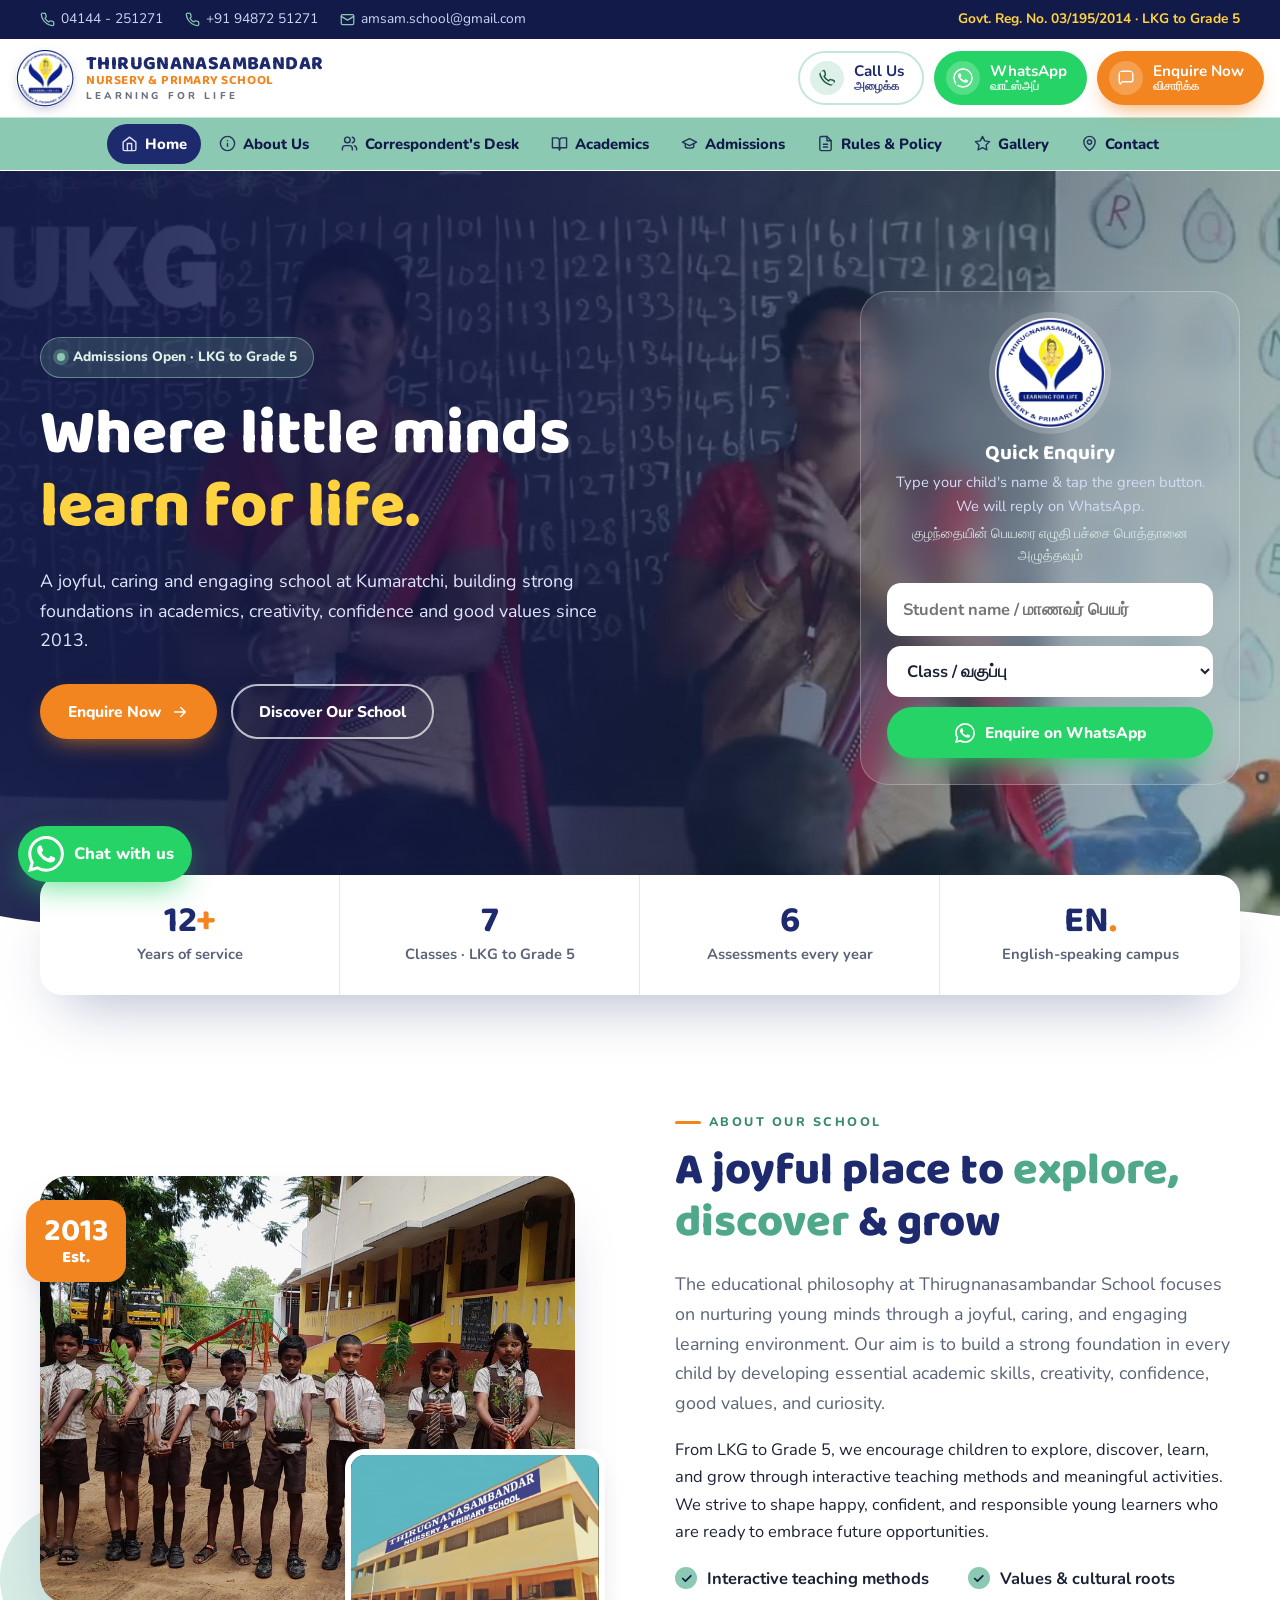
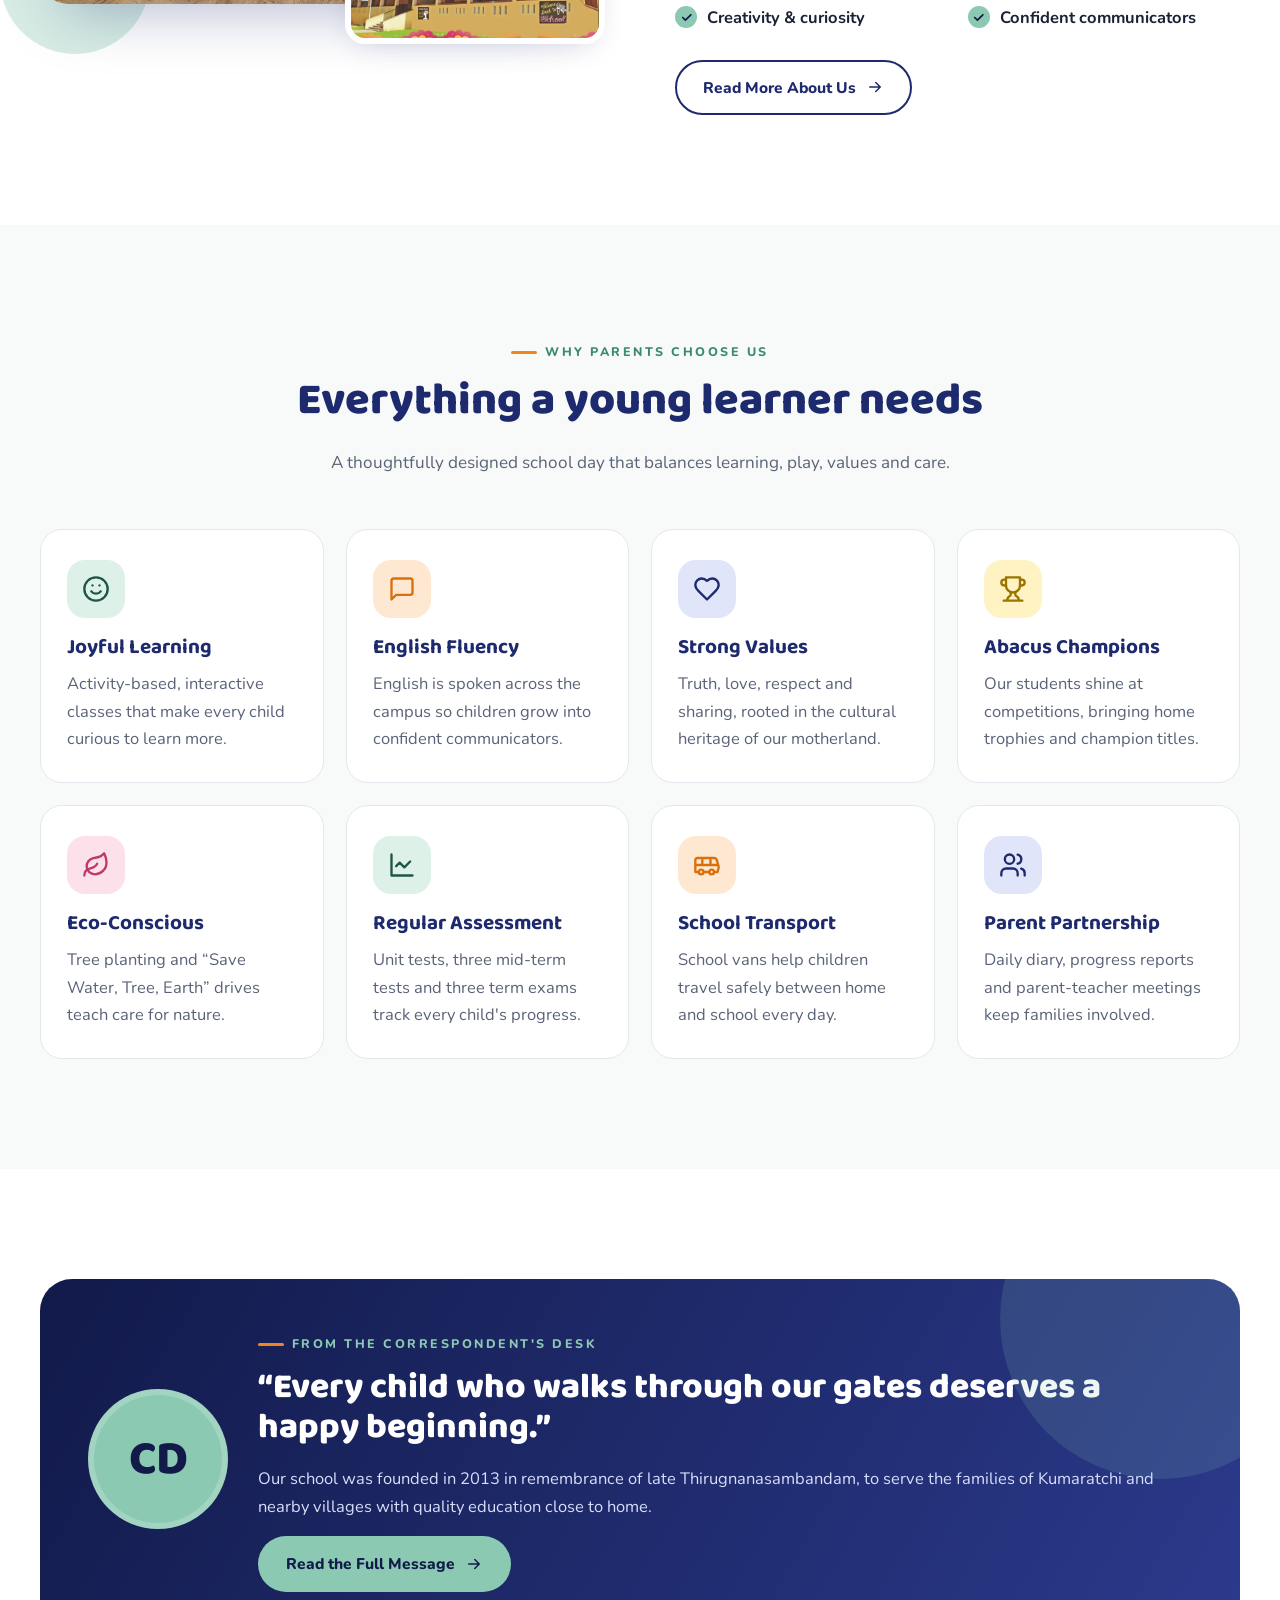
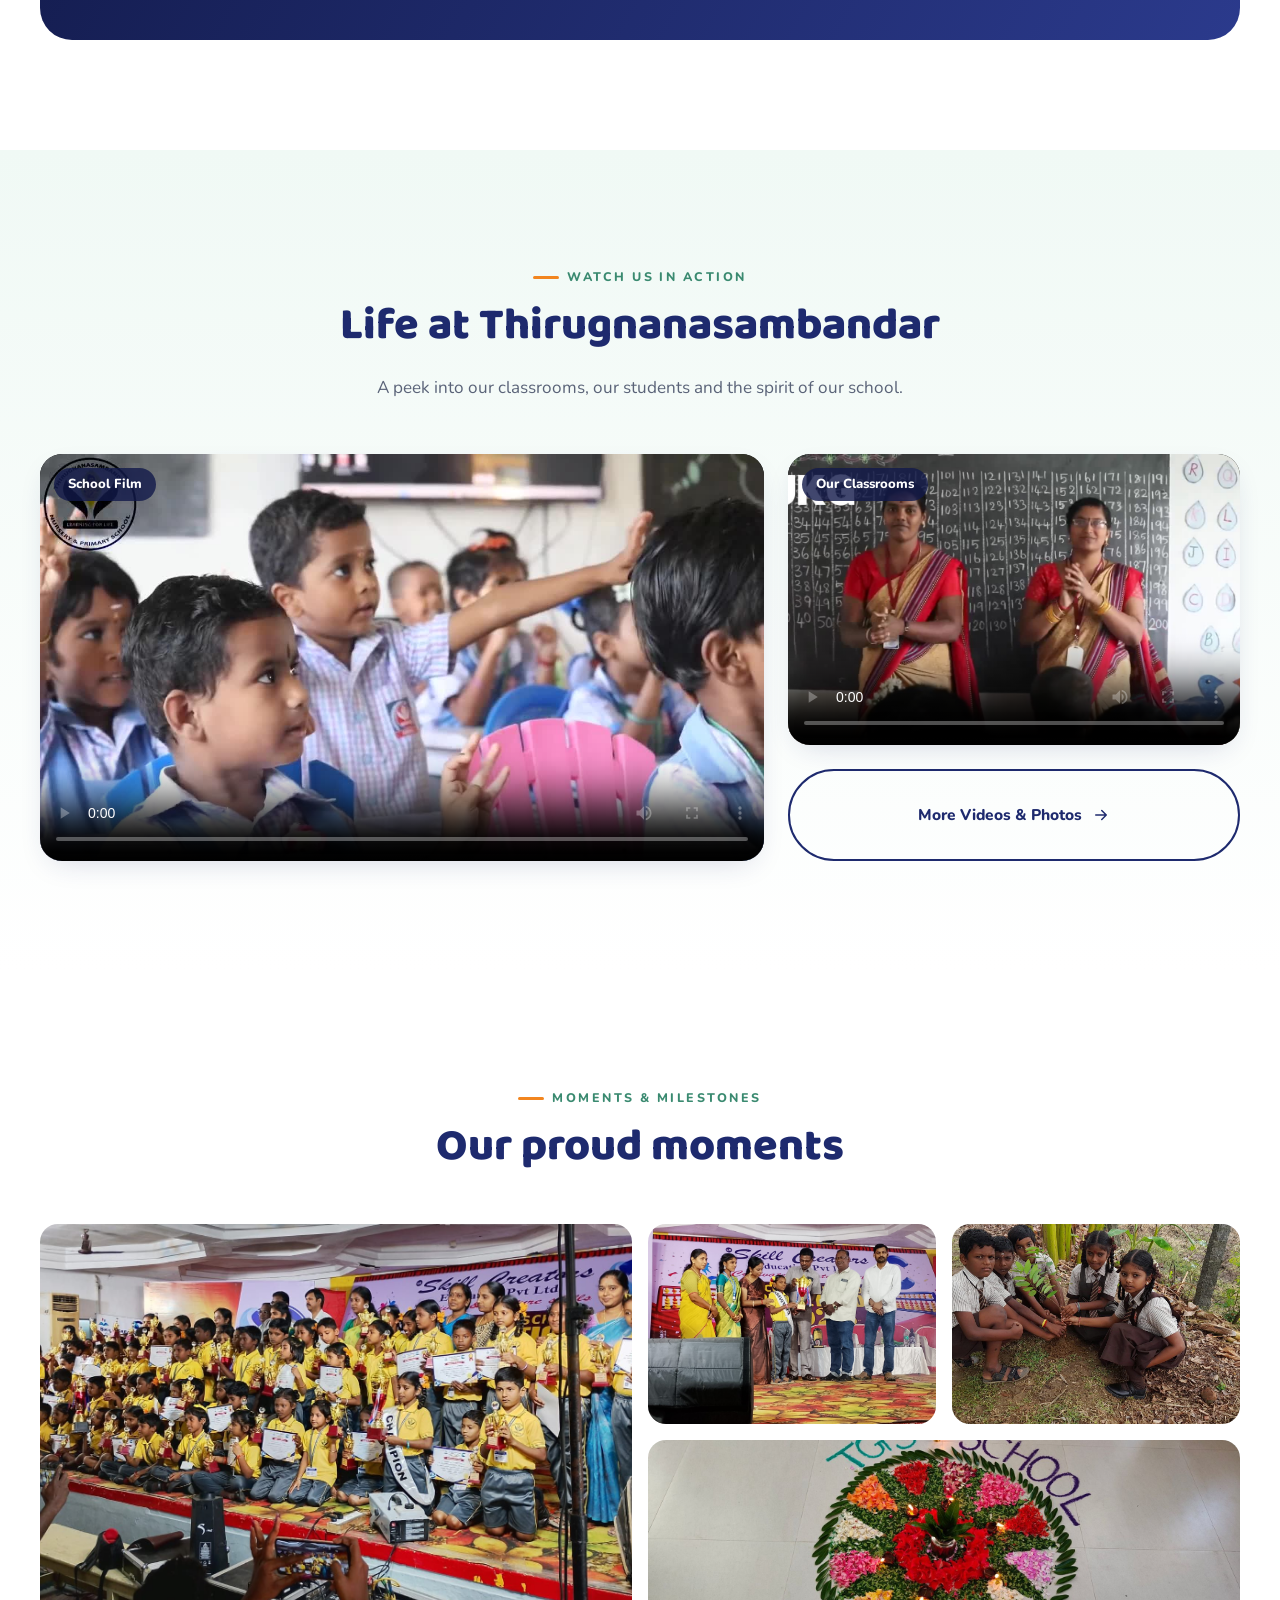
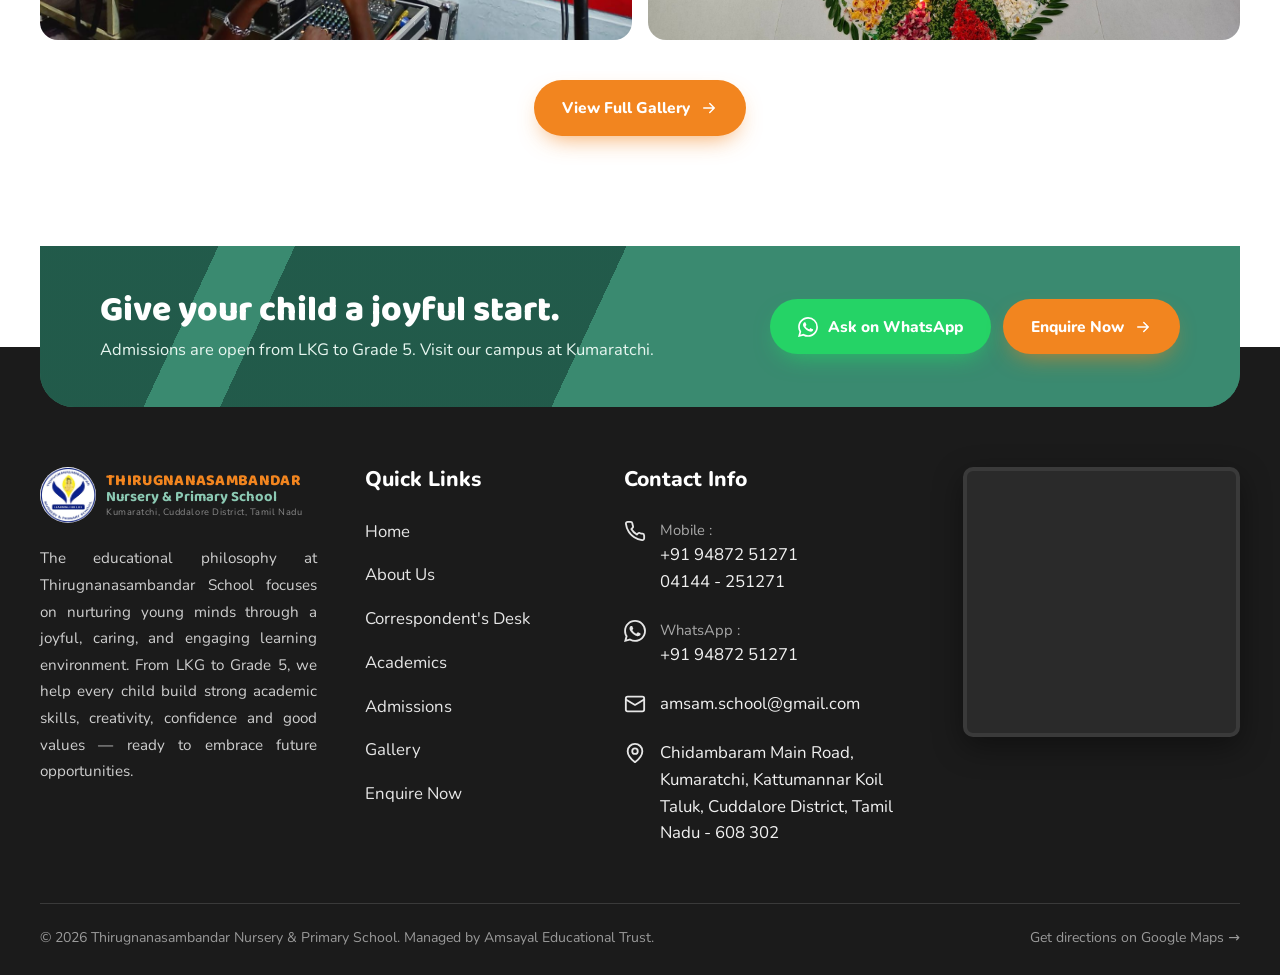
<file: index.html>
<!DOCTYPE html>
<html lang="en">
<head>
<meta charset="utf-8">
<meta name="viewport" content="width=device-width, initial-scale=1">
<title>Thirugnanasambandar Nursery & Primary School, Kumaratchi | Learning for Life</title>
<meta name="description" content="Thirugnanasambandar Nursery & Primary School, Kumaratchi - a joyful, caring LKG to Grade 5 school managed by Amsayal Educational Trust.">
<meta name="theme-color" content="#8BC9B3">
<meta property="og:title" content="Thirugnanasambandar Nursery & Primary School, Kumaratchi | Learning for Life">
<meta property="og:description" content="Thirugnanasambandar Nursery & Primary School, Kumaratchi - a joyful, caring LKG to Grade 5 school managed by Amsayal Educational Trust.">
<meta property="og:image" content="assets/img/school-building.jpg">
<link rel="icon" href="assets/img/logo.jpg">
<link rel="preconnect" href="https://fonts.googleapis.com"><link rel="preconnect" href="https://fonts.gstatic.com" crossorigin>
<link href="https://fonts.googleapis.com/css2?family=Baloo+2:wght@600;700;800&family=Nunito:wght@400;600;700;800&display=swap" rel="stylesheet">
<link rel="stylesheet" href="assets/css/style.css">
</head>
<body>
<a class="skip" href="#main">Skip to content</a>
<div class="topbar"><div class="wrap">
  <div class="tb-left">
    <a href="tel:+914144251271"><svg viewBox="0 0 24 24" fill="none" stroke="currentColor" stroke-width="2" stroke-linecap="round" stroke-linejoin="round" aria-hidden="true"><path d="M22 16.9v3a2 2 0 0 1-2.2 2 19.8 19.8 0 0 1-8.6-3.1 19.5 19.5 0 0 1-6-6A19.8 19.8 0 0 1 2.1 4.2 2 2 0 0 1 4.1 2h3a2 2 0 0 1 2 1.7c.1 1 .4 1.9.7 2.8a2 2 0 0 1-.5 2.1L8 9.9a16 16 0 0 0 6 6l1.3-1.3a2 2 0 0 1 2.1-.4c.9.3 1.8.6 2.8.7a2 2 0 0 1 1.7 2z"/></svg> 04144 - 251271</a>
    <a href="tel:+919487251271"><svg viewBox="0 0 24 24" fill="none" stroke="currentColor" stroke-width="2" stroke-linecap="round" stroke-linejoin="round" aria-hidden="true"><path d="M22 16.9v3a2 2 0 0 1-2.2 2 19.8 19.8 0 0 1-8.6-3.1 19.5 19.5 0 0 1-6-6A19.8 19.8 0 0 1 2.1 4.2 2 2 0 0 1 4.1 2h3a2 2 0 0 1 2 1.7c.1 1 .4 1.9.7 2.8a2 2 0 0 1-.5 2.1L8 9.9a16 16 0 0 0 6 6l1.3-1.3a2 2 0 0 1 2.1-.4c.9.3 1.8.6 2.8.7a2 2 0 0 1 1.7 2z"/></svg> +91 94872 51271</a>
    <a class="tb-mail" href="mailto:amsam.school@gmail.com"><svg viewBox="0 0 24 24" fill="none" stroke="currentColor" stroke-width="2" stroke-linecap="round" stroke-linejoin="round" aria-hidden="true"><rect x="2" y="4" width="20" height="16" rx="2"/><path d="m22 7-10 6L2 7"/></svg> amsam.school@gmail.com</a>
  </div>
  <div class="tb-right">Govt. Reg. No. 03/195/2014 &middot; LKG to Grade 5</div>
</div></div>
<header class="header">
  <div class="wrap head-row">
    <a class="brand" href="index.html" aria-label="Thirugnanasambandar Nursery &amp; Primary School home">
      <img src="assets/img/logo.jpg" alt="School emblem" width="58" height="58">
      <span class="brand-text"><b>THIRUGNANASAMBANDAR</b><span>NURSERY &amp; PRIMARY SCHOOL</span><small>LEARNING FOR LIFE</small></span>
    </a>
    <div class="head-actions">
      <a class="hbtn hbtn-call" href="tel:+919487251271" aria-label="Call the school"><svg viewBox="0 0 24 24" fill="none" stroke="currentColor" stroke-width="2" stroke-linecap="round" stroke-linejoin="round" aria-hidden="true"><path d="M22 16.9v3a2 2 0 0 1-2.2 2 19.8 19.8 0 0 1-8.6-3.1 19.5 19.5 0 0 1-6-6A19.8 19.8 0 0 1 2.1 4.2 2 2 0 0 1 4.1 2h3a2 2 0 0 1 2 1.7c.1 1 .4 1.9.7 2.8a2 2 0 0 1-.5 2.1L8 9.9a16 16 0 0 0 6 6l1.3-1.3a2 2 0 0 1 2.1-.4c.9.3 1.8.6 2.8.7a2 2 0 0 1 1.7 2z"/></svg><span><b>Call Us</b><small>அழைக்க</small></span></a>
      <a class="hbtn hbtn-wa" href="https://wa.me/919487251271?text=Hello%20Thirugnanasambandar%20School%2C%20I%20have%20an%20enquiry." target="_blank" rel="noopener" aria-label="Chat on WhatsApp"><svg viewBox="0 0 24 24" fill="currentColor" aria-hidden="true"><path d="M17.47 14.38c-.3-.15-1.76-.87-2.03-.97-.27-.1-.47-.15-.67.15-.2.3-.77.97-.94 1.16-.17.2-.35.22-.64.07-.3-.15-1.26-.46-2.39-1.47-.88-.79-1.48-1.76-1.65-2.06-.17-.3-.02-.46.13-.6.13-.14.3-.35.45-.52.15-.17.2-.3.3-.5.1-.2.05-.37-.03-.52-.07-.15-.67-1.61-.92-2.2-.24-.58-.49-.5-.67-.51h-.57c-.2 0-.52.07-.79.37-.27.3-1.04 1.02-1.04 2.48 0 1.46 1.07 2.88 1.21 3.07.15.2 2.1 3.2 5.08 4.49.71.3 1.26.49 1.7.63.71.22 1.36.19 1.87.12.57-.09 1.76-.72 2-1.41.25-.7.25-1.29.18-1.41-.08-.13-.28-.2-.57-.35m-5.42 7.4h-.01a9.87 9.87 0 0 1-5.03-1.38l-.36-.21-3.74.98 1-3.65-.24-.37a9.86 9.86 0 0 1-1.51-5.26c0-5.45 4.44-9.88 9.89-9.88 2.64 0 5.12 1.03 6.99 2.9a9.83 9.83 0 0 1 2.89 6.99c0 5.45-4.44 9.88-9.89 9.88m8.41-18.3A11.82 11.82 0 0 0 12.05 0C5.5 0 .16 5.34.16 11.89c0 2.1.55 4.14 1.59 5.95L.06 24l6.3-1.65a11.88 11.88 0 0 0 5.68 1.45h.01c6.55 0 11.89-5.34 11.89-11.89a11.82 11.82 0 0 0-3.48-8.41z"/></svg><span><b>WhatsApp</b><small>வாட்ஸ்அப்</small></span></a>
      <a class="hbtn hbtn-enq" href="enquire.html"><svg viewBox="0 0 24 24" fill="none" stroke="currentColor" stroke-width="2" stroke-linecap="round" stroke-linejoin="round" aria-hidden="true"><path d="M21 15a2 2 0 0 1-2 2H7l-4 4V5a2 2 0 0 1 2-2h14a2 2 0 0 1 2 2z"/></svg><span><b>Enquire Now</b><small>விசாரிக்க</small></span></a>
    </div>
  </div>
  <nav class="quicknav" aria-label="Quick links"><div class="wrap"><a href="index.html" class="active" aria-current="page"><svg viewBox="0 0 24 24" fill="none" stroke="currentColor" stroke-width="2" stroke-linecap="round" stroke-linejoin="round" aria-hidden="true"><path d="m3 10 9-7 9 7v10a2 2 0 0 1-2 2H5a2 2 0 0 1-2-2z"/><path d="M9 22V12h6v10"/></svg><span>Home</span></a><a href="about.html"><svg viewBox="0 0 24 24" fill="none" stroke="currentColor" stroke-width="2" stroke-linecap="round" stroke-linejoin="round" aria-hidden="true"><circle cx="12" cy="12" r="10"/><path d="M12 16v-4M12 8h.01"/></svg><span>About Us</span></a><a href="correspondent.html"><svg viewBox="0 0 24 24" fill="none" stroke="currentColor" stroke-width="2" stroke-linecap="round" stroke-linejoin="round" aria-hidden="true"><path d="M16 21v-2a4 4 0 0 0-4-4H6a4 4 0 0 0-4 4v2"/><circle cx="9" cy="7" r="4"/><path d="M22 21v-2a4 4 0 0 0-3-3.9M16 3.1a4 4 0 0 1 0 7.8"/></svg><span>Correspondent's Desk</span></a><a href="academics.html"><svg viewBox="0 0 24 24" fill="none" stroke="currentColor" stroke-width="2" stroke-linecap="round" stroke-linejoin="round" aria-hidden="true"><path d="M2 4h6a4 4 0 0 1 4 4v13a3 3 0 0 0-3-3H2z"/><path d="M22 4h-6a4 4 0 0 0-4 4v13a3 3 0 0 1 3-3h7z"/></svg><span>Academics</span></a><a href="admissions.html"><svg viewBox="0 0 24 24" fill="none" stroke="currentColor" stroke-width="2" stroke-linecap="round" stroke-linejoin="round" aria-hidden="true"><path d="M22 10 12 5 2 10l10 5 10-5z"/><path d="M6 12v5c3 2 9 2 12 0v-5"/></svg><span>Admissions</span></a><a href="rules.html"><svg viewBox="0 0 24 24" fill="none" stroke="currentColor" stroke-width="2" stroke-linecap="round" stroke-linejoin="round" aria-hidden="true"><path d="M14 2H6a2 2 0 0 0-2 2v16a2 2 0 0 0 2 2h12a2 2 0 0 0 2-2V8z"/><path d="M14 2v6h6M9 13h6M9 17h6"/></svg><span>Rules &amp; Policy</span></a><a href="gallery.html"><svg viewBox="0 0 24 24" fill="none" stroke="currentColor" stroke-width="2" stroke-linecap="round" stroke-linejoin="round" aria-hidden="true"><path d="m12 2 3.1 6.3 6.9 1-5 4.9 1.2 6.8L12 17.8 5.8 21l1.2-6.8-5-4.9 6.9-1z"/></svg><span>Gallery</span></a><a href="contact.html"><svg viewBox="0 0 24 24" fill="none" stroke="currentColor" stroke-width="2" stroke-linecap="round" stroke-linejoin="round" aria-hidden="true"><path d="M20 10c0 6-8 12-8 12s-8-6-8-12a8 8 0 0 1 16 0z"/><circle cx="12" cy="10" r="3"/></svg><span>Contact</span></a></div></nav>
</header>
<main id="main">

<section class="hero">
  <video class="hero-video" autoplay muted loop playsinline poster="assets/img/poster-classrooms.jpg" aria-hidden="true">
    <source src="assets/video/hero-loop.mp4" type="video/mp4">
  </video>
  <div class="wrap">
    <div class="reveal">
      <span class="pill"><i></i> Admissions Open &middot; LKG to Grade 5</span>
      <h1>Where little minds <span class="hl">learn for life.</span></h1>
      <p class="lead">A joyful, caring and engaging school at Kumaratchi, building strong foundations in academics, creativity, confidence and good values since 2013.</p>
      <div class="hero-ctas">
        <a class="btn btn-primary" href="enquire.html">Enquire Now <svg viewBox="0 0 24 24" fill="none" stroke="currentColor" stroke-width="2" stroke-linecap="round" stroke-linejoin="round" aria-hidden="true"><path d="M5 12h14M13 6l6 6-6 6"/></svg></a>
        <a class="btn btn-ghost" href="about.html">Discover Our School</a>
      </div>
    </div>
    <aside class="hero-card reveal">
      <img class="emblem" src="assets/img/logo.jpg" alt="Thirugnanasambandar school emblem" width="96" height="96">
      <h3>Quick Enquiry</h3>
      <p>Type your child's name &amp; tap the green button. We will reply on WhatsApp.<br><span class="ta">குழந்தையின் பெயரை எழுதி பச்சை பொத்தானை அழுத்தவும்</span></p>
      <form class="quick-enq" data-wa-form>
        <input type="hidden" name="topic" value="Admission">
        <label class="sr" for="q-student">Student name</label>
        <input id="q-student" name="student" placeholder="Student name / மாணவர் பெயர்" required>
        <label class="sr" for="q-grade">Class</label>
        <select id="q-grade" name="grade"><option value="">Class / வகுப்பு</option><option>LKG</option><option>UKG</option><option>Grade 1</option><option>Grade 2</option><option>Grade 3</option><option>Grade 4</option><option>Grade 5</option></select>
        <button class="btn btn-wa" type="submit"><svg viewBox="0 0 24 24" fill="currentColor" aria-hidden="true"><path d="M17.47 14.38c-.3-.15-1.76-.87-2.03-.97-.27-.1-.47-.15-.67.15-.2.3-.77.97-.94 1.16-.17.2-.35.22-.64.07-.3-.15-1.26-.46-2.39-1.47-.88-.79-1.48-1.76-1.65-2.06-.17-.3-.02-.46.13-.6.13-.14.3-.35.45-.52.15-.17.2-.3.3-.5.1-.2.05-.37-.03-.52-.07-.15-.67-1.61-.92-2.2-.24-.58-.49-.5-.67-.51h-.57c-.2 0-.52.07-.79.37-.27.3-1.04 1.02-1.04 2.48 0 1.46 1.07 2.88 1.21 3.07.15.2 2.1 3.2 5.08 4.49.71.3 1.26.49 1.7.63.71.22 1.36.19 1.87.12.57-.09 1.76-.72 2-1.41.25-.7.25-1.29.18-1.41-.08-.13-.28-.2-.57-.35m-5.42 7.4h-.01a9.87 9.87 0 0 1-5.03-1.38l-.36-.21-3.74.98 1-3.65-.24-.37a9.86 9.86 0 0 1-1.51-5.26c0-5.45 4.44-9.88 9.89-9.88 2.64 0 5.12 1.03 6.99 2.9a9.83 9.83 0 0 1 2.89 6.99c0 5.45-4.44 9.88-9.89 9.88m8.41-18.3A11.82 11.82 0 0 0 12.05 0C5.5 0 .16 5.34.16 11.89c0 2.1.55 4.14 1.59 5.95L.06 24l6.3-1.65a11.88 11.88 0 0 0 5.68 1.45h.01c6.55 0 11.89-5.34 11.89-11.89a11.82 11.82 0 0 0-3.48-8.41z"/></svg> Enquire on WhatsApp</button>
      </form>
    </aside>
  </div>
  <div class="wave"><svg viewBox="0 0 1440 70" preserveAspectRatio="none"><path fill="#fff" d="M0 40 C 240 80 480 0 720 30 C 960 60 1200 10 1440 40 L1440 70 L0 70Z"/></svg></div>
</section>

<section class="stats"><div class="wrap"><div class="grid reveal">
  <div class="stat"><b><span data-count="13">13</span><em>+</em></b><span>Years of service</span></div>
  <div class="stat"><b><span data-count="7">7</span></b><span>Classes &middot; LKG to Grade 5</span></div>
  <div class="stat"><b><span data-count="6">6</span></b><span>Assessments every year</span></div>
  <div class="stat"><b>EN<em>.</em></b><span>English-speaking campus</span></div>
</div></div></section>

<section class="section"><div class="wrap split">
  <div class="collage reveal">
    <img class="main" src="assets/img/eco-saplings.jpg" alt="Students holding saplings in front of the school building" loading="lazy">
    <img class="float" src="assets/img/school-building.jpg" alt="Thirugnanasambandar Nursery and Primary School building" loading="lazy">
    <div class="badge"><b>2013</b>Est.</div>
  </div>
  <div class="reveal">
    <span class="eyebrow">About Our School</span>
    <h2>A joyful place to <span class="hl-mint">explore, discover</span> &amp; grow</h2>
    <p class="lead">The educational philosophy at Thirugnanasambandar School focuses on nurturing young minds through a joyful, caring, and engaging learning environment. Our aim is to build a strong foundation in every child by developing essential academic skills, creativity, confidence, good values, and curiosity.</p>
    <p>From LKG to Grade 5, we encourage children to explore, discover, learn, and grow through interactive teaching methods and meaningful activities. We strive to shape happy, confident, and responsible young learners who are ready to embrace future opportunities.</p>
    <ul class="checks">
      <li>Interactive teaching methods</li><li>Values &amp; cultural roots</li>
      <li>Creativity &amp; curiosity</li><li>Confident communicators</li>
    </ul>
    <a class="btn btn-outline" href="about.html">Read More About Us <svg viewBox="0 0 24 24" fill="none" stroke="currentColor" stroke-width="2" stroke-linecap="round" stroke-linejoin="round" aria-hidden="true"><path d="M5 12h14M13 6l6 6-6 6"/></svg></a>
  </div>
</div></section>

<section class="section soft"><div class="wrap">
  <div class="head center reveal"><span class="eyebrow">Why Parents Choose Us</span><h2>Everything a young learner needs</h2>
  <p>A thoughtfully designed school day that balances learning, play, values and care.</p></div>
  <div class="grid-4">
    <div class="card reveal"><div class="ic"><svg viewBox="0 0 24 24" fill="none" stroke="currentColor" stroke-width="2" stroke-linecap="round" stroke-linejoin="round" aria-hidden="true"><circle cx="12" cy="12" r="10"/><path d="M8 14s1.5 2 4 2 4-2 4-2M9 9h.01M15 9h.01"/></svg></div><h3>Joyful Learning</h3><p>Activity-based, interactive classes that make every child curious to learn more.</p></div>
    <div class="card c-orange reveal"><div class="ic"><svg viewBox="0 0 24 24" fill="none" stroke="currentColor" stroke-width="2" stroke-linecap="round" stroke-linejoin="round" aria-hidden="true"><path d="M21 15a2 2 0 0 1-2 2H7l-4 4V5a2 2 0 0 1 2-2h14a2 2 0 0 1 2 2z"/></svg></div><h3>English Fluency</h3><p>English is spoken across the campus so children grow into confident communicators.</p></div>
    <div class="card c-navy reveal"><div class="ic"><svg viewBox="0 0 24 24" fill="none" stroke="currentColor" stroke-width="2" stroke-linecap="round" stroke-linejoin="round" aria-hidden="true"><path d="M19 14c1.5-1.5 3-3.2 3-5.5A5.5 5.5 0 0 0 16.5 3c-1.8 0-3 .5-4.5 2-1.5-1.5-2.7-2-4.5-2A5.5 5.5 0 0 0 2 8.5c0 2.3 1.5 4 3 5.5l7 7z"/></svg></div><h3>Strong Values</h3><p>Truth, love, respect and sharing, rooted in the cultural heritage of our motherland.</p></div>
    <div class="card c-sun reveal"><div class="ic"><svg viewBox="0 0 24 24" fill="none" stroke="currentColor" stroke-width="2" stroke-linecap="round" stroke-linejoin="round" aria-hidden="true"><path d="M6 9H4.5a2.5 2.5 0 0 1 0-5H6M18 9h1.5a2.5 2.5 0 0 0 0-5H18M4 22h16M10 14.7V17c0 .6-.5 1-1 1.2C7.9 18.8 7 20.2 7 22M14 14.7V17c0 .6.5 1 1 1.2 1.1.5 2 2 2 3.8"/><path d="M18 2H6v7a6 6 0 0 0 12 0z"/></svg></div><h3>Abacus Champions</h3><p>Our students shine at competitions, bringing home trophies and champion titles.</p></div>
    <div class="card c-berry reveal"><div class="ic"><svg viewBox="0 0 24 24" fill="none" stroke="currentColor" stroke-width="2" stroke-linecap="round" stroke-linejoin="round" aria-hidden="true"><path d="M11 20A7 7 0 0 1 9.8 6.1C15.5 5 17 4.5 19 2c1 2 2 4.2 2 8 0 5.5-4.8 10-10 10z"/><path d="M2 21c0-3 1.9-5.4 5.2-6.1 2.4-.5 4.6-1.6 5.8-3.9"/></svg></div><h3>Eco-Conscious</h3><p>Tree planting and &ldquo;Save Water, Tree, Earth&rdquo; drives teach care for nature.</p></div>
    <div class="card reveal"><div class="ic"><svg viewBox="0 0 24 24" fill="none" stroke="currentColor" stroke-width="2" stroke-linecap="round" stroke-linejoin="round" aria-hidden="true"><path d="M3 3v18h18"/><path d="m19 9-5 5-4-4-3 3"/></svg></div><h3>Regular Assessment</h3><p>Unit tests, three mid-term tests and three term exams track every child's progress.</p></div>
    <div class="card c-orange reveal"><div class="ic"><svg viewBox="0 0 24 24" fill="none" stroke="currentColor" stroke-width="2" stroke-linecap="round" stroke-linejoin="round" aria-hidden="true"><path d="M8 6v6M15 6v6M2 12h19.6M18 18h3s.5-1.7.8-2.8c.1-.4.2-.8.2-1.2s-.1-.8-.2-1.2l-1.4-5C20.1 6.8 19.1 6 18 6H4a2 2 0 0 0-2 2v10h3"/><circle cx="7" cy="18" r="2"/><path d="M9 18h5"/><circle cx="16" cy="18" r="2"/></svg></div><h3>School Transport</h3><p>School vans help children travel safely between home and school every day.</p></div>
    <div class="card c-navy reveal"><div class="ic"><svg viewBox="0 0 24 24" fill="none" stroke="currentColor" stroke-width="2" stroke-linecap="round" stroke-linejoin="round" aria-hidden="true"><path d="M16 21v-2a4 4 0 0 0-4-4H6a4 4 0 0 0-4 4v2"/><circle cx="9" cy="7" r="4"/><path d="M22 21v-2a4 4 0 0 0-3-3.9M16 3.1a4 4 0 0 1 0 7.8"/></svg></div><h3>Parent Partnership</h3><p>Daily diary, progress reports and parent-teacher meetings keep families involved.</p></div>
  </div>
</div></section>

<section class="section"><div class="wrap">
  <div class="desk-teaser reveal">
    <div class="av" aria-hidden="true">CD</div>
    <div>
      <span class="eyebrow">From the Correspondent's Desk</span>
      <h2>&ldquo;Every child who walks through our gates deserves a happy beginning.&rdquo;</h2>
      <p>Our school was founded in 2013 in remembrance of late Thirugnanasambandam, to serve the families of Kumaratchi and nearby villages with quality education close to home.</p>
      <a class="btn btn-mint" href="correspondent.html">Read the Full Message <svg viewBox="0 0 24 24" fill="none" stroke="currentColor" stroke-width="2" stroke-linecap="round" stroke-linejoin="round" aria-hidden="true"><path d="M5 12h14M13 6l6 6-6 6"/></svg></a>
    </div>
  </div>
</div></section>

<section class="section mint"><div class="wrap">
  <div class="head center reveal"><span class="eyebrow">Watch Us in Action</span><h2>Life at Thirugnanasambandar</h2>
  <p>A peek into our classrooms, our students and the spirit of our school.</p></div>
  <div class="video-grid">
    <div class="vcard reveal"><span class="cap">School Film</span>
      <video controls preload="metadata" playsinline poster="assets/img/poster-promo.jpg"><source src="assets/video/school-promo.mp4" type="video/mp4"></video></div>
    <div class="video-stack">
      <div class="vcard reveal"><span class="cap">Our Classrooms</span>
        <video controls preload="metadata" playsinline poster="assets/img/poster-classrooms.jpg"><source src="assets/video/classrooms.mp4" type="video/mp4"></video></div>
      <a class="btn btn-outline reveal" href="gallery.html#videos" style="justify-content:center">More Videos &amp; Photos <svg viewBox="0 0 24 24" fill="none" stroke="currentColor" stroke-width="2" stroke-linecap="round" stroke-linejoin="round" aria-hidden="true"><path d="M5 12h14M13 6l6 6-6 6"/></svg></a>
    </div>
  </div>
</div></section>

<section class="section"><div class="wrap">
  <div class="head center reveal"><span class="eyebrow">Moments &amp; Milestones</span><h2>Our proud moments</h2></div>
  <div class="mosaic reveal">
    <a class="w2 h2" href="gallery.html"><img src="assets/img/abacus-award-stage.jpg" alt="Students with trophies and certificates on stage" loading="lazy"></a>
    <a href="gallery.html"><img src="assets/img/champion-trophy.jpg" alt="Champion student receiving the trophy" loading="lazy"></a>
    <a href="gallery.html"><img src="assets/img/tree-planting.jpg" alt="Students planting a sapling" loading="lazy"></a>
    <a class="w2" href="gallery.html"><img src="assets/img/flower-rangoli.jpg" alt="Flower rangoli with TGS School written" loading="lazy"></a>
  </div>
  <div class="center mt-3"><a class="btn btn-primary" href="gallery.html">View Full Gallery <svg viewBox="0 0 24 24" fill="none" stroke="currentColor" stroke-width="2" stroke-linecap="round" stroke-linejoin="round" aria-hidden="true"><path d="M5 12h14M13 6l6 6-6 6"/></svg></a></div>
</div></section>

</main>
<section class="cta-band"><div class="wrap"><div class="cta-inner">
  <div><h2>Give your child a joyful start.</h2><p>Admissions are open from LKG to Grade 5. Visit our campus at Kumaratchi.</p></div>
  <div style="display:flex;gap:12px;flex-wrap:wrap"><a class="btn btn-wa" href="https://wa.me/919487251271?text=Hello%20Thirugnanasambandar%20School%2C%20I%20want%20to%20know%20about%20admission." target="_blank" rel="noopener"><svg viewBox="0 0 24 24" fill="currentColor" aria-hidden="true"><path d="M17.47 14.38c-.3-.15-1.76-.87-2.03-.97-.27-.1-.47-.15-.67.15-.2.3-.77.97-.94 1.16-.17.2-.35.22-.64.07-.3-.15-1.26-.46-2.39-1.47-.88-.79-1.48-1.76-1.65-2.06-.17-.3-.02-.46.13-.6.13-.14.3-.35.45-.52.15-.17.2-.3.3-.5.1-.2.05-.37-.03-.52-.07-.15-.67-1.61-.92-2.2-.24-.58-.49-.5-.67-.51h-.57c-.2 0-.52.07-.79.37-.27.3-1.04 1.02-1.04 2.48 0 1.46 1.07 2.88 1.21 3.07.15.2 2.1 3.2 5.08 4.49.71.3 1.26.49 1.7.63.71.22 1.36.19 1.87.12.57-.09 1.76-.72 2-1.41.25-.7.25-1.29.18-1.41-.08-.13-.28-.2-.57-.35m-5.42 7.4h-.01a9.87 9.87 0 0 1-5.03-1.38l-.36-.21-3.74.98 1-3.65-.24-.37a9.86 9.86 0 0 1-1.51-5.26c0-5.45 4.44-9.88 9.89-9.88 2.64 0 5.12 1.03 6.99 2.9a9.83 9.83 0 0 1 2.89 6.99c0 5.45-4.44 9.88-9.89 9.88m8.41-18.3A11.82 11.82 0 0 0 12.05 0C5.5 0 .16 5.34.16 11.89c0 2.1.55 4.14 1.59 5.95L.06 24l6.3-1.65a11.88 11.88 0 0 0 5.68 1.45h.01c6.55 0 11.89-5.34 11.89-11.89a11.82 11.82 0 0 0-3.48-8.41z"/></svg> Ask on WhatsApp</a><a class="btn btn-primary" href="enquire.html">Enquire Now <svg viewBox="0 0 24 24" fill="none" stroke="currentColor" stroke-width="2" stroke-linecap="round" stroke-linejoin="round" aria-hidden="true"><path d="M5 12h14M13 6l6 6-6 6"/></svg></a></div>
</div></div></section>
<footer class="site-footer">
  <div class="wrap footer-grid">
    <div>
      <a class="f-brand" href="index.html"><img src="assets/img/logo.jpg" alt="School emblem" width="56" height="56" loading="lazy">
        <div><b>THIRUGNANASAMBANDAR</b><span>Nursery &amp; Primary School</span><small>Kumaratchi, Cuddalore District, Tamil Nadu</small></div></a>
      <p class="f-about">The educational philosophy at Thirugnanasambandar School focuses on nurturing young minds through a joyful, caring, and engaging learning environment. From LKG to Grade 5, we help every child build strong academic skills, creativity, confidence and good values &mdash; ready to embrace future opportunities.</p>
    </div>
    <div>
      <h4>Quick Links</h4>
      <ul class="f-links">
        <li><a href="index.html">Home</a></li>
        <li><a href="about.html">About Us</a></li>
        <li><a href="correspondent.html">Correspondent's Desk</a></li>
        <li><a href="academics.html">Academics</a></li>
        <li><a href="admissions.html">Admissions</a></li>
        <li><a href="gallery.html">Gallery</a></li>
        <li><a href="enquire.html">Enquire Now</a></li>
      </ul>
    </div>
    <div>
      <h4>Contact Info</h4>
      <ul class="f-contact">
        <li><svg viewBox="0 0 24 24" fill="none" stroke="currentColor" stroke-width="2" stroke-linecap="round" stroke-linejoin="round" aria-hidden="true"><path d="M22 16.9v3a2 2 0 0 1-2.2 2 19.8 19.8 0 0 1-8.6-3.1 19.5 19.5 0 0 1-6-6A19.8 19.8 0 0 1 2.1 4.2 2 2 0 0 1 4.1 2h3a2 2 0 0 1 2 1.7c.1 1 .4 1.9.7 2.8a2 2 0 0 1-.5 2.1L8 9.9a16 16 0 0 0 6 6l1.3-1.3a2 2 0 0 1 2.1-.4c.9.3 1.8.6 2.8.7a2 2 0 0 1 1.7 2z"/></svg><div><small>Mobile :</small><a href="tel:+919487251271">+91 94872 51271</a><br><a href="tel:+914144251271">04144 - 251271</a></div></li>
        <li><svg viewBox="0 0 24 24" fill="currentColor" aria-hidden="true"><path d="M17.47 14.38c-.3-.15-1.76-.87-2.03-.97-.27-.1-.47-.15-.67.15-.2.3-.77.97-.94 1.16-.17.2-.35.22-.64.07-.3-.15-1.26-.46-2.39-1.47-.88-.79-1.48-1.76-1.65-2.06-.17-.3-.02-.46.13-.6.13-.14.3-.35.45-.52.15-.17.2-.3.3-.5.1-.2.05-.37-.03-.52-.07-.15-.67-1.61-.92-2.2-.24-.58-.49-.5-.67-.51h-.57c-.2 0-.52.07-.79.37-.27.3-1.04 1.02-1.04 2.48 0 1.46 1.07 2.88 1.21 3.07.15.2 2.1 3.2 5.08 4.49.71.3 1.26.49 1.7.63.71.22 1.36.19 1.87.12.57-.09 1.76-.72 2-1.41.25-.7.25-1.29.18-1.41-.08-.13-.28-.2-.57-.35m-5.42 7.4h-.01a9.87 9.87 0 0 1-5.03-1.38l-.36-.21-3.74.98 1-3.65-.24-.37a9.86 9.86 0 0 1-1.51-5.26c0-5.45 4.44-9.88 9.89-9.88 2.64 0 5.12 1.03 6.99 2.9a9.83 9.83 0 0 1 2.89 6.99c0 5.45-4.44 9.88-9.89 9.88m8.41-18.3A11.82 11.82 0 0 0 12.05 0C5.5 0 .16 5.34.16 11.89c0 2.1.55 4.14 1.59 5.95L.06 24l6.3-1.65a11.88 11.88 0 0 0 5.68 1.45h.01c6.55 0 11.89-5.34 11.89-11.89a11.82 11.82 0 0 0-3.48-8.41z"/></svg><div><small>WhatsApp :</small><a href="https://wa.me/919487251271?text=Hello%20Thirugnanasambandar%20School%2C%20I%20have%20an%20enquiry." target="_blank" rel="noopener">+91 94872 51271</a></div></li>
        <li><svg viewBox="0 0 24 24" fill="none" stroke="currentColor" stroke-width="2" stroke-linecap="round" stroke-linejoin="round" aria-hidden="true"><rect x="2" y="4" width="20" height="16" rx="2"/><path d="m22 7-10 6L2 7"/></svg><div><a href="mailto:amsam.school@gmail.com">amsam.school@gmail.com</a></div></li>
        <li><svg viewBox="0 0 24 24" fill="none" stroke="currentColor" stroke-width="2" stroke-linecap="round" stroke-linejoin="round" aria-hidden="true"><path d="M20 10c0 6-8 12-8 12s-8-6-8-12a8 8 0 0 1 16 0z"/><circle cx="12" cy="10" r="3"/></svg><div><span>Chidambaram Main Road, Kumaratchi, Kattumannar Koil Taluk, Cuddalore District, Tamil Nadu - 608 302</span></div></li>
      </ul>
    </div>
    <div>
      <div class="f-map"><iframe src="https://maps.google.com/maps?q=Thirugnanasambandar%20Nursery%20and%20Primary%20School%2C%20Kumaratchi%2C%20Tamil%20Nadu%20608302&z=15&output=embed" title="School location on Google Maps" loading="lazy" referrerpolicy="no-referrer-when-downgrade" allowfullscreen></iframe></div>
    </div>
  </div>
  <div class="wrap f-bottom">
    <span>&copy; <span id="year">2026</span> Thirugnanasambandar Nursery &amp; Primary School. Managed by Amsayal Educational Trust.</span>
    <a href="https://maps.app.goo.gl/ySTkk5dZzBN9FbWP8?g_st=aw" target="_blank" rel="noopener">Get directions on Google Maps &rarr;</a>
  </div>
</footer>
<a class="wa-float" href="https://wa.me/919487251271?text=Hello%20Thirugnanasambandar%20School%2C%20I%20have%20an%20enquiry." target="_blank" rel="noopener" aria-label="Chat with the school on WhatsApp"><svg viewBox="0 0 24 24" fill="currentColor" aria-hidden="true"><path d="M17.47 14.38c-.3-.15-1.76-.87-2.03-.97-.27-.1-.47-.15-.67.15-.2.3-.77.97-.94 1.16-.17.2-.35.22-.64.07-.3-.15-1.26-.46-2.39-1.47-.88-.79-1.48-1.76-1.65-2.06-.17-.3-.02-.46.13-.6.13-.14.3-.35.45-.52.15-.17.2-.3.3-.5.1-.2.05-.37-.03-.52-.07-.15-.67-1.61-.92-2.2-.24-.58-.49-.5-.67-.51h-.57c-.2 0-.52.07-.79.37-.27.3-1.04 1.02-1.04 2.48 0 1.46 1.07 2.88 1.21 3.07.15.2 2.1 3.2 5.08 4.49.71.3 1.26.49 1.7.63.71.22 1.36.19 1.87.12.57-.09 1.76-.72 2-1.41.25-.7.25-1.29.18-1.41-.08-.13-.28-.2-.57-.35m-5.42 7.4h-.01a9.87 9.87 0 0 1-5.03-1.38l-.36-.21-3.74.98 1-3.65-.24-.37a9.86 9.86 0 0 1-1.51-5.26c0-5.45 4.44-9.88 9.89-9.88 2.64 0 5.12 1.03 6.99 2.9a9.83 9.83 0 0 1 2.89 6.99c0 5.45-4.44 9.88-9.89 9.88m8.41-18.3A11.82 11.82 0 0 0 12.05 0C5.5 0 .16 5.34.16 11.89c0 2.1.55 4.14 1.59 5.95L.06 24l6.3-1.65a11.88 11.88 0 0 0 5.68 1.45h.01c6.55 0 11.89-5.34 11.89-11.89a11.82 11.82 0 0 0-3.48-8.41z"/></svg><span>Chat with us</span></a>
<button class="to-top" aria-label="Back to top"><svg viewBox="0 0 24 24" fill="none" stroke="currentColor" stroke-width="2" stroke-linecap="round" stroke-linejoin="round" aria-hidden="true"><path d="m18 15-6-6-6 6"/></svg></button>
<nav class="action-bar" aria-label="Quick actions">
  <a href="tel:+919487251271"><svg viewBox="0 0 24 24" fill="none" stroke="currentColor" stroke-width="2" stroke-linecap="round" stroke-linejoin="round" aria-hidden="true"><path d="M22 16.9v3a2 2 0 0 1-2.2 2 19.8 19.8 0 0 1-8.6-3.1 19.5 19.5 0 0 1-6-6A19.8 19.8 0 0 1 2.1 4.2 2 2 0 0 1 4.1 2h3a2 2 0 0 1 2 1.7c.1 1 .4 1.9.7 2.8a2 2 0 0 1-.5 2.1L8 9.9a16 16 0 0 0 6 6l1.3-1.3a2 2 0 0 1 2.1-.4c.9.3 1.8.6 2.8.7a2 2 0 0 1 1.7 2z"/></svg><b>Call</b><small>அழைக்க</small></a>
  <a class="ab-wa" href="https://wa.me/919487251271?text=Hello%20Thirugnanasambandar%20School%2C%20I%20have%20an%20enquiry." target="_blank" rel="noopener"><svg viewBox="0 0 24 24" fill="currentColor" aria-hidden="true"><path d="M17.47 14.38c-.3-.15-1.76-.87-2.03-.97-.27-.1-.47-.15-.67.15-.2.3-.77.97-.94 1.16-.17.2-.35.22-.64.07-.3-.15-1.26-.46-2.39-1.47-.88-.79-1.48-1.76-1.65-2.06-.17-.3-.02-.46.13-.6.13-.14.3-.35.45-.52.15-.17.2-.3.3-.5.1-.2.05-.37-.03-.52-.07-.15-.67-1.61-.92-2.2-.24-.58-.49-.5-.67-.51h-.57c-.2 0-.52.07-.79.37-.27.3-1.04 1.02-1.04 2.48 0 1.46 1.07 2.88 1.21 3.07.15.2 2.1 3.2 5.08 4.49.71.3 1.26.49 1.7.63.71.22 1.36.19 1.87.12.57-.09 1.76-.72 2-1.41.25-.7.25-1.29.18-1.41-.08-.13-.28-.2-.57-.35m-5.42 7.4h-.01a9.87 9.87 0 0 1-5.03-1.38l-.36-.21-3.74.98 1-3.65-.24-.37a9.86 9.86 0 0 1-1.51-5.26c0-5.45 4.44-9.88 9.89-9.88 2.64 0 5.12 1.03 6.99 2.9a9.83 9.83 0 0 1 2.89 6.99c0 5.45-4.44 9.88-9.89 9.88m8.41-18.3A11.82 11.82 0 0 0 12.05 0C5.5 0 .16 5.34.16 11.89c0 2.1.55 4.14 1.59 5.95L.06 24l6.3-1.65a11.88 11.88 0 0 0 5.68 1.45h.01c6.55 0 11.89-5.34 11.89-11.89a11.82 11.82 0 0 0-3.48-8.41z"/></svg><b>WhatsApp</b><small>வாட்ஸ்அப்</small></a>
  <a href="https://wa.me/919487251271?text=Hello%20Thirugnanasambandar%20School%2C%20please%20share%20the%20fees%20details." target="_blank" rel="noopener"><svg viewBox="0 0 24 24" fill="none" stroke="currentColor" stroke-width="2" stroke-linecap="round" stroke-linejoin="round" aria-hidden="true"><path d="M14 2H6a2 2 0 0 0-2 2v16a2 2 0 0 0 2 2h12a2 2 0 0 0 2-2V8z"/><path d="M14 2v6h6M9 13h6M9 17h6"/></svg><b>Fees</b><small>கட்டணம்</small></a>
  <a class="ab-enq" href="enquire.html"><svg viewBox="0 0 24 24" fill="none" stroke="currentColor" stroke-width="2" stroke-linecap="round" stroke-linejoin="round" aria-hidden="true"><path d="M21 15a2 2 0 0 1-2 2H7l-4 4V5a2 2 0 0 1 2-2h14a2 2 0 0 1 2 2z"/></svg><b>Enquire</b><small>விசாரிக்க</small></a>
</nav>
<script src="assets/js/main.js"></script>
</body>
</html>
</file>
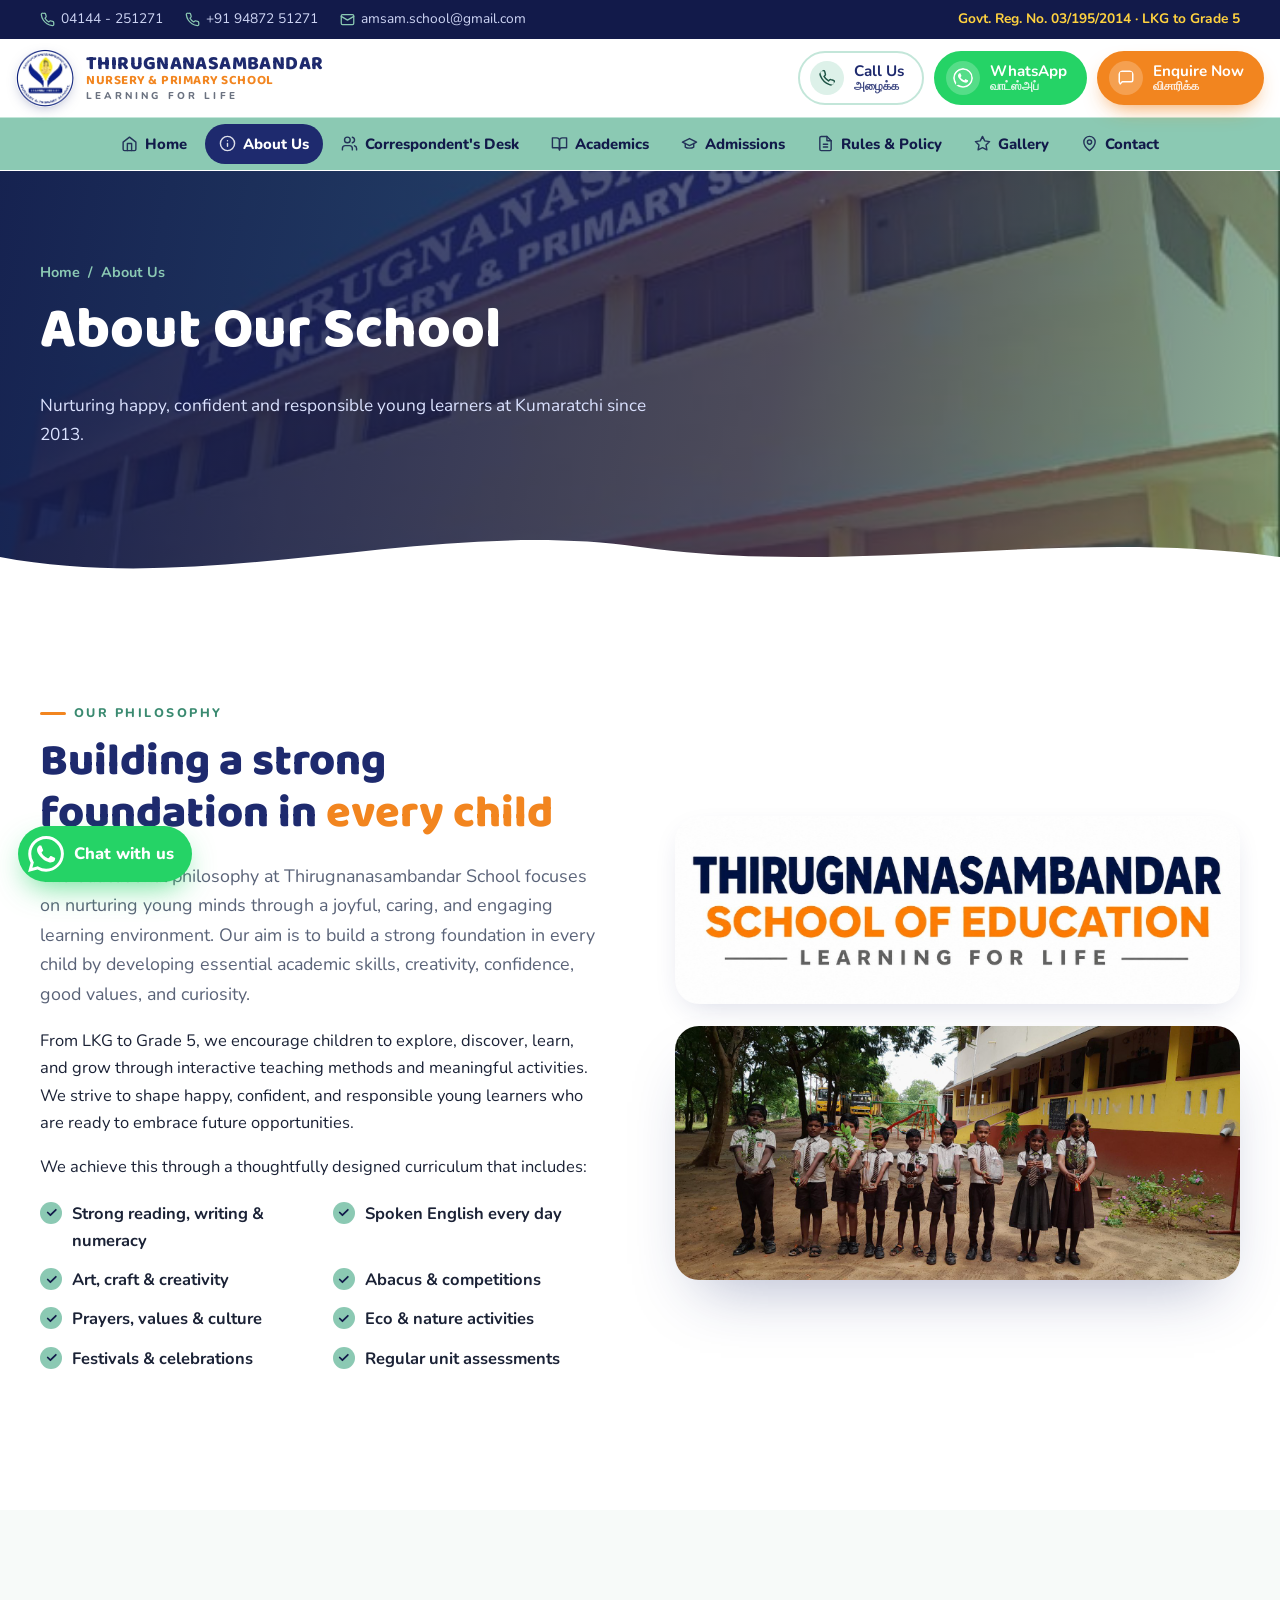
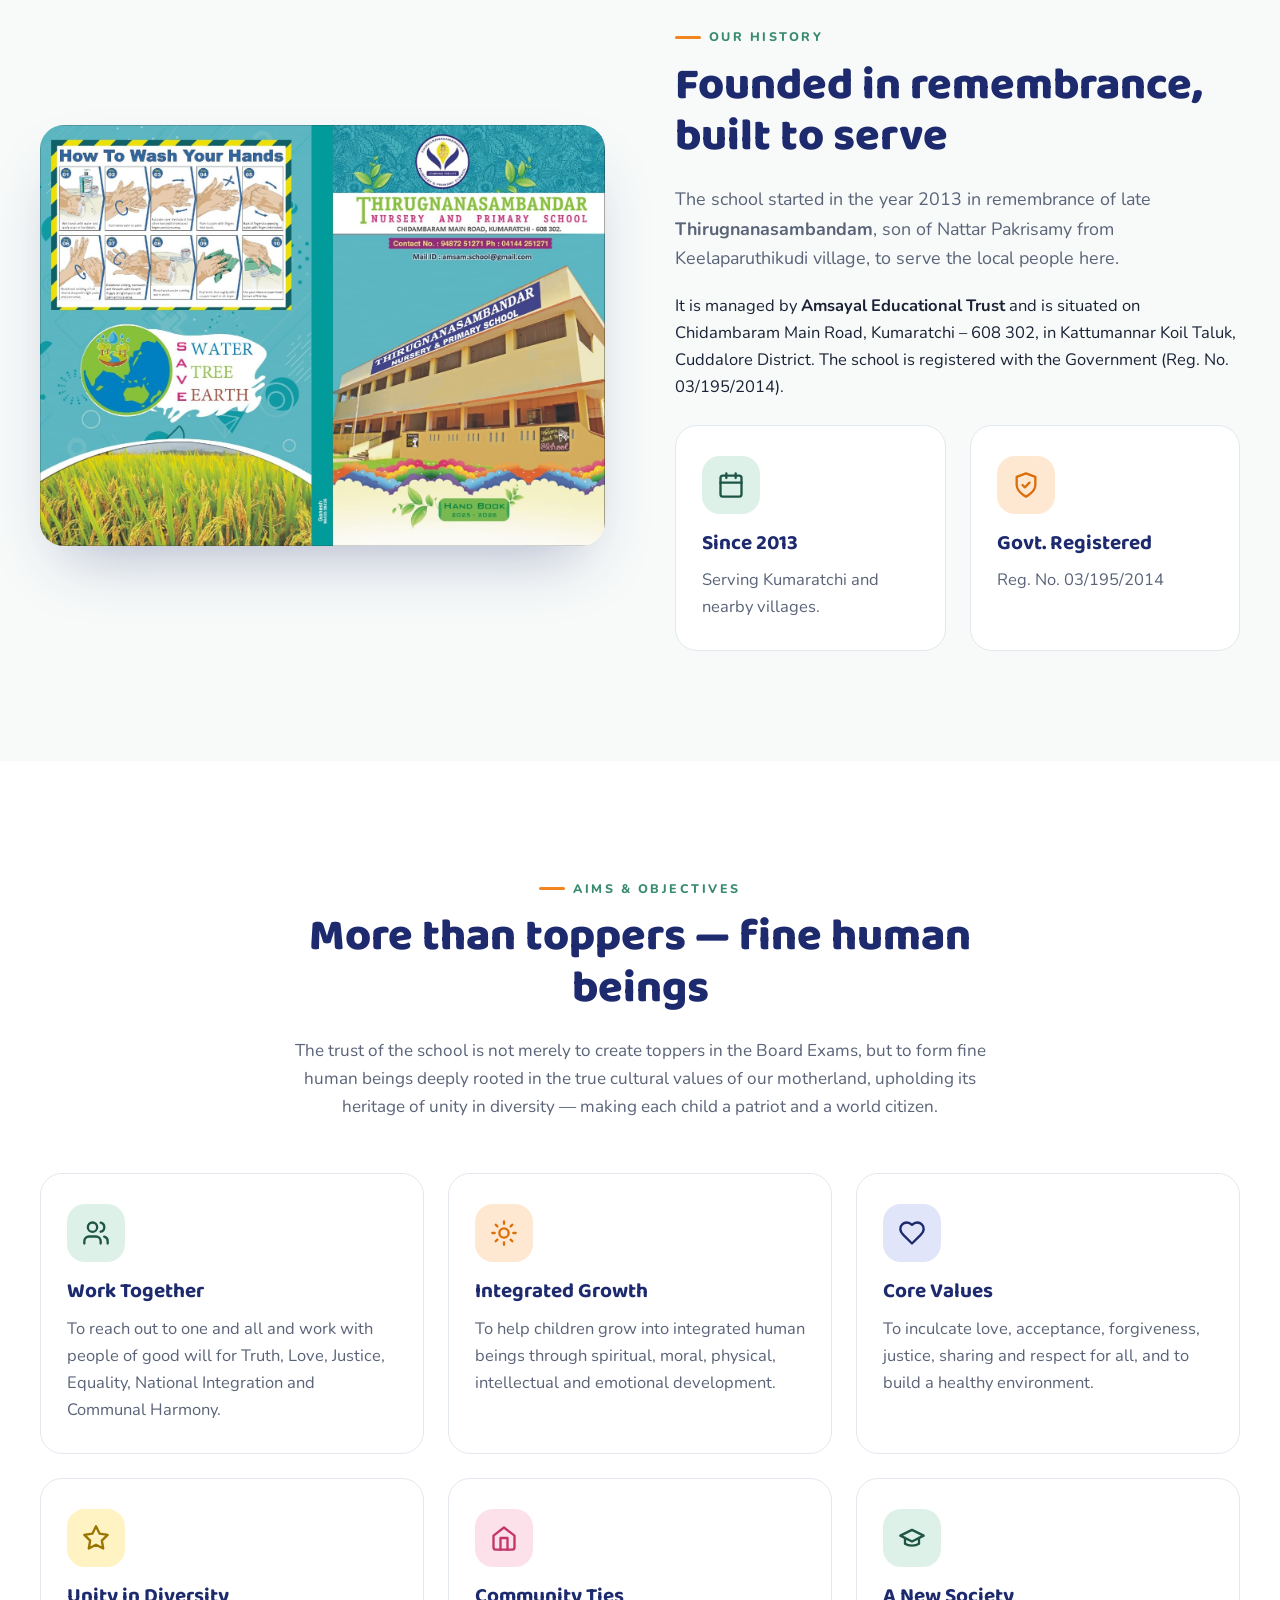
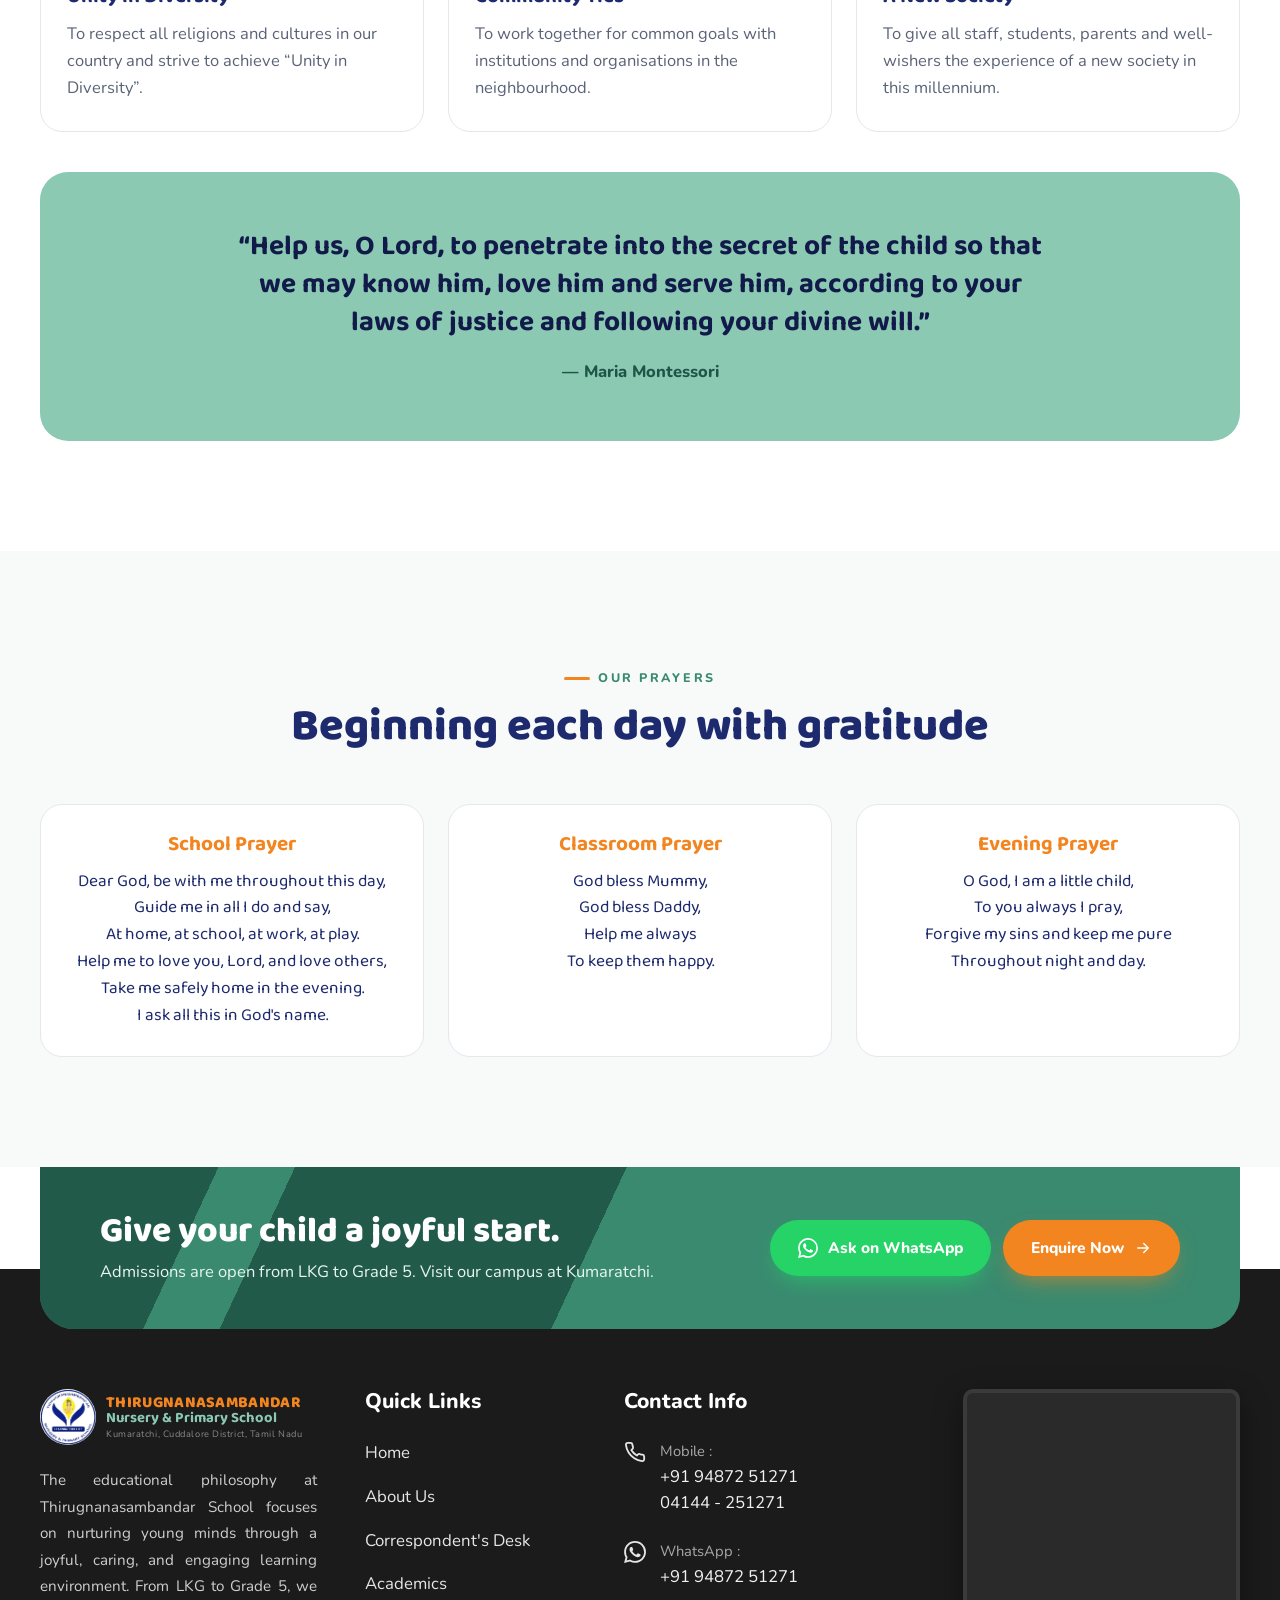
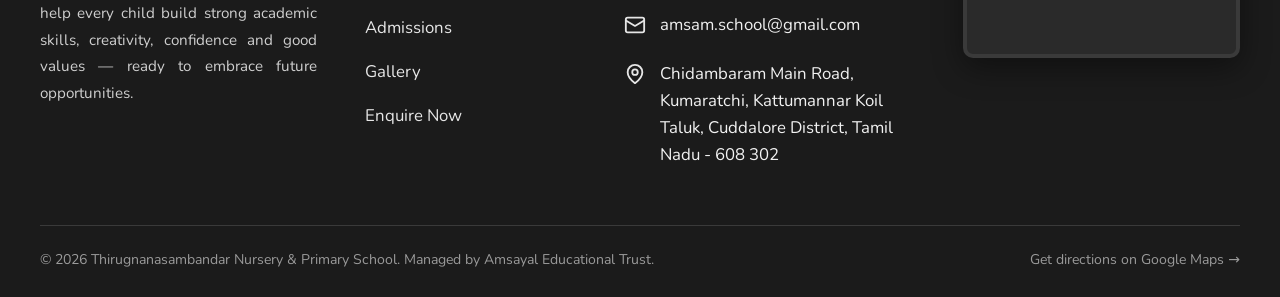
<file: about.html>
<!DOCTYPE html>
<html lang="en">
<head>
<meta charset="utf-8">
<meta name="viewport" content="width=device-width, initial-scale=1">
<title>About Us | Thirugnanasambandar Nursery & Primary School</title>
<meta name="description" content="Philosophy, history, aims and objectives of Thirugnanasambandar Nursery & Primary School, Kumaratchi.">
<meta name="theme-color" content="#8BC9B3">
<meta property="og:title" content="About Us | Thirugnanasambandar Nursery & Primary School">
<meta property="og:description" content="Philosophy, history, aims and objectives of Thirugnanasambandar Nursery & Primary School, Kumaratchi.">
<meta property="og:image" content="assets/img/school-building.jpg">
<link rel="icon" href="assets/img/logo.jpg">
<link rel="preconnect" href="https://fonts.googleapis.com"><link rel="preconnect" href="https://fonts.gstatic.com" crossorigin>
<link href="https://fonts.googleapis.com/css2?family=Baloo+2:wght@600;700;800&family=Nunito:wght@400;600;700;800&display=swap" rel="stylesheet">
<link rel="stylesheet" href="assets/css/style.css">
</head>
<body>
<a class="skip" href="#main">Skip to content</a>
<div class="topbar"><div class="wrap">
  <div class="tb-left">
    <a href="tel:+914144251271"><svg viewBox="0 0 24 24" fill="none" stroke="currentColor" stroke-width="2" stroke-linecap="round" stroke-linejoin="round" aria-hidden="true"><path d="M22 16.9v3a2 2 0 0 1-2.2 2 19.8 19.8 0 0 1-8.6-3.1 19.5 19.5 0 0 1-6-6A19.8 19.8 0 0 1 2.1 4.2 2 2 0 0 1 4.1 2h3a2 2 0 0 1 2 1.7c.1 1 .4 1.9.7 2.8a2 2 0 0 1-.5 2.1L8 9.9a16 16 0 0 0 6 6l1.3-1.3a2 2 0 0 1 2.1-.4c.9.3 1.8.6 2.8.7a2 2 0 0 1 1.7 2z"/></svg> 04144 - 251271</a>
    <a href="tel:+919487251271"><svg viewBox="0 0 24 24" fill="none" stroke="currentColor" stroke-width="2" stroke-linecap="round" stroke-linejoin="round" aria-hidden="true"><path d="M22 16.9v3a2 2 0 0 1-2.2 2 19.8 19.8 0 0 1-8.6-3.1 19.5 19.5 0 0 1-6-6A19.8 19.8 0 0 1 2.1 4.2 2 2 0 0 1 4.1 2h3a2 2 0 0 1 2 1.7c.1 1 .4 1.9.7 2.8a2 2 0 0 1-.5 2.1L8 9.9a16 16 0 0 0 6 6l1.3-1.3a2 2 0 0 1 2.1-.4c.9.3 1.8.6 2.8.7a2 2 0 0 1 1.7 2z"/></svg> +91 94872 51271</a>
    <a class="tb-mail" href="mailto:amsam.school@gmail.com"><svg viewBox="0 0 24 24" fill="none" stroke="currentColor" stroke-width="2" stroke-linecap="round" stroke-linejoin="round" aria-hidden="true"><rect x="2" y="4" width="20" height="16" rx="2"/><path d="m22 7-10 6L2 7"/></svg> amsam.school@gmail.com</a>
  </div>
  <div class="tb-right">Govt. Reg. No. 03/195/2014 &middot; LKG to Grade 5</div>
</div></div>
<header class="header">
  <div class="wrap head-row">
    <a class="brand" href="index.html" aria-label="Thirugnanasambandar Nursery &amp; Primary School home">
      <img src="assets/img/logo.jpg" alt="School emblem" width="58" height="58">
      <span class="brand-text"><b>THIRUGNANASAMBANDAR</b><span>NURSERY &amp; PRIMARY SCHOOL</span><small>LEARNING FOR LIFE</small></span>
    </a>
    <div class="head-actions">
      <a class="hbtn hbtn-call" href="tel:+919487251271" aria-label="Call the school"><svg viewBox="0 0 24 24" fill="none" stroke="currentColor" stroke-width="2" stroke-linecap="round" stroke-linejoin="round" aria-hidden="true"><path d="M22 16.9v3a2 2 0 0 1-2.2 2 19.8 19.8 0 0 1-8.6-3.1 19.5 19.5 0 0 1-6-6A19.8 19.8 0 0 1 2.1 4.2 2 2 0 0 1 4.1 2h3a2 2 0 0 1 2 1.7c.1 1 .4 1.9.7 2.8a2 2 0 0 1-.5 2.1L8 9.9a16 16 0 0 0 6 6l1.3-1.3a2 2 0 0 1 2.1-.4c.9.3 1.8.6 2.8.7a2 2 0 0 1 1.7 2z"/></svg><span><b>Call Us</b><small>அழைக்க</small></span></a>
      <a class="hbtn hbtn-wa" href="https://wa.me/919487251271?text=Hello%20Thirugnanasambandar%20School%2C%20I%20have%20an%20enquiry." target="_blank" rel="noopener" aria-label="Chat on WhatsApp"><svg viewBox="0 0 24 24" fill="currentColor" aria-hidden="true"><path d="M17.47 14.38c-.3-.15-1.76-.87-2.03-.97-.27-.1-.47-.15-.67.15-.2.3-.77.97-.94 1.16-.17.2-.35.22-.64.07-.3-.15-1.26-.46-2.39-1.47-.88-.79-1.48-1.76-1.65-2.06-.17-.3-.02-.46.13-.6.13-.14.3-.35.45-.52.15-.17.2-.3.3-.5.1-.2.05-.37-.03-.52-.07-.15-.67-1.61-.92-2.2-.24-.58-.49-.5-.67-.51h-.57c-.2 0-.52.07-.79.37-.27.3-1.04 1.02-1.04 2.48 0 1.46 1.07 2.88 1.21 3.07.15.2 2.1 3.2 5.08 4.49.71.3 1.26.49 1.7.63.71.22 1.36.19 1.87.12.57-.09 1.76-.72 2-1.41.25-.7.25-1.29.18-1.41-.08-.13-.28-.2-.57-.35m-5.42 7.4h-.01a9.87 9.87 0 0 1-5.03-1.38l-.36-.21-3.74.98 1-3.65-.24-.37a9.86 9.86 0 0 1-1.51-5.26c0-5.45 4.44-9.88 9.89-9.88 2.64 0 5.12 1.03 6.99 2.9a9.83 9.83 0 0 1 2.89 6.99c0 5.45-4.44 9.88-9.89 9.88m8.41-18.3A11.82 11.82 0 0 0 12.05 0C5.5 0 .16 5.34.16 11.89c0 2.1.55 4.14 1.59 5.95L.06 24l6.3-1.65a11.88 11.88 0 0 0 5.68 1.45h.01c6.55 0 11.89-5.34 11.89-11.89a11.82 11.82 0 0 0-3.48-8.41z"/></svg><span><b>WhatsApp</b><small>வாட்ஸ்அப்</small></span></a>
      <a class="hbtn hbtn-enq" href="enquire.html"><svg viewBox="0 0 24 24" fill="none" stroke="currentColor" stroke-width="2" stroke-linecap="round" stroke-linejoin="round" aria-hidden="true"><path d="M21 15a2 2 0 0 1-2 2H7l-4 4V5a2 2 0 0 1 2-2h14a2 2 0 0 1 2 2z"/></svg><span><b>Enquire Now</b><small>விசாரிக்க</small></span></a>
    </div>
  </div>
  <nav class="quicknav" aria-label="Quick links"><div class="wrap"><a href="index.html"><svg viewBox="0 0 24 24" fill="none" stroke="currentColor" stroke-width="2" stroke-linecap="round" stroke-linejoin="round" aria-hidden="true"><path d="m3 10 9-7 9 7v10a2 2 0 0 1-2 2H5a2 2 0 0 1-2-2z"/><path d="M9 22V12h6v10"/></svg><span>Home</span></a><a href="about.html" class="active" aria-current="page"><svg viewBox="0 0 24 24" fill="none" stroke="currentColor" stroke-width="2" stroke-linecap="round" stroke-linejoin="round" aria-hidden="true"><circle cx="12" cy="12" r="10"/><path d="M12 16v-4M12 8h.01"/></svg><span>About Us</span></a><a href="correspondent.html"><svg viewBox="0 0 24 24" fill="none" stroke="currentColor" stroke-width="2" stroke-linecap="round" stroke-linejoin="round" aria-hidden="true"><path d="M16 21v-2a4 4 0 0 0-4-4H6a4 4 0 0 0-4 4v2"/><circle cx="9" cy="7" r="4"/><path d="M22 21v-2a4 4 0 0 0-3-3.9M16 3.1a4 4 0 0 1 0 7.8"/></svg><span>Correspondent's Desk</span></a><a href="academics.html"><svg viewBox="0 0 24 24" fill="none" stroke="currentColor" stroke-width="2" stroke-linecap="round" stroke-linejoin="round" aria-hidden="true"><path d="M2 4h6a4 4 0 0 1 4 4v13a3 3 0 0 0-3-3H2z"/><path d="M22 4h-6a4 4 0 0 0-4 4v13a3 3 0 0 1 3-3h7z"/></svg><span>Academics</span></a><a href="admissions.html"><svg viewBox="0 0 24 24" fill="none" stroke="currentColor" stroke-width="2" stroke-linecap="round" stroke-linejoin="round" aria-hidden="true"><path d="M22 10 12 5 2 10l10 5 10-5z"/><path d="M6 12v5c3 2 9 2 12 0v-5"/></svg><span>Admissions</span></a><a href="rules.html"><svg viewBox="0 0 24 24" fill="none" stroke="currentColor" stroke-width="2" stroke-linecap="round" stroke-linejoin="round" aria-hidden="true"><path d="M14 2H6a2 2 0 0 0-2 2v16a2 2 0 0 0 2 2h12a2 2 0 0 0 2-2V8z"/><path d="M14 2v6h6M9 13h6M9 17h6"/></svg><span>Rules &amp; Policy</span></a><a href="gallery.html"><svg viewBox="0 0 24 24" fill="none" stroke="currentColor" stroke-width="2" stroke-linecap="round" stroke-linejoin="round" aria-hidden="true"><path d="m12 2 3.1 6.3 6.9 1-5 4.9 1.2 6.8L12 17.8 5.8 21l1.2-6.8-5-4.9 6.9-1z"/></svg><span>Gallery</span></a><a href="contact.html"><svg viewBox="0 0 24 24" fill="none" stroke="currentColor" stroke-width="2" stroke-linecap="round" stroke-linejoin="round" aria-hidden="true"><path d="M20 10c0 6-8 12-8 12s-8-6-8-12a8 8 0 0 1 16 0z"/><circle cx="12" cy="10" r="3"/></svg><span>Contact</span></a></div></nav>
</header>
<main id="main">
<section class="page-hero">
  <img class="bg" src="assets/img/school-building.jpg" alt="" aria-hidden="true">
  <div class="wrap reveal">
    <div class="crumbs"><a href="index.html">Home</a> <span>/</span> <span>About Us</span></div>
    <h1>About Our School</h1>
    <p>Nurturing happy, confident and responsible young learners at Kumaratchi since 2013.</p>
  </div>
  <div class="wave"><svg viewBox="0 0 1440 70" preserveAspectRatio="none"><path fill="#fff" d="M0 40 C 240 80 480 0 720 30 C 960 60 1200 10 1440 40 L1440 70 L0 70Z"/></svg></div>
</section>
<section class="section"><div class="wrap split">
  <div class="reveal">
    <span class="eyebrow">Our Philosophy</span>
    <h2>Building a strong foundation in <span class="hl">every child</span></h2>
    <p class="lead">The educational philosophy at Thirugnanasambandar School focuses on nurturing young minds through a joyful, caring, and engaging learning environment. Our aim is to build a strong foundation in every child by developing essential academic skills, creativity, confidence, good values, and curiosity.</p>
    <p>From LKG to Grade 5, we encourage children to explore, discover, learn, and grow through interactive teaching methods and meaningful activities. We strive to shape happy, confident, and responsible young learners who are ready to embrace future opportunities.</p>
    <p>We achieve this through a thoughtfully designed curriculum that includes:</p>
    <ul class="checks">
      <li>Strong reading, writing &amp; numeracy</li><li>Spoken English every day</li>
      <li>Art, craft &amp; creativity</li><li>Abacus &amp; competitions</li>
      <li>Prayers, values &amp; culture</li><li>Eco &amp; nature activities</li>
      <li>Festivals &amp; celebrations</li><li>Regular unit assessments</li>
    </ul>
  </div>
  <div class="reveal"><img src="assets/img/wordmark.jpg" alt="Thirugnanasambandar - Learning for Life" style="border-radius:24px;box-shadow:var(--shadow);background:#fff;margin-bottom:22px" loading="lazy">
    <img src="assets/img/eco-saplings.jpg" alt="Students holding saplings outside school" style="border-radius:24px;box-shadow:var(--shadow-lg)" loading="lazy"></div>
</div></section>

<section class="section soft"><div class="wrap split rev">
  <div class="reveal">
    <span class="eyebrow">Our History</span>
    <h2>Founded in remembrance, built to serve</h2>
    <p class="lead">The school started in the year 2013 in remembrance of late <b>Thirugnanasambandam</b>, son of Nattar Pakrisamy from Keelaparuthikudi village, to serve the local people here.</p>
    <p>It is managed by <b>Amsayal Educational Trust</b> and is situated on Chidambaram Main Road, Kumaratchi &ndash; 608 302, in Kattumannar Koil Taluk, Cuddalore District. The school is registered with the Government (Reg. No. 03/195/2014).</p>
    <div class="grid-2 mt-2">
      <div class="card"><div class="ic"><svg viewBox="0 0 24 24" fill="none" stroke="currentColor" stroke-width="2" stroke-linecap="round" stroke-linejoin="round" aria-hidden="true"><rect x="3" y="4" width="18" height="18" rx="2"/><path d="M16 2v4M8 2v4M3 10h18"/></svg></div><h3>Since 2013</h3><p>Serving Kumaratchi and nearby villages.</p></div>
      <div class="card c-orange"><div class="ic"><svg viewBox="0 0 24 24" fill="none" stroke="currentColor" stroke-width="2" stroke-linecap="round" stroke-linejoin="round" aria-hidden="true"><path d="M12 22s8-4 8-10V5l-8-3-8 3v7c0 6 8 10 8 10z"/><path d="m9 12 2 2 4-4"/></svg></div><h3>Govt. Registered</h3><p>Reg. No. 03/195/2014</p></div>
    </div>
  </div>
  <div class="reveal"><img src="assets/img/handbook-cover.jpg" alt="School handbook 2025-2026 cover showing the school building" style="border-radius:24px;box-shadow:var(--shadow-lg)" loading="lazy"></div>
</div></section>

<section class="section"><div class="wrap">
  <div class="head center reveal"><span class="eyebrow">Aims &amp; Objectives</span><h2>More than toppers &mdash; fine human beings</h2>
  <p>The trust of the school is not merely to create toppers in the Board Exams, but to form fine human beings deeply rooted in the true cultural values of our motherland, upholding its heritage of unity in diversity &mdash; making each child a patriot and a world citizen.</p></div>
  <div class="grid-3">
    <div class="card reveal"><div class="ic"><svg viewBox="0 0 24 24" fill="none" stroke="currentColor" stroke-width="2" stroke-linecap="round" stroke-linejoin="round" aria-hidden="true"><path d="M16 21v-2a4 4 0 0 0-4-4H6a4 4 0 0 0-4 4v2"/><circle cx="9" cy="7" r="4"/><path d="M22 21v-2a4 4 0 0 0-3-3.9M16 3.1a4 4 0 0 1 0 7.8"/></svg></div><h3>Work Together</h3><p>To reach out to one and all and work with people of good will for Truth, Love, Justice, Equality, National Integration and Communal Harmony.</p></div>
    <div class="card c-orange reveal"><div class="ic"><svg viewBox="0 0 24 24" fill="none" stroke="currentColor" stroke-width="2" stroke-linecap="round" stroke-linejoin="round" aria-hidden="true"><circle cx="12" cy="12" r="4"/><path d="M12 2v2M12 20v2M4.9 4.9l1.4 1.4M17.7 17.7l1.4 1.4M2 12h2M20 12h2M4.9 19.1l1.4-1.4M17.7 6.3l1.4-1.4"/></svg></div><h3>Integrated Growth</h3><p>To help children grow into integrated human beings through spiritual, moral, physical, intellectual and emotional development.</p></div>
    <div class="card c-navy reveal"><div class="ic"><svg viewBox="0 0 24 24" fill="none" stroke="currentColor" stroke-width="2" stroke-linecap="round" stroke-linejoin="round" aria-hidden="true"><path d="M19 14c1.5-1.5 3-3.2 3-5.5A5.5 5.5 0 0 0 16.5 3c-1.8 0-3 .5-4.5 2-1.5-1.5-2.7-2-4.5-2A5.5 5.5 0 0 0 2 8.5c0 2.3 1.5 4 3 5.5l7 7z"/></svg></div><h3>Core Values</h3><p>To inculcate love, acceptance, forgiveness, justice, sharing and respect for all, and to build a healthy environment.</p></div>
    <div class="card c-sun reveal"><div class="ic"><svg viewBox="0 0 24 24" fill="none" stroke="currentColor" stroke-width="2" stroke-linecap="round" stroke-linejoin="round" aria-hidden="true"><path d="m12 2 3.1 6.3 6.9 1-5 4.9 1.2 6.8L12 17.8 5.8 21l1.2-6.8-5-4.9 6.9-1z"/></svg></div><h3>Unity in Diversity</h3><p>To respect all religions and cultures in our country and strive to achieve &ldquo;Unity in Diversity&rdquo;.</p></div>
    <div class="card c-berry reveal"><div class="ic"><svg viewBox="0 0 24 24" fill="none" stroke="currentColor" stroke-width="2" stroke-linecap="round" stroke-linejoin="round" aria-hidden="true"><path d="m3 10 9-7 9 7v10a2 2 0 0 1-2 2H5a2 2 0 0 1-2-2z"/><path d="M9 22V12h6v10"/></svg></div><h3>Community Ties</h3><p>To work together for common goals with institutions and organisations in the neighbourhood.</p></div>
    <div class="card reveal"><div class="ic"><svg viewBox="0 0 24 24" fill="none" stroke="currentColor" stroke-width="2" stroke-linecap="round" stroke-linejoin="round" aria-hidden="true"><path d="M22 10 12 5 2 10l10 5 10-5z"/><path d="M6 12v5c3 2 9 2 12 0v-5"/></svg></div><h3>A New Society</h3><p>To give all staff, students, parents and well-wishers the experience of a new society in this millennium.</p></div>
  </div>
  <div class="quote mt-3 reveal">
    <blockquote>&ldquo;Help us, O Lord, to penetrate into the secret of the child so that we may know him, love him and serve him, according to your laws of justice and following your divine will.&rdquo;</blockquote>
    <cite>&mdash; Maria Montessori</cite>
  </div>
</div></section>

<section class="section soft"><div class="wrap">
  <div class="head center reveal"><span class="eyebrow">Our Prayers</span><h2>Beginning each day with gratitude</h2></div>
  <div class="grid-3">
    <div class="prayer reveal"><h3>School Prayer</h3><p>Dear God, be with me throughout this day,
Guide me in all I do and say,
At home, at school, at work, at play.
Help me to love you, Lord, and love others,
Take me safely home in the evening.
I ask all this in God's name.</p></div>
    <div class="prayer reveal"><h3>Classroom Prayer</h3><p>God bless Mummy,
God bless Daddy,
Help me always
To keep them happy.</p></div>
    <div class="prayer reveal"><h3>Evening Prayer</h3><p>O God, I am a little child,
To you always I pray,
Forgive my sins and keep me pure
Throughout night and day.</p></div>
  </div>
</div></section>

</main>
<section class="cta-band"><div class="wrap"><div class="cta-inner">
  <div><h2>Give your child a joyful start.</h2><p>Admissions are open from LKG to Grade 5. Visit our campus at Kumaratchi.</p></div>
  <div style="display:flex;gap:12px;flex-wrap:wrap"><a class="btn btn-wa" href="https://wa.me/919487251271?text=Hello%20Thirugnanasambandar%20School%2C%20I%20want%20to%20know%20about%20admission." target="_blank" rel="noopener"><svg viewBox="0 0 24 24" fill="currentColor" aria-hidden="true"><path d="M17.47 14.38c-.3-.15-1.76-.87-2.03-.97-.27-.1-.47-.15-.67.15-.2.3-.77.97-.94 1.16-.17.2-.35.22-.64.07-.3-.15-1.26-.46-2.39-1.47-.88-.79-1.48-1.76-1.65-2.06-.17-.3-.02-.46.13-.6.13-.14.3-.35.45-.52.15-.17.2-.3.3-.5.1-.2.05-.37-.03-.52-.07-.15-.67-1.61-.92-2.2-.24-.58-.49-.5-.67-.51h-.57c-.2 0-.52.07-.79.37-.27.3-1.04 1.02-1.04 2.48 0 1.46 1.07 2.88 1.21 3.07.15.2 2.1 3.2 5.08 4.49.71.3 1.26.49 1.7.63.71.22 1.36.19 1.87.12.57-.09 1.76-.72 2-1.41.25-.7.25-1.29.18-1.41-.08-.13-.28-.2-.57-.35m-5.42 7.4h-.01a9.87 9.87 0 0 1-5.03-1.38l-.36-.21-3.74.98 1-3.65-.24-.37a9.86 9.86 0 0 1-1.51-5.26c0-5.45 4.44-9.88 9.89-9.88 2.64 0 5.12 1.03 6.99 2.9a9.83 9.83 0 0 1 2.89 6.99c0 5.45-4.44 9.88-9.89 9.88m8.41-18.3A11.82 11.82 0 0 0 12.05 0C5.5 0 .16 5.34.16 11.89c0 2.1.55 4.14 1.59 5.95L.06 24l6.3-1.65a11.88 11.88 0 0 0 5.68 1.45h.01c6.55 0 11.89-5.34 11.89-11.89a11.82 11.82 0 0 0-3.48-8.41z"/></svg> Ask on WhatsApp</a><a class="btn btn-primary" href="enquire.html">Enquire Now <svg viewBox="0 0 24 24" fill="none" stroke="currentColor" stroke-width="2" stroke-linecap="round" stroke-linejoin="round" aria-hidden="true"><path d="M5 12h14M13 6l6 6-6 6"/></svg></a></div>
</div></div></section>
<footer class="site-footer">
  <div class="wrap footer-grid">
    <div>
      <a class="f-brand" href="index.html"><img src="assets/img/logo.jpg" alt="School emblem" width="56" height="56" loading="lazy">
        <div><b>THIRUGNANASAMBANDAR</b><span>Nursery &amp; Primary School</span><small>Kumaratchi, Cuddalore District, Tamil Nadu</small></div></a>
      <p class="f-about">The educational philosophy at Thirugnanasambandar School focuses on nurturing young minds through a joyful, caring, and engaging learning environment. From LKG to Grade 5, we help every child build strong academic skills, creativity, confidence and good values &mdash; ready to embrace future opportunities.</p>
    </div>
    <div>
      <h4>Quick Links</h4>
      <ul class="f-links">
        <li><a href="index.html">Home</a></li>
        <li><a href="about.html">About Us</a></li>
        <li><a href="correspondent.html">Correspondent's Desk</a></li>
        <li><a href="academics.html">Academics</a></li>
        <li><a href="admissions.html">Admissions</a></li>
        <li><a href="gallery.html">Gallery</a></li>
        <li><a href="enquire.html">Enquire Now</a></li>
      </ul>
    </div>
    <div>
      <h4>Contact Info</h4>
      <ul class="f-contact">
        <li><svg viewBox="0 0 24 24" fill="none" stroke="currentColor" stroke-width="2" stroke-linecap="round" stroke-linejoin="round" aria-hidden="true"><path d="M22 16.9v3a2 2 0 0 1-2.2 2 19.8 19.8 0 0 1-8.6-3.1 19.5 19.5 0 0 1-6-6A19.8 19.8 0 0 1 2.1 4.2 2 2 0 0 1 4.1 2h3a2 2 0 0 1 2 1.7c.1 1 .4 1.9.7 2.8a2 2 0 0 1-.5 2.1L8 9.9a16 16 0 0 0 6 6l1.3-1.3a2 2 0 0 1 2.1-.4c.9.3 1.8.6 2.8.7a2 2 0 0 1 1.7 2z"/></svg><div><small>Mobile :</small><a href="tel:+919487251271">+91 94872 51271</a><br><a href="tel:+914144251271">04144 - 251271</a></div></li>
        <li><svg viewBox="0 0 24 24" fill="currentColor" aria-hidden="true"><path d="M17.47 14.38c-.3-.15-1.76-.87-2.03-.97-.27-.1-.47-.15-.67.15-.2.3-.77.97-.94 1.16-.17.2-.35.22-.64.07-.3-.15-1.26-.46-2.39-1.47-.88-.79-1.48-1.76-1.65-2.06-.17-.3-.02-.46.13-.6.13-.14.3-.35.45-.52.15-.17.2-.3.3-.5.1-.2.05-.37-.03-.52-.07-.15-.67-1.61-.92-2.2-.24-.58-.49-.5-.67-.51h-.57c-.2 0-.52.07-.79.37-.27.3-1.04 1.02-1.04 2.48 0 1.46 1.07 2.88 1.21 3.07.15.2 2.1 3.2 5.08 4.49.71.3 1.26.49 1.7.63.71.22 1.36.19 1.87.12.57-.09 1.76-.72 2-1.41.25-.7.25-1.29.18-1.41-.08-.13-.28-.2-.57-.35m-5.42 7.4h-.01a9.87 9.87 0 0 1-5.03-1.38l-.36-.21-3.74.98 1-3.65-.24-.37a9.86 9.86 0 0 1-1.51-5.26c0-5.45 4.44-9.88 9.89-9.88 2.64 0 5.12 1.03 6.99 2.9a9.83 9.83 0 0 1 2.89 6.99c0 5.45-4.44 9.88-9.89 9.88m8.41-18.3A11.82 11.82 0 0 0 12.05 0C5.5 0 .16 5.34.16 11.89c0 2.1.55 4.14 1.59 5.95L.06 24l6.3-1.65a11.88 11.88 0 0 0 5.68 1.45h.01c6.55 0 11.89-5.34 11.89-11.89a11.82 11.82 0 0 0-3.48-8.41z"/></svg><div><small>WhatsApp :</small><a href="https://wa.me/919487251271?text=Hello%20Thirugnanasambandar%20School%2C%20I%20have%20an%20enquiry." target="_blank" rel="noopener">+91 94872 51271</a></div></li>
        <li><svg viewBox="0 0 24 24" fill="none" stroke="currentColor" stroke-width="2" stroke-linecap="round" stroke-linejoin="round" aria-hidden="true"><rect x="2" y="4" width="20" height="16" rx="2"/><path d="m22 7-10 6L2 7"/></svg><div><a href="mailto:amsam.school@gmail.com">amsam.school@gmail.com</a></div></li>
        <li><svg viewBox="0 0 24 24" fill="none" stroke="currentColor" stroke-width="2" stroke-linecap="round" stroke-linejoin="round" aria-hidden="true"><path d="M20 10c0 6-8 12-8 12s-8-6-8-12a8 8 0 0 1 16 0z"/><circle cx="12" cy="10" r="3"/></svg><div><span>Chidambaram Main Road, Kumaratchi, Kattumannar Koil Taluk, Cuddalore District, Tamil Nadu - 608 302</span></div></li>
      </ul>
    </div>
    <div>
      <div class="f-map"><iframe src="https://maps.google.com/maps?q=Thirugnanasambandar%20Nursery%20and%20Primary%20School%2C%20Kumaratchi%2C%20Tamil%20Nadu%20608302&z=15&output=embed" title="School location on Google Maps" loading="lazy" referrerpolicy="no-referrer-when-downgrade" allowfullscreen></iframe></div>
    </div>
  </div>
  <div class="wrap f-bottom">
    <span>&copy; <span id="year">2026</span> Thirugnanasambandar Nursery &amp; Primary School. Managed by Amsayal Educational Trust.</span>
    <a href="https://maps.app.goo.gl/ySTkk5dZzBN9FbWP8?g_st=aw" target="_blank" rel="noopener">Get directions on Google Maps &rarr;</a>
  </div>
</footer>
<a class="wa-float" href="https://wa.me/919487251271?text=Hello%20Thirugnanasambandar%20School%2C%20I%20have%20an%20enquiry." target="_blank" rel="noopener" aria-label="Chat with the school on WhatsApp"><svg viewBox="0 0 24 24" fill="currentColor" aria-hidden="true"><path d="M17.47 14.38c-.3-.15-1.76-.87-2.03-.97-.27-.1-.47-.15-.67.15-.2.3-.77.97-.94 1.16-.17.2-.35.22-.64.07-.3-.15-1.26-.46-2.39-1.47-.88-.79-1.48-1.76-1.65-2.06-.17-.3-.02-.46.13-.6.13-.14.3-.35.45-.52.15-.17.2-.3.3-.5.1-.2.05-.37-.03-.52-.07-.15-.67-1.61-.92-2.2-.24-.58-.49-.5-.67-.51h-.57c-.2 0-.52.07-.79.37-.27.3-1.04 1.02-1.04 2.48 0 1.46 1.07 2.88 1.21 3.07.15.2 2.1 3.2 5.08 4.49.71.3 1.26.49 1.7.63.71.22 1.36.19 1.87.12.57-.09 1.76-.72 2-1.41.25-.7.25-1.29.18-1.41-.08-.13-.28-.2-.57-.35m-5.42 7.4h-.01a9.87 9.87 0 0 1-5.03-1.38l-.36-.21-3.74.98 1-3.65-.24-.37a9.86 9.86 0 0 1-1.51-5.26c0-5.45 4.44-9.88 9.89-9.88 2.64 0 5.12 1.03 6.99 2.9a9.83 9.83 0 0 1 2.89 6.99c0 5.45-4.44 9.88-9.89 9.88m8.41-18.3A11.82 11.82 0 0 0 12.05 0C5.5 0 .16 5.34.16 11.89c0 2.1.55 4.14 1.59 5.95L.06 24l6.3-1.65a11.88 11.88 0 0 0 5.68 1.45h.01c6.55 0 11.89-5.34 11.89-11.89a11.82 11.82 0 0 0-3.48-8.41z"/></svg><span>Chat with us</span></a>
<button class="to-top" aria-label="Back to top"><svg viewBox="0 0 24 24" fill="none" stroke="currentColor" stroke-width="2" stroke-linecap="round" stroke-linejoin="round" aria-hidden="true"><path d="m18 15-6-6-6 6"/></svg></button>
<nav class="action-bar" aria-label="Quick actions">
  <a href="tel:+919487251271"><svg viewBox="0 0 24 24" fill="none" stroke="currentColor" stroke-width="2" stroke-linecap="round" stroke-linejoin="round" aria-hidden="true"><path d="M22 16.9v3a2 2 0 0 1-2.2 2 19.8 19.8 0 0 1-8.6-3.1 19.5 19.5 0 0 1-6-6A19.8 19.8 0 0 1 2.1 4.2 2 2 0 0 1 4.1 2h3a2 2 0 0 1 2 1.7c.1 1 .4 1.9.7 2.8a2 2 0 0 1-.5 2.1L8 9.9a16 16 0 0 0 6 6l1.3-1.3a2 2 0 0 1 2.1-.4c.9.3 1.8.6 2.8.7a2 2 0 0 1 1.7 2z"/></svg><b>Call</b><small>அழைக்க</small></a>
  <a class="ab-wa" href="https://wa.me/919487251271?text=Hello%20Thirugnanasambandar%20School%2C%20I%20have%20an%20enquiry." target="_blank" rel="noopener"><svg viewBox="0 0 24 24" fill="currentColor" aria-hidden="true"><path d="M17.47 14.38c-.3-.15-1.76-.87-2.03-.97-.27-.1-.47-.15-.67.15-.2.3-.77.97-.94 1.16-.17.2-.35.22-.64.07-.3-.15-1.26-.46-2.39-1.47-.88-.79-1.48-1.76-1.65-2.06-.17-.3-.02-.46.13-.6.13-.14.3-.35.45-.52.15-.17.2-.3.3-.5.1-.2.05-.37-.03-.52-.07-.15-.67-1.61-.92-2.2-.24-.58-.49-.5-.67-.51h-.57c-.2 0-.52.07-.79.37-.27.3-1.04 1.02-1.04 2.48 0 1.46 1.07 2.88 1.21 3.07.15.2 2.1 3.2 5.08 4.49.71.3 1.26.49 1.7.63.71.22 1.36.19 1.87.12.57-.09 1.76-.72 2-1.41.25-.7.25-1.29.18-1.41-.08-.13-.28-.2-.57-.35m-5.42 7.4h-.01a9.87 9.87 0 0 1-5.03-1.38l-.36-.21-3.74.98 1-3.65-.24-.37a9.86 9.86 0 0 1-1.51-5.26c0-5.45 4.44-9.88 9.89-9.88 2.64 0 5.12 1.03 6.99 2.9a9.83 9.83 0 0 1 2.89 6.99c0 5.45-4.44 9.88-9.89 9.88m8.41-18.3A11.82 11.82 0 0 0 12.05 0C5.5 0 .16 5.34.16 11.89c0 2.1.55 4.14 1.59 5.95L.06 24l6.3-1.65a11.88 11.88 0 0 0 5.68 1.45h.01c6.55 0 11.89-5.34 11.89-11.89a11.82 11.82 0 0 0-3.48-8.41z"/></svg><b>WhatsApp</b><small>வாட்ஸ்அப்</small></a>
  <a href="https://wa.me/919487251271?text=Hello%20Thirugnanasambandar%20School%2C%20please%20share%20the%20fees%20details." target="_blank" rel="noopener"><svg viewBox="0 0 24 24" fill="none" stroke="currentColor" stroke-width="2" stroke-linecap="round" stroke-linejoin="round" aria-hidden="true"><path d="M14 2H6a2 2 0 0 0-2 2v16a2 2 0 0 0 2 2h12a2 2 0 0 0 2-2V8z"/><path d="M14 2v6h6M9 13h6M9 17h6"/></svg><b>Fees</b><small>கட்டணம்</small></a>
  <a class="ab-enq" href="enquire.html"><svg viewBox="0 0 24 24" fill="none" stroke="currentColor" stroke-width="2" stroke-linecap="round" stroke-linejoin="round" aria-hidden="true"><path d="M21 15a2 2 0 0 1-2 2H7l-4 4V5a2 2 0 0 1 2-2h14a2 2 0 0 1 2 2z"/></svg><b>Enquire</b><small>விசாரிக்க</small></a>
</nav>
<script src="assets/js/main.js"></script>
</body>
</html>
</file>
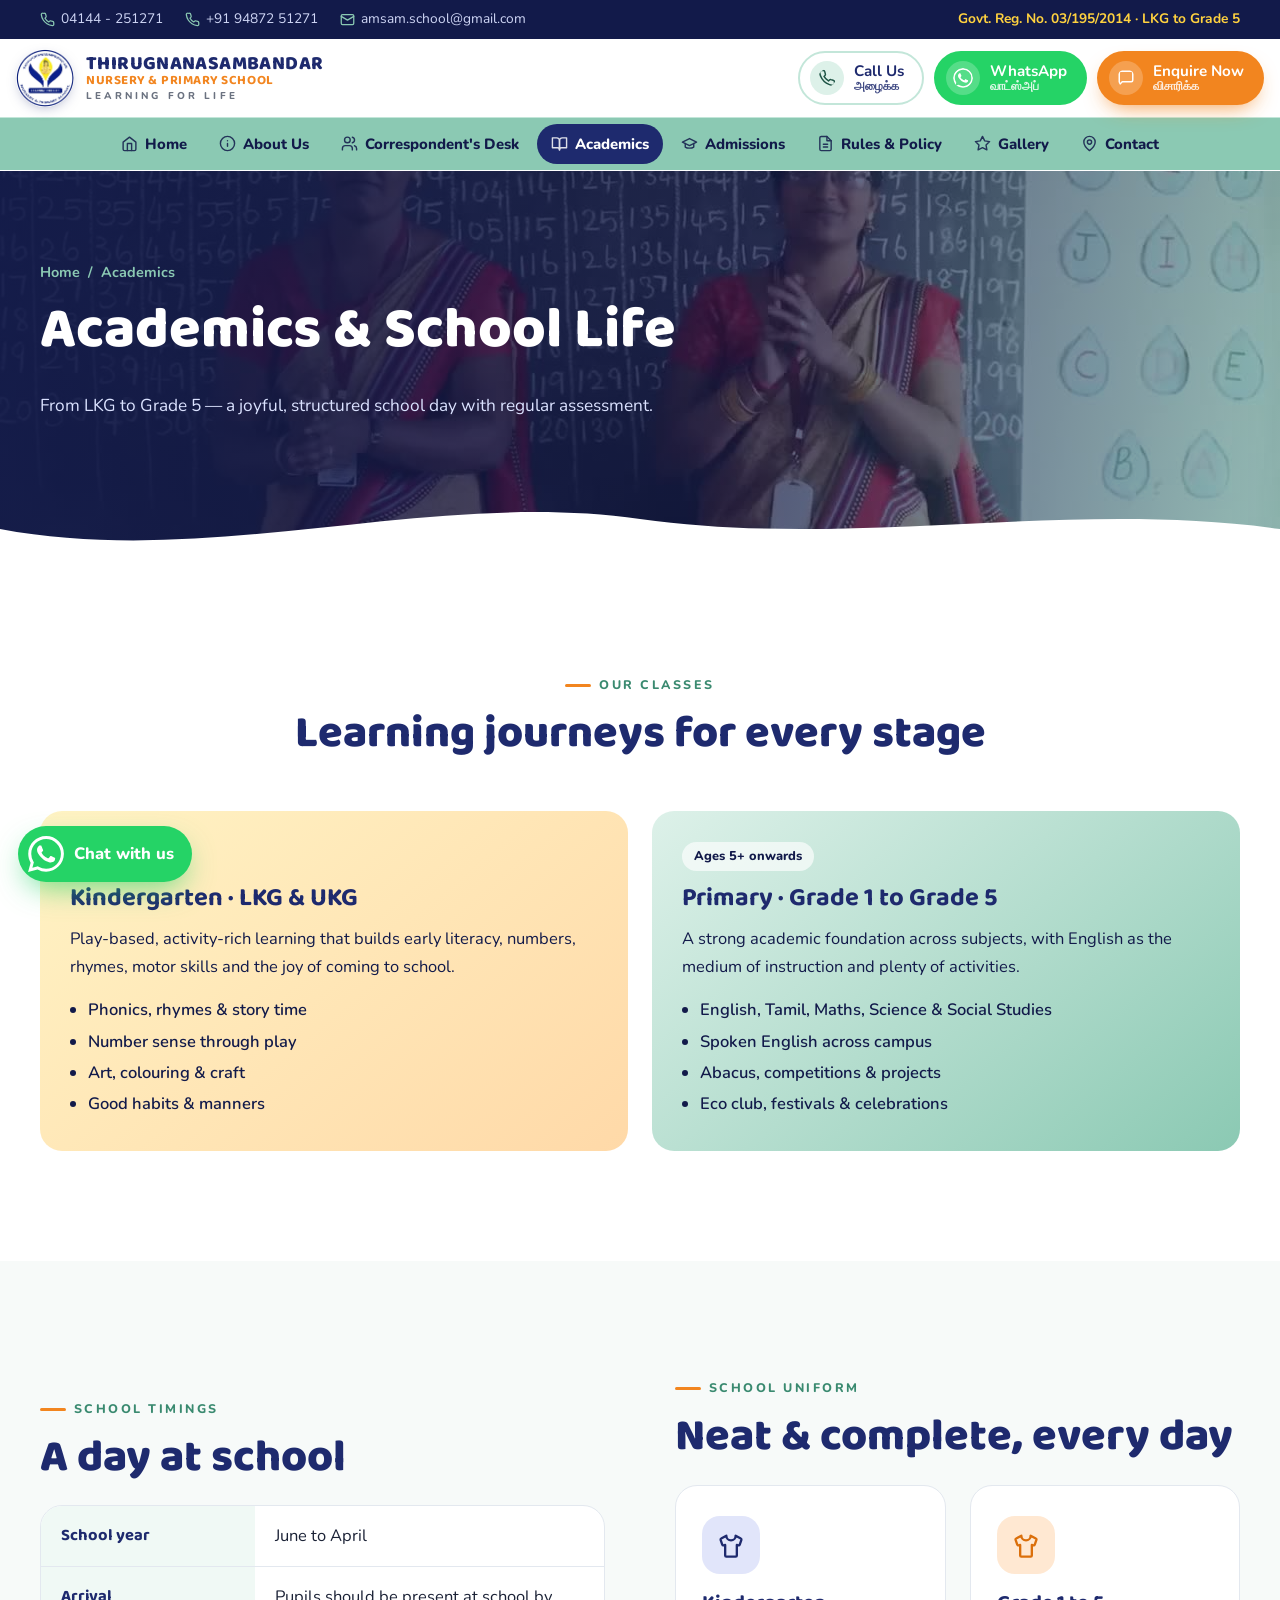
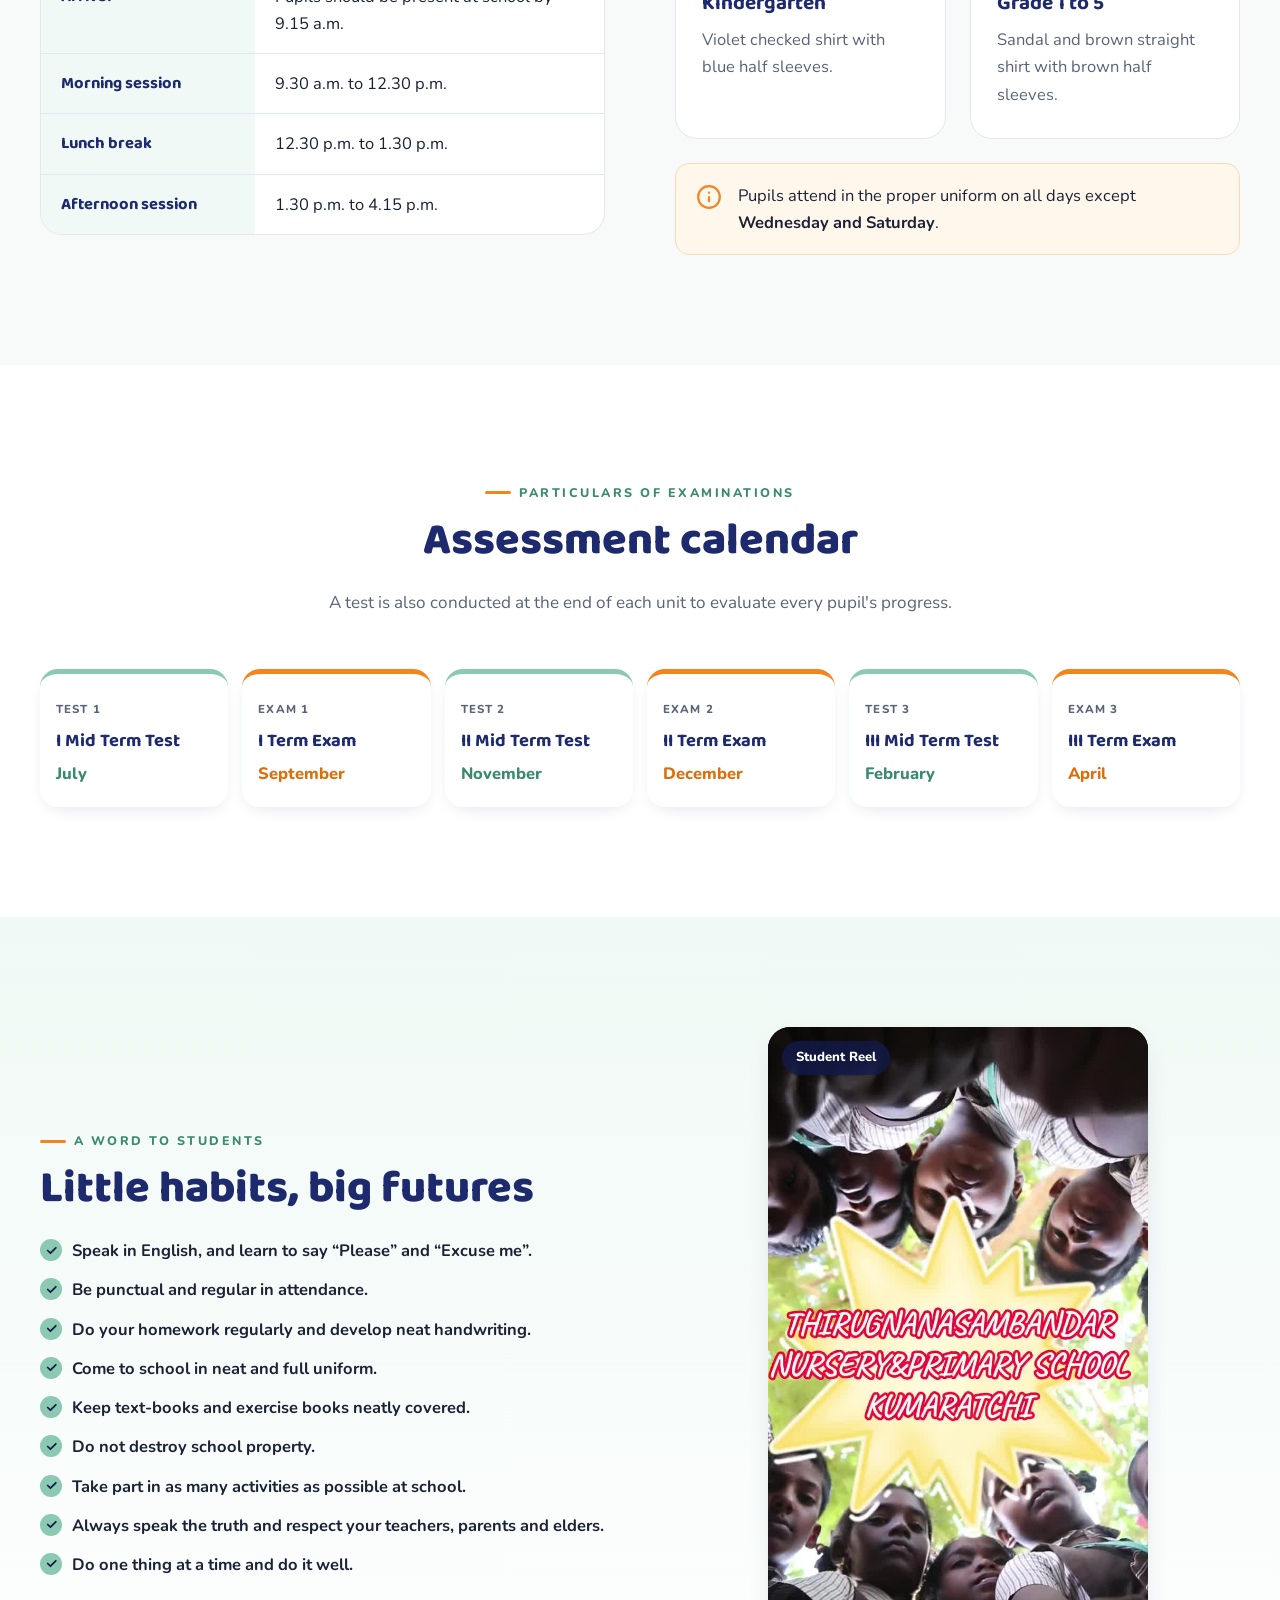
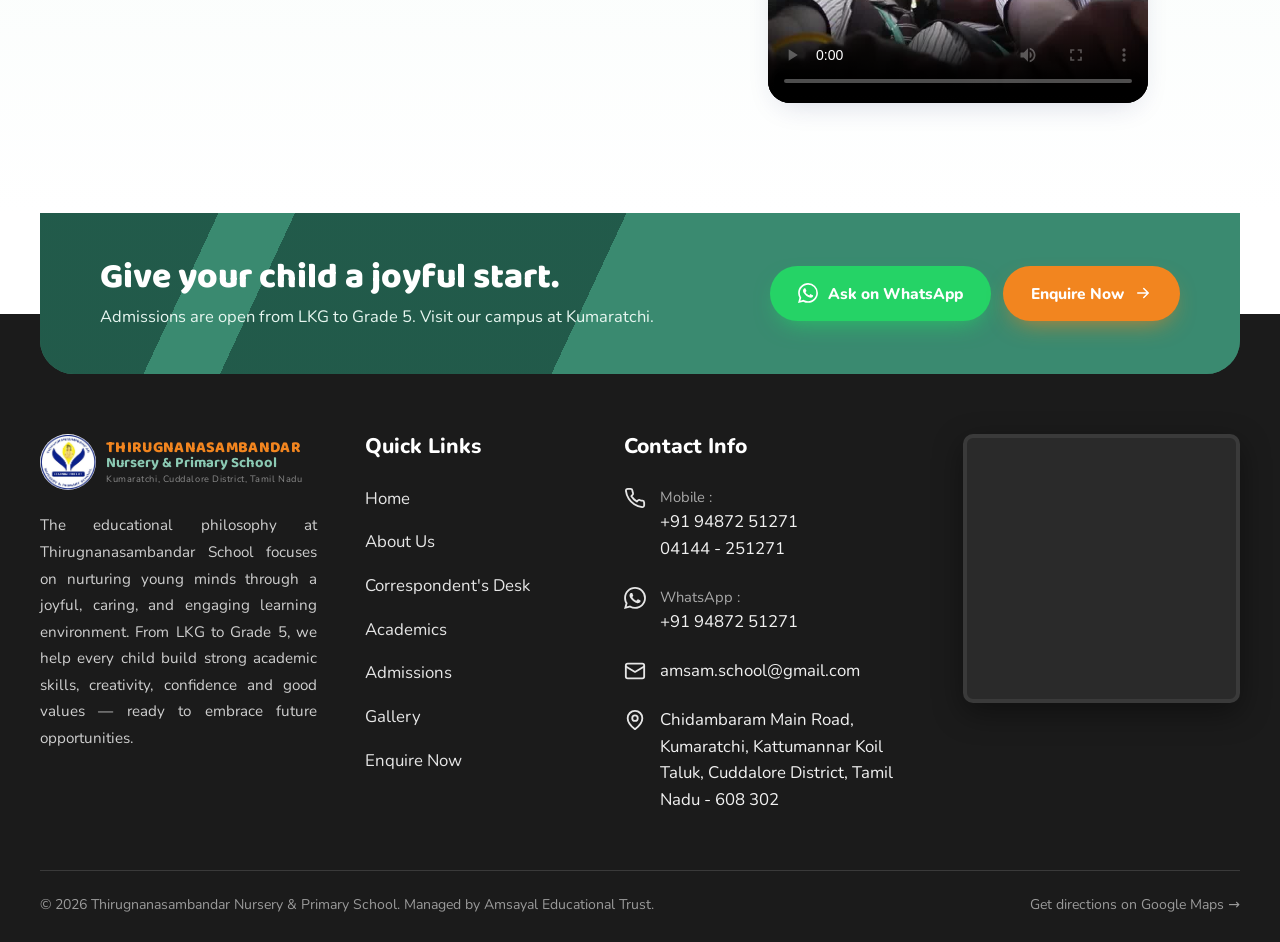
<file: academics.html>
<!DOCTYPE html>
<html lang="en">
<head>
<meta charset="utf-8">
<meta name="viewport" content="width=device-width, initial-scale=1">
<title>Academics | Thirugnanasambandar Nursery & Primary School</title>
<meta name="description" content="Classes, school timings, uniform and examination calendar at Thirugnanasambandar Nursery & Primary School.">
<meta name="theme-color" content="#8BC9B3">
<meta property="og:title" content="Academics | Thirugnanasambandar Nursery & Primary School">
<meta property="og:description" content="Classes, school timings, uniform and examination calendar at Thirugnanasambandar Nursery & Primary School.">
<meta property="og:image" content="assets/img/school-building.jpg">
<link rel="icon" href="assets/img/logo.jpg">
<link rel="preconnect" href="https://fonts.googleapis.com"><link rel="preconnect" href="https://fonts.gstatic.com" crossorigin>
<link href="https://fonts.googleapis.com/css2?family=Baloo+2:wght@600;700;800&family=Nunito:wght@400;600;700;800&display=swap" rel="stylesheet">
<link rel="stylesheet" href="assets/css/style.css">
</head>
<body>
<a class="skip" href="#main">Skip to content</a>
<div class="topbar"><div class="wrap">
  <div class="tb-left">
    <a href="tel:+914144251271"><svg viewBox="0 0 24 24" fill="none" stroke="currentColor" stroke-width="2" stroke-linecap="round" stroke-linejoin="round" aria-hidden="true"><path d="M22 16.9v3a2 2 0 0 1-2.2 2 19.8 19.8 0 0 1-8.6-3.1 19.5 19.5 0 0 1-6-6A19.8 19.8 0 0 1 2.1 4.2 2 2 0 0 1 4.1 2h3a2 2 0 0 1 2 1.7c.1 1 .4 1.9.7 2.8a2 2 0 0 1-.5 2.1L8 9.9a16 16 0 0 0 6 6l1.3-1.3a2 2 0 0 1 2.1-.4c.9.3 1.8.6 2.8.7a2 2 0 0 1 1.7 2z"/></svg> 04144 - 251271</a>
    <a href="tel:+919487251271"><svg viewBox="0 0 24 24" fill="none" stroke="currentColor" stroke-width="2" stroke-linecap="round" stroke-linejoin="round" aria-hidden="true"><path d="M22 16.9v3a2 2 0 0 1-2.2 2 19.8 19.8 0 0 1-8.6-3.1 19.5 19.5 0 0 1-6-6A19.8 19.8 0 0 1 2.1 4.2 2 2 0 0 1 4.1 2h3a2 2 0 0 1 2 1.7c.1 1 .4 1.9.7 2.8a2 2 0 0 1-.5 2.1L8 9.9a16 16 0 0 0 6 6l1.3-1.3a2 2 0 0 1 2.1-.4c.9.3 1.8.6 2.8.7a2 2 0 0 1 1.7 2z"/></svg> +91 94872 51271</a>
    <a class="tb-mail" href="mailto:amsam.school@gmail.com"><svg viewBox="0 0 24 24" fill="none" stroke="currentColor" stroke-width="2" stroke-linecap="round" stroke-linejoin="round" aria-hidden="true"><rect x="2" y="4" width="20" height="16" rx="2"/><path d="m22 7-10 6L2 7"/></svg> amsam.school@gmail.com</a>
  </div>
  <div class="tb-right">Govt. Reg. No. 03/195/2014 &middot; LKG to Grade 5</div>
</div></div>
<header class="header">
  <div class="wrap head-row">
    <a class="brand" href="index.html" aria-label="Thirugnanasambandar Nursery &amp; Primary School home">
      <img src="assets/img/logo.jpg" alt="School emblem" width="58" height="58">
      <span class="brand-text"><b>THIRUGNANASAMBANDAR</b><span>NURSERY &amp; PRIMARY SCHOOL</span><small>LEARNING FOR LIFE</small></span>
    </a>
    <div class="head-actions">
      <a class="hbtn hbtn-call" href="tel:+919487251271" aria-label="Call the school"><svg viewBox="0 0 24 24" fill="none" stroke="currentColor" stroke-width="2" stroke-linecap="round" stroke-linejoin="round" aria-hidden="true"><path d="M22 16.9v3a2 2 0 0 1-2.2 2 19.8 19.8 0 0 1-8.6-3.1 19.5 19.5 0 0 1-6-6A19.8 19.8 0 0 1 2.1 4.2 2 2 0 0 1 4.1 2h3a2 2 0 0 1 2 1.7c.1 1 .4 1.9.7 2.8a2 2 0 0 1-.5 2.1L8 9.9a16 16 0 0 0 6 6l1.3-1.3a2 2 0 0 1 2.1-.4c.9.3 1.8.6 2.8.7a2 2 0 0 1 1.7 2z"/></svg><span><b>Call Us</b><small>அழைக்க</small></span></a>
      <a class="hbtn hbtn-wa" href="https://wa.me/919487251271?text=Hello%20Thirugnanasambandar%20School%2C%20I%20have%20an%20enquiry." target="_blank" rel="noopener" aria-label="Chat on WhatsApp"><svg viewBox="0 0 24 24" fill="currentColor" aria-hidden="true"><path d="M17.47 14.38c-.3-.15-1.76-.87-2.03-.97-.27-.1-.47-.15-.67.15-.2.3-.77.97-.94 1.16-.17.2-.35.22-.64.07-.3-.15-1.26-.46-2.39-1.47-.88-.79-1.48-1.76-1.65-2.06-.17-.3-.02-.46.13-.6.13-.14.3-.35.45-.52.15-.17.2-.3.3-.5.1-.2.05-.37-.03-.52-.07-.15-.67-1.61-.92-2.2-.24-.58-.49-.5-.67-.51h-.57c-.2 0-.52.07-.79.37-.27.3-1.04 1.02-1.04 2.48 0 1.46 1.07 2.88 1.21 3.07.15.2 2.1 3.2 5.08 4.49.71.3 1.26.49 1.7.63.71.22 1.36.19 1.87.12.57-.09 1.76-.72 2-1.41.25-.7.25-1.29.18-1.41-.08-.13-.28-.2-.57-.35m-5.42 7.4h-.01a9.87 9.87 0 0 1-5.03-1.38l-.36-.21-3.74.98 1-3.65-.24-.37a9.86 9.86 0 0 1-1.51-5.26c0-5.45 4.44-9.88 9.89-9.88 2.64 0 5.12 1.03 6.99 2.9a9.83 9.83 0 0 1 2.89 6.99c0 5.45-4.44 9.88-9.89 9.88m8.41-18.3A11.82 11.82 0 0 0 12.05 0C5.5 0 .16 5.34.16 11.89c0 2.1.55 4.14 1.59 5.95L.06 24l6.3-1.65a11.88 11.88 0 0 0 5.68 1.45h.01c6.55 0 11.89-5.34 11.89-11.89a11.82 11.82 0 0 0-3.48-8.41z"/></svg><span><b>WhatsApp</b><small>வாட்ஸ்அப்</small></span></a>
      <a class="hbtn hbtn-enq" href="enquire.html"><svg viewBox="0 0 24 24" fill="none" stroke="currentColor" stroke-width="2" stroke-linecap="round" stroke-linejoin="round" aria-hidden="true"><path d="M21 15a2 2 0 0 1-2 2H7l-4 4V5a2 2 0 0 1 2-2h14a2 2 0 0 1 2 2z"/></svg><span><b>Enquire Now</b><small>விசாரிக்க</small></span></a>
    </div>
  </div>
  <nav class="quicknav" aria-label="Quick links"><div class="wrap"><a href="index.html"><svg viewBox="0 0 24 24" fill="none" stroke="currentColor" stroke-width="2" stroke-linecap="round" stroke-linejoin="round" aria-hidden="true"><path d="m3 10 9-7 9 7v10a2 2 0 0 1-2 2H5a2 2 0 0 1-2-2z"/><path d="M9 22V12h6v10"/></svg><span>Home</span></a><a href="about.html"><svg viewBox="0 0 24 24" fill="none" stroke="currentColor" stroke-width="2" stroke-linecap="round" stroke-linejoin="round" aria-hidden="true"><circle cx="12" cy="12" r="10"/><path d="M12 16v-4M12 8h.01"/></svg><span>About Us</span></a><a href="correspondent.html"><svg viewBox="0 0 24 24" fill="none" stroke="currentColor" stroke-width="2" stroke-linecap="round" stroke-linejoin="round" aria-hidden="true"><path d="M16 21v-2a4 4 0 0 0-4-4H6a4 4 0 0 0-4 4v2"/><circle cx="9" cy="7" r="4"/><path d="M22 21v-2a4 4 0 0 0-3-3.9M16 3.1a4 4 0 0 1 0 7.8"/></svg><span>Correspondent's Desk</span></a><a href="academics.html" class="active" aria-current="page"><svg viewBox="0 0 24 24" fill="none" stroke="currentColor" stroke-width="2" stroke-linecap="round" stroke-linejoin="round" aria-hidden="true"><path d="M2 4h6a4 4 0 0 1 4 4v13a3 3 0 0 0-3-3H2z"/><path d="M22 4h-6a4 4 0 0 0-4 4v13a3 3 0 0 1 3-3h7z"/></svg><span>Academics</span></a><a href="admissions.html"><svg viewBox="0 0 24 24" fill="none" stroke="currentColor" stroke-width="2" stroke-linecap="round" stroke-linejoin="round" aria-hidden="true"><path d="M22 10 12 5 2 10l10 5 10-5z"/><path d="M6 12v5c3 2 9 2 12 0v-5"/></svg><span>Admissions</span></a><a href="rules.html"><svg viewBox="0 0 24 24" fill="none" stroke="currentColor" stroke-width="2" stroke-linecap="round" stroke-linejoin="round" aria-hidden="true"><path d="M14 2H6a2 2 0 0 0-2 2v16a2 2 0 0 0 2 2h12a2 2 0 0 0 2-2V8z"/><path d="M14 2v6h6M9 13h6M9 17h6"/></svg><span>Rules &amp; Policy</span></a><a href="gallery.html"><svg viewBox="0 0 24 24" fill="none" stroke="currentColor" stroke-width="2" stroke-linecap="round" stroke-linejoin="round" aria-hidden="true"><path d="m12 2 3.1 6.3 6.9 1-5 4.9 1.2 6.8L12 17.8 5.8 21l1.2-6.8-5-4.9 6.9-1z"/></svg><span>Gallery</span></a><a href="contact.html"><svg viewBox="0 0 24 24" fill="none" stroke="currentColor" stroke-width="2" stroke-linecap="round" stroke-linejoin="round" aria-hidden="true"><path d="M20 10c0 6-8 12-8 12s-8-6-8-12a8 8 0 0 1 16 0z"/><circle cx="12" cy="10" r="3"/></svg><span>Contact</span></a></div></nav>
</header>
<main id="main">
<section class="page-hero">
  <img class="bg" src="assets/img/poster-classrooms.jpg" alt="" aria-hidden="true">
  <div class="wrap reveal">
    <div class="crumbs"><a href="index.html">Home</a> <span>/</span> <span>Academics</span></div>
    <h1>Academics &amp; School Life</h1>
    <p>From LKG to Grade 5 &mdash; a joyful, structured school day with regular assessment.</p>
  </div>
  <div class="wave"><svg viewBox="0 0 1440 70" preserveAspectRatio="none"><path fill="#fff" d="M0 40 C 240 80 480 0 720 30 C 960 60 1200 10 1440 40 L1440 70 L0 70Z"/></svg></div>
</section>
<section class="section"><div class="wrap">
  <div class="head center reveal"><span class="eyebrow">Our Classes</span><h2>Learning journeys for every stage</h2></div>
  <div class="grid-2">
    <div class="class-card k reveal"><span class="tag">Ages 3+ to 4+</span><h3>Kindergarten &middot; LKG &amp; UKG</h3>
      <p>Play-based, activity-rich learning that builds early literacy, numbers, rhymes, motor skills and the joy of coming to school.</p>
      <ul><li>Phonics, rhymes &amp; story time</li><li>Number sense through play</li><li>Art, colouring &amp; craft</li><li>Good habits &amp; manners</li></ul></div>
    <div class="class-card p reveal"><span class="tag">Ages 5+ onwards</span><h3>Primary &middot; Grade 1 to Grade 5</h3>
      <p>A strong academic foundation across subjects, with English as the medium of instruction and plenty of activities.</p>
      <ul><li>English, Tamil, Maths, Science &amp; Social Studies</li><li>Spoken English across campus</li><li>Abacus, competitions &amp; projects</li><li>Eco club, festivals &amp; celebrations</li></ul></div>
  </div>
</div></section>

<section class="section soft"><div class="wrap split">
  <div class="reveal">
    <span class="eyebrow">School Timings</span>
    <h2>A day at school</h2>
    <table class="info-table">
      <tr><th>School year</th><td>June to April</td></tr>
      <tr><th>Arrival</th><td>Pupils should be present at school by 9.15 a.m.</td></tr>
      <tr><th>Morning session</th><td>9.30 a.m. to 12.30 p.m.</td></tr>
      <tr><th>Lunch break</th><td>12.30 p.m. to 1.30 p.m.</td></tr>
      <tr><th>Afternoon session</th><td>1.30 p.m. to 4.15 p.m.</td></tr>
    </table>
  </div>
  <div class="reveal">
    <span class="eyebrow">School Uniform</span>
    <h2>Neat &amp; complete, every day</h2>
    <div class="grid-2">
      <div class="card c-navy"><div class="ic"><svg viewBox="0 0 24 24" fill="none" stroke="currentColor" stroke-width="2" stroke-linecap="round" stroke-linejoin="round" aria-hidden="true"><path d="M20.4 6.5 16 4a4 4 0 0 1-8 0L3.6 6.5a1 1 0 0 0-.5 1.2l1.4 4a1 1 0 0 0 1.2.6L7 12v9a1 1 0 0 0 1 1h8a1 1 0 0 0 1-1v-9l1.3.3a1 1 0 0 0 1.2-.6l1.4-4a1 1 0 0 0-.5-1.2z"/></svg></div><h3>Kindergarten</h3><p>Violet checked shirt with blue half sleeves.</p></div>
      <div class="card c-orange"><div class="ic"><svg viewBox="0 0 24 24" fill="none" stroke="currentColor" stroke-width="2" stroke-linecap="round" stroke-linejoin="round" aria-hidden="true"><path d="M20.4 6.5 16 4a4 4 0 0 1-8 0L3.6 6.5a1 1 0 0 0-.5 1.2l1.4 4a1 1 0 0 0 1.2.6L7 12v9a1 1 0 0 0 1 1h8a1 1 0 0 0 1-1v-9l1.3.3a1 1 0 0 0 1.2-.6l1.4-4a1 1 0 0 0-.5-1.2z"/></svg></div><h3>Grade 1 to 5</h3><p>Sandal and brown straight shirt with brown half sleeves.</p></div>
    </div>
    <div class="notice mt-2"><svg viewBox="0 0 24 24" fill="none" stroke="currentColor" stroke-width="2" stroke-linecap="round" stroke-linejoin="round" aria-hidden="true"><circle cx="12" cy="12" r="10"/><path d="M12 16v-4M12 8h.01"/></svg><p>Pupils attend in the proper uniform on all days except <b>Wednesday and Saturday</b>.</p></div>
  </div>
</div></section>

<section class="section"><div class="wrap">
  <div class="head center reveal"><span class="eyebrow">Particulars of Examinations</span><h2>Assessment calendar</h2>
  <p>A test is also conducted at the end of each unit to evaluate every pupil's progress.</p></div>
  <div class="timeline reveal">
    <div class="tl"><small>Test 1</small><b>I Mid Term Test</b><span>July</span></div>
    <div class="tl term"><small>Exam 1</small><b>I Term Exam</b><span>September</span></div>
    <div class="tl"><small>Test 2</small><b>II Mid Term Test</b><span>November</span></div>
    <div class="tl term"><small>Exam 2</small><b>II Term Exam</b><span>December</span></div>
    <div class="tl"><small>Test 3</small><b>III Mid Term Test</b><span>February</span></div>
    <div class="tl term"><small>Exam 3</small><b>III Term Exam</b><span>April</span></div>
  </div>
</div></section>

<section class="section mint"><div class="wrap split">
  <div class="reveal">
    <span class="eyebrow">A Word to Students</span>
    <h2>Little habits, big futures</h2>
    <ul class="checks one">
      <li>Speak in English, and learn to say &ldquo;Please&rdquo; and &ldquo;Excuse me&rdquo;.</li>
      <li>Be punctual and regular in attendance.</li>
      <li>Do your homework regularly and develop neat handwriting.</li>
      <li>Come to school in neat and full uniform.</li>
      <li>Keep text-books and exercise books neatly covered.</li>
      <li>Do not destroy school property.</li>
      <li>Take part in as many activities as possible at school.</li>
      <li>Always speak the truth and respect your teachers, parents and elders.</li>
      <li>Do one thing at a time and do it well.</li>
    </ul>
  </div>
  <div class="vcard tall reveal" style="max-width:380px;justify-self:center;width:100%"><span class="cap">Student Reel</span>
    <video controls preload="metadata" playsinline poster="assets/img/poster-reel.jpg"><source src="assets/video/school-reel.mp4" type="video/mp4"></video></div>
</div></section>

</main>
<section class="cta-band"><div class="wrap"><div class="cta-inner">
  <div><h2>Give your child a joyful start.</h2><p>Admissions are open from LKG to Grade 5. Visit our campus at Kumaratchi.</p></div>
  <div style="display:flex;gap:12px;flex-wrap:wrap"><a class="btn btn-wa" href="https://wa.me/919487251271?text=Hello%20Thirugnanasambandar%20School%2C%20I%20want%20to%20know%20about%20admission." target="_blank" rel="noopener"><svg viewBox="0 0 24 24" fill="currentColor" aria-hidden="true"><path d="M17.47 14.38c-.3-.15-1.76-.87-2.03-.97-.27-.1-.47-.15-.67.15-.2.3-.77.97-.94 1.16-.17.2-.35.22-.64.07-.3-.15-1.26-.46-2.39-1.47-.88-.79-1.48-1.76-1.65-2.06-.17-.3-.02-.46.13-.6.13-.14.3-.35.45-.52.15-.17.2-.3.3-.5.1-.2.05-.37-.03-.52-.07-.15-.67-1.61-.92-2.2-.24-.58-.49-.5-.67-.51h-.57c-.2 0-.52.07-.79.37-.27.3-1.04 1.02-1.04 2.48 0 1.46 1.07 2.88 1.21 3.07.15.2 2.1 3.2 5.08 4.49.71.3 1.26.49 1.7.63.71.22 1.36.19 1.87.12.57-.09 1.76-.72 2-1.41.25-.7.25-1.29.18-1.41-.08-.13-.28-.2-.57-.35m-5.42 7.4h-.01a9.87 9.87 0 0 1-5.03-1.38l-.36-.21-3.74.98 1-3.65-.24-.37a9.86 9.86 0 0 1-1.51-5.26c0-5.45 4.44-9.88 9.89-9.88 2.64 0 5.12 1.03 6.99 2.9a9.83 9.83 0 0 1 2.89 6.99c0 5.45-4.44 9.88-9.89 9.88m8.41-18.3A11.82 11.82 0 0 0 12.05 0C5.5 0 .16 5.34.16 11.89c0 2.1.55 4.14 1.59 5.95L.06 24l6.3-1.65a11.88 11.88 0 0 0 5.68 1.45h.01c6.55 0 11.89-5.34 11.89-11.89a11.82 11.82 0 0 0-3.48-8.41z"/></svg> Ask on WhatsApp</a><a class="btn btn-primary" href="enquire.html">Enquire Now <svg viewBox="0 0 24 24" fill="none" stroke="currentColor" stroke-width="2" stroke-linecap="round" stroke-linejoin="round" aria-hidden="true"><path d="M5 12h14M13 6l6 6-6 6"/></svg></a></div>
</div></div></section>
<footer class="site-footer">
  <div class="wrap footer-grid">
    <div>
      <a class="f-brand" href="index.html"><img src="assets/img/logo.jpg" alt="School emblem" width="56" height="56" loading="lazy">
        <div><b>THIRUGNANASAMBANDAR</b><span>Nursery &amp; Primary School</span><small>Kumaratchi, Cuddalore District, Tamil Nadu</small></div></a>
      <p class="f-about">The educational philosophy at Thirugnanasambandar School focuses on nurturing young minds through a joyful, caring, and engaging learning environment. From LKG to Grade 5, we help every child build strong academic skills, creativity, confidence and good values &mdash; ready to embrace future opportunities.</p>
    </div>
    <div>
      <h4>Quick Links</h4>
      <ul class="f-links">
        <li><a href="index.html">Home</a></li>
        <li><a href="about.html">About Us</a></li>
        <li><a href="correspondent.html">Correspondent's Desk</a></li>
        <li><a href="academics.html">Academics</a></li>
        <li><a href="admissions.html">Admissions</a></li>
        <li><a href="gallery.html">Gallery</a></li>
        <li><a href="enquire.html">Enquire Now</a></li>
      </ul>
    </div>
    <div>
      <h4>Contact Info</h4>
      <ul class="f-contact">
        <li><svg viewBox="0 0 24 24" fill="none" stroke="currentColor" stroke-width="2" stroke-linecap="round" stroke-linejoin="round" aria-hidden="true"><path d="M22 16.9v3a2 2 0 0 1-2.2 2 19.8 19.8 0 0 1-8.6-3.1 19.5 19.5 0 0 1-6-6A19.8 19.8 0 0 1 2.1 4.2 2 2 0 0 1 4.1 2h3a2 2 0 0 1 2 1.7c.1 1 .4 1.9.7 2.8a2 2 0 0 1-.5 2.1L8 9.9a16 16 0 0 0 6 6l1.3-1.3a2 2 0 0 1 2.1-.4c.9.3 1.8.6 2.8.7a2 2 0 0 1 1.7 2z"/></svg><div><small>Mobile :</small><a href="tel:+919487251271">+91 94872 51271</a><br><a href="tel:+914144251271">04144 - 251271</a></div></li>
        <li><svg viewBox="0 0 24 24" fill="currentColor" aria-hidden="true"><path d="M17.47 14.38c-.3-.15-1.76-.87-2.03-.97-.27-.1-.47-.15-.67.15-.2.3-.77.97-.94 1.16-.17.2-.35.22-.64.07-.3-.15-1.26-.46-2.39-1.47-.88-.79-1.48-1.76-1.65-2.06-.17-.3-.02-.46.13-.6.13-.14.3-.35.45-.52.15-.17.2-.3.3-.5.1-.2.05-.37-.03-.52-.07-.15-.67-1.61-.92-2.2-.24-.58-.49-.5-.67-.51h-.57c-.2 0-.52.07-.79.37-.27.3-1.04 1.02-1.04 2.48 0 1.46 1.07 2.88 1.21 3.07.15.2 2.1 3.2 5.08 4.49.71.3 1.26.49 1.7.63.71.22 1.36.19 1.87.12.57-.09 1.76-.72 2-1.41.25-.7.25-1.29.18-1.41-.08-.13-.28-.2-.57-.35m-5.42 7.4h-.01a9.87 9.87 0 0 1-5.03-1.38l-.36-.21-3.74.98 1-3.65-.24-.37a9.86 9.86 0 0 1-1.51-5.26c0-5.45 4.44-9.88 9.89-9.88 2.64 0 5.12 1.03 6.99 2.9a9.83 9.83 0 0 1 2.89 6.99c0 5.45-4.44 9.88-9.89 9.88m8.41-18.3A11.82 11.82 0 0 0 12.05 0C5.5 0 .16 5.34.16 11.89c0 2.1.55 4.14 1.59 5.95L.06 24l6.3-1.65a11.88 11.88 0 0 0 5.68 1.45h.01c6.55 0 11.89-5.34 11.89-11.89a11.82 11.82 0 0 0-3.48-8.41z"/></svg><div><small>WhatsApp :</small><a href="https://wa.me/919487251271?text=Hello%20Thirugnanasambandar%20School%2C%20I%20have%20an%20enquiry." target="_blank" rel="noopener">+91 94872 51271</a></div></li>
        <li><svg viewBox="0 0 24 24" fill="none" stroke="currentColor" stroke-width="2" stroke-linecap="round" stroke-linejoin="round" aria-hidden="true"><rect x="2" y="4" width="20" height="16" rx="2"/><path d="m22 7-10 6L2 7"/></svg><div><a href="mailto:amsam.school@gmail.com">amsam.school@gmail.com</a></div></li>
        <li><svg viewBox="0 0 24 24" fill="none" stroke="currentColor" stroke-width="2" stroke-linecap="round" stroke-linejoin="round" aria-hidden="true"><path d="M20 10c0 6-8 12-8 12s-8-6-8-12a8 8 0 0 1 16 0z"/><circle cx="12" cy="10" r="3"/></svg><div><span>Chidambaram Main Road, Kumaratchi, Kattumannar Koil Taluk, Cuddalore District, Tamil Nadu - 608 302</span></div></li>
      </ul>
    </div>
    <div>
      <div class="f-map"><iframe src="https://maps.google.com/maps?q=Thirugnanasambandar%20Nursery%20and%20Primary%20School%2C%20Kumaratchi%2C%20Tamil%20Nadu%20608302&z=15&output=embed" title="School location on Google Maps" loading="lazy" referrerpolicy="no-referrer-when-downgrade" allowfullscreen></iframe></div>
    </div>
  </div>
  <div class="wrap f-bottom">
    <span>&copy; <span id="year">2026</span> Thirugnanasambandar Nursery &amp; Primary School. Managed by Amsayal Educational Trust.</span>
    <a href="https://maps.app.goo.gl/ySTkk5dZzBN9FbWP8?g_st=aw" target="_blank" rel="noopener">Get directions on Google Maps &rarr;</a>
  </div>
</footer>
<a class="wa-float" href="https://wa.me/919487251271?text=Hello%20Thirugnanasambandar%20School%2C%20I%20have%20an%20enquiry." target="_blank" rel="noopener" aria-label="Chat with the school on WhatsApp"><svg viewBox="0 0 24 24" fill="currentColor" aria-hidden="true"><path d="M17.47 14.38c-.3-.15-1.76-.87-2.03-.97-.27-.1-.47-.15-.67.15-.2.3-.77.97-.94 1.16-.17.2-.35.22-.64.07-.3-.15-1.26-.46-2.39-1.47-.88-.79-1.48-1.76-1.65-2.06-.17-.3-.02-.46.13-.6.13-.14.3-.35.45-.52.15-.17.2-.3.3-.5.1-.2.05-.37-.03-.52-.07-.15-.67-1.61-.92-2.2-.24-.58-.49-.5-.67-.51h-.57c-.2 0-.52.07-.79.37-.27.3-1.04 1.02-1.04 2.48 0 1.46 1.07 2.88 1.21 3.07.15.2 2.1 3.2 5.08 4.49.71.3 1.26.49 1.7.63.71.22 1.36.19 1.87.12.57-.09 1.76-.72 2-1.41.25-.7.25-1.29.18-1.41-.08-.13-.28-.2-.57-.35m-5.42 7.4h-.01a9.87 9.87 0 0 1-5.03-1.38l-.36-.21-3.74.98 1-3.65-.24-.37a9.86 9.86 0 0 1-1.51-5.26c0-5.45 4.44-9.88 9.89-9.88 2.64 0 5.12 1.03 6.99 2.9a9.83 9.83 0 0 1 2.89 6.99c0 5.45-4.44 9.88-9.89 9.88m8.41-18.3A11.82 11.82 0 0 0 12.05 0C5.5 0 .16 5.34.16 11.89c0 2.1.55 4.14 1.59 5.95L.06 24l6.3-1.65a11.88 11.88 0 0 0 5.68 1.45h.01c6.55 0 11.89-5.34 11.89-11.89a11.82 11.82 0 0 0-3.48-8.41z"/></svg><span>Chat with us</span></a>
<button class="to-top" aria-label="Back to top"><svg viewBox="0 0 24 24" fill="none" stroke="currentColor" stroke-width="2" stroke-linecap="round" stroke-linejoin="round" aria-hidden="true"><path d="m18 15-6-6-6 6"/></svg></button>
<nav class="action-bar" aria-label="Quick actions">
  <a href="tel:+919487251271"><svg viewBox="0 0 24 24" fill="none" stroke="currentColor" stroke-width="2" stroke-linecap="round" stroke-linejoin="round" aria-hidden="true"><path d="M22 16.9v3a2 2 0 0 1-2.2 2 19.8 19.8 0 0 1-8.6-3.1 19.5 19.5 0 0 1-6-6A19.8 19.8 0 0 1 2.1 4.2 2 2 0 0 1 4.1 2h3a2 2 0 0 1 2 1.7c.1 1 .4 1.9.7 2.8a2 2 0 0 1-.5 2.1L8 9.9a16 16 0 0 0 6 6l1.3-1.3a2 2 0 0 1 2.1-.4c.9.3 1.8.6 2.8.7a2 2 0 0 1 1.7 2z"/></svg><b>Call</b><small>அழைக்க</small></a>
  <a class="ab-wa" href="https://wa.me/919487251271?text=Hello%20Thirugnanasambandar%20School%2C%20I%20have%20an%20enquiry." target="_blank" rel="noopener"><svg viewBox="0 0 24 24" fill="currentColor" aria-hidden="true"><path d="M17.47 14.38c-.3-.15-1.76-.87-2.03-.97-.27-.1-.47-.15-.67.15-.2.3-.77.97-.94 1.16-.17.2-.35.22-.64.07-.3-.15-1.26-.46-2.39-1.47-.88-.79-1.48-1.76-1.65-2.06-.17-.3-.02-.46.13-.6.13-.14.3-.35.45-.52.15-.17.2-.3.3-.5.1-.2.05-.37-.03-.52-.07-.15-.67-1.61-.92-2.2-.24-.58-.49-.5-.67-.51h-.57c-.2 0-.52.07-.79.37-.27.3-1.04 1.02-1.04 2.48 0 1.46 1.07 2.88 1.21 3.07.15.2 2.1 3.2 5.08 4.49.71.3 1.26.49 1.7.63.71.22 1.36.19 1.87.12.57-.09 1.76-.72 2-1.41.25-.7.25-1.29.18-1.41-.08-.13-.28-.2-.57-.35m-5.42 7.4h-.01a9.87 9.87 0 0 1-5.03-1.38l-.36-.21-3.74.98 1-3.65-.24-.37a9.86 9.86 0 0 1-1.51-5.26c0-5.45 4.44-9.88 9.89-9.88 2.64 0 5.12 1.03 6.99 2.9a9.83 9.83 0 0 1 2.89 6.99c0 5.45-4.44 9.88-9.89 9.88m8.41-18.3A11.82 11.82 0 0 0 12.05 0C5.5 0 .16 5.34.16 11.89c0 2.1.55 4.14 1.59 5.95L.06 24l6.3-1.65a11.88 11.88 0 0 0 5.68 1.45h.01c6.55 0 11.89-5.34 11.89-11.89a11.82 11.82 0 0 0-3.48-8.41z"/></svg><b>WhatsApp</b><small>வாட்ஸ்அப்</small></a>
  <a href="https://wa.me/919487251271?text=Hello%20Thirugnanasambandar%20School%2C%20please%20share%20the%20fees%20details." target="_blank" rel="noopener"><svg viewBox="0 0 24 24" fill="none" stroke="currentColor" stroke-width="2" stroke-linecap="round" stroke-linejoin="round" aria-hidden="true"><path d="M14 2H6a2 2 0 0 0-2 2v16a2 2 0 0 0 2 2h12a2 2 0 0 0 2-2V8z"/><path d="M14 2v6h6M9 13h6M9 17h6"/></svg><b>Fees</b><small>கட்டணம்</small></a>
  <a class="ab-enq" href="enquire.html"><svg viewBox="0 0 24 24" fill="none" stroke="currentColor" stroke-width="2" stroke-linecap="round" stroke-linejoin="round" aria-hidden="true"><path d="M21 15a2 2 0 0 1-2 2H7l-4 4V5a2 2 0 0 1 2-2h14a2 2 0 0 1 2 2z"/></svg><b>Enquire</b><small>விசாரிக்க</small></a>
</nav>
<script src="assets/js/main.js"></script>
</body>
</html>
</file>
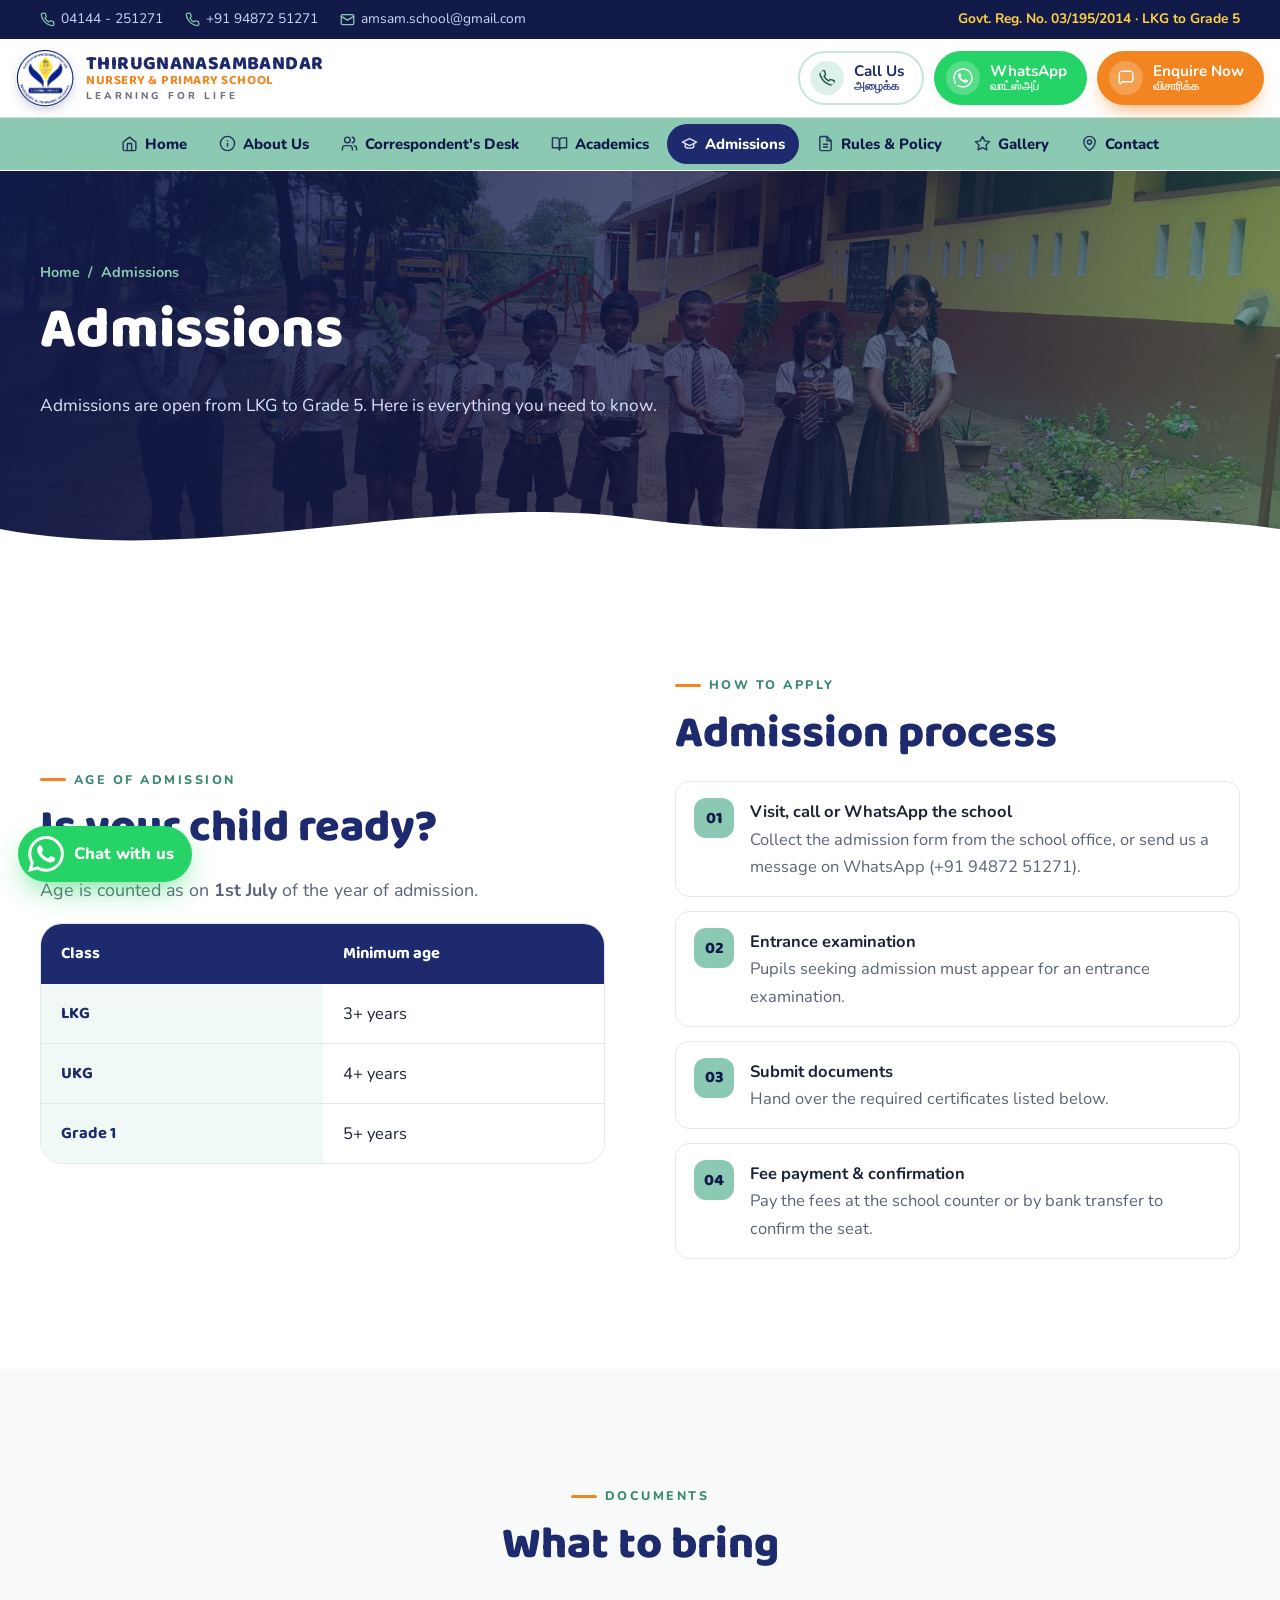
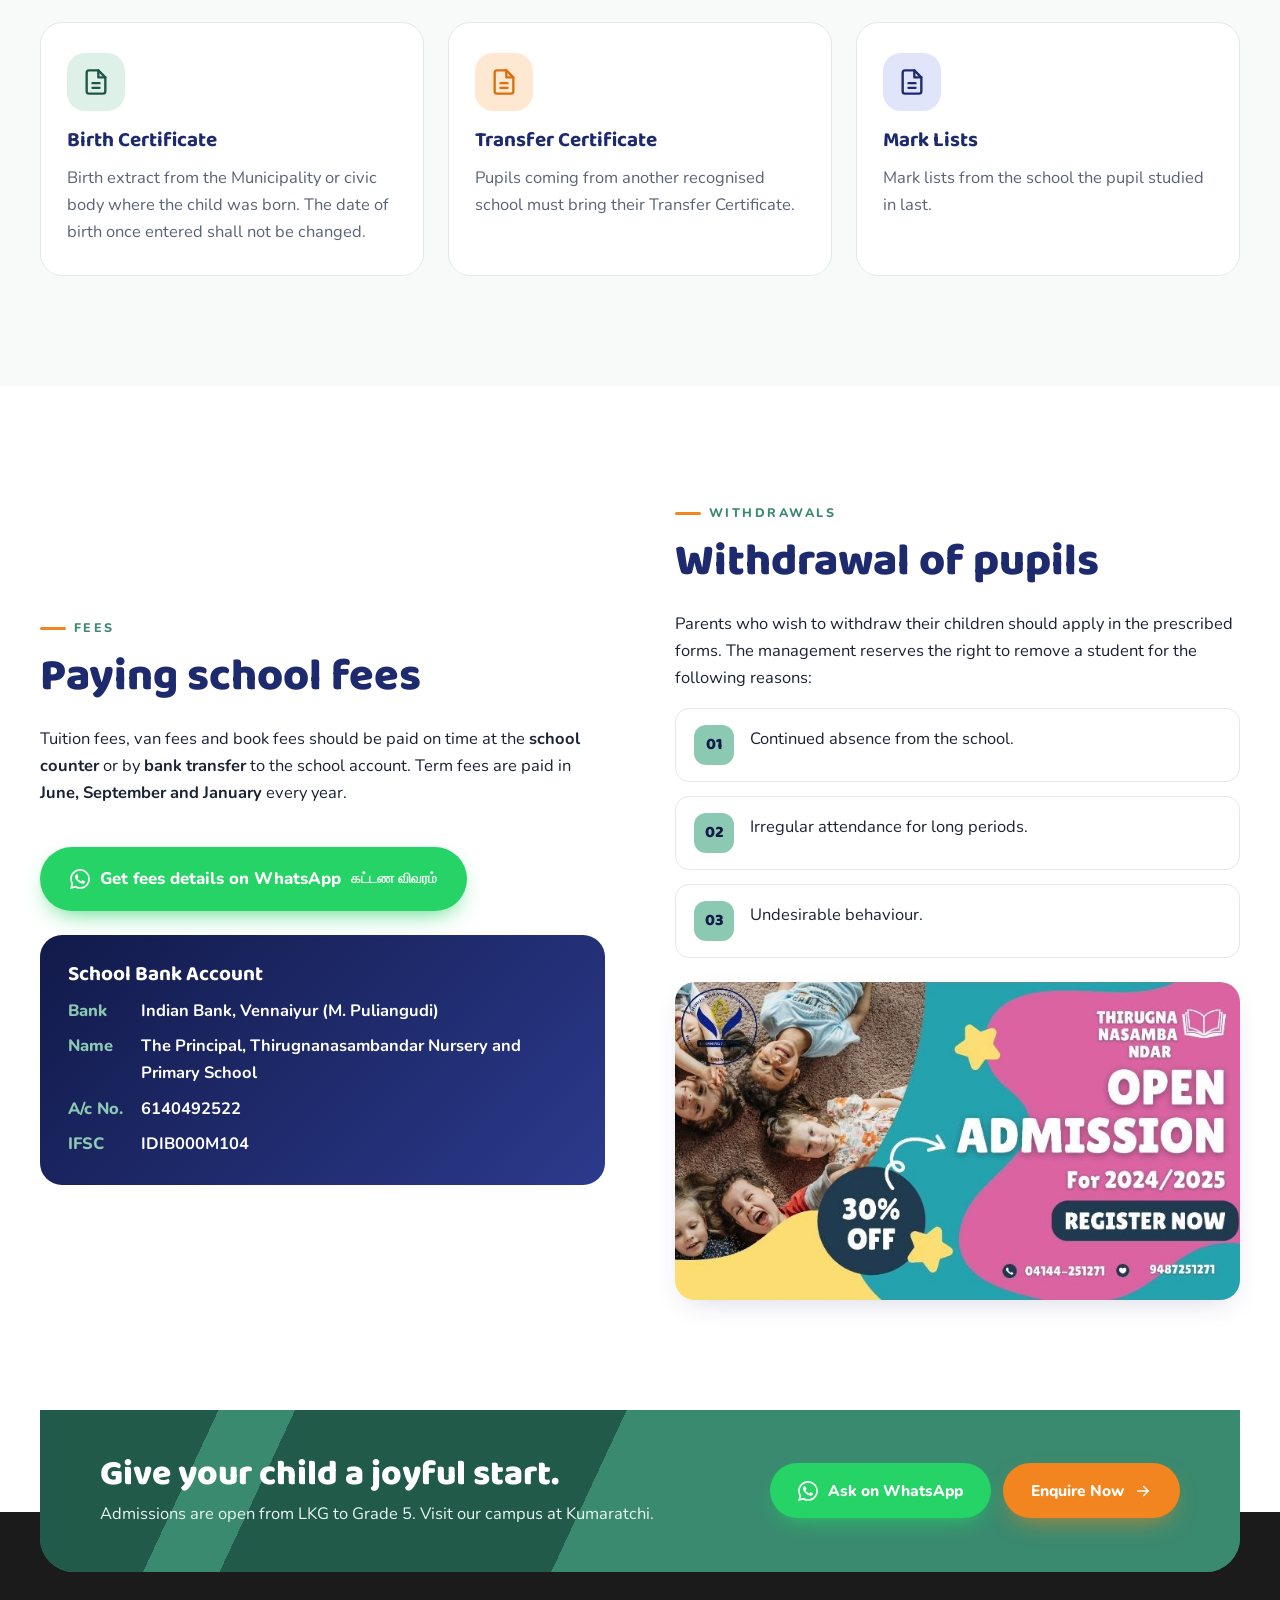
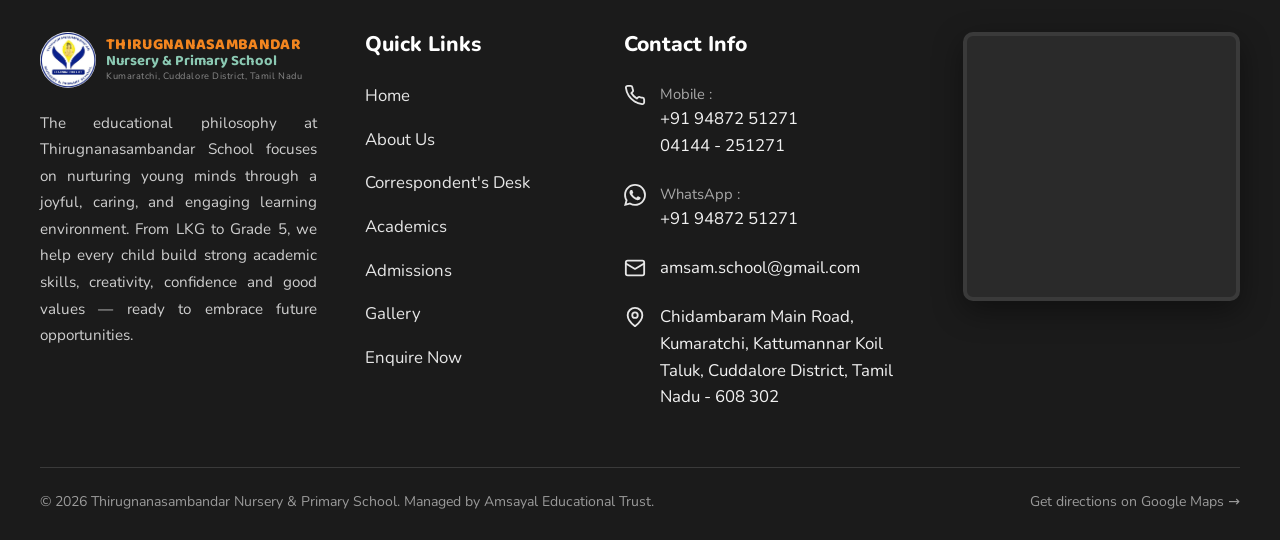
<file: admissions.html>
<!DOCTYPE html>
<html lang="en">
<head>
<meta charset="utf-8">
<meta name="viewport" content="width=device-width, initial-scale=1">
<title>Admissions | Thirugnanasambandar Nursery & Primary School</title>
<meta name="description" content="Admission age criteria, process, documents and fee payment details for Thirugnanasambandar Nursery & Primary School.">
<meta name="theme-color" content="#8BC9B3">
<meta property="og:title" content="Admissions | Thirugnanasambandar Nursery & Primary School">
<meta property="og:description" content="Admission age criteria, process, documents and fee payment details for Thirugnanasambandar Nursery & Primary School.">
<meta property="og:image" content="assets/img/school-building.jpg">
<link rel="icon" href="assets/img/logo.jpg">
<link rel="preconnect" href="https://fonts.googleapis.com"><link rel="preconnect" href="https://fonts.gstatic.com" crossorigin>
<link href="https://fonts.googleapis.com/css2?family=Baloo+2:wght@600;700;800&family=Nunito:wght@400;600;700;800&display=swap" rel="stylesheet">
<link rel="stylesheet" href="assets/css/style.css">
</head>
<body>
<a class="skip" href="#main">Skip to content</a>
<div class="topbar"><div class="wrap">
  <div class="tb-left">
    <a href="tel:+914144251271"><svg viewBox="0 0 24 24" fill="none" stroke="currentColor" stroke-width="2" stroke-linecap="round" stroke-linejoin="round" aria-hidden="true"><path d="M22 16.9v3a2 2 0 0 1-2.2 2 19.8 19.8 0 0 1-8.6-3.1 19.5 19.5 0 0 1-6-6A19.8 19.8 0 0 1 2.1 4.2 2 2 0 0 1 4.1 2h3a2 2 0 0 1 2 1.7c.1 1 .4 1.9.7 2.8a2 2 0 0 1-.5 2.1L8 9.9a16 16 0 0 0 6 6l1.3-1.3a2 2 0 0 1 2.1-.4c.9.3 1.8.6 2.8.7a2 2 0 0 1 1.7 2z"/></svg> 04144 - 251271</a>
    <a href="tel:+919487251271"><svg viewBox="0 0 24 24" fill="none" stroke="currentColor" stroke-width="2" stroke-linecap="round" stroke-linejoin="round" aria-hidden="true"><path d="M22 16.9v3a2 2 0 0 1-2.2 2 19.8 19.8 0 0 1-8.6-3.1 19.5 19.5 0 0 1-6-6A19.8 19.8 0 0 1 2.1 4.2 2 2 0 0 1 4.1 2h3a2 2 0 0 1 2 1.7c.1 1 .4 1.9.7 2.8a2 2 0 0 1-.5 2.1L8 9.9a16 16 0 0 0 6 6l1.3-1.3a2 2 0 0 1 2.1-.4c.9.3 1.8.6 2.8.7a2 2 0 0 1 1.7 2z"/></svg> +91 94872 51271</a>
    <a class="tb-mail" href="mailto:amsam.school@gmail.com"><svg viewBox="0 0 24 24" fill="none" stroke="currentColor" stroke-width="2" stroke-linecap="round" stroke-linejoin="round" aria-hidden="true"><rect x="2" y="4" width="20" height="16" rx="2"/><path d="m22 7-10 6L2 7"/></svg> amsam.school@gmail.com</a>
  </div>
  <div class="tb-right">Govt. Reg. No. 03/195/2014 &middot; LKG to Grade 5</div>
</div></div>
<header class="header">
  <div class="wrap head-row">
    <a class="brand" href="index.html" aria-label="Thirugnanasambandar Nursery &amp; Primary School home">
      <img src="assets/img/logo.jpg" alt="School emblem" width="58" height="58">
      <span class="brand-text"><b>THIRUGNANASAMBANDAR</b><span>NURSERY &amp; PRIMARY SCHOOL</span><small>LEARNING FOR LIFE</small></span>
    </a>
    <div class="head-actions">
      <a class="hbtn hbtn-call" href="tel:+919487251271" aria-label="Call the school"><svg viewBox="0 0 24 24" fill="none" stroke="currentColor" stroke-width="2" stroke-linecap="round" stroke-linejoin="round" aria-hidden="true"><path d="M22 16.9v3a2 2 0 0 1-2.2 2 19.8 19.8 0 0 1-8.6-3.1 19.5 19.5 0 0 1-6-6A19.8 19.8 0 0 1 2.1 4.2 2 2 0 0 1 4.1 2h3a2 2 0 0 1 2 1.7c.1 1 .4 1.9.7 2.8a2 2 0 0 1-.5 2.1L8 9.9a16 16 0 0 0 6 6l1.3-1.3a2 2 0 0 1 2.1-.4c.9.3 1.8.6 2.8.7a2 2 0 0 1 1.7 2z"/></svg><span><b>Call Us</b><small>அழைக்க</small></span></a>
      <a class="hbtn hbtn-wa" href="https://wa.me/919487251271?text=Hello%20Thirugnanasambandar%20School%2C%20I%20have%20an%20enquiry." target="_blank" rel="noopener" aria-label="Chat on WhatsApp"><svg viewBox="0 0 24 24" fill="currentColor" aria-hidden="true"><path d="M17.47 14.38c-.3-.15-1.76-.87-2.03-.97-.27-.1-.47-.15-.67.15-.2.3-.77.97-.94 1.16-.17.2-.35.22-.64.07-.3-.15-1.26-.46-2.39-1.47-.88-.79-1.48-1.76-1.65-2.06-.17-.3-.02-.46.13-.6.13-.14.3-.35.45-.52.15-.17.2-.3.3-.5.1-.2.05-.37-.03-.52-.07-.15-.67-1.61-.92-2.2-.24-.58-.49-.5-.67-.51h-.57c-.2 0-.52.07-.79.37-.27.3-1.04 1.02-1.04 2.48 0 1.46 1.07 2.88 1.21 3.07.15.2 2.1 3.2 5.08 4.49.71.3 1.26.49 1.7.63.71.22 1.36.19 1.87.12.57-.09 1.76-.72 2-1.41.25-.7.25-1.29.18-1.41-.08-.13-.28-.2-.57-.35m-5.42 7.4h-.01a9.87 9.87 0 0 1-5.03-1.38l-.36-.21-3.74.98 1-3.65-.24-.37a9.86 9.86 0 0 1-1.51-5.26c0-5.45 4.44-9.88 9.89-9.88 2.64 0 5.12 1.03 6.99 2.9a9.83 9.83 0 0 1 2.89 6.99c0 5.45-4.44 9.88-9.89 9.88m8.41-18.3A11.82 11.82 0 0 0 12.05 0C5.5 0 .16 5.34.16 11.89c0 2.1.55 4.14 1.59 5.95L.06 24l6.3-1.65a11.88 11.88 0 0 0 5.68 1.45h.01c6.55 0 11.89-5.34 11.89-11.89a11.82 11.82 0 0 0-3.48-8.41z"/></svg><span><b>WhatsApp</b><small>வாட்ஸ்அப்</small></span></a>
      <a class="hbtn hbtn-enq" href="enquire.html"><svg viewBox="0 0 24 24" fill="none" stroke="currentColor" stroke-width="2" stroke-linecap="round" stroke-linejoin="round" aria-hidden="true"><path d="M21 15a2 2 0 0 1-2 2H7l-4 4V5a2 2 0 0 1 2-2h14a2 2 0 0 1 2 2z"/></svg><span><b>Enquire Now</b><small>விசாரிக்க</small></span></a>
    </div>
  </div>
  <nav class="quicknav" aria-label="Quick links"><div class="wrap"><a href="index.html"><svg viewBox="0 0 24 24" fill="none" stroke="currentColor" stroke-width="2" stroke-linecap="round" stroke-linejoin="round" aria-hidden="true"><path d="m3 10 9-7 9 7v10a2 2 0 0 1-2 2H5a2 2 0 0 1-2-2z"/><path d="M9 22V12h6v10"/></svg><span>Home</span></a><a href="about.html"><svg viewBox="0 0 24 24" fill="none" stroke="currentColor" stroke-width="2" stroke-linecap="round" stroke-linejoin="round" aria-hidden="true"><circle cx="12" cy="12" r="10"/><path d="M12 16v-4M12 8h.01"/></svg><span>About Us</span></a><a href="correspondent.html"><svg viewBox="0 0 24 24" fill="none" stroke="currentColor" stroke-width="2" stroke-linecap="round" stroke-linejoin="round" aria-hidden="true"><path d="M16 21v-2a4 4 0 0 0-4-4H6a4 4 0 0 0-4 4v2"/><circle cx="9" cy="7" r="4"/><path d="M22 21v-2a4 4 0 0 0-3-3.9M16 3.1a4 4 0 0 1 0 7.8"/></svg><span>Correspondent's Desk</span></a><a href="academics.html"><svg viewBox="0 0 24 24" fill="none" stroke="currentColor" stroke-width="2" stroke-linecap="round" stroke-linejoin="round" aria-hidden="true"><path d="M2 4h6a4 4 0 0 1 4 4v13a3 3 0 0 0-3-3H2z"/><path d="M22 4h-6a4 4 0 0 0-4 4v13a3 3 0 0 1 3-3h7z"/></svg><span>Academics</span></a><a href="admissions.html" class="active" aria-current="page"><svg viewBox="0 0 24 24" fill="none" stroke="currentColor" stroke-width="2" stroke-linecap="round" stroke-linejoin="round" aria-hidden="true"><path d="M22 10 12 5 2 10l10 5 10-5z"/><path d="M6 12v5c3 2 9 2 12 0v-5"/></svg><span>Admissions</span></a><a href="rules.html"><svg viewBox="0 0 24 24" fill="none" stroke="currentColor" stroke-width="2" stroke-linecap="round" stroke-linejoin="round" aria-hidden="true"><path d="M14 2H6a2 2 0 0 0-2 2v16a2 2 0 0 0 2 2h12a2 2 0 0 0 2-2V8z"/><path d="M14 2v6h6M9 13h6M9 17h6"/></svg><span>Rules &amp; Policy</span></a><a href="gallery.html"><svg viewBox="0 0 24 24" fill="none" stroke="currentColor" stroke-width="2" stroke-linecap="round" stroke-linejoin="round" aria-hidden="true"><path d="m12 2 3.1 6.3 6.9 1-5 4.9 1.2 6.8L12 17.8 5.8 21l1.2-6.8-5-4.9 6.9-1z"/></svg><span>Gallery</span></a><a href="contact.html"><svg viewBox="0 0 24 24" fill="none" stroke="currentColor" stroke-width="2" stroke-linecap="round" stroke-linejoin="round" aria-hidden="true"><path d="M20 10c0 6-8 12-8 12s-8-6-8-12a8 8 0 0 1 16 0z"/><circle cx="12" cy="10" r="3"/></svg><span>Contact</span></a></div></nav>
</header>
<main id="main">
<section class="page-hero">
  <img class="bg" src="assets/img/eco-saplings.jpg" alt="" aria-hidden="true">
  <div class="wrap reveal">
    <div class="crumbs"><a href="index.html">Home</a> <span>/</span> <span>Admissions</span></div>
    <h1>Admissions</h1>
    <p>Admissions are open from LKG to Grade 5. Here is everything you need to know.</p>
  </div>
  <div class="wave"><svg viewBox="0 0 1440 70" preserveAspectRatio="none"><path fill="#fff" d="M0 40 C 240 80 480 0 720 30 C 960 60 1200 10 1440 40 L1440 70 L0 70Z"/></svg></div>
</section>
<section class="section"><div class="wrap split">
  <div class="reveal">
    <span class="eyebrow">Age of Admission</span>
    <h2>Is your child ready?</h2>
    <p class="lead">Age is counted as on <b>1st July</b> of the year of admission.</p>
    <table class="info-table">
      <thead><tr><th>Class</th><th>Minimum age</th></tr></thead>
      <tr><th>LKG</th><td>3+ years</td></tr>
      <tr><th>UKG</th><td>4+ years</td></tr>
      <tr><th>Grade 1</th><td>5+ years</td></tr>
    </table>
  </div>
  <div class="reveal">
    <span class="eyebrow">How to Apply</span>
    <h2>Admission process</h2>
    <ol class="numlist">
      <li><div><b>Visit, call or WhatsApp the school</b><br><span style="color:var(--muted)">Collect the admission form from the school office, or send us a message on WhatsApp (+91 94872 51271).</span></div></li>
      <li><div><b>Entrance examination</b><br><span style="color:var(--muted)">Pupils seeking admission must appear for an entrance examination.</span></div></li>
      <li><div><b>Submit documents</b><br><span style="color:var(--muted)">Hand over the required certificates listed below.</span></div></li>
      <li><div><b>Fee payment &amp; confirmation</b><br><span style="color:var(--muted)">Pay the fees at the school counter or by bank transfer to confirm the seat.</span></div></li>
    </ol>
  </div>
</div></section>

<section class="section soft"><div class="wrap">
  <div class="head center reveal"><span class="eyebrow">Documents</span><h2>What to bring</h2></div>
  <div class="grid-3">
    <div class="card reveal"><div class="ic"><svg viewBox="0 0 24 24" fill="none" stroke="currentColor" stroke-width="2" stroke-linecap="round" stroke-linejoin="round" aria-hidden="true"><path d="M14 2H6a2 2 0 0 0-2 2v16a2 2 0 0 0 2 2h12a2 2 0 0 0 2-2V8z"/><path d="M14 2v6h6M9 13h6M9 17h6"/></svg></div><h3>Birth Certificate</h3><p>Birth extract from the Municipality or civic body where the child was born. The date of birth once entered shall not be changed.</p></div>
    <div class="card c-orange reveal"><div class="ic"><svg viewBox="0 0 24 24" fill="none" stroke="currentColor" stroke-width="2" stroke-linecap="round" stroke-linejoin="round" aria-hidden="true"><path d="M14 2H6a2 2 0 0 0-2 2v16a2 2 0 0 0 2 2h12a2 2 0 0 0 2-2V8z"/><path d="M14 2v6h6M9 13h6M9 17h6"/></svg></div><h3>Transfer Certificate</h3><p>Pupils coming from another recognised school must bring their Transfer Certificate.</p></div>
    <div class="card c-navy reveal"><div class="ic"><svg viewBox="0 0 24 24" fill="none" stroke="currentColor" stroke-width="2" stroke-linecap="round" stroke-linejoin="round" aria-hidden="true"><path d="M14 2H6a2 2 0 0 0-2 2v16a2 2 0 0 0 2 2h12a2 2 0 0 0 2-2V8z"/><path d="M14 2v6h6M9 13h6M9 17h6"/></svg></div><h3>Mark Lists</h3><p>Mark lists from the school the pupil studied in last.</p></div>
  </div>
</div></section>

<section class="section"><div class="wrap split">
  <div class="reveal">
    <span class="eyebrow">Fees</span>
    <h2>Paying school fees</h2>
    <p>Tuition fees, van fees and book fees should be paid on time at the <b>school counter</b> or by <b>bank transfer</b> to the school account. Term fees are paid in <b>June, September and January</b> every year.</p>
    <a class="btn btn-wa btn-lg mt-2" href="https://wa.me/919487251271?text=Hello%20Thirugnanasambandar%20School%2C%20please%20share%20the%20fees%20details." target="_blank" rel="noopener"><svg viewBox="0 0 24 24" fill="currentColor" aria-hidden="true"><path d="M17.47 14.38c-.3-.15-1.76-.87-2.03-.97-.27-.1-.47-.15-.67.15-.2.3-.77.97-.94 1.16-.17.2-.35.22-.64.07-.3-.15-1.26-.46-2.39-1.47-.88-.79-1.48-1.76-1.65-2.06-.17-.3-.02-.46.13-.6.13-.14.3-.35.45-.52.15-.17.2-.3.3-.5.1-.2.05-.37-.03-.52-.07-.15-.67-1.61-.92-2.2-.24-.58-.49-.5-.67-.51h-.57c-.2 0-.52.07-.79.37-.27.3-1.04 1.02-1.04 2.48 0 1.46 1.07 2.88 1.21 3.07.15.2 2.1 3.2 5.08 4.49.71.3 1.26.49 1.7.63.71.22 1.36.19 1.87.12.57-.09 1.76-.72 2-1.41.25-.7.25-1.29.18-1.41-.08-.13-.28-.2-.57-.35m-5.42 7.4h-.01a9.87 9.87 0 0 1-5.03-1.38l-.36-.21-3.74.98 1-3.65-.24-.37a9.86 9.86 0 0 1-1.51-5.26c0-5.45 4.44-9.88 9.89-9.88 2.64 0 5.12 1.03 6.99 2.9a9.83 9.83 0 0 1 2.89 6.99c0 5.45-4.44 9.88-9.89 9.88m8.41-18.3A11.82 11.82 0 0 0 12.05 0C5.5 0 .16 5.34.16 11.89c0 2.1.55 4.14 1.59 5.95L.06 24l6.3-1.65a11.88 11.88 0 0 0 5.68 1.45h.01c6.55 0 11.89-5.34 11.89-11.89a11.82 11.82 0 0 0-3.48-8.41z"/></svg> Get fees details on WhatsApp <small class="ta-inline">கட்டண விவரம்</small></a>
    <div class="bank mt-2">
      <h3>School Bank Account</h3>
      <dl>
        <dt>Bank</dt><dd>Indian Bank, Vennaiyur (M. Puliangudi)</dd>
        <dt>Name</dt><dd>The Principal, Thirugnanasambandar Nursery and Primary School</dd>
        <dt>A/c No.</dt><dd>6140492522</dd>
        <dt>IFSC</dt><dd>IDIB000M104</dd>
      </dl>
    </div>
  </div>
  <div class="reveal">
    <span class="eyebrow">Withdrawals</span>
    <h2>Withdrawal of pupils</h2>
    <p>Parents who wish to withdraw their children should apply in the prescribed forms. The management reserves the right to remove a student for the following reasons:</p>
    <ol class="numlist">
      <li>Continued absence from the school.</li>
      <li>Irregular attendance for long periods.</li>
      <li>Undesirable behaviour.</li>
    </ol>
    <img src="assets/img/admission-poster.jpg" alt="Open admission poster" class="mt-2" style="border-radius:20px;box-shadow:var(--shadow)" loading="lazy">
  </div>
</div></section>

</main>
<section class="cta-band"><div class="wrap"><div class="cta-inner">
  <div><h2>Give your child a joyful start.</h2><p>Admissions are open from LKG to Grade 5. Visit our campus at Kumaratchi.</p></div>
  <div style="display:flex;gap:12px;flex-wrap:wrap"><a class="btn btn-wa" href="https://wa.me/919487251271?text=Hello%20Thirugnanasambandar%20School%2C%20I%20want%20to%20know%20about%20admission." target="_blank" rel="noopener"><svg viewBox="0 0 24 24" fill="currentColor" aria-hidden="true"><path d="M17.47 14.38c-.3-.15-1.76-.87-2.03-.97-.27-.1-.47-.15-.67.15-.2.3-.77.97-.94 1.16-.17.2-.35.22-.64.07-.3-.15-1.26-.46-2.39-1.47-.88-.79-1.48-1.76-1.65-2.06-.17-.3-.02-.46.13-.6.13-.14.3-.35.45-.52.15-.17.2-.3.3-.5.1-.2.05-.37-.03-.52-.07-.15-.67-1.61-.92-2.2-.24-.58-.49-.5-.67-.51h-.57c-.2 0-.52.07-.79.37-.27.3-1.04 1.02-1.04 2.48 0 1.46 1.07 2.88 1.21 3.07.15.2 2.1 3.2 5.08 4.49.71.3 1.26.49 1.7.63.71.22 1.36.19 1.87.12.57-.09 1.76-.72 2-1.41.25-.7.25-1.29.18-1.41-.08-.13-.28-.2-.57-.35m-5.42 7.4h-.01a9.87 9.87 0 0 1-5.03-1.38l-.36-.21-3.74.98 1-3.65-.24-.37a9.86 9.86 0 0 1-1.51-5.26c0-5.45 4.44-9.88 9.89-9.88 2.64 0 5.12 1.03 6.99 2.9a9.83 9.83 0 0 1 2.89 6.99c0 5.45-4.44 9.88-9.89 9.88m8.41-18.3A11.82 11.82 0 0 0 12.05 0C5.5 0 .16 5.34.16 11.89c0 2.1.55 4.14 1.59 5.95L.06 24l6.3-1.65a11.88 11.88 0 0 0 5.68 1.45h.01c6.55 0 11.89-5.34 11.89-11.89a11.82 11.82 0 0 0-3.48-8.41z"/></svg> Ask on WhatsApp</a><a class="btn btn-primary" href="enquire.html">Enquire Now <svg viewBox="0 0 24 24" fill="none" stroke="currentColor" stroke-width="2" stroke-linecap="round" stroke-linejoin="round" aria-hidden="true"><path d="M5 12h14M13 6l6 6-6 6"/></svg></a></div>
</div></div></section>
<footer class="site-footer">
  <div class="wrap footer-grid">
    <div>
      <a class="f-brand" href="index.html"><img src="assets/img/logo.jpg" alt="School emblem" width="56" height="56" loading="lazy">
        <div><b>THIRUGNANASAMBANDAR</b><span>Nursery &amp; Primary School</span><small>Kumaratchi, Cuddalore District, Tamil Nadu</small></div></a>
      <p class="f-about">The educational philosophy at Thirugnanasambandar School focuses on nurturing young minds through a joyful, caring, and engaging learning environment. From LKG to Grade 5, we help every child build strong academic skills, creativity, confidence and good values &mdash; ready to embrace future opportunities.</p>
    </div>
    <div>
      <h4>Quick Links</h4>
      <ul class="f-links">
        <li><a href="index.html">Home</a></li>
        <li><a href="about.html">About Us</a></li>
        <li><a href="correspondent.html">Correspondent's Desk</a></li>
        <li><a href="academics.html">Academics</a></li>
        <li><a href="admissions.html">Admissions</a></li>
        <li><a href="gallery.html">Gallery</a></li>
        <li><a href="enquire.html">Enquire Now</a></li>
      </ul>
    </div>
    <div>
      <h4>Contact Info</h4>
      <ul class="f-contact">
        <li><svg viewBox="0 0 24 24" fill="none" stroke="currentColor" stroke-width="2" stroke-linecap="round" stroke-linejoin="round" aria-hidden="true"><path d="M22 16.9v3a2 2 0 0 1-2.2 2 19.8 19.8 0 0 1-8.6-3.1 19.5 19.5 0 0 1-6-6A19.8 19.8 0 0 1 2.1 4.2 2 2 0 0 1 4.1 2h3a2 2 0 0 1 2 1.7c.1 1 .4 1.9.7 2.8a2 2 0 0 1-.5 2.1L8 9.9a16 16 0 0 0 6 6l1.3-1.3a2 2 0 0 1 2.1-.4c.9.3 1.8.6 2.8.7a2 2 0 0 1 1.7 2z"/></svg><div><small>Mobile :</small><a href="tel:+919487251271">+91 94872 51271</a><br><a href="tel:+914144251271">04144 - 251271</a></div></li>
        <li><svg viewBox="0 0 24 24" fill="currentColor" aria-hidden="true"><path d="M17.47 14.38c-.3-.15-1.76-.87-2.03-.97-.27-.1-.47-.15-.67.15-.2.3-.77.97-.94 1.16-.17.2-.35.22-.64.07-.3-.15-1.26-.46-2.39-1.47-.88-.79-1.48-1.76-1.65-2.06-.17-.3-.02-.46.13-.6.13-.14.3-.35.45-.52.15-.17.2-.3.3-.5.1-.2.05-.37-.03-.52-.07-.15-.67-1.61-.92-2.2-.24-.58-.49-.5-.67-.51h-.57c-.2 0-.52.07-.79.37-.27.3-1.04 1.02-1.04 2.48 0 1.46 1.07 2.88 1.21 3.07.15.2 2.1 3.2 5.08 4.49.71.3 1.26.49 1.7.63.71.22 1.36.19 1.87.12.57-.09 1.76-.72 2-1.41.25-.7.25-1.29.18-1.41-.08-.13-.28-.2-.57-.35m-5.42 7.4h-.01a9.87 9.87 0 0 1-5.03-1.38l-.36-.21-3.74.98 1-3.65-.24-.37a9.86 9.86 0 0 1-1.51-5.26c0-5.45 4.44-9.88 9.89-9.88 2.64 0 5.12 1.03 6.99 2.9a9.83 9.83 0 0 1 2.89 6.99c0 5.45-4.44 9.88-9.89 9.88m8.41-18.3A11.82 11.82 0 0 0 12.05 0C5.5 0 .16 5.34.16 11.89c0 2.1.55 4.14 1.59 5.95L.06 24l6.3-1.65a11.88 11.88 0 0 0 5.68 1.45h.01c6.55 0 11.89-5.34 11.89-11.89a11.82 11.82 0 0 0-3.48-8.41z"/></svg><div><small>WhatsApp :</small><a href="https://wa.me/919487251271?text=Hello%20Thirugnanasambandar%20School%2C%20I%20have%20an%20enquiry." target="_blank" rel="noopener">+91 94872 51271</a></div></li>
        <li><svg viewBox="0 0 24 24" fill="none" stroke="currentColor" stroke-width="2" stroke-linecap="round" stroke-linejoin="round" aria-hidden="true"><rect x="2" y="4" width="20" height="16" rx="2"/><path d="m22 7-10 6L2 7"/></svg><div><a href="mailto:amsam.school@gmail.com">amsam.school@gmail.com</a></div></li>
        <li><svg viewBox="0 0 24 24" fill="none" stroke="currentColor" stroke-width="2" stroke-linecap="round" stroke-linejoin="round" aria-hidden="true"><path d="M20 10c0 6-8 12-8 12s-8-6-8-12a8 8 0 0 1 16 0z"/><circle cx="12" cy="10" r="3"/></svg><div><span>Chidambaram Main Road, Kumaratchi, Kattumannar Koil Taluk, Cuddalore District, Tamil Nadu - 608 302</span></div></li>
      </ul>
    </div>
    <div>
      <div class="f-map"><iframe src="https://maps.google.com/maps?q=Thirugnanasambandar%20Nursery%20and%20Primary%20School%2C%20Kumaratchi%2C%20Tamil%20Nadu%20608302&z=15&output=embed" title="School location on Google Maps" loading="lazy" referrerpolicy="no-referrer-when-downgrade" allowfullscreen></iframe></div>
    </div>
  </div>
  <div class="wrap f-bottom">
    <span>&copy; <span id="year">2026</span> Thirugnanasambandar Nursery &amp; Primary School. Managed by Amsayal Educational Trust.</span>
    <a href="https://maps.app.goo.gl/ySTkk5dZzBN9FbWP8?g_st=aw" target="_blank" rel="noopener">Get directions on Google Maps &rarr;</a>
  </div>
</footer>
<a class="wa-float" href="https://wa.me/919487251271?text=Hello%20Thirugnanasambandar%20School%2C%20I%20have%20an%20enquiry." target="_blank" rel="noopener" aria-label="Chat with the school on WhatsApp"><svg viewBox="0 0 24 24" fill="currentColor" aria-hidden="true"><path d="M17.47 14.38c-.3-.15-1.76-.87-2.03-.97-.27-.1-.47-.15-.67.15-.2.3-.77.97-.94 1.16-.17.2-.35.22-.64.07-.3-.15-1.26-.46-2.39-1.47-.88-.79-1.48-1.76-1.65-2.06-.17-.3-.02-.46.13-.6.13-.14.3-.35.45-.52.15-.17.2-.3.3-.5.1-.2.05-.37-.03-.52-.07-.15-.67-1.61-.92-2.2-.24-.58-.49-.5-.67-.51h-.57c-.2 0-.52.07-.79.37-.27.3-1.04 1.02-1.04 2.48 0 1.46 1.07 2.88 1.21 3.07.15.2 2.1 3.2 5.08 4.49.71.3 1.26.49 1.7.63.71.22 1.36.19 1.87.12.57-.09 1.76-.72 2-1.41.25-.7.25-1.29.18-1.41-.08-.13-.28-.2-.57-.35m-5.42 7.4h-.01a9.87 9.87 0 0 1-5.03-1.38l-.36-.21-3.74.98 1-3.65-.24-.37a9.86 9.86 0 0 1-1.51-5.26c0-5.45 4.44-9.88 9.89-9.88 2.64 0 5.12 1.03 6.99 2.9a9.83 9.83 0 0 1 2.89 6.99c0 5.45-4.44 9.88-9.89 9.88m8.41-18.3A11.82 11.82 0 0 0 12.05 0C5.5 0 .16 5.34.16 11.89c0 2.1.55 4.14 1.59 5.95L.06 24l6.3-1.65a11.88 11.88 0 0 0 5.68 1.45h.01c6.55 0 11.89-5.34 11.89-11.89a11.82 11.82 0 0 0-3.48-8.41z"/></svg><span>Chat with us</span></a>
<button class="to-top" aria-label="Back to top"><svg viewBox="0 0 24 24" fill="none" stroke="currentColor" stroke-width="2" stroke-linecap="round" stroke-linejoin="round" aria-hidden="true"><path d="m18 15-6-6-6 6"/></svg></button>
<nav class="action-bar" aria-label="Quick actions">
  <a href="tel:+919487251271"><svg viewBox="0 0 24 24" fill="none" stroke="currentColor" stroke-width="2" stroke-linecap="round" stroke-linejoin="round" aria-hidden="true"><path d="M22 16.9v3a2 2 0 0 1-2.2 2 19.8 19.8 0 0 1-8.6-3.1 19.5 19.5 0 0 1-6-6A19.8 19.8 0 0 1 2.1 4.2 2 2 0 0 1 4.1 2h3a2 2 0 0 1 2 1.7c.1 1 .4 1.9.7 2.8a2 2 0 0 1-.5 2.1L8 9.9a16 16 0 0 0 6 6l1.3-1.3a2 2 0 0 1 2.1-.4c.9.3 1.8.6 2.8.7a2 2 0 0 1 1.7 2z"/></svg><b>Call</b><small>அழைக்க</small></a>
  <a class="ab-wa" href="https://wa.me/919487251271?text=Hello%20Thirugnanasambandar%20School%2C%20I%20have%20an%20enquiry." target="_blank" rel="noopener"><svg viewBox="0 0 24 24" fill="currentColor" aria-hidden="true"><path d="M17.47 14.38c-.3-.15-1.76-.87-2.03-.97-.27-.1-.47-.15-.67.15-.2.3-.77.97-.94 1.16-.17.2-.35.22-.64.07-.3-.15-1.26-.46-2.39-1.47-.88-.79-1.48-1.76-1.65-2.06-.17-.3-.02-.46.13-.6.13-.14.3-.35.45-.52.15-.17.2-.3.3-.5.1-.2.05-.37-.03-.52-.07-.15-.67-1.61-.92-2.2-.24-.58-.49-.5-.67-.51h-.57c-.2 0-.52.07-.79.37-.27.3-1.04 1.02-1.04 2.48 0 1.46 1.07 2.88 1.21 3.07.15.2 2.1 3.2 5.08 4.49.71.3 1.26.49 1.7.63.71.22 1.36.19 1.87.12.57-.09 1.76-.72 2-1.41.25-.7.25-1.29.18-1.41-.08-.13-.28-.2-.57-.35m-5.42 7.4h-.01a9.87 9.87 0 0 1-5.03-1.38l-.36-.21-3.74.98 1-3.65-.24-.37a9.86 9.86 0 0 1-1.51-5.26c0-5.45 4.44-9.88 9.89-9.88 2.64 0 5.12 1.03 6.99 2.9a9.83 9.83 0 0 1 2.89 6.99c0 5.45-4.44 9.88-9.89 9.88m8.41-18.3A11.82 11.82 0 0 0 12.05 0C5.5 0 .16 5.34.16 11.89c0 2.1.55 4.14 1.59 5.95L.06 24l6.3-1.65a11.88 11.88 0 0 0 5.68 1.45h.01c6.55 0 11.89-5.34 11.89-11.89a11.82 11.82 0 0 0-3.48-8.41z"/></svg><b>WhatsApp</b><small>வாட்ஸ்அப்</small></a>
  <a href="https://wa.me/919487251271?text=Hello%20Thirugnanasambandar%20School%2C%20please%20share%20the%20fees%20details." target="_blank" rel="noopener"><svg viewBox="0 0 24 24" fill="none" stroke="currentColor" stroke-width="2" stroke-linecap="round" stroke-linejoin="round" aria-hidden="true"><path d="M14 2H6a2 2 0 0 0-2 2v16a2 2 0 0 0 2 2h12a2 2 0 0 0 2-2V8z"/><path d="M14 2v6h6M9 13h6M9 17h6"/></svg><b>Fees</b><small>கட்டணம்</small></a>
  <a class="ab-enq" href="enquire.html"><svg viewBox="0 0 24 24" fill="none" stroke="currentColor" stroke-width="2" stroke-linecap="round" stroke-linejoin="round" aria-hidden="true"><path d="M21 15a2 2 0 0 1-2 2H7l-4 4V5a2 2 0 0 1 2-2h14a2 2 0 0 1 2 2z"/></svg><b>Enquire</b><small>விசாரிக்க</small></a>
</nav>
<script src="assets/js/main.js"></script>
</body>
</html>
</file>
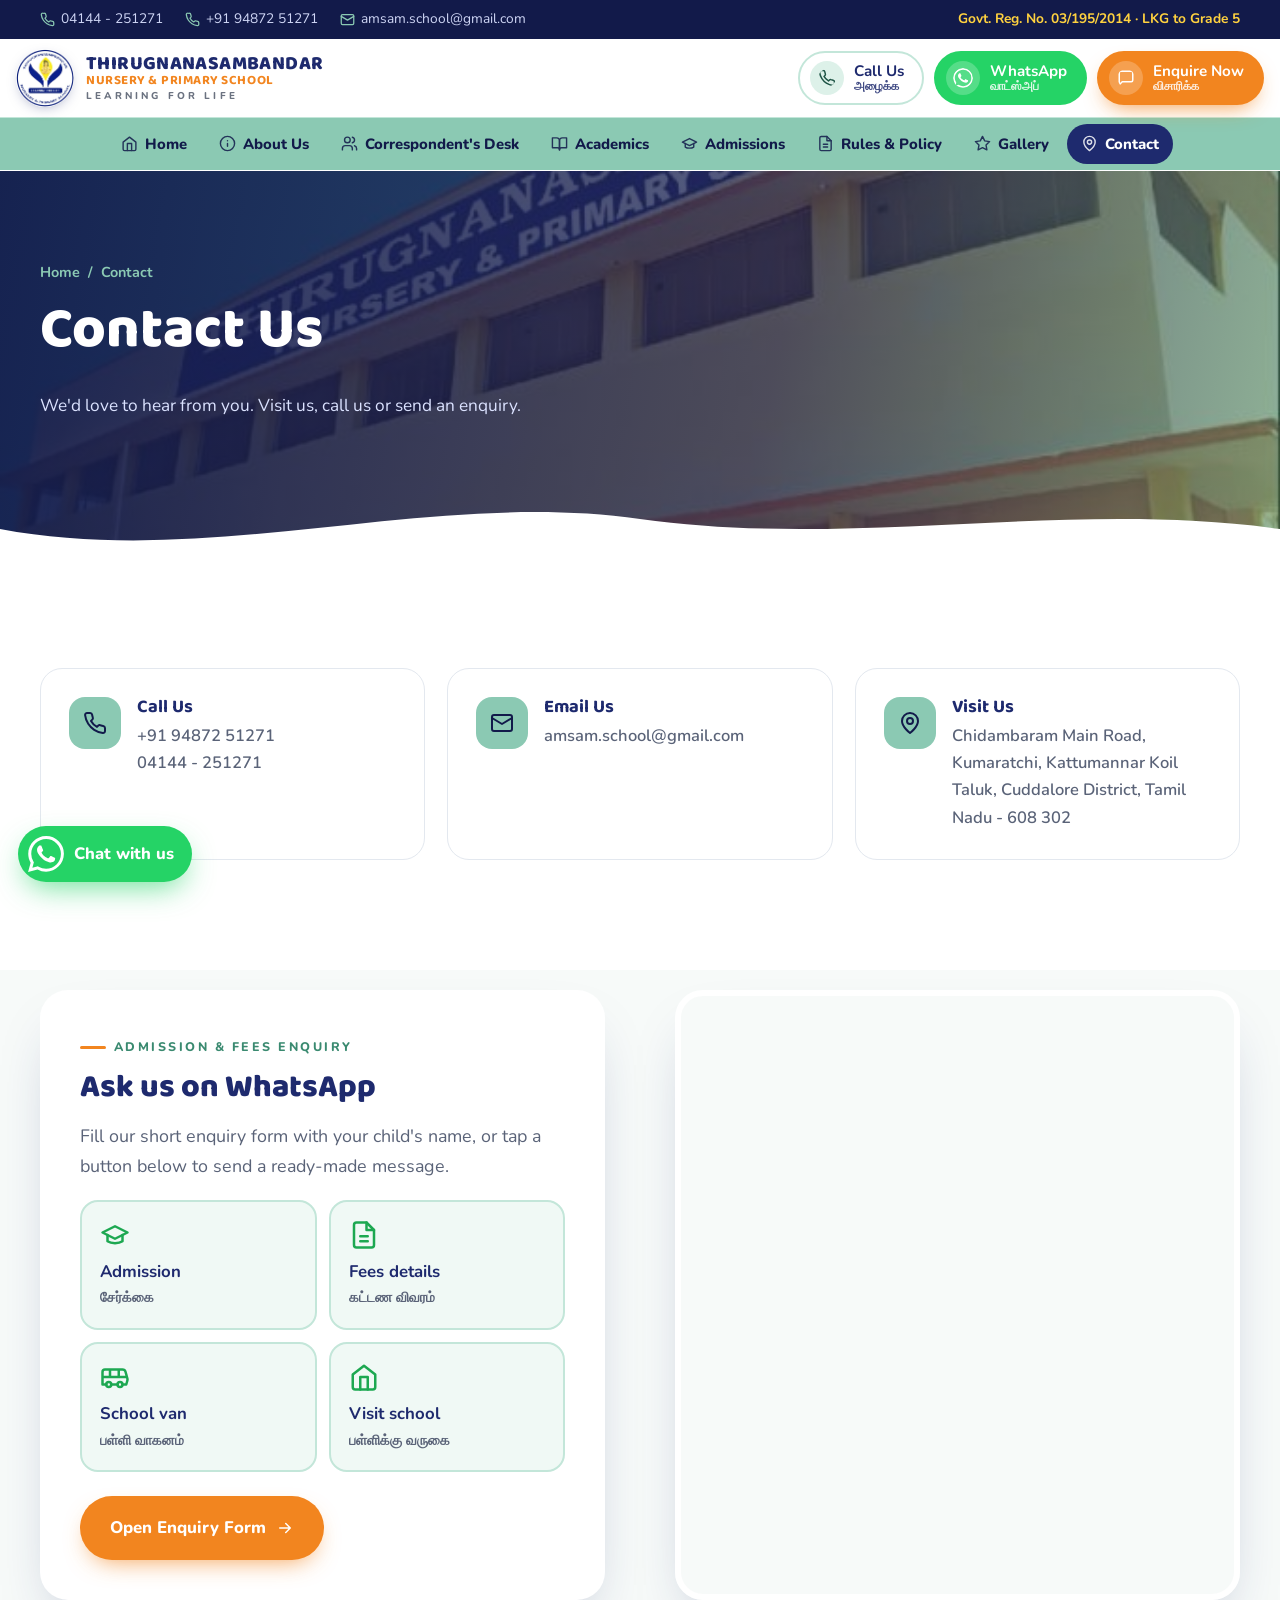
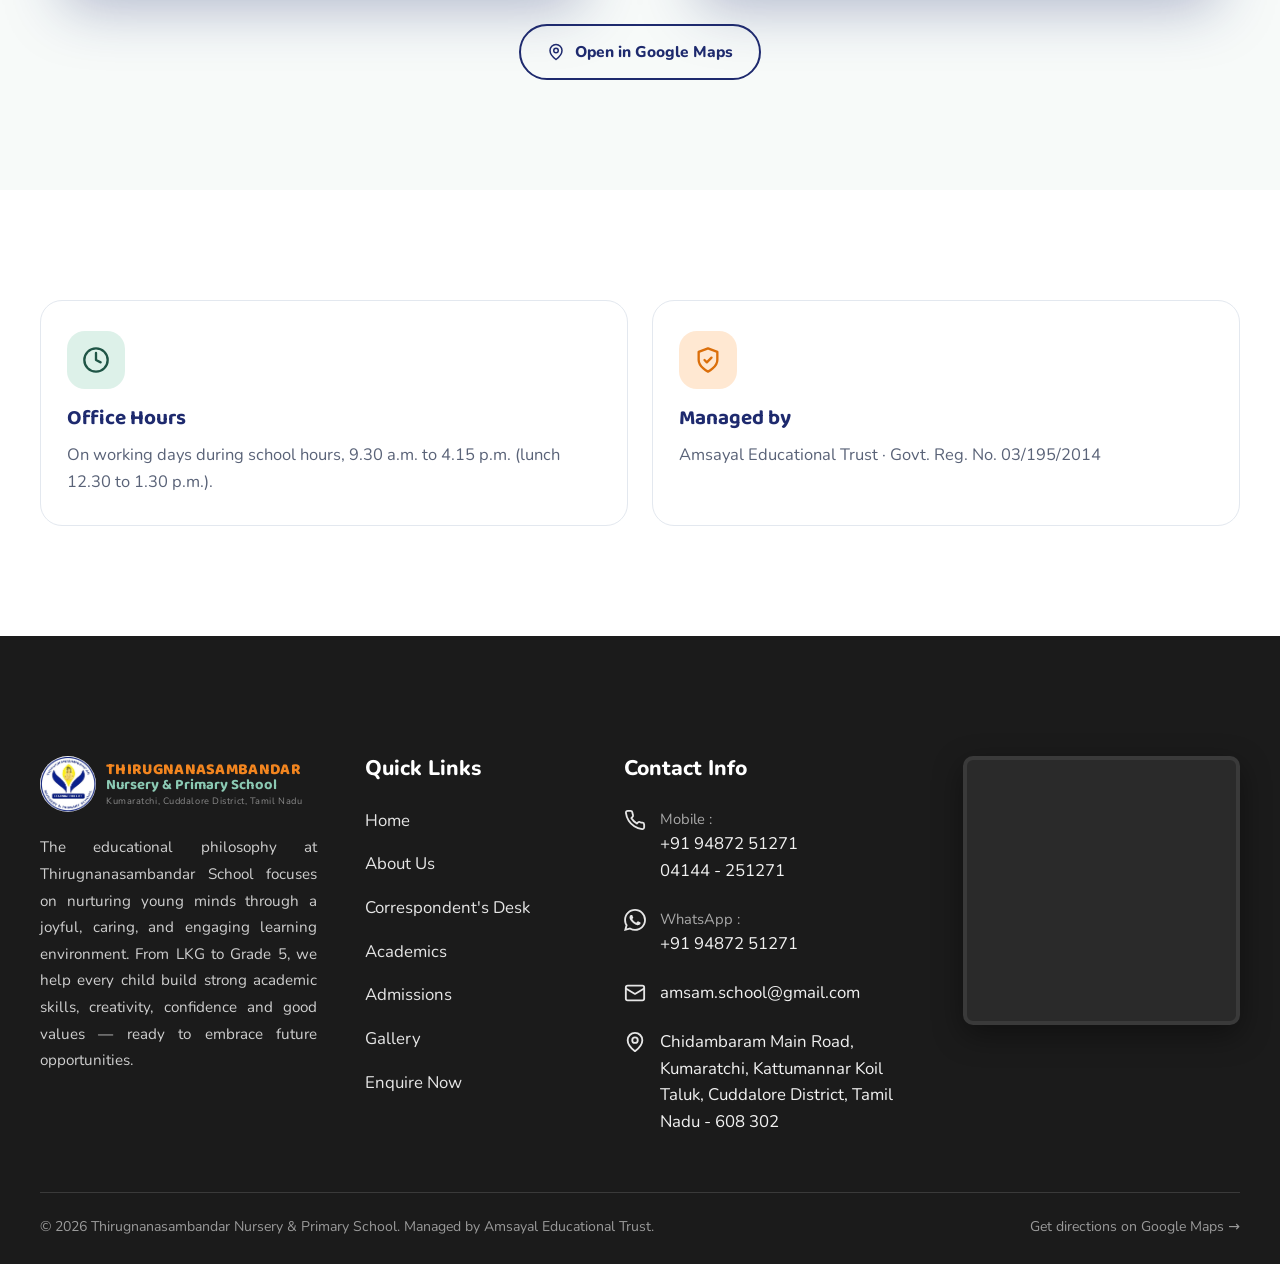
<file: contact.html>
<!DOCTYPE html>
<html lang="en">
<head>
<meta charset="utf-8">
<meta name="viewport" content="width=device-width, initial-scale=1">
<title>Contact | Thirugnanasambandar Nursery & Primary School</title>
<meta name="description" content="Address, phone, email and map for Thirugnanasambandar Nursery & Primary School, Kumaratchi - 608 302.">
<meta name="theme-color" content="#8BC9B3">
<meta property="og:title" content="Contact | Thirugnanasambandar Nursery & Primary School">
<meta property="og:description" content="Address, phone, email and map for Thirugnanasambandar Nursery & Primary School, Kumaratchi - 608 302.">
<meta property="og:image" content="assets/img/school-building.jpg">
<link rel="icon" href="assets/img/logo.jpg">
<link rel="preconnect" href="https://fonts.googleapis.com"><link rel="preconnect" href="https://fonts.gstatic.com" crossorigin>
<link href="https://fonts.googleapis.com/css2?family=Baloo+2:wght@600;700;800&family=Nunito:wght@400;600;700;800&display=swap" rel="stylesheet">
<link rel="stylesheet" href="assets/css/style.css">
</head>
<body>
<a class="skip" href="#main">Skip to content</a>
<div class="topbar"><div class="wrap">
  <div class="tb-left">
    <a href="tel:+914144251271"><svg viewBox="0 0 24 24" fill="none" stroke="currentColor" stroke-width="2" stroke-linecap="round" stroke-linejoin="round" aria-hidden="true"><path d="M22 16.9v3a2 2 0 0 1-2.2 2 19.8 19.8 0 0 1-8.6-3.1 19.5 19.5 0 0 1-6-6A19.8 19.8 0 0 1 2.1 4.2 2 2 0 0 1 4.1 2h3a2 2 0 0 1 2 1.7c.1 1 .4 1.9.7 2.8a2 2 0 0 1-.5 2.1L8 9.9a16 16 0 0 0 6 6l1.3-1.3a2 2 0 0 1 2.1-.4c.9.3 1.8.6 2.8.7a2 2 0 0 1 1.7 2z"/></svg> 04144 - 251271</a>
    <a href="tel:+919487251271"><svg viewBox="0 0 24 24" fill="none" stroke="currentColor" stroke-width="2" stroke-linecap="round" stroke-linejoin="round" aria-hidden="true"><path d="M22 16.9v3a2 2 0 0 1-2.2 2 19.8 19.8 0 0 1-8.6-3.1 19.5 19.5 0 0 1-6-6A19.8 19.8 0 0 1 2.1 4.2 2 2 0 0 1 4.1 2h3a2 2 0 0 1 2 1.7c.1 1 .4 1.9.7 2.8a2 2 0 0 1-.5 2.1L8 9.9a16 16 0 0 0 6 6l1.3-1.3a2 2 0 0 1 2.1-.4c.9.3 1.8.6 2.8.7a2 2 0 0 1 1.7 2z"/></svg> +91 94872 51271</a>
    <a class="tb-mail" href="mailto:amsam.school@gmail.com"><svg viewBox="0 0 24 24" fill="none" stroke="currentColor" stroke-width="2" stroke-linecap="round" stroke-linejoin="round" aria-hidden="true"><rect x="2" y="4" width="20" height="16" rx="2"/><path d="m22 7-10 6L2 7"/></svg> amsam.school@gmail.com</a>
  </div>
  <div class="tb-right">Govt. Reg. No. 03/195/2014 &middot; LKG to Grade 5</div>
</div></div>
<header class="header">
  <div class="wrap head-row">
    <a class="brand" href="index.html" aria-label="Thirugnanasambandar Nursery &amp; Primary School home">
      <img src="assets/img/logo.jpg" alt="School emblem" width="58" height="58">
      <span class="brand-text"><b>THIRUGNANASAMBANDAR</b><span>NURSERY &amp; PRIMARY SCHOOL</span><small>LEARNING FOR LIFE</small></span>
    </a>
    <div class="head-actions">
      <a class="hbtn hbtn-call" href="tel:+919487251271" aria-label="Call the school"><svg viewBox="0 0 24 24" fill="none" stroke="currentColor" stroke-width="2" stroke-linecap="round" stroke-linejoin="round" aria-hidden="true"><path d="M22 16.9v3a2 2 0 0 1-2.2 2 19.8 19.8 0 0 1-8.6-3.1 19.5 19.5 0 0 1-6-6A19.8 19.8 0 0 1 2.1 4.2 2 2 0 0 1 4.1 2h3a2 2 0 0 1 2 1.7c.1 1 .4 1.9.7 2.8a2 2 0 0 1-.5 2.1L8 9.9a16 16 0 0 0 6 6l1.3-1.3a2 2 0 0 1 2.1-.4c.9.3 1.8.6 2.8.7a2 2 0 0 1 1.7 2z"/></svg><span><b>Call Us</b><small>அழைக்க</small></span></a>
      <a class="hbtn hbtn-wa" href="https://wa.me/919487251271?text=Hello%20Thirugnanasambandar%20School%2C%20I%20have%20an%20enquiry." target="_blank" rel="noopener" aria-label="Chat on WhatsApp"><svg viewBox="0 0 24 24" fill="currentColor" aria-hidden="true"><path d="M17.47 14.38c-.3-.15-1.76-.87-2.03-.97-.27-.1-.47-.15-.67.15-.2.3-.77.97-.94 1.16-.17.2-.35.22-.64.07-.3-.15-1.26-.46-2.39-1.47-.88-.79-1.48-1.76-1.65-2.06-.17-.3-.02-.46.13-.6.13-.14.3-.35.45-.52.15-.17.2-.3.3-.5.1-.2.05-.37-.03-.52-.07-.15-.67-1.61-.92-2.2-.24-.58-.49-.5-.67-.51h-.57c-.2 0-.52.07-.79.37-.27.3-1.04 1.02-1.04 2.48 0 1.46 1.07 2.88 1.21 3.07.15.2 2.1 3.2 5.08 4.49.71.3 1.26.49 1.7.63.71.22 1.36.19 1.87.12.57-.09 1.76-.72 2-1.41.25-.7.25-1.29.18-1.41-.08-.13-.28-.2-.57-.35m-5.42 7.4h-.01a9.87 9.87 0 0 1-5.03-1.38l-.36-.21-3.74.98 1-3.65-.24-.37a9.86 9.86 0 0 1-1.51-5.26c0-5.45 4.44-9.88 9.89-9.88 2.64 0 5.12 1.03 6.99 2.9a9.83 9.83 0 0 1 2.89 6.99c0 5.45-4.44 9.88-9.89 9.88m8.41-18.3A11.82 11.82 0 0 0 12.05 0C5.5 0 .16 5.34.16 11.89c0 2.1.55 4.14 1.59 5.95L.06 24l6.3-1.65a11.88 11.88 0 0 0 5.68 1.45h.01c6.55 0 11.89-5.34 11.89-11.89a11.82 11.82 0 0 0-3.48-8.41z"/></svg><span><b>WhatsApp</b><small>வாட்ஸ்அப்</small></span></a>
      <a class="hbtn hbtn-enq" href="enquire.html"><svg viewBox="0 0 24 24" fill="none" stroke="currentColor" stroke-width="2" stroke-linecap="round" stroke-linejoin="round" aria-hidden="true"><path d="M21 15a2 2 0 0 1-2 2H7l-4 4V5a2 2 0 0 1 2-2h14a2 2 0 0 1 2 2z"/></svg><span><b>Enquire Now</b><small>விசாரிக்க</small></span></a>
    </div>
  </div>
  <nav class="quicknav" aria-label="Quick links"><div class="wrap"><a href="index.html"><svg viewBox="0 0 24 24" fill="none" stroke="currentColor" stroke-width="2" stroke-linecap="round" stroke-linejoin="round" aria-hidden="true"><path d="m3 10 9-7 9 7v10a2 2 0 0 1-2 2H5a2 2 0 0 1-2-2z"/><path d="M9 22V12h6v10"/></svg><span>Home</span></a><a href="about.html"><svg viewBox="0 0 24 24" fill="none" stroke="currentColor" stroke-width="2" stroke-linecap="round" stroke-linejoin="round" aria-hidden="true"><circle cx="12" cy="12" r="10"/><path d="M12 16v-4M12 8h.01"/></svg><span>About Us</span></a><a href="correspondent.html"><svg viewBox="0 0 24 24" fill="none" stroke="currentColor" stroke-width="2" stroke-linecap="round" stroke-linejoin="round" aria-hidden="true"><path d="M16 21v-2a4 4 0 0 0-4-4H6a4 4 0 0 0-4 4v2"/><circle cx="9" cy="7" r="4"/><path d="M22 21v-2a4 4 0 0 0-3-3.9M16 3.1a4 4 0 0 1 0 7.8"/></svg><span>Correspondent's Desk</span></a><a href="academics.html"><svg viewBox="0 0 24 24" fill="none" stroke="currentColor" stroke-width="2" stroke-linecap="round" stroke-linejoin="round" aria-hidden="true"><path d="M2 4h6a4 4 0 0 1 4 4v13a3 3 0 0 0-3-3H2z"/><path d="M22 4h-6a4 4 0 0 0-4 4v13a3 3 0 0 1 3-3h7z"/></svg><span>Academics</span></a><a href="admissions.html"><svg viewBox="0 0 24 24" fill="none" stroke="currentColor" stroke-width="2" stroke-linecap="round" stroke-linejoin="round" aria-hidden="true"><path d="M22 10 12 5 2 10l10 5 10-5z"/><path d="M6 12v5c3 2 9 2 12 0v-5"/></svg><span>Admissions</span></a><a href="rules.html"><svg viewBox="0 0 24 24" fill="none" stroke="currentColor" stroke-width="2" stroke-linecap="round" stroke-linejoin="round" aria-hidden="true"><path d="M14 2H6a2 2 0 0 0-2 2v16a2 2 0 0 0 2 2h12a2 2 0 0 0 2-2V8z"/><path d="M14 2v6h6M9 13h6M9 17h6"/></svg><span>Rules &amp; Policy</span></a><a href="gallery.html"><svg viewBox="0 0 24 24" fill="none" stroke="currentColor" stroke-width="2" stroke-linecap="round" stroke-linejoin="round" aria-hidden="true"><path d="m12 2 3.1 6.3 6.9 1-5 4.9 1.2 6.8L12 17.8 5.8 21l1.2-6.8-5-4.9 6.9-1z"/></svg><span>Gallery</span></a><a href="contact.html" class="active" aria-current="page"><svg viewBox="0 0 24 24" fill="none" stroke="currentColor" stroke-width="2" stroke-linecap="round" stroke-linejoin="round" aria-hidden="true"><path d="M20 10c0 6-8 12-8 12s-8-6-8-12a8 8 0 0 1 16 0z"/><circle cx="12" cy="10" r="3"/></svg><span>Contact</span></a></div></nav>
</header>
<main id="main">
<section class="page-hero">
  <img class="bg" src="assets/img/school-building.jpg" alt="" aria-hidden="true">
  <div class="wrap reveal">
    <div class="crumbs"><a href="index.html">Home</a> <span>/</span> <span>Contact</span></div>
    <h1>Contact Us</h1>
    <p>We'd love to hear from you. Visit us, call us or send an enquiry.</p>
  </div>
  <div class="wave"><svg viewBox="0 0 1440 70" preserveAspectRatio="none"><path fill="#fff" d="M0 40 C 240 80 480 0 720 30 C 960 60 1200 10 1440 40 L1440 70 L0 70Z"/></svg></div>
</section>
<section class="section"><div class="wrap">
  <div class="contact-cards">
    <div class="cc reveal"><div class="ic"><svg viewBox="0 0 24 24" fill="none" stroke="currentColor" stroke-width="2" stroke-linecap="round" stroke-linejoin="round" aria-hidden="true"><path d="M22 16.9v3a2 2 0 0 1-2.2 2 19.8 19.8 0 0 1-8.6-3.1 19.5 19.5 0 0 1-6-6A19.8 19.8 0 0 1 2.1 4.2 2 2 0 0 1 4.1 2h3a2 2 0 0 1 2 1.7c.1 1 .4 1.9.7 2.8a2 2 0 0 1-.5 2.1L8 9.9a16 16 0 0 0 6 6l1.3-1.3a2 2 0 0 1 2.1-.4c.9.3 1.8.6 2.8.7a2 2 0 0 1 1.7 2z"/></svg></div><div><h3>Call Us</h3><a href="tel:+919487251271">+91 94872 51271</a><a href="tel:+914144251271">04144 - 251271</a></div></div>
    <div class="cc reveal"><div class="ic"><svg viewBox="0 0 24 24" fill="none" stroke="currentColor" stroke-width="2" stroke-linecap="round" stroke-linejoin="round" aria-hidden="true"><rect x="2" y="4" width="20" height="16" rx="2"/><path d="m22 7-10 6L2 7"/></svg></div><div><h3>Email Us</h3><a href="mailto:amsam.school@gmail.com">amsam.school@gmail.com</a></div></div>
    <div class="cc reveal"><div class="ic"><svg viewBox="0 0 24 24" fill="none" stroke="currentColor" stroke-width="2" stroke-linecap="round" stroke-linejoin="round" aria-hidden="true"><path d="M20 10c0 6-8 12-8 12s-8-6-8-12a8 8 0 0 1 16 0z"/><circle cx="12" cy="10" r="3"/></svg></div><div><h3>Visit Us</h3><p>Chidambaram Main Road, Kumaratchi, Kattumannar Koil Taluk, Cuddalore District, Tamil Nadu - 608 302</p></div></div>
  </div>
</div></section>

<section class="section soft" style="padding-top:20px"><div class="wrap split" style="align-items:stretch">
  <div class="form reveal">
    <span class="eyebrow">Admission &amp; Fees Enquiry</span>
    <h2 style="font-size:2rem">Ask us on WhatsApp</h2>
    <p class="lead">Fill our short enquiry form with your child's name, or tap a button below to send a ready-made message.</p>
    <div class="wa-quick">
      <a href="https://wa.me/919487251271?text=Hello%20Thirugnanasambandar%20School%2C%20I%20want%20to%20know%20about%20admission." target="_blank" rel="noopener"><svg viewBox="0 0 24 24" fill="none" stroke="currentColor" stroke-width="2" stroke-linecap="round" stroke-linejoin="round" aria-hidden="true"><path d="M22 10 12 5 2 10l10 5 10-5z"/><path d="M6 12v5c3 2 9 2 12 0v-5"/></svg><b>Admission</b><small>சேர்க்கை</small></a>
      <a href="https://wa.me/919487251271?text=Hello%20Thirugnanasambandar%20School%2C%20please%20share%20the%20fees%20details." target="_blank" rel="noopener"><svg viewBox="0 0 24 24" fill="none" stroke="currentColor" stroke-width="2" stroke-linecap="round" stroke-linejoin="round" aria-hidden="true"><path d="M14 2H6a2 2 0 0 0-2 2v16a2 2 0 0 0 2 2h12a2 2 0 0 0 2-2V8z"/><path d="M14 2v6h6M9 13h6M9 17h6"/></svg><b>Fees details</b><small>கட்டண விவரம்</small></a>
      <a href="https://wa.me/919487251271?text=Hello%20Thirugnanasambandar%20School%2C%20please%20share%20the%20school%20van%20/%20transport%20details." target="_blank" rel="noopener"><svg viewBox="0 0 24 24" fill="none" stroke="currentColor" stroke-width="2" stroke-linecap="round" stroke-linejoin="round" aria-hidden="true"><path d="M8 6v6M15 6v6M2 12h19.6M18 18h3s.5-1.7.8-2.8c.1-.4.2-.8.2-1.2s-.1-.8-.2-1.2l-1.4-5C20.1 6.8 19.1 6 18 6H4a2 2 0 0 0-2 2v10h3"/><circle cx="7" cy="18" r="2"/><path d="M9 18h5"/><circle cx="16" cy="18" r="2"/></svg><b>School van</b><small>பள்ளி வாகனம்</small></a>
      <a href="https://wa.me/919487251271?text=Hello%20Thirugnanasambandar%20School%2C%20I%20would%20like%20to%20visit%20the%20school.%20When%20can%20I%20come%3F" target="_blank" rel="noopener"><svg viewBox="0 0 24 24" fill="none" stroke="currentColor" stroke-width="2" stroke-linecap="round" stroke-linejoin="round" aria-hidden="true"><path d="m3 10 9-7 9 7v10a2 2 0 0 1-2 2H5a2 2 0 0 1-2-2z"/><path d="M9 22V12h6v10"/></svg><b>Visit school</b><small>பள்ளிக்கு வருகை</small></a>
    </div>
    <a class="btn btn-primary btn-lg mt-2" href="enquire.html">Open Enquiry Form <svg viewBox="0 0 24 24" fill="none" stroke="currentColor" stroke-width="2" stroke-linecap="round" stroke-linejoin="round" aria-hidden="true"><path d="M5 12h14M13 6l6 6-6 6"/></svg></a>
  </div>
  <div class="map-big reveal"><iframe src="https://maps.google.com/maps?q=Thirugnanasambandar%20Nursery%20and%20Primary%20School%2C%20Kumaratchi%2C%20Tamil%20Nadu%20608302&z=15&output=embed" title="Map to Thirugnanasambandar Nursery and Primary School" loading="lazy" referrerpolicy="no-referrer-when-downgrade" allowfullscreen></iframe></div>
</div>
<div class="wrap center mt-2"><a class="btn btn-outline" href="https://maps.app.goo.gl/ySTkk5dZzBN9FbWP8?g_st=aw" target="_blank" rel="noopener"><svg viewBox="0 0 24 24" fill="none" stroke="currentColor" stroke-width="2" stroke-linecap="round" stroke-linejoin="round" aria-hidden="true"><path d="M20 10c0 6-8 12-8 12s-8-6-8-12a8 8 0 0 1 16 0z"/><circle cx="12" cy="10" r="3"/></svg> Open in Google Maps</a></div>
</section>

<section class="section"><div class="wrap">
  <div class="grid-2">
    <div class="card reveal"><div class="ic"><svg viewBox="0 0 24 24" fill="none" stroke="currentColor" stroke-width="2" stroke-linecap="round" stroke-linejoin="round" aria-hidden="true"><circle cx="12" cy="12" r="10"/><path d="M12 6v6l4 2"/></svg></div><h3>Office Hours</h3><p>On working days during school hours, 9.30 a.m. to 4.15 p.m. (lunch 12.30 to 1.30 p.m.).</p></div>
    <div class="card c-orange reveal"><div class="ic"><svg viewBox="0 0 24 24" fill="none" stroke="currentColor" stroke-width="2" stroke-linecap="round" stroke-linejoin="round" aria-hidden="true"><path d="M12 22s8-4 8-10V5l-8-3-8 3v7c0 6 8 10 8 10z"/><path d="m9 12 2 2 4-4"/></svg></div><h3>Managed by</h3><p>Amsayal Educational Trust &middot; Govt. Reg. No. 03/195/2014</p></div>
  </div>
</div></section>

</main>

<footer class="site-footer">
  <div class="wrap footer-grid">
    <div>
      <a class="f-brand" href="index.html"><img src="assets/img/logo.jpg" alt="School emblem" width="56" height="56" loading="lazy">
        <div><b>THIRUGNANASAMBANDAR</b><span>Nursery &amp; Primary School</span><small>Kumaratchi, Cuddalore District, Tamil Nadu</small></div></a>
      <p class="f-about">The educational philosophy at Thirugnanasambandar School focuses on nurturing young minds through a joyful, caring, and engaging learning environment. From LKG to Grade 5, we help every child build strong academic skills, creativity, confidence and good values &mdash; ready to embrace future opportunities.</p>
    </div>
    <div>
      <h4>Quick Links</h4>
      <ul class="f-links">
        <li><a href="index.html">Home</a></li>
        <li><a href="about.html">About Us</a></li>
        <li><a href="correspondent.html">Correspondent's Desk</a></li>
        <li><a href="academics.html">Academics</a></li>
        <li><a href="admissions.html">Admissions</a></li>
        <li><a href="gallery.html">Gallery</a></li>
        <li><a href="enquire.html">Enquire Now</a></li>
      </ul>
    </div>
    <div>
      <h4>Contact Info</h4>
      <ul class="f-contact">
        <li><svg viewBox="0 0 24 24" fill="none" stroke="currentColor" stroke-width="2" stroke-linecap="round" stroke-linejoin="round" aria-hidden="true"><path d="M22 16.9v3a2 2 0 0 1-2.2 2 19.8 19.8 0 0 1-8.6-3.1 19.5 19.5 0 0 1-6-6A19.8 19.8 0 0 1 2.1 4.2 2 2 0 0 1 4.1 2h3a2 2 0 0 1 2 1.7c.1 1 .4 1.9.7 2.8a2 2 0 0 1-.5 2.1L8 9.9a16 16 0 0 0 6 6l1.3-1.3a2 2 0 0 1 2.1-.4c.9.3 1.8.6 2.8.7a2 2 0 0 1 1.7 2z"/></svg><div><small>Mobile :</small><a href="tel:+919487251271">+91 94872 51271</a><br><a href="tel:+914144251271">04144 - 251271</a></div></li>
        <li><svg viewBox="0 0 24 24" fill="currentColor" aria-hidden="true"><path d="M17.47 14.38c-.3-.15-1.76-.87-2.03-.97-.27-.1-.47-.15-.67.15-.2.3-.77.97-.94 1.16-.17.2-.35.22-.64.07-.3-.15-1.26-.46-2.39-1.47-.88-.79-1.48-1.76-1.65-2.06-.17-.3-.02-.46.13-.6.13-.14.3-.35.45-.52.15-.17.2-.3.3-.5.1-.2.05-.37-.03-.52-.07-.15-.67-1.61-.92-2.2-.24-.58-.49-.5-.67-.51h-.57c-.2 0-.52.07-.79.37-.27.3-1.04 1.02-1.04 2.48 0 1.46 1.07 2.88 1.21 3.07.15.2 2.1 3.2 5.08 4.49.71.3 1.26.49 1.7.63.71.22 1.36.19 1.87.12.57-.09 1.76-.72 2-1.41.25-.7.25-1.29.18-1.41-.08-.13-.28-.2-.57-.35m-5.42 7.4h-.01a9.87 9.87 0 0 1-5.03-1.38l-.36-.21-3.74.98 1-3.65-.24-.37a9.86 9.86 0 0 1-1.51-5.26c0-5.45 4.44-9.88 9.89-9.88 2.64 0 5.12 1.03 6.99 2.9a9.83 9.83 0 0 1 2.89 6.99c0 5.45-4.44 9.88-9.89 9.88m8.41-18.3A11.82 11.82 0 0 0 12.05 0C5.5 0 .16 5.34.16 11.89c0 2.1.55 4.14 1.59 5.95L.06 24l6.3-1.65a11.88 11.88 0 0 0 5.68 1.45h.01c6.55 0 11.89-5.34 11.89-11.89a11.82 11.82 0 0 0-3.48-8.41z"/></svg><div><small>WhatsApp :</small><a href="https://wa.me/919487251271?text=Hello%20Thirugnanasambandar%20School%2C%20I%20have%20an%20enquiry." target="_blank" rel="noopener">+91 94872 51271</a></div></li>
        <li><svg viewBox="0 0 24 24" fill="none" stroke="currentColor" stroke-width="2" stroke-linecap="round" stroke-linejoin="round" aria-hidden="true"><rect x="2" y="4" width="20" height="16" rx="2"/><path d="m22 7-10 6L2 7"/></svg><div><a href="mailto:amsam.school@gmail.com">amsam.school@gmail.com</a></div></li>
        <li><svg viewBox="0 0 24 24" fill="none" stroke="currentColor" stroke-width="2" stroke-linecap="round" stroke-linejoin="round" aria-hidden="true"><path d="M20 10c0 6-8 12-8 12s-8-6-8-12a8 8 0 0 1 16 0z"/><circle cx="12" cy="10" r="3"/></svg><div><span>Chidambaram Main Road, Kumaratchi, Kattumannar Koil Taluk, Cuddalore District, Tamil Nadu - 608 302</span></div></li>
      </ul>
    </div>
    <div>
      <div class="f-map"><iframe src="https://maps.google.com/maps?q=Thirugnanasambandar%20Nursery%20and%20Primary%20School%2C%20Kumaratchi%2C%20Tamil%20Nadu%20608302&z=15&output=embed" title="School location on Google Maps" loading="lazy" referrerpolicy="no-referrer-when-downgrade" allowfullscreen></iframe></div>
    </div>
  </div>
  <div class="wrap f-bottom">
    <span>&copy; <span id="year">2026</span> Thirugnanasambandar Nursery &amp; Primary School. Managed by Amsayal Educational Trust.</span>
    <a href="https://maps.app.goo.gl/ySTkk5dZzBN9FbWP8?g_st=aw" target="_blank" rel="noopener">Get directions on Google Maps &rarr;</a>
  </div>
</footer>
<a class="wa-float" href="https://wa.me/919487251271?text=Hello%20Thirugnanasambandar%20School%2C%20I%20have%20an%20enquiry." target="_blank" rel="noopener" aria-label="Chat with the school on WhatsApp"><svg viewBox="0 0 24 24" fill="currentColor" aria-hidden="true"><path d="M17.47 14.38c-.3-.15-1.76-.87-2.03-.97-.27-.1-.47-.15-.67.15-.2.3-.77.97-.94 1.16-.17.2-.35.22-.64.07-.3-.15-1.26-.46-2.39-1.47-.88-.79-1.48-1.76-1.65-2.06-.17-.3-.02-.46.13-.6.13-.14.3-.35.45-.52.15-.17.2-.3.3-.5.1-.2.05-.37-.03-.52-.07-.15-.67-1.61-.92-2.2-.24-.58-.49-.5-.67-.51h-.57c-.2 0-.52.07-.79.37-.27.3-1.04 1.02-1.04 2.48 0 1.46 1.07 2.88 1.21 3.07.15.2 2.1 3.2 5.08 4.49.71.3 1.26.49 1.7.63.71.22 1.36.19 1.87.12.57-.09 1.76-.72 2-1.41.25-.7.25-1.29.18-1.41-.08-.13-.28-.2-.57-.35m-5.42 7.4h-.01a9.87 9.87 0 0 1-5.03-1.38l-.36-.21-3.74.98 1-3.65-.24-.37a9.86 9.86 0 0 1-1.51-5.26c0-5.45 4.44-9.88 9.89-9.88 2.64 0 5.12 1.03 6.99 2.9a9.83 9.83 0 0 1 2.89 6.99c0 5.45-4.44 9.88-9.89 9.88m8.41-18.3A11.82 11.82 0 0 0 12.05 0C5.5 0 .16 5.34.16 11.89c0 2.1.55 4.14 1.59 5.95L.06 24l6.3-1.65a11.88 11.88 0 0 0 5.68 1.45h.01c6.55 0 11.89-5.34 11.89-11.89a11.82 11.82 0 0 0-3.48-8.41z"/></svg><span>Chat with us</span></a>
<button class="to-top" aria-label="Back to top"><svg viewBox="0 0 24 24" fill="none" stroke="currentColor" stroke-width="2" stroke-linecap="round" stroke-linejoin="round" aria-hidden="true"><path d="m18 15-6-6-6 6"/></svg></button>
<nav class="action-bar" aria-label="Quick actions">
  <a href="tel:+919487251271"><svg viewBox="0 0 24 24" fill="none" stroke="currentColor" stroke-width="2" stroke-linecap="round" stroke-linejoin="round" aria-hidden="true"><path d="M22 16.9v3a2 2 0 0 1-2.2 2 19.8 19.8 0 0 1-8.6-3.1 19.5 19.5 0 0 1-6-6A19.8 19.8 0 0 1 2.1 4.2 2 2 0 0 1 4.1 2h3a2 2 0 0 1 2 1.7c.1 1 .4 1.9.7 2.8a2 2 0 0 1-.5 2.1L8 9.9a16 16 0 0 0 6 6l1.3-1.3a2 2 0 0 1 2.1-.4c.9.3 1.8.6 2.8.7a2 2 0 0 1 1.7 2z"/></svg><b>Call</b><small>அழைக்க</small></a>
  <a class="ab-wa" href="https://wa.me/919487251271?text=Hello%20Thirugnanasambandar%20School%2C%20I%20have%20an%20enquiry." target="_blank" rel="noopener"><svg viewBox="0 0 24 24" fill="currentColor" aria-hidden="true"><path d="M17.47 14.38c-.3-.15-1.76-.87-2.03-.97-.27-.1-.47-.15-.67.15-.2.3-.77.97-.94 1.16-.17.2-.35.22-.64.07-.3-.15-1.26-.46-2.39-1.47-.88-.79-1.48-1.76-1.65-2.06-.17-.3-.02-.46.13-.6.13-.14.3-.35.45-.52.15-.17.2-.3.3-.5.1-.2.05-.37-.03-.52-.07-.15-.67-1.61-.92-2.2-.24-.58-.49-.5-.67-.51h-.57c-.2 0-.52.07-.79.37-.27.3-1.04 1.02-1.04 2.48 0 1.46 1.07 2.88 1.21 3.07.15.2 2.1 3.2 5.08 4.49.71.3 1.26.49 1.7.63.71.22 1.36.19 1.87.12.57-.09 1.76-.72 2-1.41.25-.7.25-1.29.18-1.41-.08-.13-.28-.2-.57-.35m-5.42 7.4h-.01a9.87 9.87 0 0 1-5.03-1.38l-.36-.21-3.74.98 1-3.65-.24-.37a9.86 9.86 0 0 1-1.51-5.26c0-5.45 4.44-9.88 9.89-9.88 2.64 0 5.12 1.03 6.99 2.9a9.83 9.83 0 0 1 2.89 6.99c0 5.45-4.44 9.88-9.89 9.88m8.41-18.3A11.82 11.82 0 0 0 12.05 0C5.5 0 .16 5.34.16 11.89c0 2.1.55 4.14 1.59 5.95L.06 24l6.3-1.65a11.88 11.88 0 0 0 5.68 1.45h.01c6.55 0 11.89-5.34 11.89-11.89a11.82 11.82 0 0 0-3.48-8.41z"/></svg><b>WhatsApp</b><small>வாட்ஸ்அப்</small></a>
  <a href="https://wa.me/919487251271?text=Hello%20Thirugnanasambandar%20School%2C%20please%20share%20the%20fees%20details." target="_blank" rel="noopener"><svg viewBox="0 0 24 24" fill="none" stroke="currentColor" stroke-width="2" stroke-linecap="round" stroke-linejoin="round" aria-hidden="true"><path d="M14 2H6a2 2 0 0 0-2 2v16a2 2 0 0 0 2 2h12a2 2 0 0 0 2-2V8z"/><path d="M14 2v6h6M9 13h6M9 17h6"/></svg><b>Fees</b><small>கட்டணம்</small></a>
  <a class="ab-enq" href="enquire.html"><svg viewBox="0 0 24 24" fill="none" stroke="currentColor" stroke-width="2" stroke-linecap="round" stroke-linejoin="round" aria-hidden="true"><path d="M21 15a2 2 0 0 1-2 2H7l-4 4V5a2 2 0 0 1 2-2h14a2 2 0 0 1 2 2z"/></svg><b>Enquire</b><small>விசாரிக்க</small></a>
</nav>
<script src="assets/js/main.js"></script>
</body>
</html>
</file>
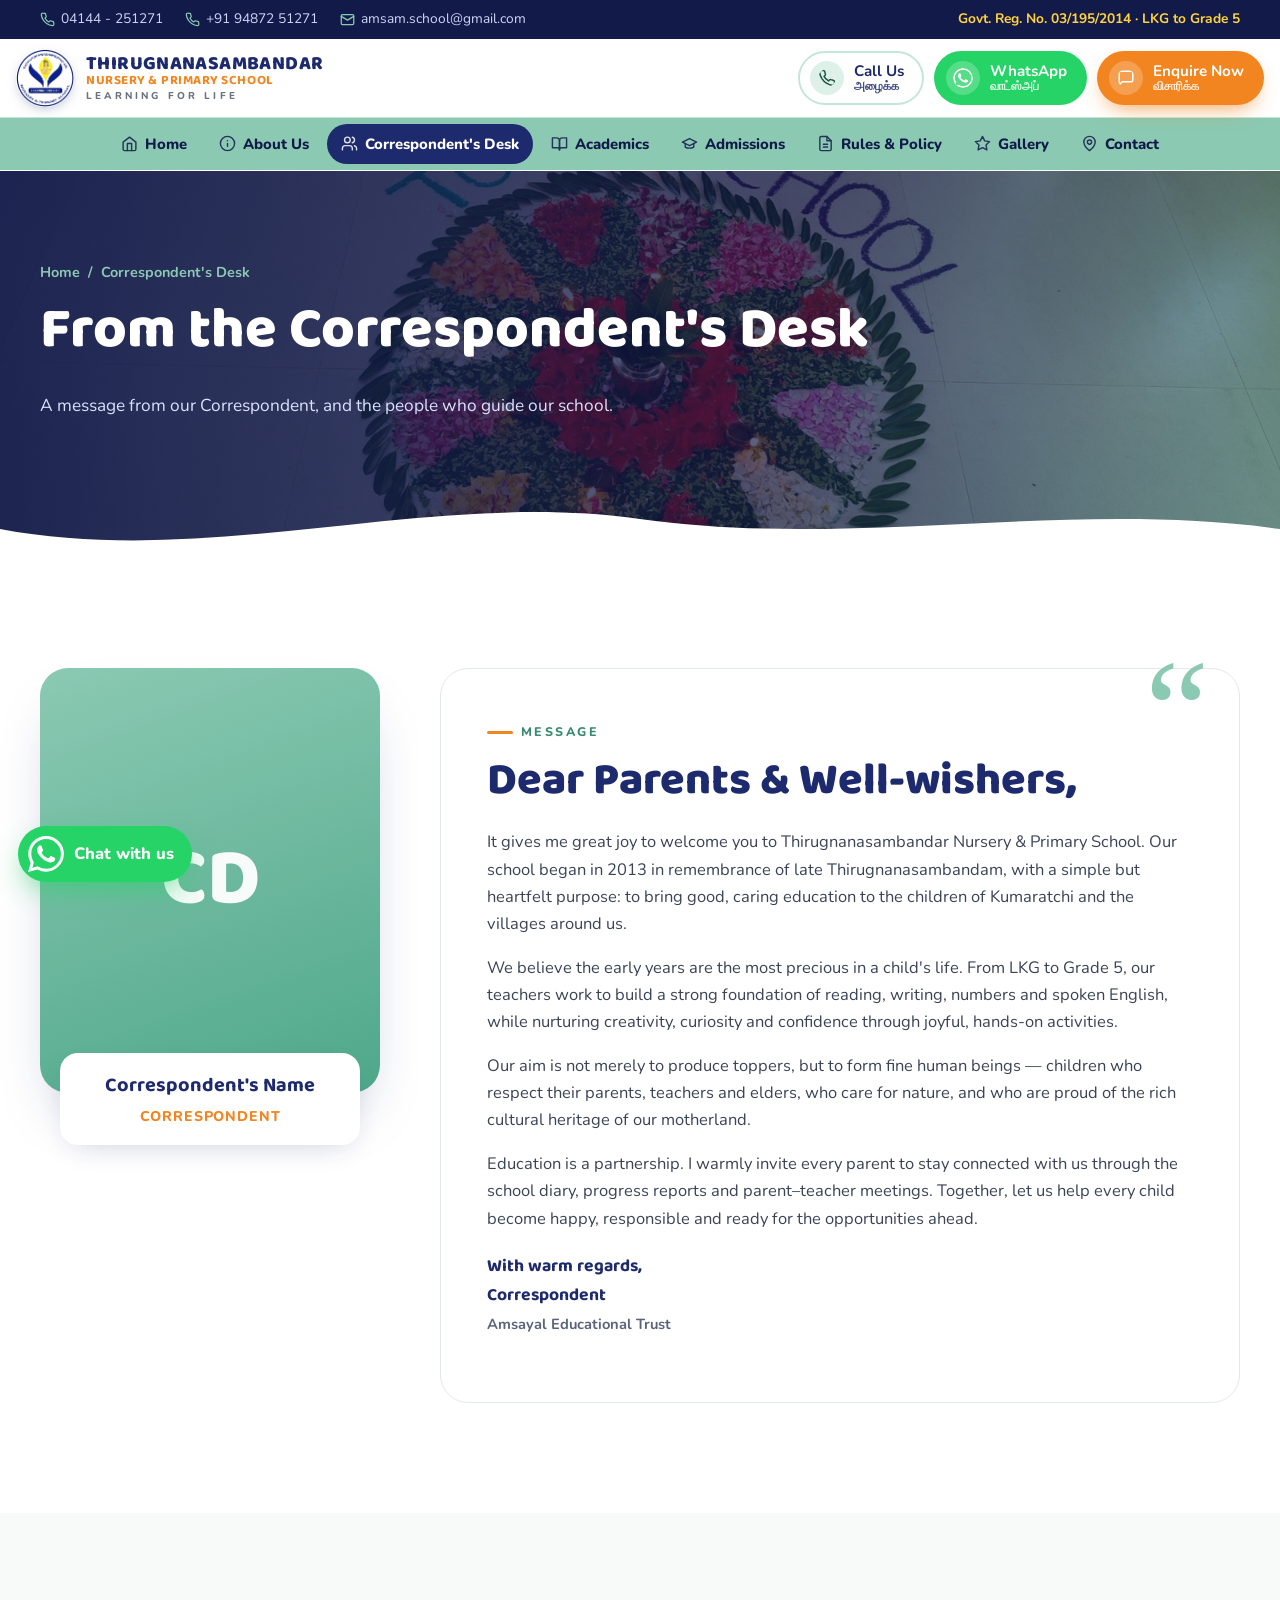
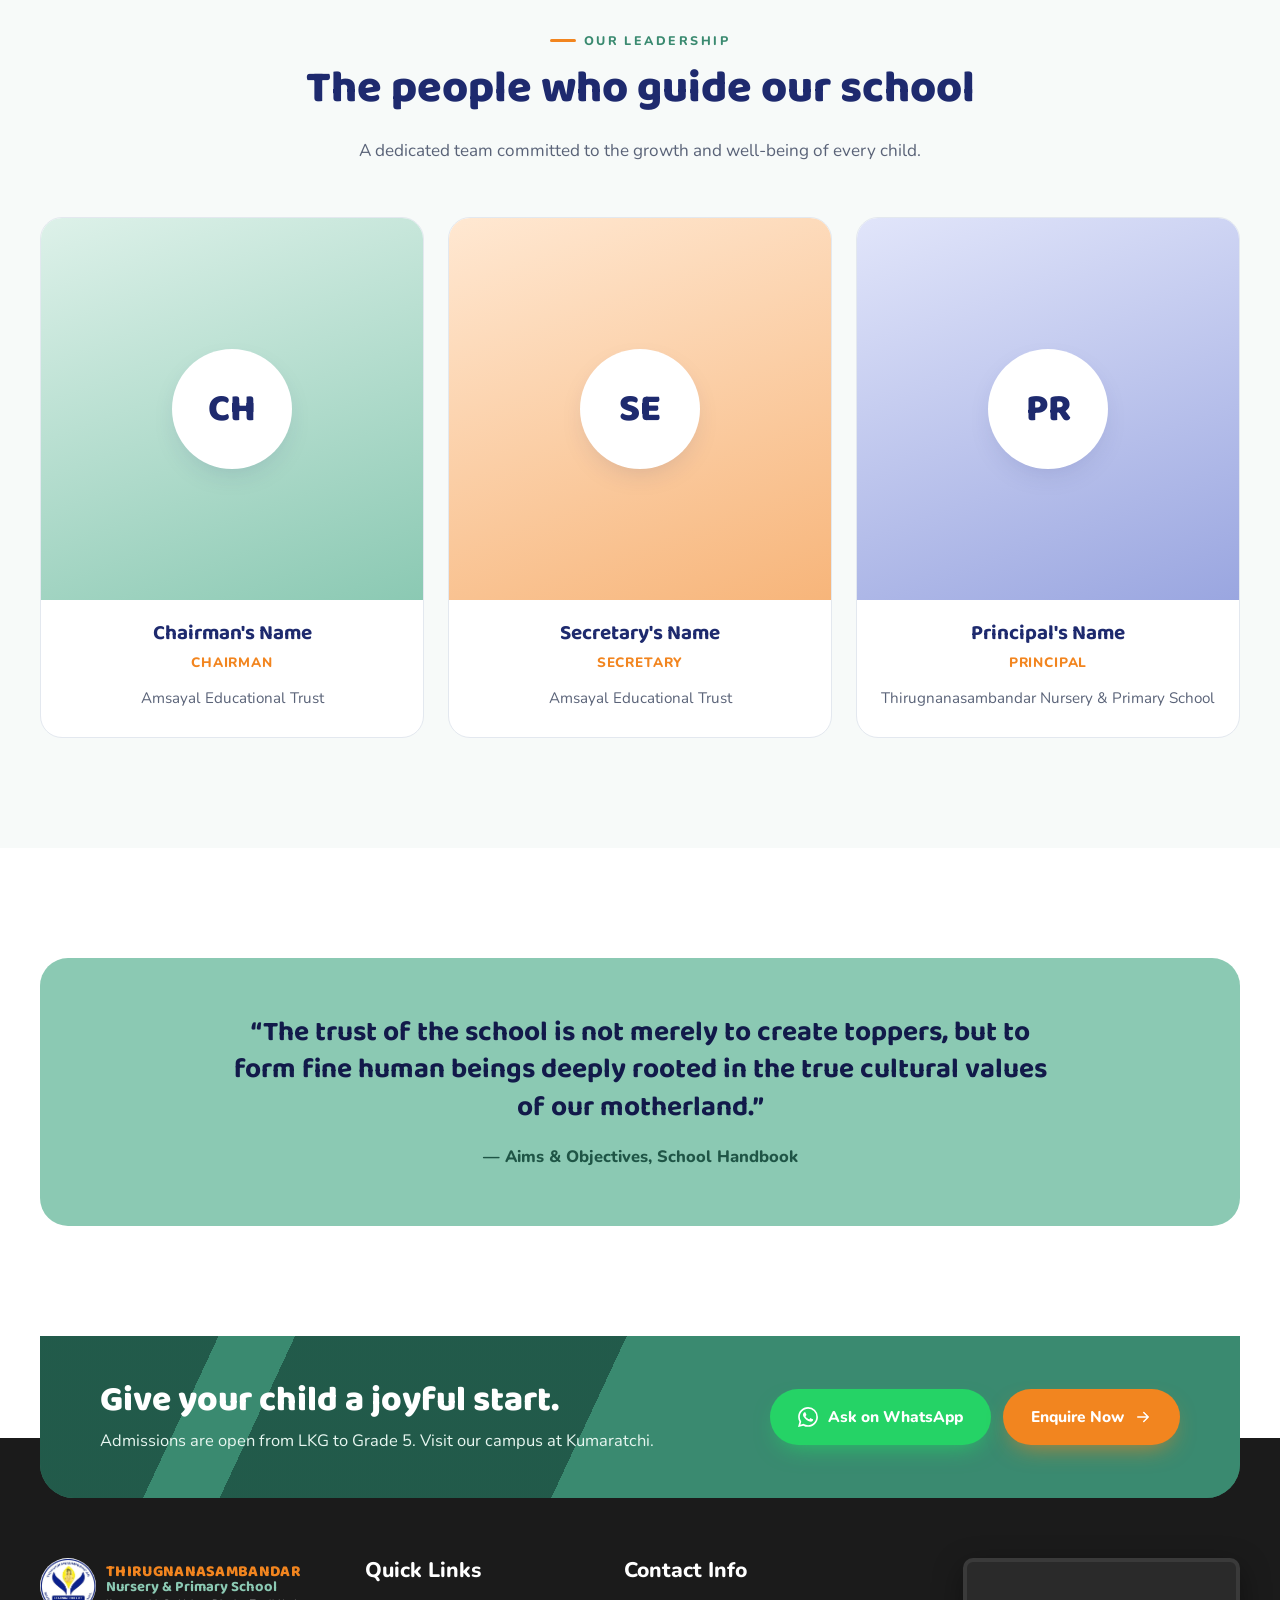
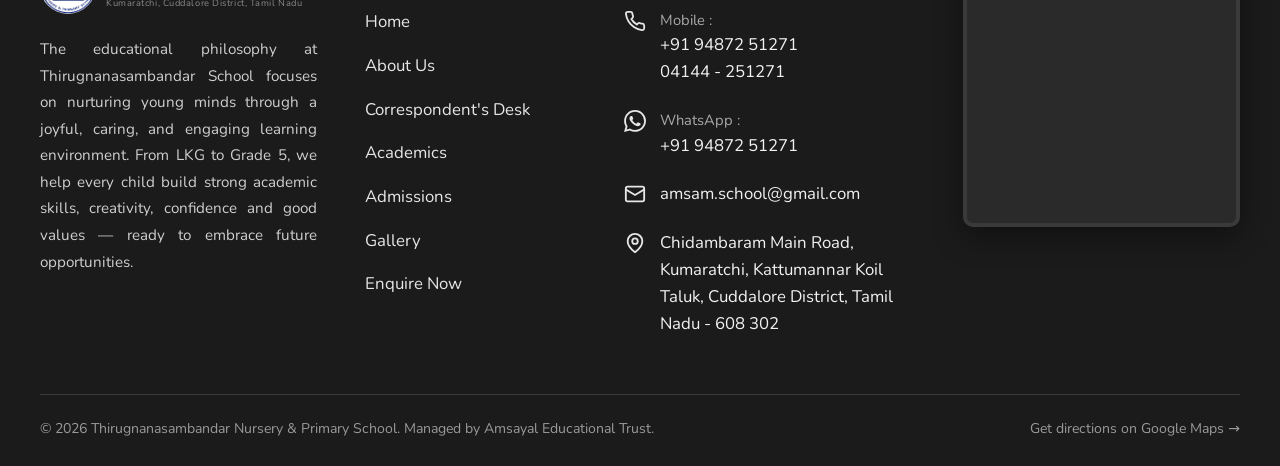
<file: correspondent.html>
<!DOCTYPE html>
<html lang="en">
<head>
<meta charset="utf-8">
<meta name="viewport" content="width=device-width, initial-scale=1">
<title>Correspondent's Desk | Thirugnanasambandar Nursery & Primary School</title>
<meta name="description" content="Message from the Correspondent and the leadership of Thirugnanasambandar Nursery & Primary School.">
<meta name="theme-color" content="#8BC9B3">
<meta property="og:title" content="Correspondent's Desk | Thirugnanasambandar Nursery & Primary School">
<meta property="og:description" content="Message from the Correspondent and the leadership of Thirugnanasambandar Nursery & Primary School.">
<meta property="og:image" content="assets/img/school-building.jpg">
<link rel="icon" href="assets/img/logo.jpg">
<link rel="preconnect" href="https://fonts.googleapis.com"><link rel="preconnect" href="https://fonts.gstatic.com" crossorigin>
<link href="https://fonts.googleapis.com/css2?family=Baloo+2:wght@600;700;800&family=Nunito:wght@400;600;700;800&display=swap" rel="stylesheet">
<link rel="stylesheet" href="assets/css/style.css">
</head>
<body>
<a class="skip" href="#main">Skip to content</a>
<div class="topbar"><div class="wrap">
  <div class="tb-left">
    <a href="tel:+914144251271"><svg viewBox="0 0 24 24" fill="none" stroke="currentColor" stroke-width="2" stroke-linecap="round" stroke-linejoin="round" aria-hidden="true"><path d="M22 16.9v3a2 2 0 0 1-2.2 2 19.8 19.8 0 0 1-8.6-3.1 19.5 19.5 0 0 1-6-6A19.8 19.8 0 0 1 2.1 4.2 2 2 0 0 1 4.1 2h3a2 2 0 0 1 2 1.7c.1 1 .4 1.9.7 2.8a2 2 0 0 1-.5 2.1L8 9.9a16 16 0 0 0 6 6l1.3-1.3a2 2 0 0 1 2.1-.4c.9.3 1.8.6 2.8.7a2 2 0 0 1 1.7 2z"/></svg> 04144 - 251271</a>
    <a href="tel:+919487251271"><svg viewBox="0 0 24 24" fill="none" stroke="currentColor" stroke-width="2" stroke-linecap="round" stroke-linejoin="round" aria-hidden="true"><path d="M22 16.9v3a2 2 0 0 1-2.2 2 19.8 19.8 0 0 1-8.6-3.1 19.5 19.5 0 0 1-6-6A19.8 19.8 0 0 1 2.1 4.2 2 2 0 0 1 4.1 2h3a2 2 0 0 1 2 1.7c.1 1 .4 1.9.7 2.8a2 2 0 0 1-.5 2.1L8 9.9a16 16 0 0 0 6 6l1.3-1.3a2 2 0 0 1 2.1-.4c.9.3 1.8.6 2.8.7a2 2 0 0 1 1.7 2z"/></svg> +91 94872 51271</a>
    <a class="tb-mail" href="mailto:amsam.school@gmail.com"><svg viewBox="0 0 24 24" fill="none" stroke="currentColor" stroke-width="2" stroke-linecap="round" stroke-linejoin="round" aria-hidden="true"><rect x="2" y="4" width="20" height="16" rx="2"/><path d="m22 7-10 6L2 7"/></svg> amsam.school@gmail.com</a>
  </div>
  <div class="tb-right">Govt. Reg. No. 03/195/2014 &middot; LKG to Grade 5</div>
</div></div>
<header class="header">
  <div class="wrap head-row">
    <a class="brand" href="index.html" aria-label="Thirugnanasambandar Nursery &amp; Primary School home">
      <img src="assets/img/logo.jpg" alt="School emblem" width="58" height="58">
      <span class="brand-text"><b>THIRUGNANASAMBANDAR</b><span>NURSERY &amp; PRIMARY SCHOOL</span><small>LEARNING FOR LIFE</small></span>
    </a>
    <div class="head-actions">
      <a class="hbtn hbtn-call" href="tel:+919487251271" aria-label="Call the school"><svg viewBox="0 0 24 24" fill="none" stroke="currentColor" stroke-width="2" stroke-linecap="round" stroke-linejoin="round" aria-hidden="true"><path d="M22 16.9v3a2 2 0 0 1-2.2 2 19.8 19.8 0 0 1-8.6-3.1 19.5 19.5 0 0 1-6-6A19.8 19.8 0 0 1 2.1 4.2 2 2 0 0 1 4.1 2h3a2 2 0 0 1 2 1.7c.1 1 .4 1.9.7 2.8a2 2 0 0 1-.5 2.1L8 9.9a16 16 0 0 0 6 6l1.3-1.3a2 2 0 0 1 2.1-.4c.9.3 1.8.6 2.8.7a2 2 0 0 1 1.7 2z"/></svg><span><b>Call Us</b><small>அழைக்க</small></span></a>
      <a class="hbtn hbtn-wa" href="https://wa.me/919487251271?text=Hello%20Thirugnanasambandar%20School%2C%20I%20have%20an%20enquiry." target="_blank" rel="noopener" aria-label="Chat on WhatsApp"><svg viewBox="0 0 24 24" fill="currentColor" aria-hidden="true"><path d="M17.47 14.38c-.3-.15-1.76-.87-2.03-.97-.27-.1-.47-.15-.67.15-.2.3-.77.97-.94 1.16-.17.2-.35.22-.64.07-.3-.15-1.26-.46-2.39-1.47-.88-.79-1.48-1.76-1.65-2.06-.17-.3-.02-.46.13-.6.13-.14.3-.35.45-.52.15-.17.2-.3.3-.5.1-.2.05-.37-.03-.52-.07-.15-.67-1.61-.92-2.2-.24-.58-.49-.5-.67-.51h-.57c-.2 0-.52.07-.79.37-.27.3-1.04 1.02-1.04 2.48 0 1.46 1.07 2.88 1.21 3.07.15.2 2.1 3.2 5.08 4.49.71.3 1.26.49 1.7.63.71.22 1.36.19 1.87.12.57-.09 1.76-.72 2-1.41.25-.7.25-1.29.18-1.41-.08-.13-.28-.2-.57-.35m-5.42 7.4h-.01a9.87 9.87 0 0 1-5.03-1.38l-.36-.21-3.74.98 1-3.65-.24-.37a9.86 9.86 0 0 1-1.51-5.26c0-5.45 4.44-9.88 9.89-9.88 2.64 0 5.12 1.03 6.99 2.9a9.83 9.83 0 0 1 2.89 6.99c0 5.45-4.44 9.88-9.89 9.88m8.41-18.3A11.82 11.82 0 0 0 12.05 0C5.5 0 .16 5.34.16 11.89c0 2.1.55 4.14 1.59 5.95L.06 24l6.3-1.65a11.88 11.88 0 0 0 5.68 1.45h.01c6.55 0 11.89-5.34 11.89-11.89a11.82 11.82 0 0 0-3.48-8.41z"/></svg><span><b>WhatsApp</b><small>வாட்ஸ்அப்</small></span></a>
      <a class="hbtn hbtn-enq" href="enquire.html"><svg viewBox="0 0 24 24" fill="none" stroke="currentColor" stroke-width="2" stroke-linecap="round" stroke-linejoin="round" aria-hidden="true"><path d="M21 15a2 2 0 0 1-2 2H7l-4 4V5a2 2 0 0 1 2-2h14a2 2 0 0 1 2 2z"/></svg><span><b>Enquire Now</b><small>விசாரிக்க</small></span></a>
    </div>
  </div>
  <nav class="quicknav" aria-label="Quick links"><div class="wrap"><a href="index.html"><svg viewBox="0 0 24 24" fill="none" stroke="currentColor" stroke-width="2" stroke-linecap="round" stroke-linejoin="round" aria-hidden="true"><path d="m3 10 9-7 9 7v10a2 2 0 0 1-2 2H5a2 2 0 0 1-2-2z"/><path d="M9 22V12h6v10"/></svg><span>Home</span></a><a href="about.html"><svg viewBox="0 0 24 24" fill="none" stroke="currentColor" stroke-width="2" stroke-linecap="round" stroke-linejoin="round" aria-hidden="true"><circle cx="12" cy="12" r="10"/><path d="M12 16v-4M12 8h.01"/></svg><span>About Us</span></a><a href="correspondent.html" class="active" aria-current="page"><svg viewBox="0 0 24 24" fill="none" stroke="currentColor" stroke-width="2" stroke-linecap="round" stroke-linejoin="round" aria-hidden="true"><path d="M16 21v-2a4 4 0 0 0-4-4H6a4 4 0 0 0-4 4v2"/><circle cx="9" cy="7" r="4"/><path d="M22 21v-2a4 4 0 0 0-3-3.9M16 3.1a4 4 0 0 1 0 7.8"/></svg><span>Correspondent's Desk</span></a><a href="academics.html"><svg viewBox="0 0 24 24" fill="none" stroke="currentColor" stroke-width="2" stroke-linecap="round" stroke-linejoin="round" aria-hidden="true"><path d="M2 4h6a4 4 0 0 1 4 4v13a3 3 0 0 0-3-3H2z"/><path d="M22 4h-6a4 4 0 0 0-4 4v13a3 3 0 0 1 3-3h7z"/></svg><span>Academics</span></a><a href="admissions.html"><svg viewBox="0 0 24 24" fill="none" stroke="currentColor" stroke-width="2" stroke-linecap="round" stroke-linejoin="round" aria-hidden="true"><path d="M22 10 12 5 2 10l10 5 10-5z"/><path d="M6 12v5c3 2 9 2 12 0v-5"/></svg><span>Admissions</span></a><a href="rules.html"><svg viewBox="0 0 24 24" fill="none" stroke="currentColor" stroke-width="2" stroke-linecap="round" stroke-linejoin="round" aria-hidden="true"><path d="M14 2H6a2 2 0 0 0-2 2v16a2 2 0 0 0 2 2h12a2 2 0 0 0 2-2V8z"/><path d="M14 2v6h6M9 13h6M9 17h6"/></svg><span>Rules &amp; Policy</span></a><a href="gallery.html"><svg viewBox="0 0 24 24" fill="none" stroke="currentColor" stroke-width="2" stroke-linecap="round" stroke-linejoin="round" aria-hidden="true"><path d="m12 2 3.1 6.3 6.9 1-5 4.9 1.2 6.8L12 17.8 5.8 21l1.2-6.8-5-4.9 6.9-1z"/></svg><span>Gallery</span></a><a href="contact.html"><svg viewBox="0 0 24 24" fill="none" stroke="currentColor" stroke-width="2" stroke-linecap="round" stroke-linejoin="round" aria-hidden="true"><path d="M20 10c0 6-8 12-8 12s-8-6-8-12a8 8 0 0 1 16 0z"/><circle cx="12" cy="10" r="3"/></svg><span>Contact</span></a></div></nav>
</header>
<main id="main">
<section class="page-hero">
  <img class="bg" src="assets/img/flower-rangoli.jpg" alt="" aria-hidden="true">
  <div class="wrap reveal">
    <div class="crumbs"><a href="index.html">Home</a> <span>/</span> <span>Correspondent's Desk</span></div>
    <h1>From the Correspondent's Desk</h1>
    <p>A message from our Correspondent, and the people who guide our school.</p>
  </div>
  <div class="wave"><svg viewBox="0 0 1440 70" preserveAspectRatio="none"><path fill="#fff" d="M0 40 C 240 80 480 0 720 30 C 960 60 1200 10 1440 40 L1440 70 L0 70Z"/></svg></div>
</section>
<section class="section"><div class="wrap desk">
  <div class="desk-photo reveal">
    <!-- REPLACE: put the Correspondent's photo at assets/img/correspondent.jpg and swap the initials span for <img src="assets/img/correspondent.jpg" alt="..."> -->
    <div class="ph"><span class="initials">CD</span></div>
    <div class="name"><b>Correspondent's Name</b><span>Correspondent</span></div>
  </div>
  <div class="desk-msg reveal">
    <span class="eyebrow">Message</span>
    <h2>Dear Parents &amp; Well-wishers,</h2>
    <p>It gives me great joy to welcome you to Thirugnanasambandar Nursery &amp; Primary School. Our school began in 2013 in remembrance of late Thirugnanasambandam, with a simple but heartfelt purpose: to bring good, caring education to the children of Kumaratchi and the villages around us.</p>
    <p>We believe the early years are the most precious in a child's life. From LKG to Grade 5, our teachers work to build a strong foundation of reading, writing, numbers and spoken English, while nurturing creativity, curiosity and confidence through joyful, hands-on activities.</p>
    <p>Our aim is not merely to produce toppers, but to form fine human beings &mdash; children who respect their parents, teachers and elders, who care for nature, and who are proud of the rich cultural heritage of our motherland.</p>
    <p>Education is a partnership. I warmly invite every parent to stay connected with us through the school diary, progress reports and parent&ndash;teacher meetings. Together, let us help every child become happy, responsible and ready for the opportunities ahead.</p>
    <p class="sign">With warm regards,<br>Correspondent<br><small style="color:var(--muted);font-family:var(--font-body)">Amsayal Educational Trust</small></p>
  </div>
</div></section>

<section class="section soft"><div class="wrap">
  <div class="head center reveal"><span class="eyebrow">Our Leadership</span><h2>The people who guide our school</h2>
  <p>A dedicated team committed to the growth and well-being of every child.</p></div>
  <!-- REPLACE: names, roles and photos below (assets/img/member-1.jpg etc.) -->
  <div class="grid-3">
    <article class="member reveal"><div class="ph"><span class="initials">CH</span></div>
      <div class="body"><h3>Chairman's Name</h3><span class="role">Chairman</span><p>Amsayal Educational Trust</p></div></article>
    <article class="member c2 reveal"><div class="ph"><span class="initials">SE</span></div>
      <div class="body"><h3>Secretary's Name</h3><span class="role">Secretary</span><p>Amsayal Educational Trust</p></div></article>
    <article class="member c3 reveal"><div class="ph"><span class="initials">PR</span></div>
      <div class="body"><h3>Principal's Name</h3><span class="role">Principal</span><p>Thirugnanasambandar Nursery &amp; Primary School</p></div></article>
  </div>
</div></section>

<section class="section"><div class="wrap">
  <div class="quote reveal">
    <blockquote>&ldquo;The trust of the school is not merely to create toppers, but to form fine human beings deeply rooted in the true cultural values of our motherland.&rdquo;</blockquote>
    <cite>&mdash; Aims &amp; Objectives, School Handbook</cite>
  </div>
</div></section>

</main>
<section class="cta-band"><div class="wrap"><div class="cta-inner">
  <div><h2>Give your child a joyful start.</h2><p>Admissions are open from LKG to Grade 5. Visit our campus at Kumaratchi.</p></div>
  <div style="display:flex;gap:12px;flex-wrap:wrap"><a class="btn btn-wa" href="https://wa.me/919487251271?text=Hello%20Thirugnanasambandar%20School%2C%20I%20want%20to%20know%20about%20admission." target="_blank" rel="noopener"><svg viewBox="0 0 24 24" fill="currentColor" aria-hidden="true"><path d="M17.47 14.38c-.3-.15-1.76-.87-2.03-.97-.27-.1-.47-.15-.67.15-.2.3-.77.97-.94 1.16-.17.2-.35.22-.64.07-.3-.15-1.26-.46-2.39-1.47-.88-.79-1.48-1.76-1.65-2.06-.17-.3-.02-.46.13-.6.13-.14.3-.35.45-.52.15-.17.2-.3.3-.5.1-.2.05-.37-.03-.52-.07-.15-.67-1.61-.92-2.2-.24-.58-.49-.5-.67-.51h-.57c-.2 0-.52.07-.79.37-.27.3-1.04 1.02-1.04 2.48 0 1.46 1.07 2.88 1.21 3.07.15.2 2.1 3.2 5.08 4.49.71.3 1.26.49 1.7.63.71.22 1.36.19 1.87.12.57-.09 1.76-.72 2-1.41.25-.7.25-1.29.18-1.41-.08-.13-.28-.2-.57-.35m-5.42 7.4h-.01a9.87 9.87 0 0 1-5.03-1.38l-.36-.21-3.74.98 1-3.65-.24-.37a9.86 9.86 0 0 1-1.51-5.26c0-5.45 4.44-9.88 9.89-9.88 2.64 0 5.12 1.03 6.99 2.9a9.83 9.83 0 0 1 2.89 6.99c0 5.45-4.44 9.88-9.89 9.88m8.41-18.3A11.82 11.82 0 0 0 12.05 0C5.5 0 .16 5.34.16 11.89c0 2.1.55 4.14 1.59 5.95L.06 24l6.3-1.65a11.88 11.88 0 0 0 5.68 1.45h.01c6.55 0 11.89-5.34 11.89-11.89a11.82 11.82 0 0 0-3.48-8.41z"/></svg> Ask on WhatsApp</a><a class="btn btn-primary" href="enquire.html">Enquire Now <svg viewBox="0 0 24 24" fill="none" stroke="currentColor" stroke-width="2" stroke-linecap="round" stroke-linejoin="round" aria-hidden="true"><path d="M5 12h14M13 6l6 6-6 6"/></svg></a></div>
</div></div></section>
<footer class="site-footer">
  <div class="wrap footer-grid">
    <div>
      <a class="f-brand" href="index.html"><img src="assets/img/logo.jpg" alt="School emblem" width="56" height="56" loading="lazy">
        <div><b>THIRUGNANASAMBANDAR</b><span>Nursery &amp; Primary School</span><small>Kumaratchi, Cuddalore District, Tamil Nadu</small></div></a>
      <p class="f-about">The educational philosophy at Thirugnanasambandar School focuses on nurturing young minds through a joyful, caring, and engaging learning environment. From LKG to Grade 5, we help every child build strong academic skills, creativity, confidence and good values &mdash; ready to embrace future opportunities.</p>
    </div>
    <div>
      <h4>Quick Links</h4>
      <ul class="f-links">
        <li><a href="index.html">Home</a></li>
        <li><a href="about.html">About Us</a></li>
        <li><a href="correspondent.html">Correspondent's Desk</a></li>
        <li><a href="academics.html">Academics</a></li>
        <li><a href="admissions.html">Admissions</a></li>
        <li><a href="gallery.html">Gallery</a></li>
        <li><a href="enquire.html">Enquire Now</a></li>
      </ul>
    </div>
    <div>
      <h4>Contact Info</h4>
      <ul class="f-contact">
        <li><svg viewBox="0 0 24 24" fill="none" stroke="currentColor" stroke-width="2" stroke-linecap="round" stroke-linejoin="round" aria-hidden="true"><path d="M22 16.9v3a2 2 0 0 1-2.2 2 19.8 19.8 0 0 1-8.6-3.1 19.5 19.5 0 0 1-6-6A19.8 19.8 0 0 1 2.1 4.2 2 2 0 0 1 4.1 2h3a2 2 0 0 1 2 1.7c.1 1 .4 1.9.7 2.8a2 2 0 0 1-.5 2.1L8 9.9a16 16 0 0 0 6 6l1.3-1.3a2 2 0 0 1 2.1-.4c.9.3 1.8.6 2.8.7a2 2 0 0 1 1.7 2z"/></svg><div><small>Mobile :</small><a href="tel:+919487251271">+91 94872 51271</a><br><a href="tel:+914144251271">04144 - 251271</a></div></li>
        <li><svg viewBox="0 0 24 24" fill="currentColor" aria-hidden="true"><path d="M17.47 14.38c-.3-.15-1.76-.87-2.03-.97-.27-.1-.47-.15-.67.15-.2.3-.77.97-.94 1.16-.17.2-.35.22-.64.07-.3-.15-1.26-.46-2.39-1.47-.88-.79-1.48-1.76-1.65-2.06-.17-.3-.02-.46.13-.6.13-.14.3-.35.45-.52.15-.17.2-.3.3-.5.1-.2.05-.37-.03-.52-.07-.15-.67-1.61-.92-2.2-.24-.58-.49-.5-.67-.51h-.57c-.2 0-.52.07-.79.37-.27.3-1.04 1.02-1.04 2.48 0 1.46 1.07 2.88 1.21 3.07.15.2 2.1 3.2 5.08 4.49.71.3 1.26.49 1.7.63.71.22 1.36.19 1.87.12.57-.09 1.76-.72 2-1.41.25-.7.25-1.29.18-1.41-.08-.13-.28-.2-.57-.35m-5.42 7.4h-.01a9.87 9.87 0 0 1-5.03-1.38l-.36-.21-3.74.98 1-3.65-.24-.37a9.86 9.86 0 0 1-1.51-5.26c0-5.45 4.44-9.88 9.89-9.88 2.64 0 5.12 1.03 6.99 2.9a9.83 9.83 0 0 1 2.89 6.99c0 5.45-4.44 9.88-9.89 9.88m8.41-18.3A11.82 11.82 0 0 0 12.05 0C5.5 0 .16 5.34.16 11.89c0 2.1.55 4.14 1.59 5.95L.06 24l6.3-1.65a11.88 11.88 0 0 0 5.68 1.45h.01c6.55 0 11.89-5.34 11.89-11.89a11.82 11.82 0 0 0-3.48-8.41z"/></svg><div><small>WhatsApp :</small><a href="https://wa.me/919487251271?text=Hello%20Thirugnanasambandar%20School%2C%20I%20have%20an%20enquiry." target="_blank" rel="noopener">+91 94872 51271</a></div></li>
        <li><svg viewBox="0 0 24 24" fill="none" stroke="currentColor" stroke-width="2" stroke-linecap="round" stroke-linejoin="round" aria-hidden="true"><rect x="2" y="4" width="20" height="16" rx="2"/><path d="m22 7-10 6L2 7"/></svg><div><a href="mailto:amsam.school@gmail.com">amsam.school@gmail.com</a></div></li>
        <li><svg viewBox="0 0 24 24" fill="none" stroke="currentColor" stroke-width="2" stroke-linecap="round" stroke-linejoin="round" aria-hidden="true"><path d="M20 10c0 6-8 12-8 12s-8-6-8-12a8 8 0 0 1 16 0z"/><circle cx="12" cy="10" r="3"/></svg><div><span>Chidambaram Main Road, Kumaratchi, Kattumannar Koil Taluk, Cuddalore District, Tamil Nadu - 608 302</span></div></li>
      </ul>
    </div>
    <div>
      <div class="f-map"><iframe src="https://maps.google.com/maps?q=Thirugnanasambandar%20Nursery%20and%20Primary%20School%2C%20Kumaratchi%2C%20Tamil%20Nadu%20608302&z=15&output=embed" title="School location on Google Maps" loading="lazy" referrerpolicy="no-referrer-when-downgrade" allowfullscreen></iframe></div>
    </div>
  </div>
  <div class="wrap f-bottom">
    <span>&copy; <span id="year">2026</span> Thirugnanasambandar Nursery &amp; Primary School. Managed by Amsayal Educational Trust.</span>
    <a href="https://maps.app.goo.gl/ySTkk5dZzBN9FbWP8?g_st=aw" target="_blank" rel="noopener">Get directions on Google Maps &rarr;</a>
  </div>
</footer>
<a class="wa-float" href="https://wa.me/919487251271?text=Hello%20Thirugnanasambandar%20School%2C%20I%20have%20an%20enquiry." target="_blank" rel="noopener" aria-label="Chat with the school on WhatsApp"><svg viewBox="0 0 24 24" fill="currentColor" aria-hidden="true"><path d="M17.47 14.38c-.3-.15-1.76-.87-2.03-.97-.27-.1-.47-.15-.67.15-.2.3-.77.97-.94 1.16-.17.2-.35.22-.64.07-.3-.15-1.26-.46-2.39-1.47-.88-.79-1.48-1.76-1.65-2.06-.17-.3-.02-.46.13-.6.13-.14.3-.35.45-.52.15-.17.2-.3.3-.5.1-.2.05-.37-.03-.52-.07-.15-.67-1.61-.92-2.2-.24-.58-.49-.5-.67-.51h-.57c-.2 0-.52.07-.79.37-.27.3-1.04 1.02-1.04 2.48 0 1.46 1.07 2.88 1.21 3.07.15.2 2.1 3.2 5.08 4.49.71.3 1.26.49 1.7.63.71.22 1.36.19 1.87.12.57-.09 1.76-.72 2-1.41.25-.7.25-1.29.18-1.41-.08-.13-.28-.2-.57-.35m-5.42 7.4h-.01a9.87 9.87 0 0 1-5.03-1.38l-.36-.21-3.74.98 1-3.65-.24-.37a9.86 9.86 0 0 1-1.51-5.26c0-5.45 4.44-9.88 9.89-9.88 2.64 0 5.12 1.03 6.99 2.9a9.83 9.83 0 0 1 2.89 6.99c0 5.45-4.44 9.88-9.89 9.88m8.41-18.3A11.82 11.82 0 0 0 12.05 0C5.5 0 .16 5.34.16 11.89c0 2.1.55 4.14 1.59 5.95L.06 24l6.3-1.65a11.88 11.88 0 0 0 5.68 1.45h.01c6.55 0 11.89-5.34 11.89-11.89a11.82 11.82 0 0 0-3.48-8.41z"/></svg><span>Chat with us</span></a>
<button class="to-top" aria-label="Back to top"><svg viewBox="0 0 24 24" fill="none" stroke="currentColor" stroke-width="2" stroke-linecap="round" stroke-linejoin="round" aria-hidden="true"><path d="m18 15-6-6-6 6"/></svg></button>
<nav class="action-bar" aria-label="Quick actions">
  <a href="tel:+919487251271"><svg viewBox="0 0 24 24" fill="none" stroke="currentColor" stroke-width="2" stroke-linecap="round" stroke-linejoin="round" aria-hidden="true"><path d="M22 16.9v3a2 2 0 0 1-2.2 2 19.8 19.8 0 0 1-8.6-3.1 19.5 19.5 0 0 1-6-6A19.8 19.8 0 0 1 2.1 4.2 2 2 0 0 1 4.1 2h3a2 2 0 0 1 2 1.7c.1 1 .4 1.9.7 2.8a2 2 0 0 1-.5 2.1L8 9.9a16 16 0 0 0 6 6l1.3-1.3a2 2 0 0 1 2.1-.4c.9.3 1.8.6 2.8.7a2 2 0 0 1 1.7 2z"/></svg><b>Call</b><small>அழைக்க</small></a>
  <a class="ab-wa" href="https://wa.me/919487251271?text=Hello%20Thirugnanasambandar%20School%2C%20I%20have%20an%20enquiry." target="_blank" rel="noopener"><svg viewBox="0 0 24 24" fill="currentColor" aria-hidden="true"><path d="M17.47 14.38c-.3-.15-1.76-.87-2.03-.97-.27-.1-.47-.15-.67.15-.2.3-.77.97-.94 1.16-.17.2-.35.22-.64.07-.3-.15-1.26-.46-2.39-1.47-.88-.79-1.48-1.76-1.65-2.06-.17-.3-.02-.46.13-.6.13-.14.3-.35.45-.52.15-.17.2-.3.3-.5.1-.2.05-.37-.03-.52-.07-.15-.67-1.61-.92-2.2-.24-.58-.49-.5-.67-.51h-.57c-.2 0-.52.07-.79.37-.27.3-1.04 1.02-1.04 2.48 0 1.46 1.07 2.88 1.21 3.07.15.2 2.1 3.2 5.08 4.49.71.3 1.26.49 1.7.63.71.22 1.36.19 1.87.12.57-.09 1.76-.72 2-1.41.25-.7.25-1.29.18-1.41-.08-.13-.28-.2-.57-.35m-5.42 7.4h-.01a9.87 9.87 0 0 1-5.03-1.38l-.36-.21-3.74.98 1-3.65-.24-.37a9.86 9.86 0 0 1-1.51-5.26c0-5.45 4.44-9.88 9.89-9.88 2.64 0 5.12 1.03 6.99 2.9a9.83 9.83 0 0 1 2.89 6.99c0 5.45-4.44 9.88-9.89 9.88m8.41-18.3A11.82 11.82 0 0 0 12.05 0C5.5 0 .16 5.34.16 11.89c0 2.1.55 4.14 1.59 5.95L.06 24l6.3-1.65a11.88 11.88 0 0 0 5.68 1.45h.01c6.55 0 11.89-5.34 11.89-11.89a11.82 11.82 0 0 0-3.48-8.41z"/></svg><b>WhatsApp</b><small>வாட்ஸ்அப்</small></a>
  <a href="https://wa.me/919487251271?text=Hello%20Thirugnanasambandar%20School%2C%20please%20share%20the%20fees%20details." target="_blank" rel="noopener"><svg viewBox="0 0 24 24" fill="none" stroke="currentColor" stroke-width="2" stroke-linecap="round" stroke-linejoin="round" aria-hidden="true"><path d="M14 2H6a2 2 0 0 0-2 2v16a2 2 0 0 0 2 2h12a2 2 0 0 0 2-2V8z"/><path d="M14 2v6h6M9 13h6M9 17h6"/></svg><b>Fees</b><small>கட்டணம்</small></a>
  <a class="ab-enq" href="enquire.html"><svg viewBox="0 0 24 24" fill="none" stroke="currentColor" stroke-width="2" stroke-linecap="round" stroke-linejoin="round" aria-hidden="true"><path d="M21 15a2 2 0 0 1-2 2H7l-4 4V5a2 2 0 0 1 2-2h14a2 2 0 0 1 2 2z"/></svg><b>Enquire</b><small>விசாரிக்க</small></a>
</nav>
<script src="assets/js/main.js"></script>
</body>
</html>
</file>
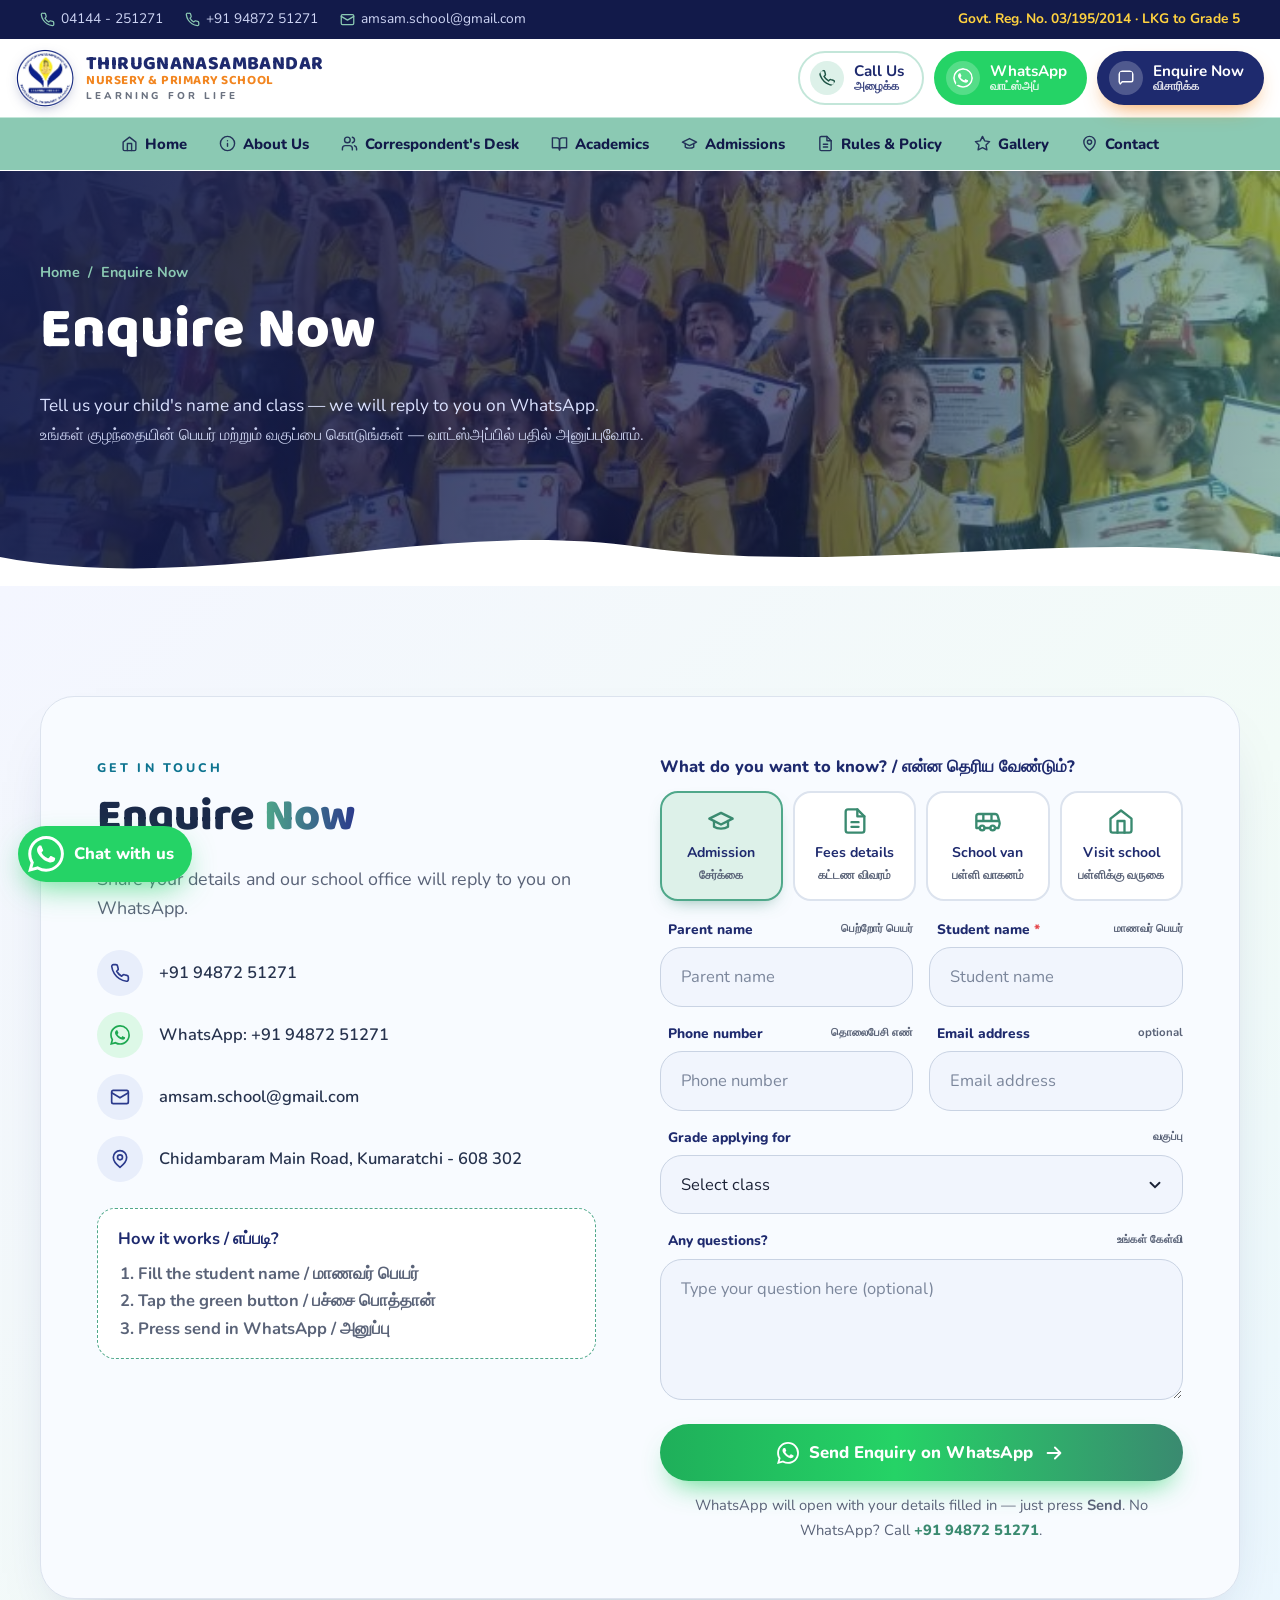
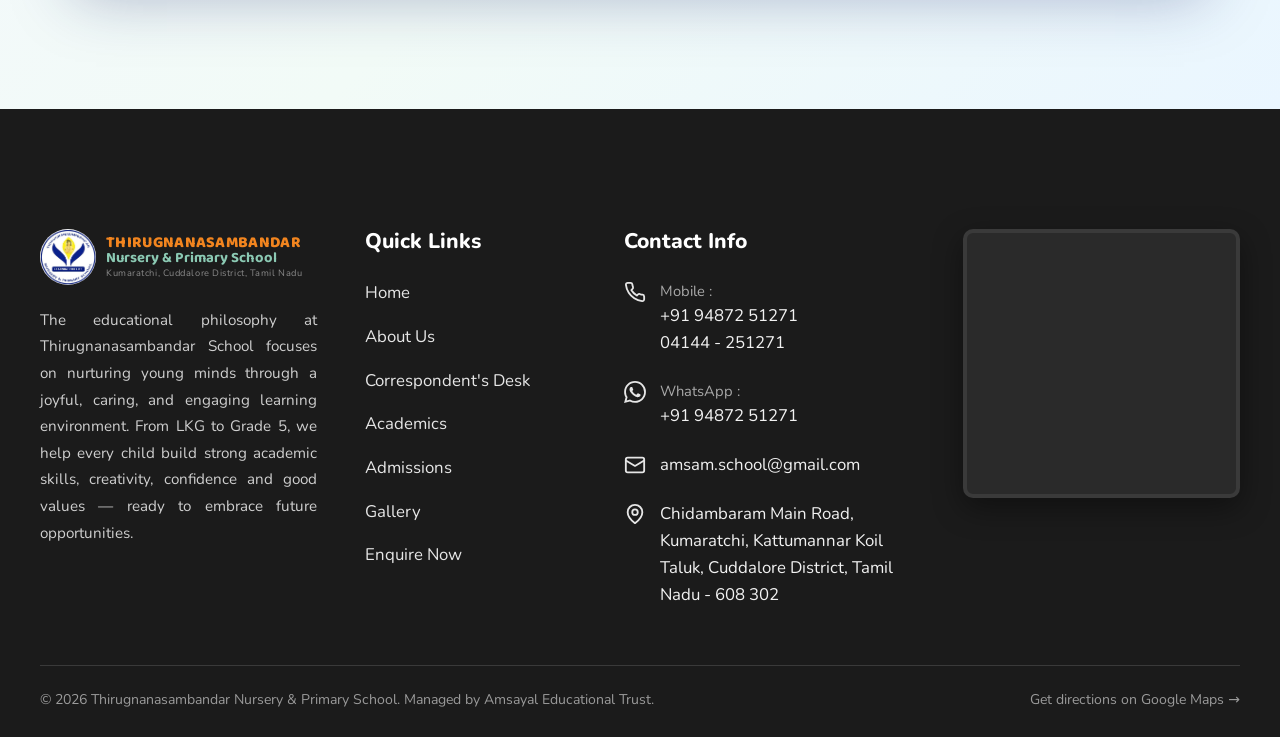
<file: enquire.html>
<!DOCTYPE html>
<html lang="en">
<head>
<meta charset="utf-8">
<meta name="viewport" content="width=device-width, initial-scale=1">
<title>Enquire Now | Thirugnanasambandar Nursery & Primary School</title>
<meta name="description" content="Send an admission or fees enquiry to Thirugnanasambandar Nursery & Primary School on WhatsApp.">
<meta name="theme-color" content="#8BC9B3">
<meta property="og:title" content="Enquire Now | Thirugnanasambandar Nursery & Primary School">
<meta property="og:description" content="Send an admission or fees enquiry to Thirugnanasambandar Nursery & Primary School on WhatsApp.">
<meta property="og:image" content="assets/img/school-building.jpg">
<link rel="icon" href="assets/img/logo.jpg">
<link rel="preconnect" href="https://fonts.googleapis.com"><link rel="preconnect" href="https://fonts.gstatic.com" crossorigin>
<link href="https://fonts.googleapis.com/css2?family=Baloo+2:wght@600;700;800&family=Nunito:wght@400;600;700;800&display=swap" rel="stylesheet">
<link rel="stylesheet" href="assets/css/style.css">
</head>
<body>
<a class="skip" href="#main">Skip to content</a>
<div class="topbar"><div class="wrap">
  <div class="tb-left">
    <a href="tel:+914144251271"><svg viewBox="0 0 24 24" fill="none" stroke="currentColor" stroke-width="2" stroke-linecap="round" stroke-linejoin="round" aria-hidden="true"><path d="M22 16.9v3a2 2 0 0 1-2.2 2 19.8 19.8 0 0 1-8.6-3.1 19.5 19.5 0 0 1-6-6A19.8 19.8 0 0 1 2.1 4.2 2 2 0 0 1 4.1 2h3a2 2 0 0 1 2 1.7c.1 1 .4 1.9.7 2.8a2 2 0 0 1-.5 2.1L8 9.9a16 16 0 0 0 6 6l1.3-1.3a2 2 0 0 1 2.1-.4c.9.3 1.8.6 2.8.7a2 2 0 0 1 1.7 2z"/></svg> 04144 - 251271</a>
    <a href="tel:+919487251271"><svg viewBox="0 0 24 24" fill="none" stroke="currentColor" stroke-width="2" stroke-linecap="round" stroke-linejoin="round" aria-hidden="true"><path d="M22 16.9v3a2 2 0 0 1-2.2 2 19.8 19.8 0 0 1-8.6-3.1 19.5 19.5 0 0 1-6-6A19.8 19.8 0 0 1 2.1 4.2 2 2 0 0 1 4.1 2h3a2 2 0 0 1 2 1.7c.1 1 .4 1.9.7 2.8a2 2 0 0 1-.5 2.1L8 9.9a16 16 0 0 0 6 6l1.3-1.3a2 2 0 0 1 2.1-.4c.9.3 1.8.6 2.8.7a2 2 0 0 1 1.7 2z"/></svg> +91 94872 51271</a>
    <a class="tb-mail" href="mailto:amsam.school@gmail.com"><svg viewBox="0 0 24 24" fill="none" stroke="currentColor" stroke-width="2" stroke-linecap="round" stroke-linejoin="round" aria-hidden="true"><rect x="2" y="4" width="20" height="16" rx="2"/><path d="m22 7-10 6L2 7"/></svg> amsam.school@gmail.com</a>
  </div>
  <div class="tb-right">Govt. Reg. No. 03/195/2014 &middot; LKG to Grade 5</div>
</div></div>
<header class="header">
  <div class="wrap head-row">
    <a class="brand" href="index.html" aria-label="Thirugnanasambandar Nursery &amp; Primary School home">
      <img src="assets/img/logo.jpg" alt="School emblem" width="58" height="58">
      <span class="brand-text"><b>THIRUGNANASAMBANDAR</b><span>NURSERY &amp; PRIMARY SCHOOL</span><small>LEARNING FOR LIFE</small></span>
    </a>
    <div class="head-actions">
      <a class="hbtn hbtn-call" href="tel:+919487251271" aria-label="Call the school"><svg viewBox="0 0 24 24" fill="none" stroke="currentColor" stroke-width="2" stroke-linecap="round" stroke-linejoin="round" aria-hidden="true"><path d="M22 16.9v3a2 2 0 0 1-2.2 2 19.8 19.8 0 0 1-8.6-3.1 19.5 19.5 0 0 1-6-6A19.8 19.8 0 0 1 2.1 4.2 2 2 0 0 1 4.1 2h3a2 2 0 0 1 2 1.7c.1 1 .4 1.9.7 2.8a2 2 0 0 1-.5 2.1L8 9.9a16 16 0 0 0 6 6l1.3-1.3a2 2 0 0 1 2.1-.4c.9.3 1.8.6 2.8.7a2 2 0 0 1 1.7 2z"/></svg><span><b>Call Us</b><small>அழைக்க</small></span></a>
      <a class="hbtn hbtn-wa" href="https://wa.me/919487251271?text=Hello%20Thirugnanasambandar%20School%2C%20I%20have%20an%20enquiry." target="_blank" rel="noopener" aria-label="Chat on WhatsApp"><svg viewBox="0 0 24 24" fill="currentColor" aria-hidden="true"><path d="M17.47 14.38c-.3-.15-1.76-.87-2.03-.97-.27-.1-.47-.15-.67.15-.2.3-.77.97-.94 1.16-.17.2-.35.22-.64.07-.3-.15-1.26-.46-2.39-1.47-.88-.79-1.48-1.76-1.65-2.06-.17-.3-.02-.46.13-.6.13-.14.3-.35.45-.52.15-.17.2-.3.3-.5.1-.2.05-.37-.03-.52-.07-.15-.67-1.61-.92-2.2-.24-.58-.49-.5-.67-.51h-.57c-.2 0-.52.07-.79.37-.27.3-1.04 1.02-1.04 2.48 0 1.46 1.07 2.88 1.21 3.07.15.2 2.1 3.2 5.08 4.49.71.3 1.26.49 1.7.63.71.22 1.36.19 1.87.12.57-.09 1.76-.72 2-1.41.25-.7.25-1.29.18-1.41-.08-.13-.28-.2-.57-.35m-5.42 7.4h-.01a9.87 9.87 0 0 1-5.03-1.38l-.36-.21-3.74.98 1-3.65-.24-.37a9.86 9.86 0 0 1-1.51-5.26c0-5.45 4.44-9.88 9.89-9.88 2.64 0 5.12 1.03 6.99 2.9a9.83 9.83 0 0 1 2.89 6.99c0 5.45-4.44 9.88-9.89 9.88m8.41-18.3A11.82 11.82 0 0 0 12.05 0C5.5 0 .16 5.34.16 11.89c0 2.1.55 4.14 1.59 5.95L.06 24l6.3-1.65a11.88 11.88 0 0 0 5.68 1.45h.01c6.55 0 11.89-5.34 11.89-11.89a11.82 11.82 0 0 0-3.48-8.41z"/></svg><span><b>WhatsApp</b><small>வாட்ஸ்அப்</small></span></a>
      <a class="hbtn hbtn-enq is-on" href="enquire.html"><svg viewBox="0 0 24 24" fill="none" stroke="currentColor" stroke-width="2" stroke-linecap="round" stroke-linejoin="round" aria-hidden="true"><path d="M21 15a2 2 0 0 1-2 2H7l-4 4V5a2 2 0 0 1 2-2h14a2 2 0 0 1 2 2z"/></svg><span><b>Enquire Now</b><small>விசாரிக்க</small></span></a>
    </div>
  </div>
  <nav class="quicknav" aria-label="Quick links"><div class="wrap"><a href="index.html"><svg viewBox="0 0 24 24" fill="none" stroke="currentColor" stroke-width="2" stroke-linecap="round" stroke-linejoin="round" aria-hidden="true"><path d="m3 10 9-7 9 7v10a2 2 0 0 1-2 2H5a2 2 0 0 1-2-2z"/><path d="M9 22V12h6v10"/></svg><span>Home</span></a><a href="about.html"><svg viewBox="0 0 24 24" fill="none" stroke="currentColor" stroke-width="2" stroke-linecap="round" stroke-linejoin="round" aria-hidden="true"><circle cx="12" cy="12" r="10"/><path d="M12 16v-4M12 8h.01"/></svg><span>About Us</span></a><a href="correspondent.html"><svg viewBox="0 0 24 24" fill="none" stroke="currentColor" stroke-width="2" stroke-linecap="round" stroke-linejoin="round" aria-hidden="true"><path d="M16 21v-2a4 4 0 0 0-4-4H6a4 4 0 0 0-4 4v2"/><circle cx="9" cy="7" r="4"/><path d="M22 21v-2a4 4 0 0 0-3-3.9M16 3.1a4 4 0 0 1 0 7.8"/></svg><span>Correspondent's Desk</span></a><a href="academics.html"><svg viewBox="0 0 24 24" fill="none" stroke="currentColor" stroke-width="2" stroke-linecap="round" stroke-linejoin="round" aria-hidden="true"><path d="M2 4h6a4 4 0 0 1 4 4v13a3 3 0 0 0-3-3H2z"/><path d="M22 4h-6a4 4 0 0 0-4 4v13a3 3 0 0 1 3-3h7z"/></svg><span>Academics</span></a><a href="admissions.html"><svg viewBox="0 0 24 24" fill="none" stroke="currentColor" stroke-width="2" stroke-linecap="round" stroke-linejoin="round" aria-hidden="true"><path d="M22 10 12 5 2 10l10 5 10-5z"/><path d="M6 12v5c3 2 9 2 12 0v-5"/></svg><span>Admissions</span></a><a href="rules.html"><svg viewBox="0 0 24 24" fill="none" stroke="currentColor" stroke-width="2" stroke-linecap="round" stroke-linejoin="round" aria-hidden="true"><path d="M14 2H6a2 2 0 0 0-2 2v16a2 2 0 0 0 2 2h12a2 2 0 0 0 2-2V8z"/><path d="M14 2v6h6M9 13h6M9 17h6"/></svg><span>Rules &amp; Policy</span></a><a href="gallery.html"><svg viewBox="0 0 24 24" fill="none" stroke="currentColor" stroke-width="2" stroke-linecap="round" stroke-linejoin="round" aria-hidden="true"><path d="m12 2 3.1 6.3 6.9 1-5 4.9 1.2 6.8L12 17.8 5.8 21l1.2-6.8-5-4.9 6.9-1z"/></svg><span>Gallery</span></a><a href="contact.html"><svg viewBox="0 0 24 24" fill="none" stroke="currentColor" stroke-width="2" stroke-linecap="round" stroke-linejoin="round" aria-hidden="true"><path d="M20 10c0 6-8 12-8 12s-8-6-8-12a8 8 0 0 1 16 0z"/><circle cx="12" cy="10" r="3"/></svg><span>Contact</span></a></div></nav>
</header>
<main id="main">
<section class="page-hero">
  <img class="bg" src="assets/img/champions-cheer.jpg" alt="" aria-hidden="true">
  <div class="wrap reveal">
    <div class="crumbs"><a href="index.html">Home</a> <span>/</span> <span>Enquire Now</span></div>
    <h1>Enquire Now</h1>
    <p>Tell us your child's name and class &mdash; we will reply to you on WhatsApp.<br><span class='ta'>உங்கள் குழந்தையின் பெயர் மற்றும் வகுப்பை கொடுங்கள் &mdash; வாட்ஸ்அப்பில் பதில் அனுப்புவோம்.</span></p>
  </div>
  <div class="wave"><svg viewBox="0 0 1440 70" preserveAspectRatio="none"><path fill="#fff" d="M0 40 C 240 80 480 0 720 30 C 960 60 1200 10 1440 40 L1440 70 L0 70Z"/></svg></div>
</section>
<section class="section enq-section"><div class="wrap">
  <div class="enq-card reveal">
    <div class="enq-left">
      <span class="eyebrow">Get in touch</span>
      <h2>Enquire <span class="grad">Now</span></h2>
      <p class="lead">Share your details and our school office will reply to you on WhatsApp.</p>
      <ul class="enq-contacts">
        <li><span class="ci"><svg viewBox="0 0 24 24" fill="none" stroke="currentColor" stroke-width="2" stroke-linecap="round" stroke-linejoin="round" aria-hidden="true"><path d="M22 16.9v3a2 2 0 0 1-2.2 2 19.8 19.8 0 0 1-8.6-3.1 19.5 19.5 0 0 1-6-6A19.8 19.8 0 0 1 2.1 4.2 2 2 0 0 1 4.1 2h3a2 2 0 0 1 2 1.7c.1 1 .4 1.9.7 2.8a2 2 0 0 1-.5 2.1L8 9.9a16 16 0 0 0 6 6l1.3-1.3a2 2 0 0 1 2.1-.4c.9.3 1.8.6 2.8.7a2 2 0 0 1 1.7 2z"/></svg></span><a href="tel:+919487251271">+91 94872 51271</a></li>
        <li><span class="ci ci-wa"><svg viewBox="0 0 24 24" fill="currentColor" aria-hidden="true"><path d="M17.47 14.38c-.3-.15-1.76-.87-2.03-.97-.27-.1-.47-.15-.67.15-.2.3-.77.97-.94 1.16-.17.2-.35.22-.64.07-.3-.15-1.26-.46-2.39-1.47-.88-.79-1.48-1.76-1.65-2.06-.17-.3-.02-.46.13-.6.13-.14.3-.35.45-.52.15-.17.2-.3.3-.5.1-.2.05-.37-.03-.52-.07-.15-.67-1.61-.92-2.2-.24-.58-.49-.5-.67-.51h-.57c-.2 0-.52.07-.79.37-.27.3-1.04 1.02-1.04 2.48 0 1.46 1.07 2.88 1.21 3.07.15.2 2.1 3.2 5.08 4.49.71.3 1.26.49 1.7.63.71.22 1.36.19 1.87.12.57-.09 1.76-.72 2-1.41.25-.7.25-1.29.18-1.41-.08-.13-.28-.2-.57-.35m-5.42 7.4h-.01a9.87 9.87 0 0 1-5.03-1.38l-.36-.21-3.74.98 1-3.65-.24-.37a9.86 9.86 0 0 1-1.51-5.26c0-5.45 4.44-9.88 9.89-9.88 2.64 0 5.12 1.03 6.99 2.9a9.83 9.83 0 0 1 2.89 6.99c0 5.45-4.44 9.88-9.89 9.88m8.41-18.3A11.82 11.82 0 0 0 12.05 0C5.5 0 .16 5.34.16 11.89c0 2.1.55 4.14 1.59 5.95L.06 24l6.3-1.65a11.88 11.88 0 0 0 5.68 1.45h.01c6.55 0 11.89-5.34 11.89-11.89a11.82 11.82 0 0 0-3.48-8.41z"/></svg></span><a href="https://wa.me/919487251271?text=Hello%20Thirugnanasambandar%20School%2C%20I%20have%20an%20enquiry." target="_blank" rel="noopener">WhatsApp: +91 94872 51271</a></li>
        <li><span class="ci"><svg viewBox="0 0 24 24" fill="none" stroke="currentColor" stroke-width="2" stroke-linecap="round" stroke-linejoin="round" aria-hidden="true"><rect x="2" y="4" width="20" height="16" rx="2"/><path d="m22 7-10 6L2 7"/></svg></span><a href="mailto:amsam.school@gmail.com">amsam.school@gmail.com</a></li>
        <li><span class="ci"><svg viewBox="0 0 24 24" fill="none" stroke="currentColor" stroke-width="2" stroke-linecap="round" stroke-linejoin="round" aria-hidden="true"><path d="M20 10c0 6-8 12-8 12s-8-6-8-12a8 8 0 0 1 16 0z"/><circle cx="12" cy="10" r="3"/></svg></span><span>Chidambaram Main Road, Kumaratchi - 608 302</span></li>
      </ul>
      <div class="enq-steps">
        <b>How it works / எப்படி?</b>
        <ol><li>Fill the student name / மாணவர் பெயர்</li><li>Tap the green button / பச்சை பொத்தான்</li><li>Press send in WhatsApp / அனுப்பு</li></ol>
      </div>
    </div>
    <form class="enq-form" data-wa-form novalidate>
      <fieldset class="topics"><legend>What do you want to know? / என்ன தெரிய வேண்டும்?</legend><label class="topic"><input type="radio" name="topic" value="Admission" checked><span><svg viewBox="0 0 24 24" fill="none" stroke="currentColor" stroke-width="2" stroke-linecap="round" stroke-linejoin="round" aria-hidden="true"><path d="M22 10 12 5 2 10l10 5 10-5z"/><path d="M6 12v5c3 2 9 2 12 0v-5"/></svg><b>Admission</b><small>சேர்க்கை</small></span></label><label class="topic"><input type="radio" name="topic" value="Fees details"><span><svg viewBox="0 0 24 24" fill="none" stroke="currentColor" stroke-width="2" stroke-linecap="round" stroke-linejoin="round" aria-hidden="true"><path d="M14 2H6a2 2 0 0 0-2 2v16a2 2 0 0 0 2 2h12a2 2 0 0 0 2-2V8z"/><path d="M14 2v6h6M9 13h6M9 17h6"/></svg><b>Fees details</b><small>கட்டண விவரம்</small></span></label><label class="topic"><input type="radio" name="topic" value="School van"><span><svg viewBox="0 0 24 24" fill="none" stroke="currentColor" stroke-width="2" stroke-linecap="round" stroke-linejoin="round" aria-hidden="true"><path d="M8 6v6M15 6v6M2 12h19.6M18 18h3s.5-1.7.8-2.8c.1-.4.2-.8.2-1.2s-.1-.8-.2-1.2l-1.4-5C20.1 6.8 19.1 6 18 6H4a2 2 0 0 0-2 2v10h3"/><circle cx="7" cy="18" r="2"/><path d="M9 18h5"/><circle cx="16" cy="18" r="2"/></svg><b>School van</b><small>பள்ளி வாகனம்</small></span></label><label class="topic"><input type="radio" name="topic" value="Visit school"><span><svg viewBox="0 0 24 24" fill="none" stroke="currentColor" stroke-width="2" stroke-linecap="round" stroke-linejoin="round" aria-hidden="true"><path d="m3 10 9-7 9 7v10a2 2 0 0 1-2 2H5a2 2 0 0 1-2-2z"/><path d="M9 22V12h6v10"/></svg><b>Visit school</b><small>பள்ளிக்கு வருகை</small></span></label></fieldset>
      <div class="row">
        <div class="fld"><label class="lbl" for="e-parent">Parent name <small>பெற்றோர் பெயர்</small></label><input id="e-parent" name="parent" placeholder="Parent name" autocomplete="name"></div>
        <div class="fld"><label class="lbl" for="e-student"><span>Student name <em>*</em></span><small>மாணவர் பெயர்</small></label><input id="e-student" name="student" placeholder="Student name" required></div>
      </div>
      <div class="row">
        <div class="fld"><label class="lbl" for="e-phone">Phone number <small>தொலைபேசி எண்</small></label><input id="e-phone" name="phone" type="tel" inputmode="numeric" placeholder="Phone number" autocomplete="tel"></div>
        <div class="fld"><label class="lbl" for="e-email">Email address <small>optional</small></label><input id="e-email" name="email" type="email" placeholder="Email address" autocomplete="email"></div>
      </div>
      <div class="fld"><label class="lbl" for="e-grade">Grade applying for <small>வகுப்பு</small></label>
        <select id="e-grade" name="grade"><option value="">Select class</option><option>LKG</option><option>UKG</option><option>Grade 1</option><option>Grade 2</option><option>Grade 3</option><option>Grade 4</option><option>Grade 5</option></select></div>
      <div class="fld"><label class="lbl" for="e-msg">Any questions? <small>உங்கள் கேள்வி</small></label><textarea id="e-msg" name="message" rows="4" placeholder="Type your question here (optional)"></textarea></div>
      <p class="form-err" hidden>Please type the student name. / மாணவர் பெயரை எழுதவும்.</p>
      <button class="enq-submit" type="submit"><svg viewBox="0 0 24 24" fill="currentColor" aria-hidden="true"><path d="M17.47 14.38c-.3-.15-1.76-.87-2.03-.97-.27-.1-.47-.15-.67.15-.2.3-.77.97-.94 1.16-.17.2-.35.22-.64.07-.3-.15-1.26-.46-2.39-1.47-.88-.79-1.48-1.76-1.65-2.06-.17-.3-.02-.46.13-.6.13-.14.3-.35.45-.52.15-.17.2-.3.3-.5.1-.2.05-.37-.03-.52-.07-.15-.67-1.61-.92-2.2-.24-.58-.49-.5-.67-.51h-.57c-.2 0-.52.07-.79.37-.27.3-1.04 1.02-1.04 2.48 0 1.46 1.07 2.88 1.21 3.07.15.2 2.1 3.2 5.08 4.49.71.3 1.26.49 1.7.63.71.22 1.36.19 1.87.12.57-.09 1.76-.72 2-1.41.25-.7.25-1.29.18-1.41-.08-.13-.28-.2-.57-.35m-5.42 7.4h-.01a9.87 9.87 0 0 1-5.03-1.38l-.36-.21-3.74.98 1-3.65-.24-.37a9.86 9.86 0 0 1-1.51-5.26c0-5.45 4.44-9.88 9.89-9.88 2.64 0 5.12 1.03 6.99 2.9a9.83 9.83 0 0 1 2.89 6.99c0 5.45-4.44 9.88-9.89 9.88m8.41-18.3A11.82 11.82 0 0 0 12.05 0C5.5 0 .16 5.34.16 11.89c0 2.1.55 4.14 1.59 5.95L.06 24l6.3-1.65a11.88 11.88 0 0 0 5.68 1.45h.01c6.55 0 11.89-5.34 11.89-11.89a11.82 11.82 0 0 0-3.48-8.41z"/></svg> Send Enquiry on WhatsApp <svg viewBox="0 0 24 24" fill="none" stroke="currentColor" stroke-width="2" stroke-linecap="round" stroke-linejoin="round" aria-hidden="true"><path d="M5 12h14M13 6l6 6-6 6"/></svg></button>
      <p class="enq-note">WhatsApp will open with your details filled in &mdash; just press <b>Send</b>. No WhatsApp? Call <a href="tel:+919487251271">+91 94872 51271</a>.</p>
    </form>
  </div>
</div></section>

</main>

<footer class="site-footer">
  <div class="wrap footer-grid">
    <div>
      <a class="f-brand" href="index.html"><img src="assets/img/logo.jpg" alt="School emblem" width="56" height="56" loading="lazy">
        <div><b>THIRUGNANASAMBANDAR</b><span>Nursery &amp; Primary School</span><small>Kumaratchi, Cuddalore District, Tamil Nadu</small></div></a>
      <p class="f-about">The educational philosophy at Thirugnanasambandar School focuses on nurturing young minds through a joyful, caring, and engaging learning environment. From LKG to Grade 5, we help every child build strong academic skills, creativity, confidence and good values &mdash; ready to embrace future opportunities.</p>
    </div>
    <div>
      <h4>Quick Links</h4>
      <ul class="f-links">
        <li><a href="index.html">Home</a></li>
        <li><a href="about.html">About Us</a></li>
        <li><a href="correspondent.html">Correspondent's Desk</a></li>
        <li><a href="academics.html">Academics</a></li>
        <li><a href="admissions.html">Admissions</a></li>
        <li><a href="gallery.html">Gallery</a></li>
        <li><a href="enquire.html">Enquire Now</a></li>
      </ul>
    </div>
    <div>
      <h4>Contact Info</h4>
      <ul class="f-contact">
        <li><svg viewBox="0 0 24 24" fill="none" stroke="currentColor" stroke-width="2" stroke-linecap="round" stroke-linejoin="round" aria-hidden="true"><path d="M22 16.9v3a2 2 0 0 1-2.2 2 19.8 19.8 0 0 1-8.6-3.1 19.5 19.5 0 0 1-6-6A19.8 19.8 0 0 1 2.1 4.2 2 2 0 0 1 4.1 2h3a2 2 0 0 1 2 1.7c.1 1 .4 1.9.7 2.8a2 2 0 0 1-.5 2.1L8 9.9a16 16 0 0 0 6 6l1.3-1.3a2 2 0 0 1 2.1-.4c.9.3 1.8.6 2.8.7a2 2 0 0 1 1.7 2z"/></svg><div><small>Mobile :</small><a href="tel:+919487251271">+91 94872 51271</a><br><a href="tel:+914144251271">04144 - 251271</a></div></li>
        <li><svg viewBox="0 0 24 24" fill="currentColor" aria-hidden="true"><path d="M17.47 14.38c-.3-.15-1.76-.87-2.03-.97-.27-.1-.47-.15-.67.15-.2.3-.77.97-.94 1.16-.17.2-.35.22-.64.07-.3-.15-1.26-.46-2.39-1.47-.88-.79-1.48-1.76-1.65-2.06-.17-.3-.02-.46.13-.6.13-.14.3-.35.45-.52.15-.17.2-.3.3-.5.1-.2.05-.37-.03-.52-.07-.15-.67-1.61-.92-2.2-.24-.58-.49-.5-.67-.51h-.57c-.2 0-.52.07-.79.37-.27.3-1.04 1.02-1.04 2.48 0 1.46 1.07 2.88 1.21 3.07.15.2 2.1 3.2 5.08 4.49.71.3 1.26.49 1.7.63.71.22 1.36.19 1.87.12.57-.09 1.76-.72 2-1.41.25-.7.25-1.29.18-1.41-.08-.13-.28-.2-.57-.35m-5.42 7.4h-.01a9.87 9.87 0 0 1-5.03-1.38l-.36-.21-3.74.98 1-3.65-.24-.37a9.86 9.86 0 0 1-1.51-5.26c0-5.45 4.44-9.88 9.89-9.88 2.64 0 5.12 1.03 6.99 2.9a9.83 9.83 0 0 1 2.89 6.99c0 5.45-4.44 9.88-9.89 9.88m8.41-18.3A11.82 11.82 0 0 0 12.05 0C5.5 0 .16 5.34.16 11.89c0 2.1.55 4.14 1.59 5.95L.06 24l6.3-1.65a11.88 11.88 0 0 0 5.68 1.45h.01c6.55 0 11.89-5.34 11.89-11.89a11.82 11.82 0 0 0-3.48-8.41z"/></svg><div><small>WhatsApp :</small><a href="https://wa.me/919487251271?text=Hello%20Thirugnanasambandar%20School%2C%20I%20have%20an%20enquiry." target="_blank" rel="noopener">+91 94872 51271</a></div></li>
        <li><svg viewBox="0 0 24 24" fill="none" stroke="currentColor" stroke-width="2" stroke-linecap="round" stroke-linejoin="round" aria-hidden="true"><rect x="2" y="4" width="20" height="16" rx="2"/><path d="m22 7-10 6L2 7"/></svg><div><a href="mailto:amsam.school@gmail.com">amsam.school@gmail.com</a></div></li>
        <li><svg viewBox="0 0 24 24" fill="none" stroke="currentColor" stroke-width="2" stroke-linecap="round" stroke-linejoin="round" aria-hidden="true"><path d="M20 10c0 6-8 12-8 12s-8-6-8-12a8 8 0 0 1 16 0z"/><circle cx="12" cy="10" r="3"/></svg><div><span>Chidambaram Main Road, Kumaratchi, Kattumannar Koil Taluk, Cuddalore District, Tamil Nadu - 608 302</span></div></li>
      </ul>
    </div>
    <div>
      <div class="f-map"><iframe src="https://maps.google.com/maps?q=Thirugnanasambandar%20Nursery%20and%20Primary%20School%2C%20Kumaratchi%2C%20Tamil%20Nadu%20608302&z=15&output=embed" title="School location on Google Maps" loading="lazy" referrerpolicy="no-referrer-when-downgrade" allowfullscreen></iframe></div>
    </div>
  </div>
  <div class="wrap f-bottom">
    <span>&copy; <span id="year">2026</span> Thirugnanasambandar Nursery &amp; Primary School. Managed by Amsayal Educational Trust.</span>
    <a href="https://maps.app.goo.gl/ySTkk5dZzBN9FbWP8?g_st=aw" target="_blank" rel="noopener">Get directions on Google Maps &rarr;</a>
  </div>
</footer>
<a class="wa-float" href="https://wa.me/919487251271?text=Hello%20Thirugnanasambandar%20School%2C%20I%20have%20an%20enquiry." target="_blank" rel="noopener" aria-label="Chat with the school on WhatsApp"><svg viewBox="0 0 24 24" fill="currentColor" aria-hidden="true"><path d="M17.47 14.38c-.3-.15-1.76-.87-2.03-.97-.27-.1-.47-.15-.67.15-.2.3-.77.97-.94 1.16-.17.2-.35.22-.64.07-.3-.15-1.26-.46-2.39-1.47-.88-.79-1.48-1.76-1.65-2.06-.17-.3-.02-.46.13-.6.13-.14.3-.35.45-.52.15-.17.2-.3.3-.5.1-.2.05-.37-.03-.52-.07-.15-.67-1.61-.92-2.2-.24-.58-.49-.5-.67-.51h-.57c-.2 0-.52.07-.79.37-.27.3-1.04 1.02-1.04 2.48 0 1.46 1.07 2.88 1.21 3.07.15.2 2.1 3.2 5.08 4.49.71.3 1.26.49 1.7.63.71.22 1.36.19 1.87.12.57-.09 1.76-.72 2-1.41.25-.7.25-1.29.18-1.41-.08-.13-.28-.2-.57-.35m-5.42 7.4h-.01a9.87 9.87 0 0 1-5.03-1.38l-.36-.21-3.74.98 1-3.65-.24-.37a9.86 9.86 0 0 1-1.51-5.26c0-5.45 4.44-9.88 9.89-9.88 2.64 0 5.12 1.03 6.99 2.9a9.83 9.83 0 0 1 2.89 6.99c0 5.45-4.44 9.88-9.89 9.88m8.41-18.3A11.82 11.82 0 0 0 12.05 0C5.5 0 .16 5.34.16 11.89c0 2.1.55 4.14 1.59 5.95L.06 24l6.3-1.65a11.88 11.88 0 0 0 5.68 1.45h.01c6.55 0 11.89-5.34 11.89-11.89a11.82 11.82 0 0 0-3.48-8.41z"/></svg><span>Chat with us</span></a>
<button class="to-top" aria-label="Back to top"><svg viewBox="0 0 24 24" fill="none" stroke="currentColor" stroke-width="2" stroke-linecap="round" stroke-linejoin="round" aria-hidden="true"><path d="m18 15-6-6-6 6"/></svg></button>
<nav class="action-bar" aria-label="Quick actions">
  <a href="tel:+919487251271"><svg viewBox="0 0 24 24" fill="none" stroke="currentColor" stroke-width="2" stroke-linecap="round" stroke-linejoin="round" aria-hidden="true"><path d="M22 16.9v3a2 2 0 0 1-2.2 2 19.8 19.8 0 0 1-8.6-3.1 19.5 19.5 0 0 1-6-6A19.8 19.8 0 0 1 2.1 4.2 2 2 0 0 1 4.1 2h3a2 2 0 0 1 2 1.7c.1 1 .4 1.9.7 2.8a2 2 0 0 1-.5 2.1L8 9.9a16 16 0 0 0 6 6l1.3-1.3a2 2 0 0 1 2.1-.4c.9.3 1.8.6 2.8.7a2 2 0 0 1 1.7 2z"/></svg><b>Call</b><small>அழைக்க</small></a>
  <a class="ab-wa" href="https://wa.me/919487251271?text=Hello%20Thirugnanasambandar%20School%2C%20I%20have%20an%20enquiry." target="_blank" rel="noopener"><svg viewBox="0 0 24 24" fill="currentColor" aria-hidden="true"><path d="M17.47 14.38c-.3-.15-1.76-.87-2.03-.97-.27-.1-.47-.15-.67.15-.2.3-.77.97-.94 1.16-.17.2-.35.22-.64.07-.3-.15-1.26-.46-2.39-1.47-.88-.79-1.48-1.76-1.65-2.06-.17-.3-.02-.46.13-.6.13-.14.3-.35.45-.52.15-.17.2-.3.3-.5.1-.2.05-.37-.03-.52-.07-.15-.67-1.61-.92-2.2-.24-.58-.49-.5-.67-.51h-.57c-.2 0-.52.07-.79.37-.27.3-1.04 1.02-1.04 2.48 0 1.46 1.07 2.88 1.21 3.07.15.2 2.1 3.2 5.08 4.49.71.3 1.26.49 1.7.63.71.22 1.36.19 1.87.12.57-.09 1.76-.72 2-1.41.25-.7.25-1.29.18-1.41-.08-.13-.28-.2-.57-.35m-5.42 7.4h-.01a9.87 9.87 0 0 1-5.03-1.38l-.36-.21-3.74.98 1-3.65-.24-.37a9.86 9.86 0 0 1-1.51-5.26c0-5.45 4.44-9.88 9.89-9.88 2.64 0 5.12 1.03 6.99 2.9a9.83 9.83 0 0 1 2.89 6.99c0 5.45-4.44 9.88-9.89 9.88m8.41-18.3A11.82 11.82 0 0 0 12.05 0C5.5 0 .16 5.34.16 11.89c0 2.1.55 4.14 1.59 5.95L.06 24l6.3-1.65a11.88 11.88 0 0 0 5.68 1.45h.01c6.55 0 11.89-5.34 11.89-11.89a11.82 11.82 0 0 0-3.48-8.41z"/></svg><b>WhatsApp</b><small>வாட்ஸ்அப்</small></a>
  <a href="https://wa.me/919487251271?text=Hello%20Thirugnanasambandar%20School%2C%20please%20share%20the%20fees%20details." target="_blank" rel="noopener"><svg viewBox="0 0 24 24" fill="none" stroke="currentColor" stroke-width="2" stroke-linecap="round" stroke-linejoin="round" aria-hidden="true"><path d="M14 2H6a2 2 0 0 0-2 2v16a2 2 0 0 0 2 2h12a2 2 0 0 0 2-2V8z"/><path d="M14 2v6h6M9 13h6M9 17h6"/></svg><b>Fees</b><small>கட்டணம்</small></a>
  <a class="ab-enq" href="enquire.html"><svg viewBox="0 0 24 24" fill="none" stroke="currentColor" stroke-width="2" stroke-linecap="round" stroke-linejoin="round" aria-hidden="true"><path d="M21 15a2 2 0 0 1-2 2H7l-4 4V5a2 2 0 0 1 2-2h14a2 2 0 0 1 2 2z"/></svg><b>Enquire</b><small>விசாரிக்க</small></a>
</nav>
<script src="assets/js/main.js"></script>
</body>
</html>
</file>
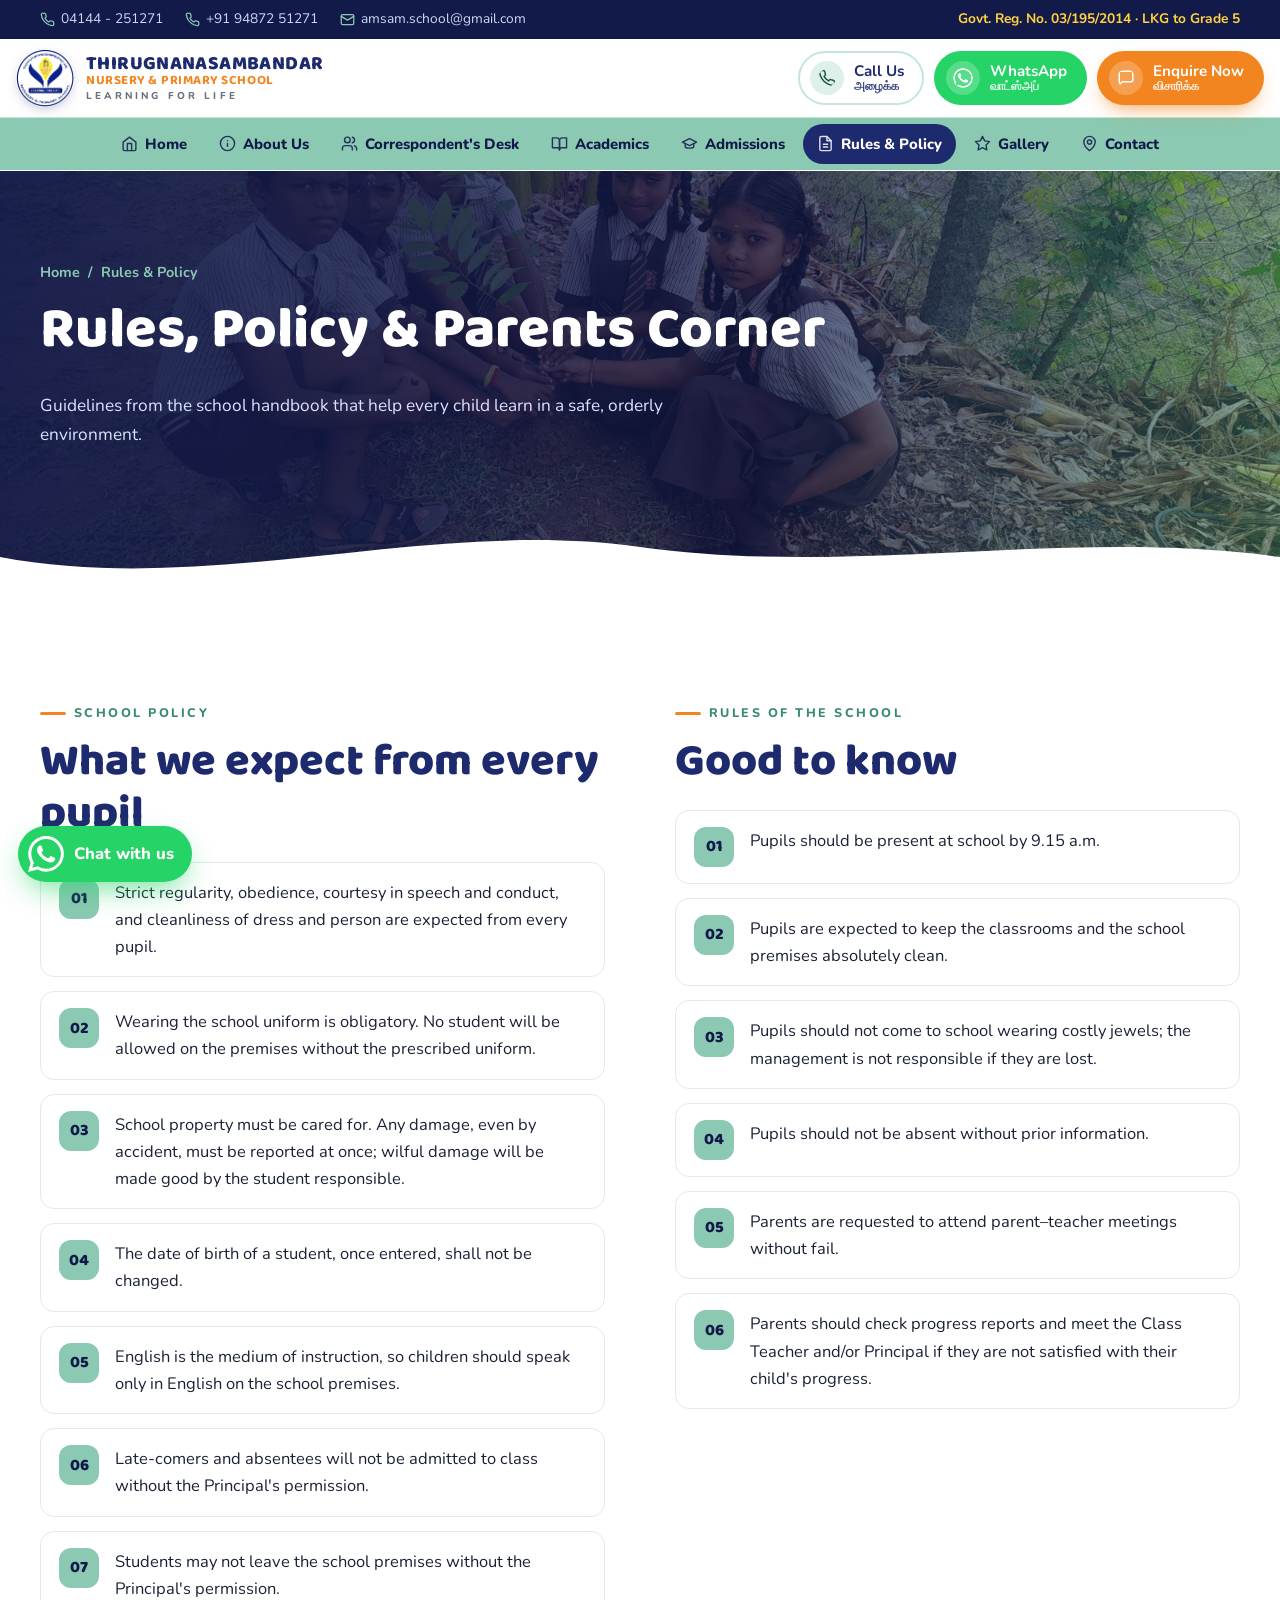
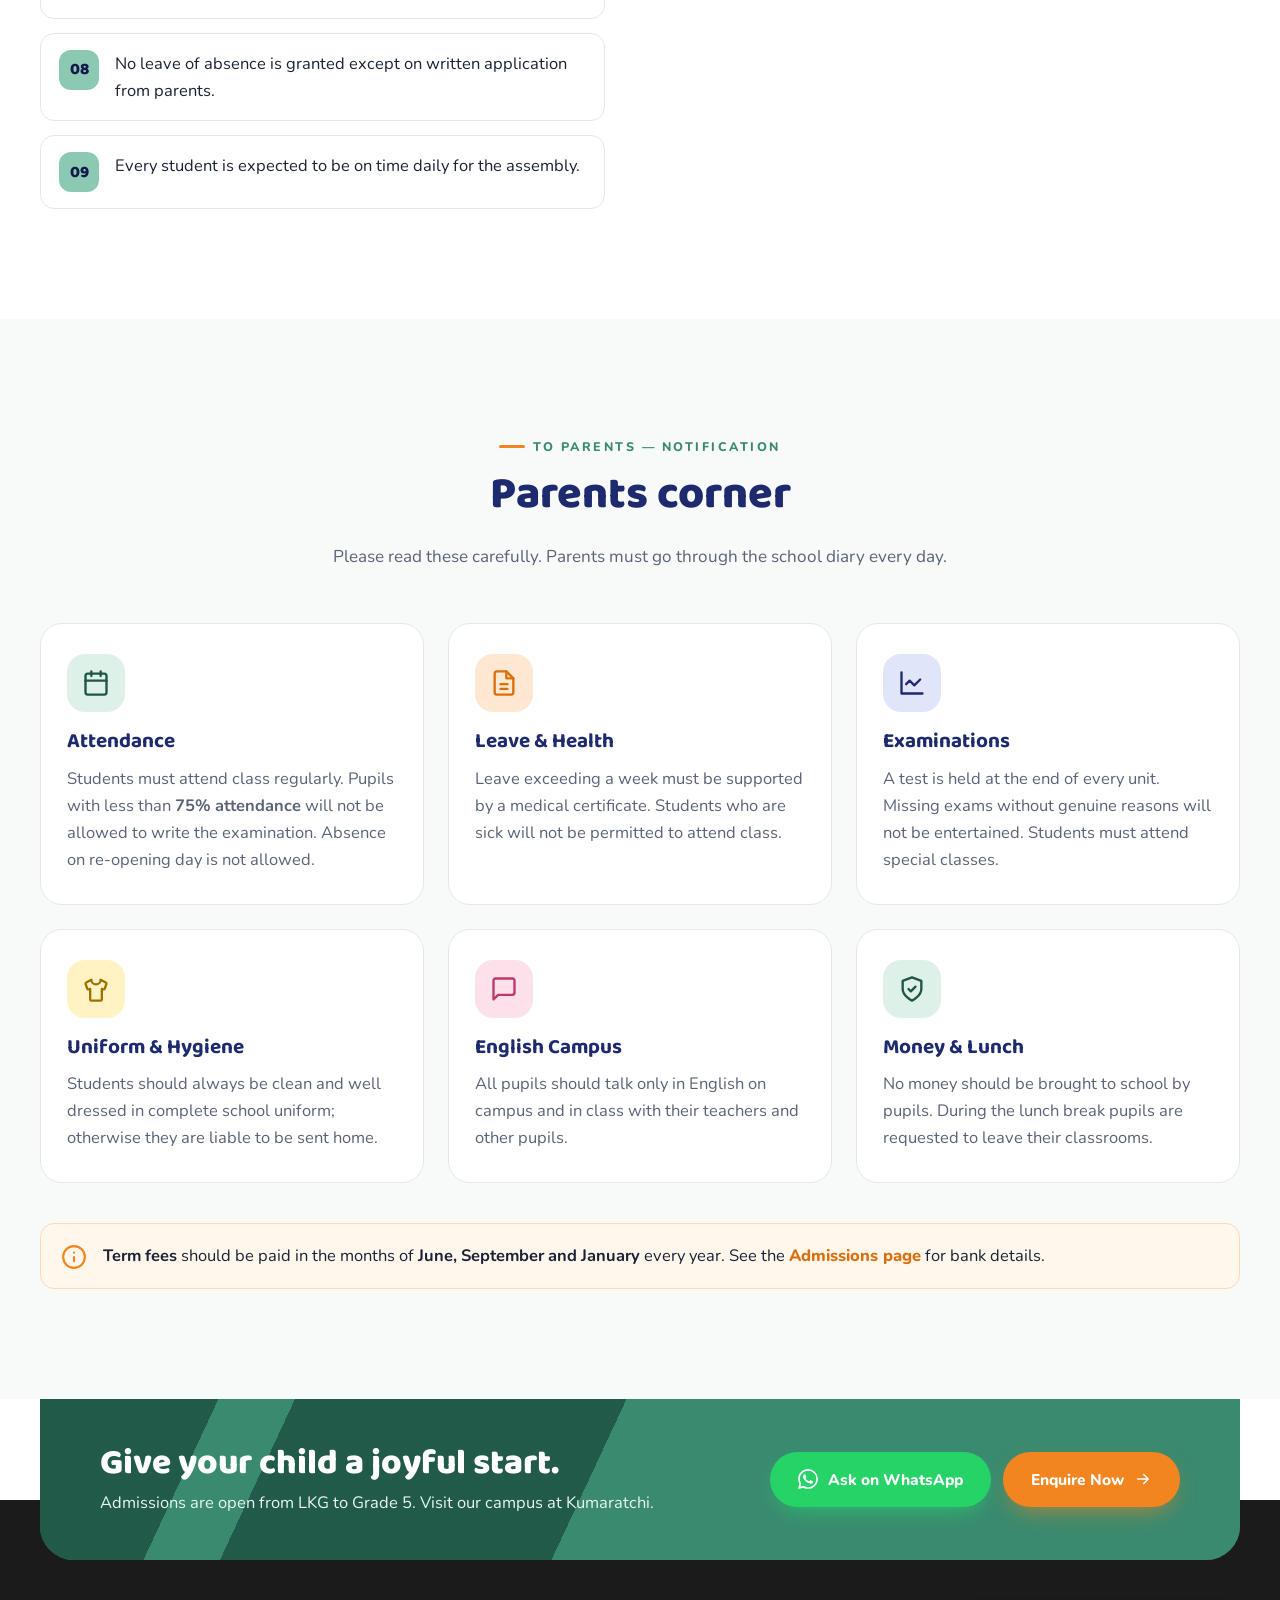
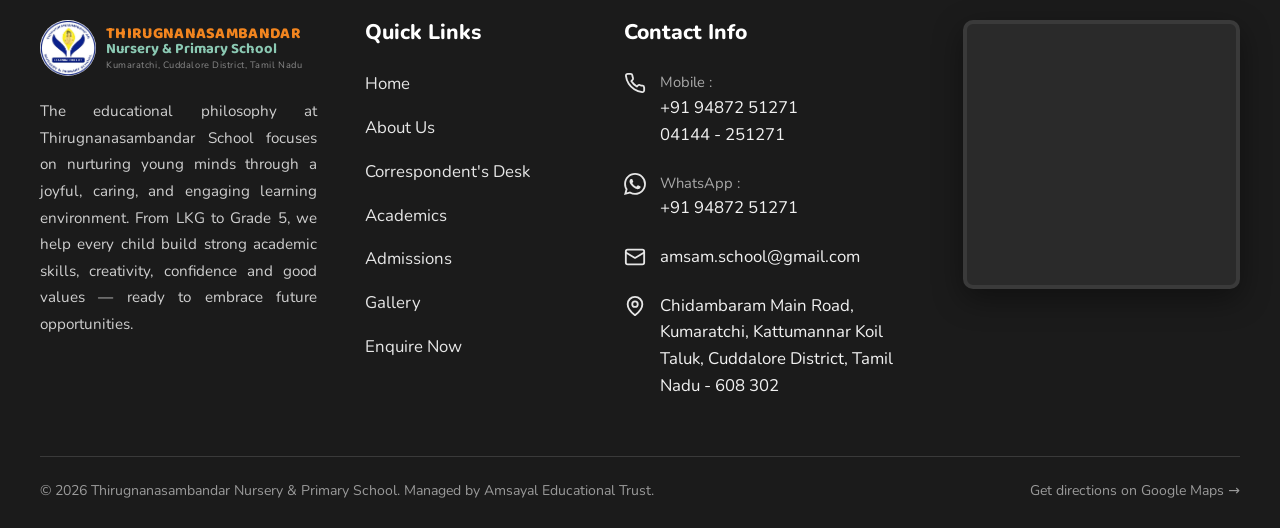
<file: rules.html>
<!DOCTYPE html>
<html lang="en">
<head>
<meta charset="utf-8">
<meta name="viewport" content="width=device-width, initial-scale=1">
<title>Rules & Policy | Thirugnanasambandar Nursery & Primary School</title>
<meta name="description" content="School policy, rules and notifications for parents at Thirugnanasambandar Nursery & Primary School.">
<meta name="theme-color" content="#8BC9B3">
<meta property="og:title" content="Rules & Policy | Thirugnanasambandar Nursery & Primary School">
<meta property="og:description" content="School policy, rules and notifications for parents at Thirugnanasambandar Nursery & Primary School.">
<meta property="og:image" content="assets/img/school-building.jpg">
<link rel="icon" href="assets/img/logo.jpg">
<link rel="preconnect" href="https://fonts.googleapis.com"><link rel="preconnect" href="https://fonts.gstatic.com" crossorigin>
<link href="https://fonts.googleapis.com/css2?family=Baloo+2:wght@600;700;800&family=Nunito:wght@400;600;700;800&display=swap" rel="stylesheet">
<link rel="stylesheet" href="assets/css/style.css">
</head>
<body>
<a class="skip" href="#main">Skip to content</a>
<div class="topbar"><div class="wrap">
  <div class="tb-left">
    <a href="tel:+914144251271"><svg viewBox="0 0 24 24" fill="none" stroke="currentColor" stroke-width="2" stroke-linecap="round" stroke-linejoin="round" aria-hidden="true"><path d="M22 16.9v3a2 2 0 0 1-2.2 2 19.8 19.8 0 0 1-8.6-3.1 19.5 19.5 0 0 1-6-6A19.8 19.8 0 0 1 2.1 4.2 2 2 0 0 1 4.1 2h3a2 2 0 0 1 2 1.7c.1 1 .4 1.9.7 2.8a2 2 0 0 1-.5 2.1L8 9.9a16 16 0 0 0 6 6l1.3-1.3a2 2 0 0 1 2.1-.4c.9.3 1.8.6 2.8.7a2 2 0 0 1 1.7 2z"/></svg> 04144 - 251271</a>
    <a href="tel:+919487251271"><svg viewBox="0 0 24 24" fill="none" stroke="currentColor" stroke-width="2" stroke-linecap="round" stroke-linejoin="round" aria-hidden="true"><path d="M22 16.9v3a2 2 0 0 1-2.2 2 19.8 19.8 0 0 1-8.6-3.1 19.5 19.5 0 0 1-6-6A19.8 19.8 0 0 1 2.1 4.2 2 2 0 0 1 4.1 2h3a2 2 0 0 1 2 1.7c.1 1 .4 1.9.7 2.8a2 2 0 0 1-.5 2.1L8 9.9a16 16 0 0 0 6 6l1.3-1.3a2 2 0 0 1 2.1-.4c.9.3 1.8.6 2.8.7a2 2 0 0 1 1.7 2z"/></svg> +91 94872 51271</a>
    <a class="tb-mail" href="mailto:amsam.school@gmail.com"><svg viewBox="0 0 24 24" fill="none" stroke="currentColor" stroke-width="2" stroke-linecap="round" stroke-linejoin="round" aria-hidden="true"><rect x="2" y="4" width="20" height="16" rx="2"/><path d="m22 7-10 6L2 7"/></svg> amsam.school@gmail.com</a>
  </div>
  <div class="tb-right">Govt. Reg. No. 03/195/2014 &middot; LKG to Grade 5</div>
</div></div>
<header class="header">
  <div class="wrap head-row">
    <a class="brand" href="index.html" aria-label="Thirugnanasambandar Nursery &amp; Primary School home">
      <img src="assets/img/logo.jpg" alt="School emblem" width="58" height="58">
      <span class="brand-text"><b>THIRUGNANASAMBANDAR</b><span>NURSERY &amp; PRIMARY SCHOOL</span><small>LEARNING FOR LIFE</small></span>
    </a>
    <div class="head-actions">
      <a class="hbtn hbtn-call" href="tel:+919487251271" aria-label="Call the school"><svg viewBox="0 0 24 24" fill="none" stroke="currentColor" stroke-width="2" stroke-linecap="round" stroke-linejoin="round" aria-hidden="true"><path d="M22 16.9v3a2 2 0 0 1-2.2 2 19.8 19.8 0 0 1-8.6-3.1 19.5 19.5 0 0 1-6-6A19.8 19.8 0 0 1 2.1 4.2 2 2 0 0 1 4.1 2h3a2 2 0 0 1 2 1.7c.1 1 .4 1.9.7 2.8a2 2 0 0 1-.5 2.1L8 9.9a16 16 0 0 0 6 6l1.3-1.3a2 2 0 0 1 2.1-.4c.9.3 1.8.6 2.8.7a2 2 0 0 1 1.7 2z"/></svg><span><b>Call Us</b><small>அழைக்க</small></span></a>
      <a class="hbtn hbtn-wa" href="https://wa.me/919487251271?text=Hello%20Thirugnanasambandar%20School%2C%20I%20have%20an%20enquiry." target="_blank" rel="noopener" aria-label="Chat on WhatsApp"><svg viewBox="0 0 24 24" fill="currentColor" aria-hidden="true"><path d="M17.47 14.38c-.3-.15-1.76-.87-2.03-.97-.27-.1-.47-.15-.67.15-.2.3-.77.97-.94 1.16-.17.2-.35.22-.64.07-.3-.15-1.26-.46-2.39-1.47-.88-.79-1.48-1.76-1.65-2.06-.17-.3-.02-.46.13-.6.13-.14.3-.35.45-.52.15-.17.2-.3.3-.5.1-.2.05-.37-.03-.52-.07-.15-.67-1.61-.92-2.2-.24-.58-.49-.5-.67-.51h-.57c-.2 0-.52.07-.79.37-.27.3-1.04 1.02-1.04 2.48 0 1.46 1.07 2.88 1.21 3.07.15.2 2.1 3.2 5.08 4.49.71.3 1.26.49 1.7.63.71.22 1.36.19 1.87.12.57-.09 1.76-.72 2-1.41.25-.7.25-1.29.18-1.41-.08-.13-.28-.2-.57-.35m-5.42 7.4h-.01a9.87 9.87 0 0 1-5.03-1.38l-.36-.21-3.74.98 1-3.65-.24-.37a9.86 9.86 0 0 1-1.51-5.26c0-5.45 4.44-9.88 9.89-9.88 2.64 0 5.12 1.03 6.99 2.9a9.83 9.83 0 0 1 2.89 6.99c0 5.45-4.44 9.88-9.89 9.88m8.41-18.3A11.82 11.82 0 0 0 12.05 0C5.5 0 .16 5.34.16 11.89c0 2.1.55 4.14 1.59 5.95L.06 24l6.3-1.65a11.88 11.88 0 0 0 5.68 1.45h.01c6.55 0 11.89-5.34 11.89-11.89a11.82 11.82 0 0 0-3.48-8.41z"/></svg><span><b>WhatsApp</b><small>வாட்ஸ்அப்</small></span></a>
      <a class="hbtn hbtn-enq" href="enquire.html"><svg viewBox="0 0 24 24" fill="none" stroke="currentColor" stroke-width="2" stroke-linecap="round" stroke-linejoin="round" aria-hidden="true"><path d="M21 15a2 2 0 0 1-2 2H7l-4 4V5a2 2 0 0 1 2-2h14a2 2 0 0 1 2 2z"/></svg><span><b>Enquire Now</b><small>விசாரிக்க</small></span></a>
    </div>
  </div>
  <nav class="quicknav" aria-label="Quick links"><div class="wrap"><a href="index.html"><svg viewBox="0 0 24 24" fill="none" stroke="currentColor" stroke-width="2" stroke-linecap="round" stroke-linejoin="round" aria-hidden="true"><path d="m3 10 9-7 9 7v10a2 2 0 0 1-2 2H5a2 2 0 0 1-2-2z"/><path d="M9 22V12h6v10"/></svg><span>Home</span></a><a href="about.html"><svg viewBox="0 0 24 24" fill="none" stroke="currentColor" stroke-width="2" stroke-linecap="round" stroke-linejoin="round" aria-hidden="true"><circle cx="12" cy="12" r="10"/><path d="M12 16v-4M12 8h.01"/></svg><span>About Us</span></a><a href="correspondent.html"><svg viewBox="0 0 24 24" fill="none" stroke="currentColor" stroke-width="2" stroke-linecap="round" stroke-linejoin="round" aria-hidden="true"><path d="M16 21v-2a4 4 0 0 0-4-4H6a4 4 0 0 0-4 4v2"/><circle cx="9" cy="7" r="4"/><path d="M22 21v-2a4 4 0 0 0-3-3.9M16 3.1a4 4 0 0 1 0 7.8"/></svg><span>Correspondent's Desk</span></a><a href="academics.html"><svg viewBox="0 0 24 24" fill="none" stroke="currentColor" stroke-width="2" stroke-linecap="round" stroke-linejoin="round" aria-hidden="true"><path d="M2 4h6a4 4 0 0 1 4 4v13a3 3 0 0 0-3-3H2z"/><path d="M22 4h-6a4 4 0 0 0-4 4v13a3 3 0 0 1 3-3h7z"/></svg><span>Academics</span></a><a href="admissions.html"><svg viewBox="0 0 24 24" fill="none" stroke="currentColor" stroke-width="2" stroke-linecap="round" stroke-linejoin="round" aria-hidden="true"><path d="M22 10 12 5 2 10l10 5 10-5z"/><path d="M6 12v5c3 2 9 2 12 0v-5"/></svg><span>Admissions</span></a><a href="rules.html" class="active" aria-current="page"><svg viewBox="0 0 24 24" fill="none" stroke="currentColor" stroke-width="2" stroke-linecap="round" stroke-linejoin="round" aria-hidden="true"><path d="M14 2H6a2 2 0 0 0-2 2v16a2 2 0 0 0 2 2h12a2 2 0 0 0 2-2V8z"/><path d="M14 2v6h6M9 13h6M9 17h6"/></svg><span>Rules &amp; Policy</span></a><a href="gallery.html"><svg viewBox="0 0 24 24" fill="none" stroke="currentColor" stroke-width="2" stroke-linecap="round" stroke-linejoin="round" aria-hidden="true"><path d="m12 2 3.1 6.3 6.9 1-5 4.9 1.2 6.8L12 17.8 5.8 21l1.2-6.8-5-4.9 6.9-1z"/></svg><span>Gallery</span></a><a href="contact.html"><svg viewBox="0 0 24 24" fill="none" stroke="currentColor" stroke-width="2" stroke-linecap="round" stroke-linejoin="round" aria-hidden="true"><path d="M20 10c0 6-8 12-8 12s-8-6-8-12a8 8 0 0 1 16 0z"/><circle cx="12" cy="10" r="3"/></svg><span>Contact</span></a></div></nav>
</header>
<main id="main">
<section class="page-hero">
  <img class="bg" src="assets/img/tree-planting.jpg" alt="" aria-hidden="true">
  <div class="wrap reveal">
    <div class="crumbs"><a href="index.html">Home</a> <span>/</span> <span>Rules &amp; Policy</span></div>
    <h1>Rules, Policy &amp; Parents Corner</h1>
    <p>Guidelines from the school handbook that help every child learn in a safe, orderly environment.</p>
  </div>
  <div class="wave"><svg viewBox="0 0 1440 70" preserveAspectRatio="none"><path fill="#fff" d="M0 40 C 240 80 480 0 720 30 C 960 60 1200 10 1440 40 L1440 70 L0 70Z"/></svg></div>
</section>
<section class="section"><div class="wrap split" style="align-items:start">
  <div class="reveal">
    <span class="eyebrow">School Policy</span>
    <h2>What we expect from every pupil</h2>
    <ol class="numlist">
      <li>Strict regularity, obedience, courtesy in speech and conduct, and cleanliness of dress and person are expected from every pupil.</li>
      <li>Wearing the school uniform is obligatory. No student will be allowed on the premises without the prescribed uniform.</li>
      <li>School property must be cared for. Any damage, even by accident, must be reported at once; wilful damage will be made good by the student responsible.</li>
      <li>The date of birth of a student, once entered, shall not be changed.</li>
      <li>English is the medium of instruction, so children should speak only in English on the school premises.</li>
      <li>Late-comers and absentees will not be admitted to class without the Principal's permission.</li>
      <li>Students may not leave the school premises without the Principal's permission.</li>
      <li>No leave of absence is granted except on written application from parents.</li>
      <li>Every student is expected to be on time daily for the assembly.</li>
    </ol>
  </div>
  <div class="reveal">
    <span class="eyebrow">Rules of the School</span>
    <h2>Good to know</h2>
    <ol class="numlist">
      <li>Pupils should be present at school by 9.15 a.m.</li>
      <li>Pupils are expected to keep the classrooms and the school premises absolutely clean.</li>
      <li>Pupils should not come to school wearing costly jewels; the management is not responsible if they are lost.</li>
      <li>Pupils should not be absent without prior information.</li>
      <li>Parents are requested to attend parent&ndash;teacher meetings without fail.</li>
      <li>Parents should check progress reports and meet the Class Teacher and/or Principal if they are not satisfied with their child's progress.</li>
    </ol>
  </div>
</div></section>

<section class="section soft"><div class="wrap">
  <div class="head center reveal"><span class="eyebrow">To Parents &mdash; Notification</span><h2>Parents corner</h2>
  <p>Please read these carefully. Parents must go through the school diary every day.</p></div>
  <div class="grid-3">
    <div class="card reveal"><div class="ic"><svg viewBox="0 0 24 24" fill="none" stroke="currentColor" stroke-width="2" stroke-linecap="round" stroke-linejoin="round" aria-hidden="true"><rect x="3" y="4" width="18" height="18" rx="2"/><path d="M16 2v4M8 2v4M3 10h18"/></svg></div><h3>Attendance</h3><p>Students must attend class regularly. Pupils with less than <b>75% attendance</b> will not be allowed to write the examination. Absence on re-opening day is not allowed.</p></div>
    <div class="card c-orange reveal"><div class="ic"><svg viewBox="0 0 24 24" fill="none" stroke="currentColor" stroke-width="2" stroke-linecap="round" stroke-linejoin="round" aria-hidden="true"><path d="M14 2H6a2 2 0 0 0-2 2v16a2 2 0 0 0 2 2h12a2 2 0 0 0 2-2V8z"/><path d="M14 2v6h6M9 13h6M9 17h6"/></svg></div><h3>Leave &amp; Health</h3><p>Leave exceeding a week must be supported by a medical certificate. Students who are sick will not be permitted to attend class.</p></div>
    <div class="card c-navy reveal"><div class="ic"><svg viewBox="0 0 24 24" fill="none" stroke="currentColor" stroke-width="2" stroke-linecap="round" stroke-linejoin="round" aria-hidden="true"><path d="M3 3v18h18"/><path d="m19 9-5 5-4-4-3 3"/></svg></div><h3>Examinations</h3><p>A test is held at the end of every unit. Missing exams without genuine reasons will not be entertained. Students must attend special classes.</p></div>
    <div class="card c-sun reveal"><div class="ic"><svg viewBox="0 0 24 24" fill="none" stroke="currentColor" stroke-width="2" stroke-linecap="round" stroke-linejoin="round" aria-hidden="true"><path d="M20.4 6.5 16 4a4 4 0 0 1-8 0L3.6 6.5a1 1 0 0 0-.5 1.2l1.4 4a1 1 0 0 0 1.2.6L7 12v9a1 1 0 0 0 1 1h8a1 1 0 0 0 1-1v-9l1.3.3a1 1 0 0 0 1.2-.6l1.4-4a1 1 0 0 0-.5-1.2z"/></svg></div><h3>Uniform &amp; Hygiene</h3><p>Students should always be clean and well dressed in complete school uniform; otherwise they are liable to be sent home.</p></div>
    <div class="card c-berry reveal"><div class="ic"><svg viewBox="0 0 24 24" fill="none" stroke="currentColor" stroke-width="2" stroke-linecap="round" stroke-linejoin="round" aria-hidden="true"><path d="M21 15a2 2 0 0 1-2 2H7l-4 4V5a2 2 0 0 1 2-2h14a2 2 0 0 1 2 2z"/></svg></div><h3>English Campus</h3><p>All pupils should talk only in English on campus and in class with their teachers and other pupils.</p></div>
    <div class="card reveal"><div class="ic"><svg viewBox="0 0 24 24" fill="none" stroke="currentColor" stroke-width="2" stroke-linecap="round" stroke-linejoin="round" aria-hidden="true"><path d="M12 22s8-4 8-10V5l-8-3-8 3v7c0 6 8 10 8 10z"/><path d="m9 12 2 2 4-4"/></svg></div><h3>Money &amp; Lunch</h3><p>No money should be brought to school by pupils. During the lunch break pupils are requested to leave their classrooms.</p></div>
  </div>
  <div class="notice mt-3 reveal"><svg viewBox="0 0 24 24" fill="none" stroke="currentColor" stroke-width="2" stroke-linecap="round" stroke-linejoin="round" aria-hidden="true"><circle cx="12" cy="12" r="10"/><path d="M12 16v-4M12 8h.01"/></svg><p><b>Term fees</b> should be paid in the months of <b>June, September and January</b> every year. See the <a href="admissions.html" style="color:var(--orange-600);font-weight:800">Admissions page</a> for bank details.</p></div>
</div></section>

</main>
<section class="cta-band"><div class="wrap"><div class="cta-inner">
  <div><h2>Give your child a joyful start.</h2><p>Admissions are open from LKG to Grade 5. Visit our campus at Kumaratchi.</p></div>
  <div style="display:flex;gap:12px;flex-wrap:wrap"><a class="btn btn-wa" href="https://wa.me/919487251271?text=Hello%20Thirugnanasambandar%20School%2C%20I%20want%20to%20know%20about%20admission." target="_blank" rel="noopener"><svg viewBox="0 0 24 24" fill="currentColor" aria-hidden="true"><path d="M17.47 14.38c-.3-.15-1.76-.87-2.03-.97-.27-.1-.47-.15-.67.15-.2.3-.77.97-.94 1.16-.17.2-.35.22-.64.07-.3-.15-1.26-.46-2.39-1.47-.88-.79-1.48-1.76-1.65-2.06-.17-.3-.02-.46.13-.6.13-.14.3-.35.45-.52.15-.17.2-.3.3-.5.1-.2.05-.37-.03-.52-.07-.15-.67-1.61-.92-2.2-.24-.58-.49-.5-.67-.51h-.57c-.2 0-.52.07-.79.37-.27.3-1.04 1.02-1.04 2.48 0 1.46 1.07 2.88 1.21 3.07.15.2 2.1 3.2 5.08 4.49.71.3 1.26.49 1.7.63.71.22 1.36.19 1.87.12.57-.09 1.76-.72 2-1.41.25-.7.25-1.29.18-1.41-.08-.13-.28-.2-.57-.35m-5.42 7.4h-.01a9.87 9.87 0 0 1-5.03-1.38l-.36-.21-3.74.98 1-3.65-.24-.37a9.86 9.86 0 0 1-1.51-5.26c0-5.45 4.44-9.88 9.89-9.88 2.64 0 5.12 1.03 6.99 2.9a9.83 9.83 0 0 1 2.89 6.99c0 5.45-4.44 9.88-9.89 9.88m8.41-18.3A11.82 11.82 0 0 0 12.05 0C5.5 0 .16 5.34.16 11.89c0 2.1.55 4.14 1.59 5.95L.06 24l6.3-1.65a11.88 11.88 0 0 0 5.68 1.45h.01c6.55 0 11.89-5.34 11.89-11.89a11.82 11.82 0 0 0-3.48-8.41z"/></svg> Ask on WhatsApp</a><a class="btn btn-primary" href="enquire.html">Enquire Now <svg viewBox="0 0 24 24" fill="none" stroke="currentColor" stroke-width="2" stroke-linecap="round" stroke-linejoin="round" aria-hidden="true"><path d="M5 12h14M13 6l6 6-6 6"/></svg></a></div>
</div></div></section>
<footer class="site-footer">
  <div class="wrap footer-grid">
    <div>
      <a class="f-brand" href="index.html"><img src="assets/img/logo.jpg" alt="School emblem" width="56" height="56" loading="lazy">
        <div><b>THIRUGNANASAMBANDAR</b><span>Nursery &amp; Primary School</span><small>Kumaratchi, Cuddalore District, Tamil Nadu</small></div></a>
      <p class="f-about">The educational philosophy at Thirugnanasambandar School focuses on nurturing young minds through a joyful, caring, and engaging learning environment. From LKG to Grade 5, we help every child build strong academic skills, creativity, confidence and good values &mdash; ready to embrace future opportunities.</p>
    </div>
    <div>
      <h4>Quick Links</h4>
      <ul class="f-links">
        <li><a href="index.html">Home</a></li>
        <li><a href="about.html">About Us</a></li>
        <li><a href="correspondent.html">Correspondent's Desk</a></li>
        <li><a href="academics.html">Academics</a></li>
        <li><a href="admissions.html">Admissions</a></li>
        <li><a href="gallery.html">Gallery</a></li>
        <li><a href="enquire.html">Enquire Now</a></li>
      </ul>
    </div>
    <div>
      <h4>Contact Info</h4>
      <ul class="f-contact">
        <li><svg viewBox="0 0 24 24" fill="none" stroke="currentColor" stroke-width="2" stroke-linecap="round" stroke-linejoin="round" aria-hidden="true"><path d="M22 16.9v3a2 2 0 0 1-2.2 2 19.8 19.8 0 0 1-8.6-3.1 19.5 19.5 0 0 1-6-6A19.8 19.8 0 0 1 2.1 4.2 2 2 0 0 1 4.1 2h3a2 2 0 0 1 2 1.7c.1 1 .4 1.9.7 2.8a2 2 0 0 1-.5 2.1L8 9.9a16 16 0 0 0 6 6l1.3-1.3a2 2 0 0 1 2.1-.4c.9.3 1.8.6 2.8.7a2 2 0 0 1 1.7 2z"/></svg><div><small>Mobile :</small><a href="tel:+919487251271">+91 94872 51271</a><br><a href="tel:+914144251271">04144 - 251271</a></div></li>
        <li><svg viewBox="0 0 24 24" fill="currentColor" aria-hidden="true"><path d="M17.47 14.38c-.3-.15-1.76-.87-2.03-.97-.27-.1-.47-.15-.67.15-.2.3-.77.97-.94 1.16-.17.2-.35.22-.64.07-.3-.15-1.26-.46-2.39-1.47-.88-.79-1.48-1.76-1.65-2.06-.17-.3-.02-.46.13-.6.13-.14.3-.35.45-.52.15-.17.2-.3.3-.5.1-.2.05-.37-.03-.52-.07-.15-.67-1.61-.92-2.2-.24-.58-.49-.5-.67-.51h-.57c-.2 0-.52.07-.79.37-.27.3-1.04 1.02-1.04 2.48 0 1.46 1.07 2.88 1.21 3.07.15.2 2.1 3.2 5.08 4.49.71.3 1.26.49 1.7.63.71.22 1.36.19 1.87.12.57-.09 1.76-.72 2-1.41.25-.7.25-1.29.18-1.41-.08-.13-.28-.2-.57-.35m-5.42 7.4h-.01a9.87 9.87 0 0 1-5.03-1.38l-.36-.21-3.74.98 1-3.65-.24-.37a9.86 9.86 0 0 1-1.51-5.26c0-5.45 4.44-9.88 9.89-9.88 2.64 0 5.12 1.03 6.99 2.9a9.83 9.83 0 0 1 2.89 6.99c0 5.45-4.44 9.88-9.89 9.88m8.41-18.3A11.82 11.82 0 0 0 12.05 0C5.5 0 .16 5.34.16 11.89c0 2.1.55 4.14 1.59 5.95L.06 24l6.3-1.65a11.88 11.88 0 0 0 5.68 1.45h.01c6.55 0 11.89-5.34 11.89-11.89a11.82 11.82 0 0 0-3.48-8.41z"/></svg><div><small>WhatsApp :</small><a href="https://wa.me/919487251271?text=Hello%20Thirugnanasambandar%20School%2C%20I%20have%20an%20enquiry." target="_blank" rel="noopener">+91 94872 51271</a></div></li>
        <li><svg viewBox="0 0 24 24" fill="none" stroke="currentColor" stroke-width="2" stroke-linecap="round" stroke-linejoin="round" aria-hidden="true"><rect x="2" y="4" width="20" height="16" rx="2"/><path d="m22 7-10 6L2 7"/></svg><div><a href="mailto:amsam.school@gmail.com">amsam.school@gmail.com</a></div></li>
        <li><svg viewBox="0 0 24 24" fill="none" stroke="currentColor" stroke-width="2" stroke-linecap="round" stroke-linejoin="round" aria-hidden="true"><path d="M20 10c0 6-8 12-8 12s-8-6-8-12a8 8 0 0 1 16 0z"/><circle cx="12" cy="10" r="3"/></svg><div><span>Chidambaram Main Road, Kumaratchi, Kattumannar Koil Taluk, Cuddalore District, Tamil Nadu - 608 302</span></div></li>
      </ul>
    </div>
    <div>
      <div class="f-map"><iframe src="https://maps.google.com/maps?q=Thirugnanasambandar%20Nursery%20and%20Primary%20School%2C%20Kumaratchi%2C%20Tamil%20Nadu%20608302&z=15&output=embed" title="School location on Google Maps" loading="lazy" referrerpolicy="no-referrer-when-downgrade" allowfullscreen></iframe></div>
    </div>
  </div>
  <div class="wrap f-bottom">
    <span>&copy; <span id="year">2026</span> Thirugnanasambandar Nursery &amp; Primary School. Managed by Amsayal Educational Trust.</span>
    <a href="https://maps.app.goo.gl/ySTkk5dZzBN9FbWP8?g_st=aw" target="_blank" rel="noopener">Get directions on Google Maps &rarr;</a>
  </div>
</footer>
<a class="wa-float" href="https://wa.me/919487251271?text=Hello%20Thirugnanasambandar%20School%2C%20I%20have%20an%20enquiry." target="_blank" rel="noopener" aria-label="Chat with the school on WhatsApp"><svg viewBox="0 0 24 24" fill="currentColor" aria-hidden="true"><path d="M17.47 14.38c-.3-.15-1.76-.87-2.03-.97-.27-.1-.47-.15-.67.15-.2.3-.77.97-.94 1.16-.17.2-.35.22-.64.07-.3-.15-1.26-.46-2.39-1.47-.88-.79-1.48-1.76-1.65-2.06-.17-.3-.02-.46.13-.6.13-.14.3-.35.45-.52.15-.17.2-.3.3-.5.1-.2.05-.37-.03-.52-.07-.15-.67-1.61-.92-2.2-.24-.58-.49-.5-.67-.51h-.57c-.2 0-.52.07-.79.37-.27.3-1.04 1.02-1.04 2.48 0 1.46 1.07 2.88 1.21 3.07.15.2 2.1 3.2 5.08 4.49.71.3 1.26.49 1.7.63.71.22 1.36.19 1.87.12.57-.09 1.76-.72 2-1.41.25-.7.25-1.29.18-1.41-.08-.13-.28-.2-.57-.35m-5.42 7.4h-.01a9.87 9.87 0 0 1-5.03-1.38l-.36-.21-3.74.98 1-3.65-.24-.37a9.86 9.86 0 0 1-1.51-5.26c0-5.45 4.44-9.88 9.89-9.88 2.64 0 5.12 1.03 6.99 2.9a9.83 9.83 0 0 1 2.89 6.99c0 5.45-4.44 9.88-9.89 9.88m8.41-18.3A11.82 11.82 0 0 0 12.05 0C5.5 0 .16 5.34.16 11.89c0 2.1.55 4.14 1.59 5.95L.06 24l6.3-1.65a11.88 11.88 0 0 0 5.68 1.45h.01c6.55 0 11.89-5.34 11.89-11.89a11.82 11.82 0 0 0-3.48-8.41z"/></svg><span>Chat with us</span></a>
<button class="to-top" aria-label="Back to top"><svg viewBox="0 0 24 24" fill="none" stroke="currentColor" stroke-width="2" stroke-linecap="round" stroke-linejoin="round" aria-hidden="true"><path d="m18 15-6-6-6 6"/></svg></button>
<nav class="action-bar" aria-label="Quick actions">
  <a href="tel:+919487251271"><svg viewBox="0 0 24 24" fill="none" stroke="currentColor" stroke-width="2" stroke-linecap="round" stroke-linejoin="round" aria-hidden="true"><path d="M22 16.9v3a2 2 0 0 1-2.2 2 19.8 19.8 0 0 1-8.6-3.1 19.5 19.5 0 0 1-6-6A19.8 19.8 0 0 1 2.1 4.2 2 2 0 0 1 4.1 2h3a2 2 0 0 1 2 1.7c.1 1 .4 1.9.7 2.8a2 2 0 0 1-.5 2.1L8 9.9a16 16 0 0 0 6 6l1.3-1.3a2 2 0 0 1 2.1-.4c.9.3 1.8.6 2.8.7a2 2 0 0 1 1.7 2z"/></svg><b>Call</b><small>அழைக்க</small></a>
  <a class="ab-wa" href="https://wa.me/919487251271?text=Hello%20Thirugnanasambandar%20School%2C%20I%20have%20an%20enquiry." target="_blank" rel="noopener"><svg viewBox="0 0 24 24" fill="currentColor" aria-hidden="true"><path d="M17.47 14.38c-.3-.15-1.76-.87-2.03-.97-.27-.1-.47-.15-.67.15-.2.3-.77.97-.94 1.16-.17.2-.35.22-.64.07-.3-.15-1.26-.46-2.39-1.47-.88-.79-1.48-1.76-1.65-2.06-.17-.3-.02-.46.13-.6.13-.14.3-.35.45-.52.15-.17.2-.3.3-.5.1-.2.05-.37-.03-.52-.07-.15-.67-1.61-.92-2.2-.24-.58-.49-.5-.67-.51h-.57c-.2 0-.52.07-.79.37-.27.3-1.04 1.02-1.04 2.48 0 1.46 1.07 2.88 1.21 3.07.15.2 2.1 3.2 5.08 4.49.71.3 1.26.49 1.7.63.71.22 1.36.19 1.87.12.57-.09 1.76-.72 2-1.41.25-.7.25-1.29.18-1.41-.08-.13-.28-.2-.57-.35m-5.42 7.4h-.01a9.87 9.87 0 0 1-5.03-1.38l-.36-.21-3.74.98 1-3.65-.24-.37a9.86 9.86 0 0 1-1.51-5.26c0-5.45 4.44-9.88 9.89-9.88 2.64 0 5.12 1.03 6.99 2.9a9.83 9.83 0 0 1 2.89 6.99c0 5.45-4.44 9.88-9.89 9.88m8.41-18.3A11.82 11.82 0 0 0 12.05 0C5.5 0 .16 5.34.16 11.89c0 2.1.55 4.14 1.59 5.95L.06 24l6.3-1.65a11.88 11.88 0 0 0 5.68 1.45h.01c6.55 0 11.89-5.34 11.89-11.89a11.82 11.82 0 0 0-3.48-8.41z"/></svg><b>WhatsApp</b><small>வாட்ஸ்அப்</small></a>
  <a href="https://wa.me/919487251271?text=Hello%20Thirugnanasambandar%20School%2C%20please%20share%20the%20fees%20details." target="_blank" rel="noopener"><svg viewBox="0 0 24 24" fill="none" stroke="currentColor" stroke-width="2" stroke-linecap="round" stroke-linejoin="round" aria-hidden="true"><path d="M14 2H6a2 2 0 0 0-2 2v16a2 2 0 0 0 2 2h12a2 2 0 0 0 2-2V8z"/><path d="M14 2v6h6M9 13h6M9 17h6"/></svg><b>Fees</b><small>கட்டணம்</small></a>
  <a class="ab-enq" href="enquire.html"><svg viewBox="0 0 24 24" fill="none" stroke="currentColor" stroke-width="2" stroke-linecap="round" stroke-linejoin="round" aria-hidden="true"><path d="M21 15a2 2 0 0 1-2 2H7l-4 4V5a2 2 0 0 1 2-2h14a2 2 0 0 1 2 2z"/></svg><b>Enquire</b><small>விசாரிக்க</small></a>
</nav>
<script src="assets/js/main.js"></script>
</body>
</html>
</file>
<file: assets/css/style.css>
/* =========================================================
   Thirugnanasambandar Nursery & Primary School — Stylesheet
   ========================================================= */
:root{
  --mint:#8BC9B3; --mint-50:#F0F9F5; --mint-100:#DDF1E9; --mint-200:#C3E6D9;
  --mint-600:#4FA88A; --mint-700:#3A8A70; --mint-900:#1F5546;
  --navy:#1E2A6E; --navy-900:#121A4A; --navy-700:#2B3A8C;
  --orange:#F2851F; --orange-600:#DB6F0B; --sun:#FFD23F; --berry:#E8578A;
  --ink:#1B2236; --muted:#5A6378; --line:#E3E8EF; --bg:#FFFFFF; --bg-soft:#F7FAF9;
  --radius:22px; --radius-sm:14px;
  --shadow:0 10px 30px -12px rgba(30,42,110,.22);
  --shadow-lg:0 30px 60px -25px rgba(30,42,110,.35);
  --font-head:"Baloo 2",system-ui,sans-serif; --font-body:"Nunito",system-ui,sans-serif;
  --wrap:1200px;
}
*,*::before,*::after{box-sizing:border-box}
html{scroll-behavior:smooth;overflow-x:clip}
body{margin:0;font-family:var(--font-body);color:var(--ink);background:var(--bg);line-height:1.65;font-size:16.5px;-webkit-font-smoothing:antialiased;overflow-x:hidden}
img,video{max-width:100%;display:block}
a{color:inherit;text-decoration:none}
h1,h2,h3,h4{font-family:var(--font-head);line-height:1.15;margin:0 0 .5em;color:var(--navy)}
h1{font-size:clamp(2.3rem,5.2vw,4rem);font-weight:800}
h2{font-size:clamp(1.9rem,3.6vw,2.8rem);font-weight:800}
h3{font-size:1.3rem;font-weight:700}
p{margin:0 0 1em}
.wrap{width:min(var(--wrap),100% - 40px);margin-inline:auto}
.section{padding:clamp(64px,9vw,110px) 0;position:relative}
.section.soft{background:var(--bg-soft)}
.section.mint{background:linear-gradient(180deg,var(--mint-50),#fff)}
.eyebrow{display:inline-flex;align-items:center;gap:8px;font-weight:800;font-size:.78rem;letter-spacing:.2em;text-transform:uppercase;color:var(--mint-700);margin-bottom:12px}
.eyebrow::before{content:"";width:26px;height:3px;border-radius:3px;background:var(--orange)}
.center{text-align:center}
.head{max-width:720px;margin:0 auto 52px}
.head p{color:var(--muted);font-size:1.07rem}
.hl{color:var(--orange)}
.hl-mint{color:var(--mint-600)}
.lead{font-size:1.12rem;color:var(--muted)}
.skip{position:absolute;left:-999px;top:0;background:var(--navy);color:#fff;padding:10px 16px;z-index:999}
.skip:focus{left:10px;top:10px}

/* ---------- Buttons ---------- */
.btn{display:inline-flex;align-items:center;gap:10px;padding:13px 26px;border-radius:999px;font-weight:800;font-size:.97rem;border:2px solid transparent;cursor:pointer;transition:transform .25s,box-shadow .25s,background .25s,color .25s;font-family:var(--font-body)}
.btn svg{width:18px;height:18px}
.btn-primary{background:var(--orange);color:#fff;box-shadow:0 10px 24px -10px rgba(242,133,31,.8)}
.btn-primary:hover{background:var(--orange-600);transform:translateY(-2px)}
.btn-mint{background:var(--mint);color:var(--navy-900)}
.btn-mint:hover{background:var(--mint-600);color:#fff;transform:translateY(-2px)}
.btn-ghost{border-color:rgba(255,255,255,.7);color:#fff}
.btn-ghost:hover{background:#fff;color:var(--navy)}
.btn-outline{border-color:var(--navy);color:var(--navy)}
.btn-outline:hover{background:var(--navy);color:#fff}
.btn:focus-visible,a:focus-visible,button:focus-visible{outline:3px solid var(--sun);outline-offset:3px}

/* ---------- Top bar & header ---------- */
.topbar{background:var(--navy-900);color:#cfd6f5;font-size:.86rem}
.topbar .wrap{display:flex;justify-content:space-between;align-items:center;gap:16px;padding:8px 0;flex-wrap:wrap}
.topbar a{display:inline-flex;align-items:center;gap:6px}
.topbar a:hover{color:var(--mint)}
.topbar svg{width:15px;height:15px;color:var(--mint)}
.topbar .tb-left{display:flex;gap:22px;flex-wrap:wrap}
.topbar .tb-right{color:var(--sun);font-weight:700}
.header{position:sticky;top:0;z-index:100;background:rgba(255,255,255,.96);backdrop-filter:blur(12px);border-bottom:1px solid transparent;transition:box-shadow .3s,border-color .3s}
.header.scrolled{box-shadow:0 8px 24px -14px rgba(18,26,74,.3);border-color:var(--line)}
.header .wrap{width:min(1320px,100% - 32px);display:flex;align-items:center;justify-content:space-between;gap:20px;padding:12px 0}
.brand{display:flex;align-items:center;gap:12px;min-width:0}
.brand img{width:58px;height:58px;border-radius:50%;flex:none;box-shadow:0 4px 14px -6px rgba(30,42,110,.5)}
.brand-text{display:flex;flex-direction:column;line-height:1.05;min-width:0}
.brand-text b{font-family:var(--font-head);font-weight:800;color:var(--navy);font-size:1.2rem;letter-spacing:.02em;white-space:nowrap}
.brand-text span{font-family:var(--font-head);color:var(--orange);font-weight:700;font-size:.82rem;letter-spacing:.04em;white-space:nowrap}
.brand-text small{white-space:nowrap;font-size:.62rem;letter-spacing:.32em;color:#6b7280;font-weight:800;margin-top:3px}
/* --- Header actions (Call / WhatsApp / Enquire) --- */
.head-row{padding:10px 0!important}
.head-actions{display:flex;gap:10px;align-items:center}
.hbtn{display:inline-flex;align-items:center;gap:10px;padding:8px 18px 8px 10px;border-radius:999px;font-weight:800;transition:transform .2s,box-shadow .2s,background .2s;border:2px solid transparent;line-height:1.1}
.hbtn > svg{width:34px;height:34px;padding:8px;border-radius:50%;flex:none}
.hbtn span{display:flex;flex-direction:column}
.hbtn b{font-size:.95rem}
.hbtn small{font-size:.72rem;font-weight:700;opacity:.85}
.hbtn:hover{transform:translateY(-2px);box-shadow:var(--shadow)}
.hbtn-call{border-color:var(--mint-200);color:var(--navy)}
.hbtn-call > svg{background:var(--mint-100);color:var(--mint-900)}
.hbtn-wa{background:#25D366;color:#fff}
.hbtn-wa > svg{background:rgba(255,255,255,.22);padding:7px}
.hbtn-enq{background:var(--orange);color:#fff;box-shadow:0 10px 22px -10px rgba(242,133,31,.9)}
.hbtn-enq > svg{background:rgba(255,255,255,.22)}
.hbtn-enq.is-on{background:var(--navy)}

/* --- Quick links row: always visible --- */
.quicknav{background:var(--mint);border-top:1px solid var(--mint-200)}
.quicknav .wrap{width:min(1320px,100% - 32px);display:flex;gap:4px;justify-content:center;flex-wrap:wrap;padding:6px 0}
.quicknav a{display:inline-flex;align-items:center;gap:7px;padding:8px 14px;border-radius:999px;font-weight:800;font-size:.93rem;color:var(--navy-900);white-space:nowrap;transition:background .2s,color .2s}
.quicknav a svg{width:17px;height:17px;opacity:.85}
.quicknav a:hover{background:rgba(255,255,255,.55)}
.quicknav a.active{background:var(--navy);color:#fff}

@media (max-width:1100px){
  .hbtn{padding:6px}
  .hbtn span{display:none}
  .hbtn > svg{width:40px;height:40px;padding:10px}
  .hbtn-wa > svg{padding:9px}
}
@media (max-width:1180px){
  .quicknav .wrap{justify-content:flex-start;flex-wrap:nowrap;overflow-x:auto;scrollbar-width:none;-webkit-overflow-scrolling:touch;mask-image:linear-gradient(90deg,#000 92%,transparent)}
  .quicknav .wrap::-webkit-scrollbar{display:none}
}
@media (max-width:760px){.head-actions{display:none}}
@media (max-width:640px){
  .topbar{display:none}
  .quicknav a{padding:7px 12px;font-size:.88rem}
}
@media (max-width:400px){.brand-text b{font-size:.9rem}.brand img{width:42px;height:42px}}

/* --- WhatsApp buttons, floating chat, mobile action bar --- */
.btn-wa{background:#25D366;color:#fff;box-shadow:0 10px 24px -10px rgba(37,211,102,.9)}
.btn-wa:hover{background:#1DA851;transform:translateY(-2px)}
.btn-wa svg{width:20px;height:20px}
.btn-lg{padding:16px 28px;font-size:1.05rem}
.ta-inline{font-weight:700;opacity:.9;font-size:.85rem}
.ta{font-size:.92em;opacity:.9}
.sr{position:absolute;width:1px;height:1px;overflow:hidden;clip:rect(0 0 0 0);white-space:nowrap}
.wa-float{position:fixed;left:18px;bottom:18px;z-index:95;display:flex;align-items:center;gap:10px;background:#25D366;color:#fff;border-radius:999px;padding:10px 18px 10px 10px;font-weight:800;box-shadow:0 12px 30px -8px rgba(37,211,102,.7);transition:transform .2s}
.wa-float svg{width:36px;height:36px}
.wa-float:hover{transform:scale(1.05)}
.wa-float::before{content:"";position:absolute;inset:0;border-radius:inherit;box-shadow:0 0 0 0 rgba(37,211,102,.6);animation:waPulse 2.4s infinite}
@keyframes waPulse{70%{box-shadow:0 0 0 14px rgba(37,211,102,0)}100%{box-shadow:0 0 0 0 rgba(37,211,102,0)}}
.action-bar{display:none}
@media (max-width:760px){
  .wa-float{display:none}
  .action-bar{display:grid;grid-template-columns:repeat(4,1fr);position:fixed;left:0;right:0;bottom:0;z-index:96;background:#fff;box-shadow:0 -8px 24px -10px rgba(18,26,74,.35);padding:6px 6px calc(6px + env(safe-area-inset-bottom))}
  .action-bar a{display:flex;flex-direction:column;align-items:center;gap:1px;padding:6px 2px;border-radius:14px;color:var(--navy);line-height:1.1;text-align:center}
  .action-bar svg{width:26px;height:26px;margin-bottom:3px}
  .action-bar b{font-size:.8rem}
  .action-bar small{font-size:.66rem;color:var(--muted);font-weight:700}
  .action-bar .ab-wa{background:#25D366;color:#fff}.action-bar .ab-wa small{color:#eafff1}
  .action-bar .ab-enq{background:var(--orange);color:#fff}.action-bar .ab-enq small{color:#fff3e6}
  body{padding-bottom:78px}
  .to-top{bottom:92px}
}

/* --- Hero quick enquiry --- */
.quick-enq{display:grid;gap:10px}
.quick-enq input,.quick-enq select{width:100%;padding:13px 16px;border-radius:14px;border:0;font:inherit;font-weight:700;background:#fff;color:var(--ink)}
.quick-enq .btn{justify-content:center;width:100%}
.hero-card .ta{display:block;margin-top:4px;color:var(--mint-100)}

/* --- Contact quick WhatsApp tiles --- */
.wa-quick{display:grid;grid-template-columns:1fr 1fr;gap:12px;margin-top:18px}
.wa-quick a{display:flex;flex-direction:column;gap:2px;padding:18px;border-radius:18px;background:var(--mint-50);border:2px solid var(--mint-200);transition:all .2s}
.wa-quick a svg{width:30px;height:30px;color:#1DA851;margin-bottom:6px}
.wa-quick a b{color:var(--navy);font-size:1.05rem}
.wa-quick a small{color:var(--muted);font-weight:700}
.wa-quick a:hover{border-color:#25D366;background:#effcf3;transform:translateY(-3px)}

/* --- Enquire Now page (template layout) --- */
.enq-section{background:linear-gradient(135deg,#F4F6FF 0%,#F2FBF7 60%,#EAF6FF 100%)}
.enq-card{display:grid;grid-template-columns:1fr 1.05fr;gap:clamp(28px,5vw,64px);background:#F8FBFF;border:1px solid #DCE3EE;border-radius:34px;padding:clamp(26px,4.5vw,56px);box-shadow:0 30px 60px -35px rgba(30,42,110,.35)}
.enq-left .eyebrow::before{display:none}
.enq-left .eyebrow{color:#0E7490;letter-spacing:.25em}
.enq-left h2{font-size:clamp(2rem,4vw,2.8rem);color:#1B2A4A}
.grad{background:linear-gradient(90deg,var(--mint-600),var(--navy-700));-webkit-background-clip:text;background-clip:text;color:transparent}
.enq-contacts{list-style:none;padding:0;margin:26px 0;display:grid;gap:16px}
.enq-contacts li{display:flex;align-items:center;gap:16px;font-weight:600;color:#26324d}
.enq-contacts a:hover{color:var(--mint-700)}
.enq-contacts .ci{width:46px;height:46px;border-radius:50%;background:#E8EEFB;display:grid;place-items:center;color:var(--navy-700);flex:none}
.enq-contacts .ci svg{width:20px;height:20px}
.enq-contacts .ci-wa{background:#DDF8E7;color:#1DA851}
.enq-steps{background:#fff;border:1px dashed var(--mint-600);border-radius:18px;padding:16px 20px}
.enq-steps b{color:var(--navy)}
.enq-steps ol{margin:8px 0 0;padding-left:20px;color:var(--muted);font-weight:700}
.enq-form .row{display:grid;grid-template-columns:1fr 1fr;gap:16px}
.enq-form .fld{margin-bottom:16px}
.enq-form input,.enq-form select,.enq-form textarea{width:100%;padding:15px 20px;border-radius:22px;border:1px solid #C9D3E3;background:#F1F5FD;font:inherit;color:var(--ink);transition:border-color .2s,background .2s,box-shadow .2s}
.enq-form textarea{border-radius:22px;resize:vertical;min-height:118px}
.enq-form select{appearance:none;background-image:url("data:image/svg+xml,%3Csvg xmlns='http://www.w3.org/2000/svg' viewBox='0 0 24 24' fill='none' stroke='%231B2236' stroke-width='2.5' stroke-linecap='round'%3E%3Cpath d='m6 9 6 6 6-6'/%3E%3C/svg%3E");background-repeat:no-repeat;background-position:right 18px center;background-size:18px;padding-right:48px}
.enq-form input::placeholder,.enq-form textarea::placeholder{color:#7C879C}
.enq-form input:focus,.enq-form select:focus,.enq-form textarea:focus{outline:none;border-color:var(--mint-600);background:#fff;box-shadow:0 0 0 4px rgba(139,201,179,.3)}
.enq-form .invalid{border-color:#E5484D!important;box-shadow:0 0 0 4px rgba(229,72,77,.15)!important}
.topics{border:0;padding:0;margin:0 0 18px;display:grid;grid-template-columns:repeat(4,1fr);gap:10px}
.topics legend{font-weight:800;color:var(--navy);margin-bottom:10px;padding:0}
.topic input{position:absolute;opacity:0}
.topic span{display:flex;flex-direction:column;align-items:center;text-align:center;gap:2px;padding:14px 6px;border-radius:18px;border:2px solid #DCE3EE;background:#fff;cursor:pointer;transition:all .2s;height:100%}
.topic svg{width:28px;height:28px;color:var(--mint-700);margin-bottom:4px}
.topic b{font-size:.88rem;color:var(--navy)}
.topic small{font-size:.72rem;color:var(--muted);font-weight:700}
.topic input:checked + span{border-color:var(--mint-600);background:var(--mint-100);box-shadow:0 8px 18px -10px rgba(58,138,112,.7)}
.topic input:focus-visible + span{outline:3px solid var(--sun);outline-offset:2px}
.enq-submit{width:100%;display:flex;align-items:center;justify-content:center;gap:10px;padding:17px 20px;border:0;border-radius:999px;cursor:pointer;color:#fff;font:800 1.05rem var(--font-body);background:linear-gradient(90deg,#1FAF5A 0%,#25D366 45%,var(--mint-700) 100%);box-shadow:0 14px 28px -12px rgba(37,211,102,.8);transition:transform .2s,filter .2s}
.enq-submit:hover{transform:translateY(-2px);filter:brightness(1.05)}
.enq-submit svg{width:22px;height:22px}
.enq-note{margin:12px 0 0;text-align:center;color:var(--muted);font-size:.92rem}
.enq-note a{color:var(--mint-700);font-weight:800}
.form-err{color:#C62828;font-weight:800;margin:0 0 12px}
@media (max-width:960px){.enq-card{grid-template-columns:1fr}}
@media (max-width:600px){.enq-form .row{grid-template-columns:1fr;gap:0}.topics{grid-template-columns:1fr 1fr}}

/* ---------- Hero (home) ---------- */
.hero{position:relative;min-height:clamp(560px,86vh,780px);display:flex;align-items:center;color:#fff;overflow:hidden;isolation:isolate}
.hero video,.hero .hero-bg{position:absolute;inset:0;width:100%;height:100%;object-fit:cover;z-index:-2}
.hero::before{content:"";position:absolute;inset:0;z-index:-1;background:linear-gradient(100deg,rgba(18,26,74,.92) 0%,rgba(18,26,74,.72) 45%,rgba(31,85,70,.35) 100%)}
.hero .wrap{display:grid;grid-template-columns:1.15fr .85fr;gap:40px;align-items:center;padding:70px 0 110px}
.hero h1{color:#fff;margin-bottom:.35em}
.hero h1 .hl{color:var(--sun)}
.hero p.lead{color:#dfe5ff;max-width:560px}
.pill{display:inline-flex;align-items:center;gap:8px;padding:8px 16px;border-radius:999px;background:rgba(139,201,179,.18);border:1px solid rgba(139,201,179,.55);color:var(--mint-100);font-weight:800;font-size:.85rem;margin-bottom:20px}
.pill i{width:8px;height:8px;border-radius:50%;background:var(--mint);box-shadow:0 0 0 4px rgba(139,201,179,.3);animation:pulse 2s infinite}
@keyframes pulse{50%{box-shadow:0 0 0 8px rgba(139,201,179,0)}}
.hero-ctas{display:flex;gap:14px;flex-wrap:wrap;margin-top:28px}
.hero-card{background:rgba(255,255,255,.1);border:1px solid rgba(255,255,255,.25);backdrop-filter:blur(14px);border-radius:28px;padding:26px;justify-self:end;max-width:380px;width:100%}
.hero-card img.emblem{width:110px;height:110px;border-radius:50%;margin:0 auto 14px;box-shadow:0 0 0 6px rgba(255,255,255,.18)}
.hero-card h3{color:#fff;text-align:center;margin-bottom:4px}
.hero-card p{color:#d5dcf7;text-align:center;font-size:.92rem;margin-bottom:16px}
.hero-card ul{list-style:none;padding:0;margin:0;display:grid;gap:10px}
.hero-card li{display:flex;gap:12px;align-items:center;background:rgba(255,255,255,.08);padding:10px 14px;border-radius:14px;font-weight:700;font-size:.93rem}
.hero-card li svg{width:20px;height:20px;color:var(--mint);flex:none}
.wave{position:absolute;left:0;right:0;bottom:-1px;line-height:0;z-index:0}
.wave svg{width:100%;height:70px}
@media (max-width:900px){.hero .wrap{grid-template-columns:1fr}.hero-card{justify-self:start}}

/* ---------- Page hero (inner pages) ---------- */
.page-hero{position:relative;color:#fff;padding:90px 0 120px;overflow:hidden;isolation:isolate;background:var(--navy-900)}
.page-hero .bg{position:absolute;inset:0;width:100%;height:100%;object-fit:cover;z-index:-2;opacity:.9}
.page-hero::before{content:"";position:absolute;inset:0;z-index:-1;background:linear-gradient(100deg,rgba(18,26,74,.94),rgba(18,26,74,.65) 60%,rgba(58,138,112,.45))}
.page-hero h1{color:#fff;font-size:clamp(2.2rem,5vw,3.6rem)}
.page-hero p{color:#dbe2ff;max-width:640px;font-size:1.08rem}
.crumbs{display:flex;gap:8px;align-items:center;font-weight:700;font-size:.9rem;color:var(--mint);margin-bottom:12px}
.crumbs a:hover{color:#fff}

/* ---------- Stats strip ---------- */
.stats{position:relative;z-index:2;margin-top:-70px}
.stats .grid{display:grid;grid-template-columns:repeat(4,1fr);background:#fff;border-radius:var(--radius);box-shadow:var(--shadow-lg);overflow:hidden}
.stat{padding:28px 22px;text-align:center;border-right:1px solid var(--line)}
.stat:last-child{border-right:0}
.stat b{display:block;font-family:var(--font-head);font-size:2.3rem;color:var(--navy);line-height:1}
.stat b em{font-style:normal;color:var(--orange)}
.stat > span{color:var(--muted);font-weight:700;font-size:.92rem}
.stat b span{font:inherit;color:inherit}
@media (max-width:760px){.stats .grid{grid-template-columns:1fr 1fr}.stat:nth-child(2){border-right:0}.stat:nth-child(-n+2){border-bottom:1px solid var(--line)}}

/* ---------- Generic layouts ---------- */
.split{display:grid;grid-template-columns:1fr 1fr;gap:clamp(30px,6vw,70px);align-items:center}
.split.rev > :first-child{order:2}
@media (max-width:900px){.split{grid-template-columns:1fr}.split.rev > :first-child{order:0}}
.grid-2{display:grid;grid-template-columns:repeat(2,1fr);gap:24px}
.grid-3{display:grid;grid-template-columns:repeat(3,1fr);gap:24px}
.grid-4{display:grid;grid-template-columns:repeat(4,1fr);gap:22px}
@media (max-width:1000px){.grid-4{grid-template-columns:repeat(2,1fr)}.grid-3{grid-template-columns:repeat(2,1fr)}}
@media (max-width:640px){.grid-2,.grid-3,.grid-4{grid-template-columns:1fr}}

/* Image collage */
.collage{position:relative;padding:0 30px 40px 0}
.collage .main{border-radius:28px;box-shadow:var(--shadow-lg);aspect-ratio:4/3.2;object-fit:cover;width:100%}
.collage .float{position:absolute;right:0;bottom:0;width:46%;border-radius:20px;border:6px solid #fff;box-shadow:var(--shadow);aspect-ratio:4/3;object-fit:cover}
.collage .badge{position:absolute;left:-14px;top:24px;background:var(--orange);color:#fff;border-radius:18px;padding:14px 18px;font-family:var(--font-head);font-weight:800;line-height:1.1;box-shadow:var(--shadow);text-align:center}
.collage .badge b{display:block;font-size:2rem}
.collage::before{content:"";position:absolute;width:150px;height:150px;border-radius:50%;background:var(--mint);opacity:.35;left:-40px;bottom:-10px;z-index:-1}

.checks{list-style:none;padding:0;margin:20px 0 28px;display:grid;grid-template-columns:1fr 1fr;gap:12px 20px}
.checks li{display:flex;gap:10px;align-items:flex-start;font-weight:700}
.checks li::before{content:"";flex:none;width:22px;height:22px;margin-top:2px;border-radius:50%;background:var(--mint) url("data:image/svg+xml,%3Csvg xmlns='http://www.w3.org/2000/svg' viewBox='0 0 24 24' fill='none' stroke='%23121A4A' stroke-width='3.2' stroke-linecap='round' stroke-linejoin='round'%3E%3Cpath d='M5 12l5 5L20 7'/%3E%3C/svg%3E") center/13px no-repeat}
.checks.one{grid-template-columns:1fr}
@media (max-width:520px){.checks{grid-template-columns:1fr}}

/* Cards */
.card{background:#fff;border:1px solid var(--line);border-radius:var(--radius);padding:30px 26px;transition:transform .3s,box-shadow .3s,border-color .3s;position:relative}
.card:hover{transform:translateY(-6px);box-shadow:var(--shadow);border-color:var(--mint-200)}
.card .ic{width:58px;height:58px;border-radius:18px;display:grid;place-items:center;margin-bottom:18px;background:var(--mint-100);color:var(--mint-900)}
.card .ic svg{width:28px;height:28px}
.card p{color:var(--muted);margin:0}
.card.c-orange .ic{background:#FFE8D2;color:var(--orange-600)}
.card.c-navy .ic{background:#E1E5FA;color:var(--navy)}
.card.c-berry .ic{background:#FCE1EB;color:#C2366A}
.card.c-sun .ic{background:#FFF3C4;color:#9A7400}

/* Number list */
.numlist{counter-reset:n;list-style:none;padding:0;margin:0;display:grid;gap:14px}
.numlist li{counter-increment:n;display:flex;gap:16px;align-items:flex-start;background:#fff;border:1px solid var(--line);border-radius:var(--radius-sm);padding:16px 18px}
.numlist li::before{content:counter(n,decimal-leading-zero);flex:none;font-family:var(--font-head);font-weight:800;color:var(--navy-900);background:var(--mint);width:40px;height:40px;border-radius:12px;display:grid;place-items:center}

/* Info table */
.info-table{width:100%;border-collapse:separate;border-spacing:0;background:#fff;border-radius:var(--radius);overflow:hidden;border:1px solid var(--line)}
.info-table th,.info-table td{text-align:left;padding:16px 20px;border-bottom:1px solid var(--line);vertical-align:top}
.info-table tr:last-child th,.info-table tr:last-child td{border-bottom:0}
.info-table th{background:var(--mint-50);color:var(--navy);font-family:var(--font-head);font-weight:700;width:38%}
.info-table thead th{background:var(--navy);color:#fff}

/* ---------- Correspondent desk ---------- */
.desk{display:grid;grid-template-columns:340px 1fr;gap:clamp(30px,5vw,60px);align-items:start}
.desk-photo{position:relative}
.desk-photo .ph{aspect-ratio:4/5;border-radius:28px;background:linear-gradient(160deg,var(--mint) 0%,var(--mint-600) 100%);display:grid;place-items:center;overflow:hidden;box-shadow:var(--shadow-lg)}
.desk-photo .ph img{width:100%;height:100%;object-fit:cover}
.desk-photo .ph .initials{font-family:var(--font-head);font-size:5rem;font-weight:800;color:#fff;opacity:.95}
.desk-photo .name{background:#fff;border-radius:18px;box-shadow:var(--shadow);padding:16px 18px;margin:-40px 20px 0;position:relative;text-align:center}
.desk-photo .name b{display:block;font-family:var(--font-head);color:var(--navy);font-size:1.25rem}
.desk-photo .name span{color:var(--orange);font-weight:800;font-size:.88rem;letter-spacing:.06em;text-transform:uppercase}
.desk-msg{position:relative;background:#fff;border-radius:28px;padding:clamp(26px,4vw,46px);border:1px solid var(--line)}
.desk-msg::before{content:"\201C";position:absolute;top:-30px;right:30px;font-family:Georgia,serif;font-size:9rem;line-height:1;color:var(--mint)}
.desk-msg p{color:#3b4357}
.desk-msg .sign{font-family:var(--font-head);color:var(--navy);font-weight:700;font-size:1.1rem;margin-top:20px}
@media (max-width:900px){.desk{grid-template-columns:1fr}.desk-photo{max-width:340px}}

.member{background:#fff;border-radius:var(--radius);border:1px solid var(--line);overflow:hidden;text-align:center;transition:transform .3s,box-shadow .3s}
.member:hover{transform:translateY(-6px);box-shadow:var(--shadow)}
.member .ph{aspect-ratio:1/1;background:linear-gradient(160deg,var(--mint-100),var(--mint));display:grid;place-items:center}
.member .ph img{width:100%;height:100%;object-fit:cover}
.member .ph .initials{width:120px;height:120px;border-radius:50%;background:#fff;color:var(--navy);display:grid;place-items:center;font-family:var(--font-head);font-size:2.4rem;font-weight:800;box-shadow:var(--shadow)}
.member .body{padding:22px 20px 26px}
.member .body h3{margin-bottom:2px}
.member .role{color:var(--orange);font-weight:800;font-size:.85rem;letter-spacing:.06em;text-transform:uppercase}
.member .body p{color:var(--muted);font-size:.95rem;margin:10px 0 0}
.member.c2 .ph{background:linear-gradient(160deg,#FFE8D2,#F7B57A)}
.member.c3 .ph{background:linear-gradient(160deg,#E1E5FA,#9AA6E0)}

/* Teaser desk on home */
.desk-teaser{display:grid;grid-template-columns:auto 1fr;gap:30px;align-items:center;background:linear-gradient(120deg,var(--navy-900),var(--navy-700));color:#fff;border-radius:32px;padding:clamp(28px,4vw,48px);position:relative;overflow:hidden}
.desk-teaser::after{content:"";position:absolute;width:320px;height:320px;border-radius:50%;background:var(--mint);opacity:.15;right:-80px;top:-120px}
.desk-teaser .av{width:140px;height:140px;border-radius:50%;background:var(--mint);display:grid;place-items:center;font-family:var(--font-head);font-size:3rem;font-weight:800;color:var(--navy-900);border:6px solid rgba(255,255,255,.2)}
.desk-teaser h2{color:#fff;font-size:clamp(1.6rem,3vw,2.2rem)}
.desk-teaser p{color:#d7defa}
.desk-teaser .eyebrow{color:var(--mint)}
@media (max-width:700px){.desk-teaser{grid-template-columns:1fr}}

/* ---------- Video cards ---------- */
.video-grid{display:grid;grid-template-columns:1.6fr 1fr;gap:24px;align-items:stretch}
.vcard{position:relative;border-radius:var(--radius);overflow:hidden;background:#000;box-shadow:var(--shadow)}
.vcard video{width:100%;height:100%;object-fit:cover;background:#000}
.vcard.tall video{aspect-ratio:9/16;object-fit:cover}
.vcard .cap{position:absolute;left:14px;top:14px;background:rgba(18,26,74,.8);color:#fff;padding:6px 14px;border-radius:999px;font-weight:800;font-size:.82rem;pointer-events:none}
.video-stack{display:grid;gap:24px}
@media (max-width:900px){.video-grid{grid-template-columns:1fr}.vcard.tall{max-width:420px;margin-inline:auto;width:100%}}

/* ---------- Gallery ---------- */
.filters{display:flex;gap:10px;flex-wrap:wrap;justify-content:center;margin-bottom:34px}
.filters button{border:2px solid var(--line);background:#fff;border-radius:999px;padding:9px 20px;font-weight:800;font-family:var(--font-body);cursor:pointer;color:#334;transition:all .2s;font-size:.93rem}
.filters button:hover{border-color:var(--mint)}
.filters button.active{background:var(--navy);color:#fff;border-color:var(--navy)}
.masonry{columns:3 300px;column-gap:18px}
.masonry figure{break-inside:avoid;margin:0 0 18px;border-radius:18px;overflow:hidden;position:relative;cursor:zoom-in;background:#eee}
.masonry figure.hide{display:none}
.masonry img{width:100%;transition:transform .5s}
.masonry figure:hover img{transform:scale(1.05)}
.masonry figcaption{position:absolute;inset:auto 0 0 0;padding:30px 16px 14px;color:#fff;font-weight:800;font-size:.92rem;background:linear-gradient(transparent,rgba(18,26,74,.85));opacity:0;transform:translateY(8px);transition:all .3s}
.masonry figure:hover figcaption,.masonry figure:focus-within figcaption{opacity:1;transform:none}
@media (hover:none){.masonry figcaption{opacity:1;transform:none}}
.masonry figure.video-item{cursor:default}
.masonry figure.video-item video{width:100%}

.lightbox{position:fixed;inset:0;background:rgba(10,14,40,.94);display:none;align-items:center;justify-content:center;z-index:300;padding:30px}
.lightbox.open{display:flex}
.lightbox img{max-height:84vh;max-width:min(1200px,100%);border-radius:14px;box-shadow:0 30px 60px rgba(0,0,0,.5)}
.lightbox p{position:absolute;bottom:22px;left:0;right:0;text-align:center;color:#fff;font-weight:700}
.lb-btn{position:absolute;width:52px;height:52px;border-radius:50%;border:0;background:rgba(255,255,255,.14);color:#fff;font-size:1.6rem;cursor:pointer;display:grid;place-items:center}
.lb-btn:hover{background:var(--mint);color:var(--navy-900)}
.lb-close{top:20px;right:20px}.lb-prev{left:20px;top:50%;transform:translateY(-50%)}.lb-next{right:20px;top:50%;transform:translateY(-50%)}

/* Home gallery preview */
.mosaic{display:grid;grid-template-columns:repeat(4,1fr);grid-auto-rows:200px;gap:16px}
.mosaic a{border-radius:18px;overflow:hidden;position:relative}
.mosaic img{width:100%;height:100%;object-fit:cover;transition:transform .5s}
.mosaic a:hover img{transform:scale(1.06)}
.mosaic .w2{grid-column:span 2}.mosaic .h2{grid-row:span 2}
@media (max-width:800px){.mosaic{grid-template-columns:1fr 1fr;grid-auto-rows:150px}}

/* ---------- Timeline (exams) ---------- */
.timeline{display:grid;grid-template-columns:repeat(6,1fr);gap:14px}
.tl{background:#fff;border-radius:18px;padding:20px 16px;border-top:5px solid var(--mint);box-shadow:0 6px 18px -10px rgba(30,42,110,.25)}
.tl.term{border-top-color:var(--orange)}
.tl small{font-weight:800;color:var(--muted);letter-spacing:.1em;text-transform:uppercase;font-size:.72rem}
.tl b{display:block;font-family:var(--font-head);color:var(--navy);font-size:1.15rem;margin:4px 0}
.tl span{font-weight:800;color:var(--mint-700)}
.tl.term span{color:var(--orange-600)}
@media (max-width:1000px){.timeline{grid-template-columns:repeat(3,1fr)}}
@media (max-width:560px){.timeline{grid-template-columns:repeat(2,1fr)}}

/* Classes */
.class-card{border-radius:var(--radius);padding:30px;color:var(--navy-900);position:relative;overflow:hidden}
.class-card h3{font-size:1.6rem}
.class-card .tag{display:inline-block;background:rgba(255,255,255,.65);border-radius:999px;padding:4px 12px;font-weight:800;font-size:.8rem;margin-bottom:12px}
.class-card.k{background:linear-gradient(140deg,#FFF3C4,#FFD9A8)}
.class-card.p{background:linear-gradient(140deg,var(--mint-100),var(--mint))}
.class-card ul{padding-left:18px;margin:10px 0 0}
.class-card li{margin-bottom:4px;font-weight:600}

/* Quote */
.quote{background:var(--mint);border-radius:28px;padding:clamp(28px,5vw,56px);text-align:center;position:relative;overflow:hidden}
.quote blockquote{margin:0 auto;max-width:820px;font-family:var(--font-head);font-size:clamp(1.25rem,2.4vw,1.75rem);color:var(--navy-900);font-weight:700;line-height:1.35}
.quote cite{display:block;margin-top:16px;font-style:normal;font-weight:800;color:var(--mint-900)}

/* Prayer cards */
.prayer{background:#fff;border-radius:var(--radius);padding:28px;border:1px solid var(--line);text-align:center}
.prayer h3{color:var(--orange)}
.prayer p{font-family:var(--font-head);font-size:1.08rem;color:var(--navy);line-height:1.55;margin:0;white-space:pre-line}

/* Bank / notice box */
.notice{display:flex;gap:16px;align-items:flex-start;background:#FFF7EC;border:1px solid #FFD9AE;border-radius:var(--radius-sm);padding:18px 20px}
.notice svg{width:26px;height:26px;color:var(--orange);flex:none;margin-top:2px}
.notice p{margin:0}
.bank{background:linear-gradient(135deg,var(--navy-900),var(--navy-700));color:#fff;border-radius:var(--radius);padding:28px}
.bank h3{color:#fff}
.bank dl{display:grid;grid-template-columns:auto 1fr;gap:8px 18px;margin:0}
.bank dt{color:var(--mint);font-weight:800}
.bank dd{margin:0;font-weight:700;word-break:break-word}

/* ---------- Contact ---------- */
.contact-cards{display:grid;grid-template-columns:repeat(3,1fr);gap:22px}
@media (max-width:860px){.contact-cards{grid-template-columns:1fr}}
.cc{background:#fff;border-radius:var(--radius);padding:28px;border:1px solid var(--line);display:flex;gap:16px}
.cc .ic{width:52px;height:52px;border-radius:16px;background:var(--mint);display:grid;place-items:center;flex:none;color:var(--navy-900)}
.cc .ic svg{width:24px;height:24px}
.cc h3{margin-bottom:4px;font-size:1.15rem}
.cc p,.cc a{color:var(--muted);margin:0;font-weight:600;display:block}
.cc a:hover{color:var(--orange)}
.form{background:#fff;border-radius:28px;padding:clamp(24px,4vw,40px);box-shadow:var(--shadow-lg)}
.form .row{display:grid;grid-template-columns:1fr 1fr;gap:16px}
@media (max-width:600px){.form .row{grid-template-columns:1fr}}
.form label{display:block;font-weight:800;font-size:.88rem;margin-bottom:6px;color:var(--navy)}
.form input,.form select,.form textarea{width:100%;padding:13px 16px;border-radius:14px;border:2px solid var(--line);font:inherit;background:var(--bg-soft);transition:border-color .2s,background .2s}
.form input:focus,.form select:focus,.form textarea:focus{outline:none;border-color:var(--mint-600);background:#fff}
.form .field{margin-bottom:16px}
.map-big{border-radius:28px;overflow:hidden;box-shadow:var(--shadow-lg);border:6px solid #fff;height:100%;min-height:420px}
.map-big iframe{width:100%;height:100%;min-height:420px;border:0;display:block}

/* ---------- CTA band (sits on top of footer, Velammal-style) ---------- */
.cta-band{position:relative;z-index:2;margin-bottom:-60px}
.cta-inner{position:relative;overflow:hidden;border-radius:0 0 34px 34px;padding:44px clamp(24px,5vw,60px);display:flex;align-items:center;justify-content:space-between;gap:24px;flex-wrap:wrap;background:var(--mint-700);color:#fff}
.cta-inner::before{content:"";position:absolute;inset:0;background:linear-gradient(115deg,var(--mint-900) 0 14%,transparent 14% 20%,var(--mint-900) 20% 46%,var(--mint-700) 46%);opacity:.9;z-index:0}
.cta-inner > *{position:relative;z-index:1}
.cta-inner h2{color:#fff;margin:0;font-size:clamp(1.5rem,3vw,2.2rem)}
.cta-inner p{margin:6px 0 0;color:#E7F6F0}

/* ---------- Footer (Velammal Bodhi Campus layout) ---------- */
.site-footer{background:#1b1b1b;color:#cfcfcf;padding:120px 0 0;font-size:.95rem}
.footer-grid{display:grid;grid-template-columns:1.05fr .8fr 1.1fr 1.05fr;gap:48px;align-items:start;padding-bottom:56px}
.f-brand{min-width:0;display:flex;align-items:center;gap:10px;margin-bottom:22px}
.f-brand img{width:56px;height:56px;border-radius:50%}
.f-brand div{line-height:1.05}
.f-brand b{display:block;font-family:var(--font-head);font-weight:800;font-size:.98rem;color:var(--orange);letter-spacing:.02em}
.f-brand span{display:block;font-family:var(--font-head);font-weight:700;font-size:.92rem;color:var(--mint)}
.f-brand small{display:block;font-size:.58rem;color:#8a8a8a;letter-spacing:.06em;margin-top:3px}
.f-about{text-align:justify;line-height:1.75;color:#cfcfcf;margin:0}
.site-footer h4{color:#fff;font-family:var(--font-body);font-weight:800;font-size:1.32rem;margin:0 0 26px}
.f-links{list-style:none;padding:0;margin:0;display:grid;gap:16px}
.f-links a{color:#e6e6e6;font-size:1.05rem;transition:color .2s,padding .2s}
.f-links a:hover{color:var(--mint);padding-left:4px}
.f-contact{list-style:none;padding:0;margin:0;display:grid;gap:22px}
.f-contact li{display:flex;gap:14px;align-items:flex-start}
.f-contact svg{width:22px;height:22px;flex:none;color:#e6e6e6;margin-top:2px}
.f-contact small{display:block;color:#a9a9a9;font-size:.92rem}
.f-contact a,.f-contact span{color:#f1f1f1;font-size:1.05rem;line-height:1.6;word-break:break-word}
.f-contact a:hover{color:var(--mint)}
.f-map{border-radius:10px;overflow:hidden;border:4px solid #3a3a3a;box-shadow:0 10px 30px rgba(0,0,0,.4);aspect-ratio:1.03/1;background:#2a2a2a}
.f-map iframe{width:100%;height:100%;border:0;display:block;filter:saturate(1.05)}
.f-bottom{border-top:1px solid #3a3a3a;padding:22px 0 26px;display:flex;justify-content:space-between;gap:14px;flex-wrap:wrap;color:#9a9a9a;font-size:.88rem}
.f-bottom a:hover{color:var(--mint)}
@media (max-width:1050px){.footer-grid{grid-template-columns:1fr 1fr}}
@media (max-width:620px){.footer-grid{grid-template-columns:1fr;gap:38px}.f-map{aspect-ratio:16/11}}

/* Back to top + whatsapp-style call */
.to-top{position:fixed;right:18px;bottom:22px;width:48px;height:48px;border-radius:50%;background:var(--orange);color:#fff;border:0;display:grid;place-items:center;box-shadow:var(--shadow);cursor:pointer;opacity:0;transform:translateY(20px);transition:all .3s;z-index:90}
.to-top.show{opacity:1;transform:none}
.to-top svg{width:22px;height:22px}

/* Reveal animation */
.reveal{opacity:0;transform:translateY(26px);transition:opacity .8s ease,transform .8s cubic-bezier(.2,.8,.2,1)}
.reveal.in{opacity:1;transform:none}
@media (prefers-reduced-motion:reduce){.reveal{opacity:1;transform:none;transition:none}html{scroll-behavior:auto}.pill i{animation:none}}

/* Decorative blobs */
.blob{position:absolute;border-radius:50%;filter:blur(2px);z-index:-1;pointer-events:none}
.mt-0{margin-top:0}.mb-0{margin-bottom:0}.mt-2{margin-top:24px}.mt-3{margin-top:40px}

.enq-form .lbl{display:flex;justify-content:space-between;gap:8px;font-weight:800;font-size:.86rem;color:var(--navy);margin:0 0 6px 8px}
.enq-form .lbl small{color:var(--muted);font-weight:700}
.enq-form .lbl em{color:#E5484D;font-style:normal}
@media (max-width:640px){.brand-text small{display:none}.enq-submit{font-size:.98rem;padding:16px}}
</file>
